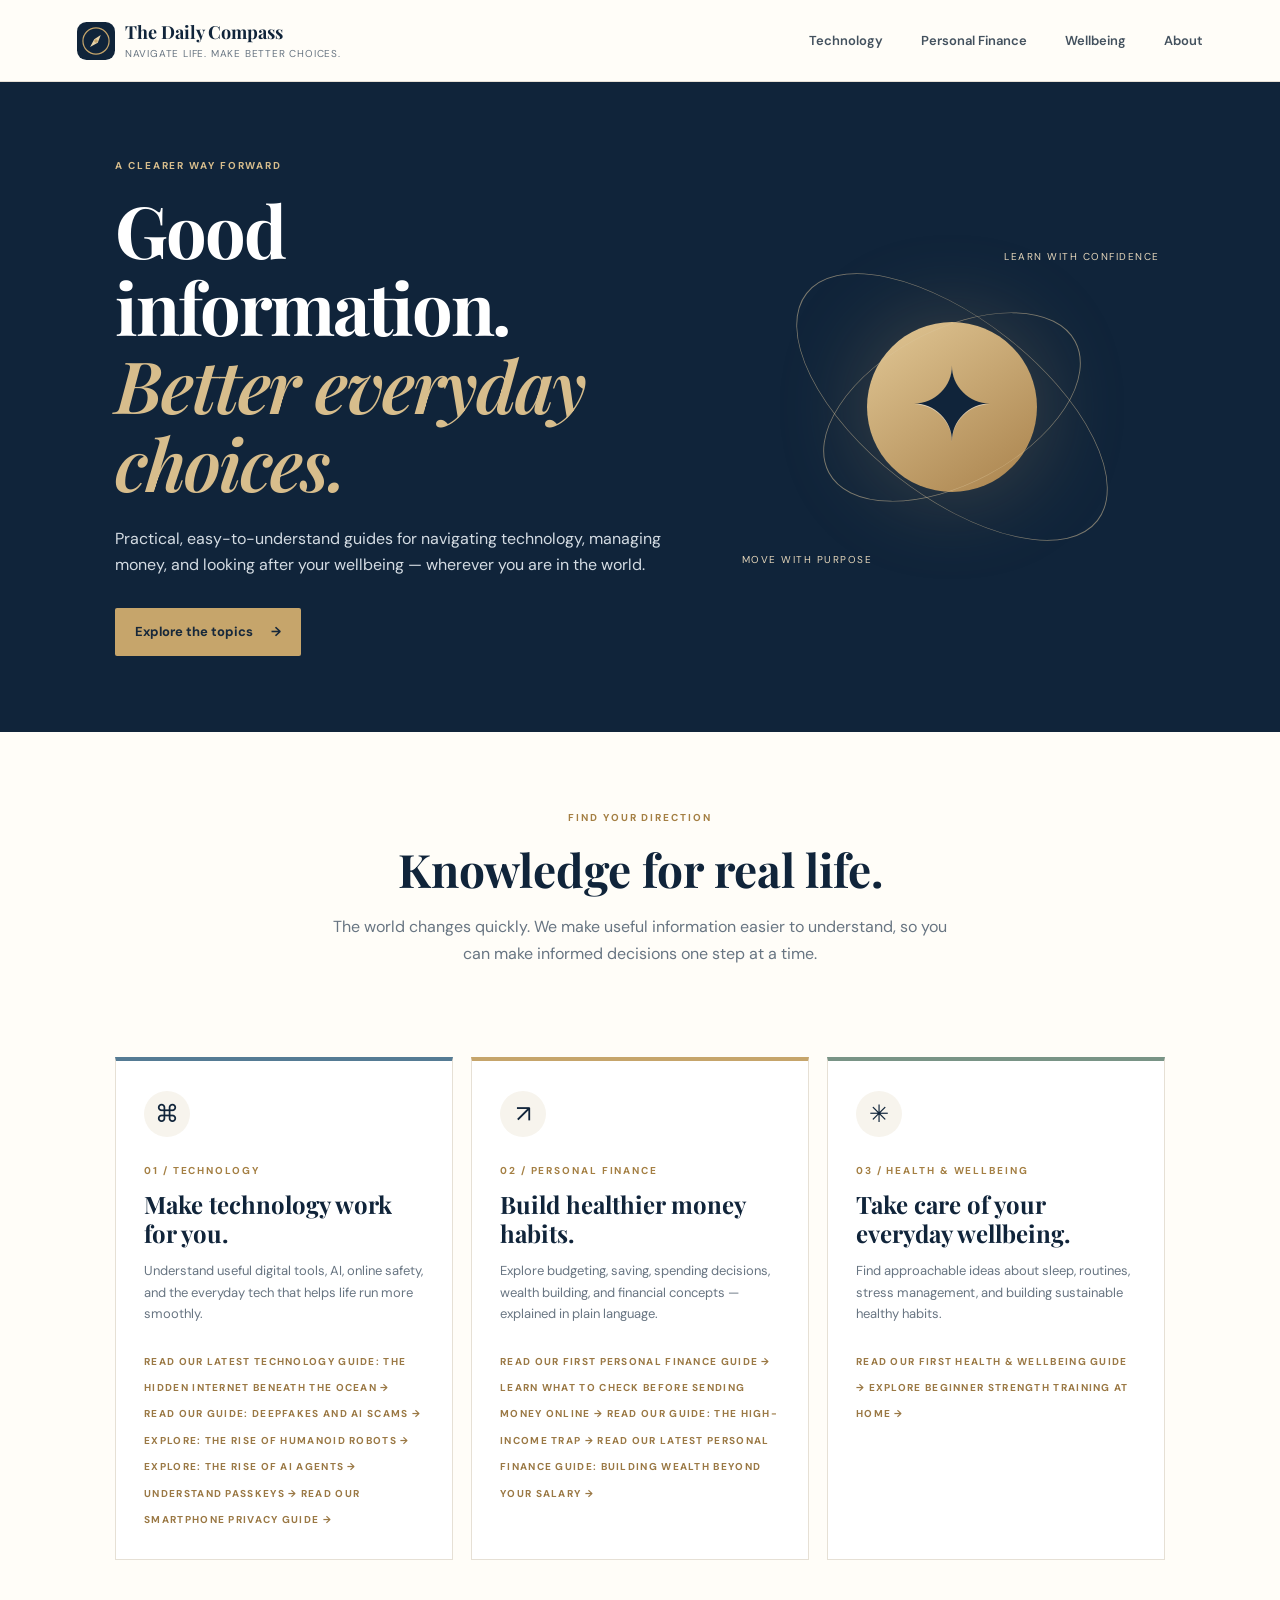
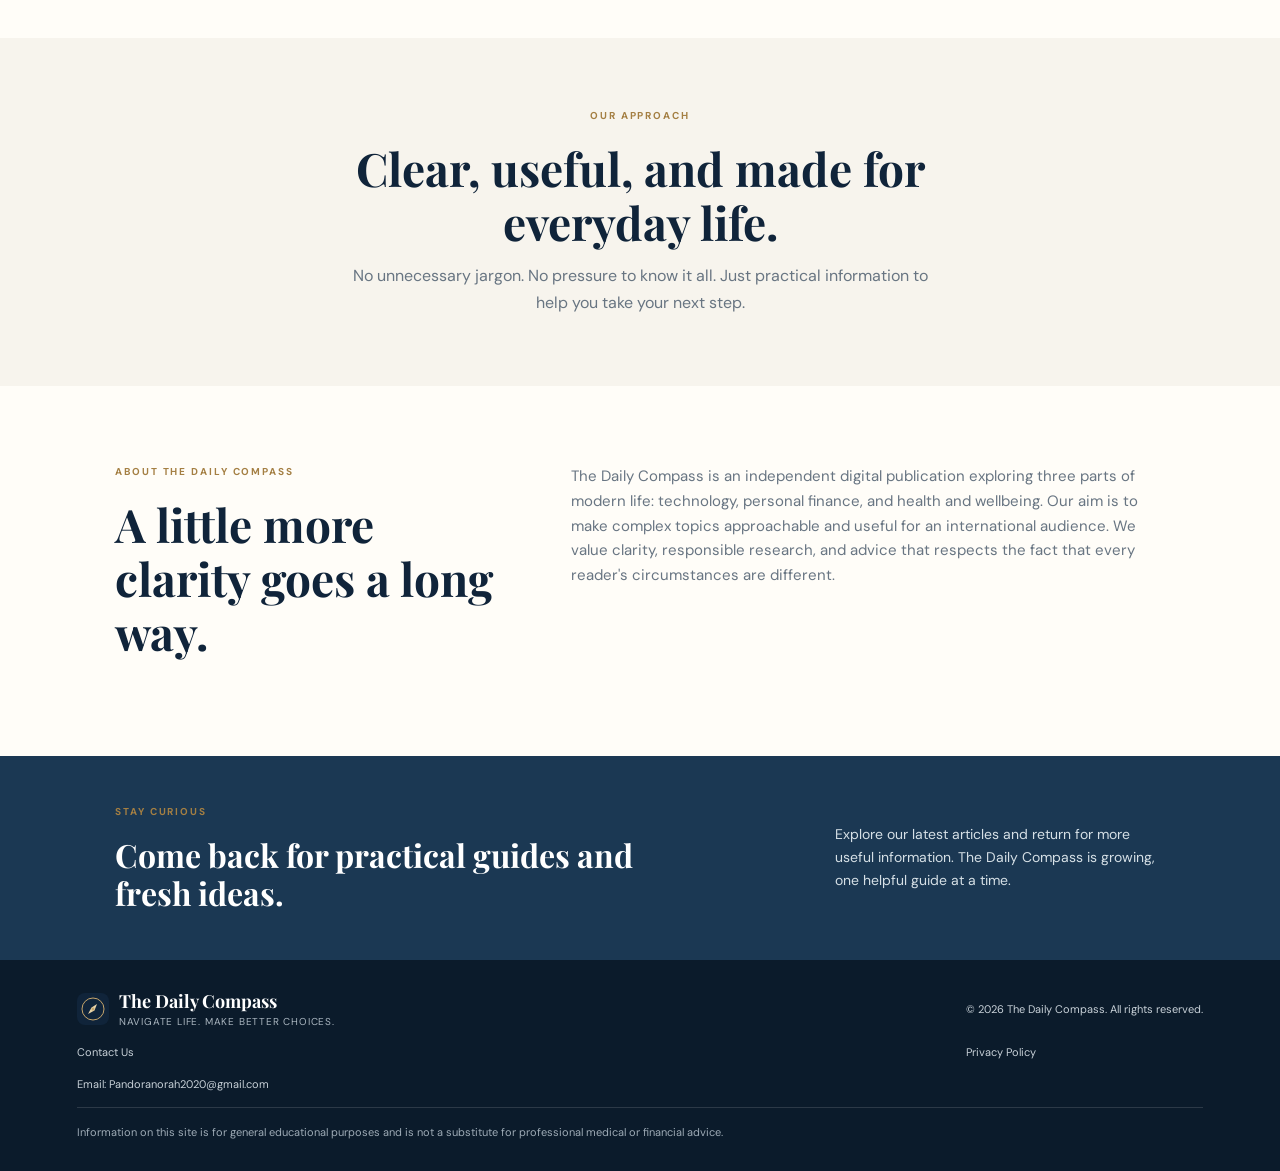
<file: index.html>
<!doctype html>
<html lang="en">

<head>
<meta charset="utf-8">
<meta name="viewport" content="width=device-width, initial-scale=1">

<title>The Daily Compass | Navigate Life. Make Better Choices.</title>

<meta name="description" content="The Daily Compass shares practical guides on technology, personal finance, and wellbeing to help you make better everyday decisions around the world.">

<!-- Google Search Console Verification: Cloudflare -->
<meta name="google-site-verification" content="niSRmLJpJioyuc1fLSVejvi6iPAMfOR2q-Q2uCCCyGE">

<!-- Google Search Console Verification: GitHub Pages -->
<meta name="google-site-verification" content="lFwDkpeKa295SKS8rfj2bWEa2eMhIiLLbjTRxKoqGhQ">

<meta name="theme-color" content="#10243a">

<!-- Social Sharing Metadata -->
<meta property="og:type" content="website">
<meta property="og:site_name" content="The Daily Compass">
<meta property="og:title" content="The Daily Compass | Navigate Life. Make Better Choices.">
<meta property="og:description" content="Practical, easy-to-understand guides on technology, personal finance, and health and wellbeing for readers around the world.">
<meta property="og:url" content="https://compass.dailycompass.workers.dev/">
<meta property="og:image" content="https://compass.dailycompass.workers.dev/compass.svg">
<meta property="og:image:alt" content="The Daily Compass publication logo">

<!-- Twitter Sharing Metadata -->
<meta name="twitter:card" content="summary">
<meta name="twitter:title" content="The Daily Compass | Navigate Life. Make Better Choices.">
<meta name="twitter:description" content="Practical guides on technology, personal finance, and wellbeing for readers around the world.">
<meta name="twitter:image" content="https://compass.dailycompass.workers.dev/compass.svg">

<!-- Favicon -->
<link rel="icon" href="compass.svg" type="image/svg+xml">

<!-- Stylesheet -->
<link rel="stylesheet" href="styles.css">

</head>

<body>

<header class="site-header">

<a class="brand" href="#home" aria-label="The Daily Compass home">
<img src="compass.svg" alt="" width="38" height="38">

<span>
<strong>The Daily Compass</strong>
<small>Navigate life. Make better choices.</small>
</span>
</a>

<button class="menu-toggle" aria-label="Open navigation" aria-expanded="false">☰</button>

<nav class="nav">
<a href="#technology">Technology</a>
<a href="#finance">Personal Finance</a>
<a href="#wellbeing">Wellbeing</a>
<a href="#about">About</a>
</nav>

</header>

<main id="home">

<!-- HERO SECTION -->

<section class="hero">

<div class="hero-copy">

<p class="eyebrow">A clearer way forward</p>

<h1>Good information.<br><em>Better everyday choices.</em></h1>

<p class="hero-text">
Practical, easy-to-understand guides for navigating technology,
managing money, and looking after your wellbeing — wherever you
are in the world.
</p>

<a class="button" href="#explore">
Explore the topics <span aria-hidden="true">→</span>
</a>

</div>

<div class="hero-art" aria-hidden="true">
<div class="sun"></div>
<div class="orbit orbit-one"></div>
<div class="orbit orbit-two"></div>
<div class="compass-mark">✦</div>
<span class="art-label label-top">Learn with confidence</span>
<span class="art-label label-bottom">Move with purpose</span>
</div>

</section>

<!-- INTRODUCTION -->

<section class="intro section" id="explore">

<p class="eyebrow">Find your direction</p>

<h2>Knowledge for real life.</h2>

<p class="section-lead">
The world changes quickly. We make useful information easier to
understand, so you can make informed decisions one step at a time.
</p>

</section>

<!-- TOPIC CARDS -->

<section class="topics section">

<!-- TECHNOLOGY -->

<article class="topic-card tech" id="technology">

<div class="topic-icon" aria-hidden="true">⌘</div>

<p class="eyebrow">01 / Technology</p>

<h3>Make technology work for you.</h3>

<p>
Understand useful digital tools, AI, online safety, and the
everyday tech that helps life run more smoothly.
</p>

<a class="coming" href="the-hidden-internet-beneath-the-ocean">
Read our latest Technology guide: The Hidden Internet Beneath the Ocean →
</a>

<a class="coming" href="deepfakes-ai-scams-how-to-recognise-fakes.html">
Read our guide: Deepfakes and AI Scams →
</a>

<a class="coming" href="rise-of-humanoid-robots-everyday-life.html">
Explore: The Rise of Humanoid Robots →
</a>

<a class="coming" href="rise-of-ai-agents-future-of-work.html">
Explore: The Rise of AI Agents →
</a>

<a class="coming" href="passkeys-explained.html">
Understand Passkeys →
</a>

<a class="coming" href="technology-smartphone-privacy.html">
Read our smartphone privacy guide →
</a>

</article>

<!-- PERSONAL FINANCE -->

<article class="topic-card money" id="finance">

<div class="topic-icon" aria-hidden="true">↗</div>

<p class="eyebrow">02 / Personal Finance</p>

<h3>Build healthier money habits.</h3>

<p>
Explore budgeting, saving, spending decisions, wealth building,
and financial concepts — explained in plain language.
</p>

<a class="coming" href="simple-monthly-budget.html">
Read our first Personal Finance guide →
</a>

<a class="coming" href="checks-before-sending-money-online.html">
Learn what to check before sending money online →
</a>

<a class="coming" href="the-wealth-gap-high-income-financial-freedom.html">
Read our guide: The High-Income Trap →
</a>

<a class="coming" href="building-wealth-beyond-your-salary-assets-equity-income.html">
Read our latest Personal Finance guide: Building Wealth Beyond Your Salary →
</a>

</article>

<!-- HEALTH AND WELLBEING -->

<article class="topic-card wellness" id="wellbeing">

<div class="topic-icon" aria-hidden="true">✳</div>

<p class="eyebrow">03 / Health &amp; Wellbeing</p>

<h3>Take care of your everyday wellbeing.</h3>

<p>
Find approachable ideas about sleep, routines, stress management,
and building sustainable healthy habits.
</p>

<a class="coming" href="seven-habits-better-sleep.html">
Read our first Health &amp; Wellbeing guide →
</a>

<a class="coming" href="beginner-strength-training-exercises-at-home.html">
Explore beginner strength training at home →
</a>

</article>

</section>

<!-- OUR APPROACH -->

<section class="quote-band">

<p class="eyebrow">Our approach</p>

<h2>Clear, useful, and made for everyday life.</h2>

<p>
No unnecessary jargon. No pressure to know it all. Just practical
information to help you take your next step.
</p>

</section>

<!-- ABOUT -->

<section class="about section" id="about">

<div>

<p class="eyebrow">About The Daily Compass</p>

<h2>A little more clarity goes a long way.</h2>

</div>

<p>
The Daily Compass is an independent digital publication exploring
three parts of modern life: technology, personal finance, and
health and wellbeing. Our aim is to make complex topics approachable
and useful for an international audience. We value clarity,
responsible research, and advice that respects the fact that
every reader's circumstances are different.
</p>

</section>

<!-- CONTACT STRIP -->

<section class="contact-strip" id="contact">

<div>

<p class="eyebrow">Stay curious</p>

<h2>Come back for practical guides and fresh ideas.</h2>

</div>

<p>
Explore our latest articles and return for more useful information.
The Daily Compass is growing, one helpful guide at a time.
</p>

</section>

</main>

<!-- FOOTER -->

<footer class="footer">

<a class="brand footer-brand" href="#home">

<img src="compass.svg" alt="" width="32" height="32">

<span>
<strong>The Daily Compass</strong>
<small>Navigate life. Make better choices.</small>
</span>

</a>

<p>© <span id="year"></span> The Daily Compass. All rights reserved.</p>

<p><a href="contact.html">Contact Us</a></p>

<p><a href="privacy-policy.html">Privacy Policy</a></p>

<p>
Email:
<a href="mailto:Pandoranorah2020@gmail.com">
Pandoranorah2020@gmail.com
</a>
</p>

<p class="disclaimer">
Information on this site is for general educational purposes and
is not a substitute for professional medical or financial advice.
</p>

</footer>

<script src="script.js"></script>

</body>
</html>
</file>
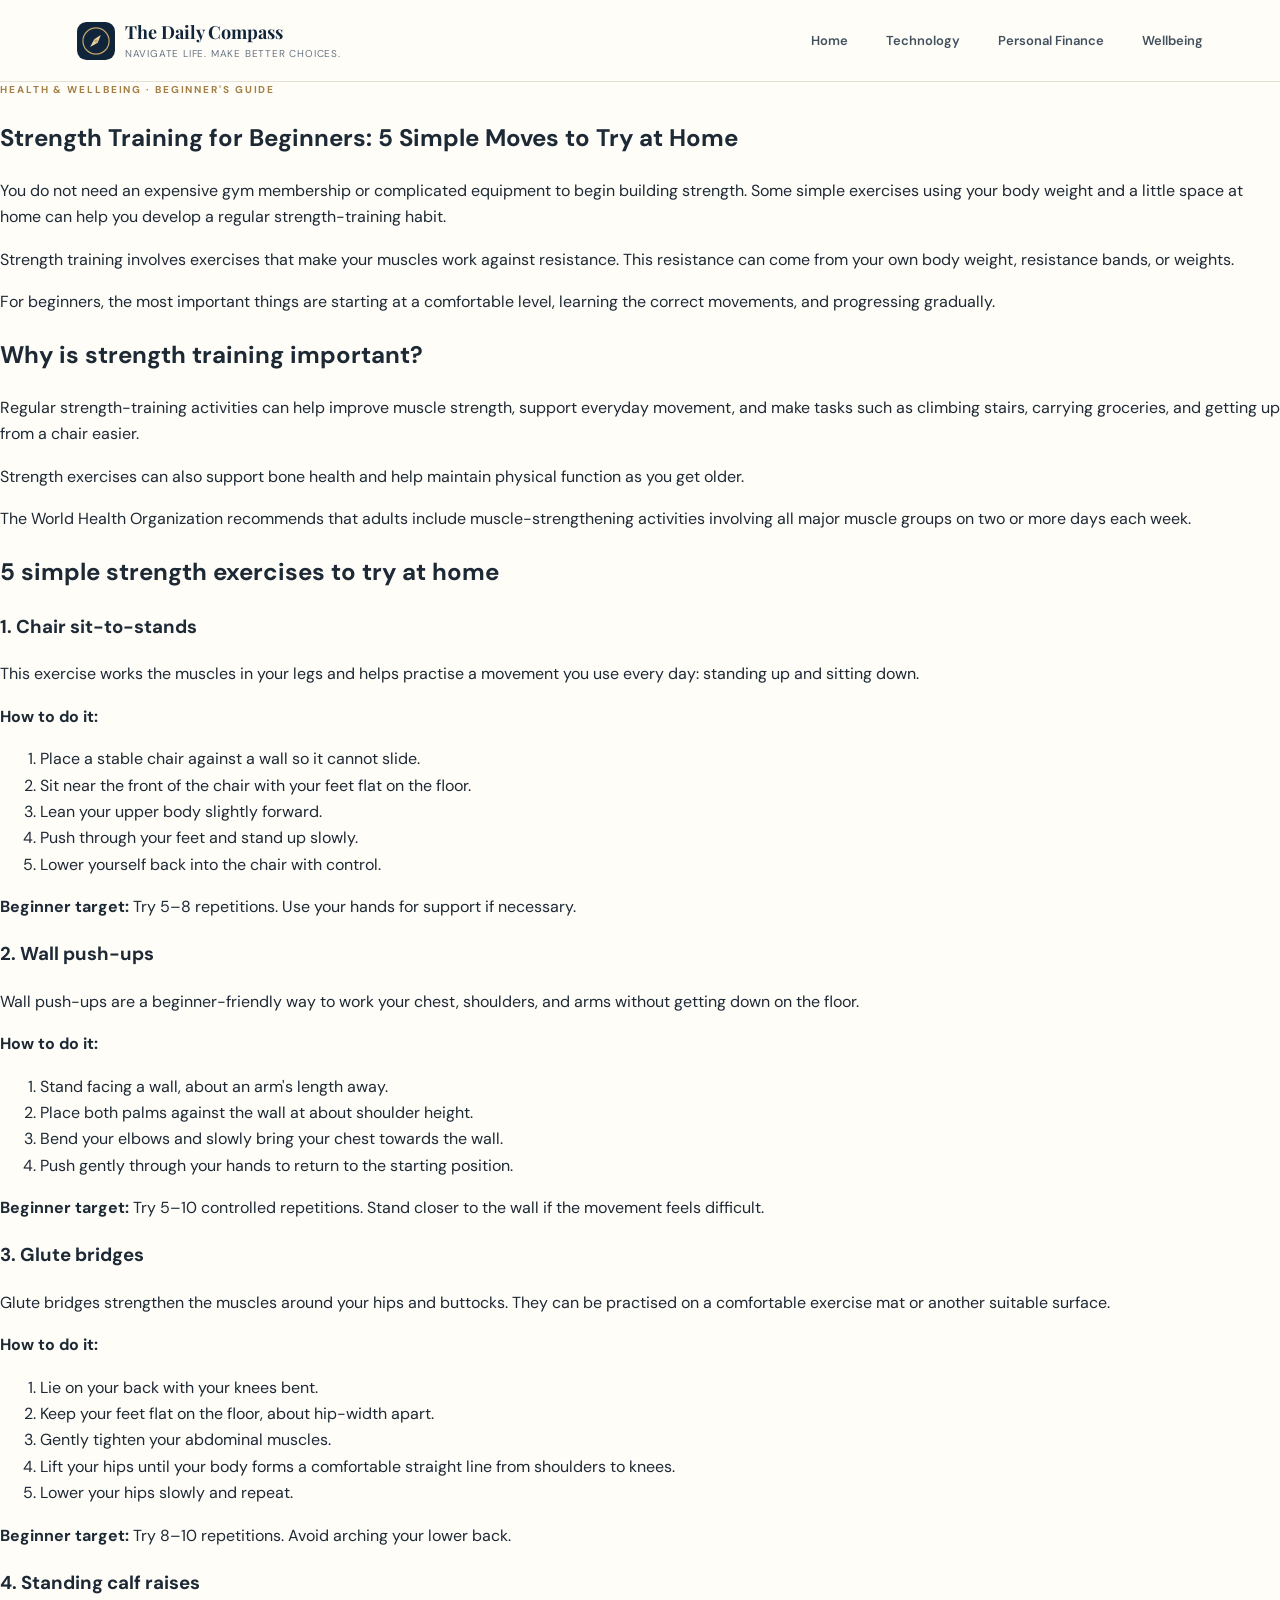
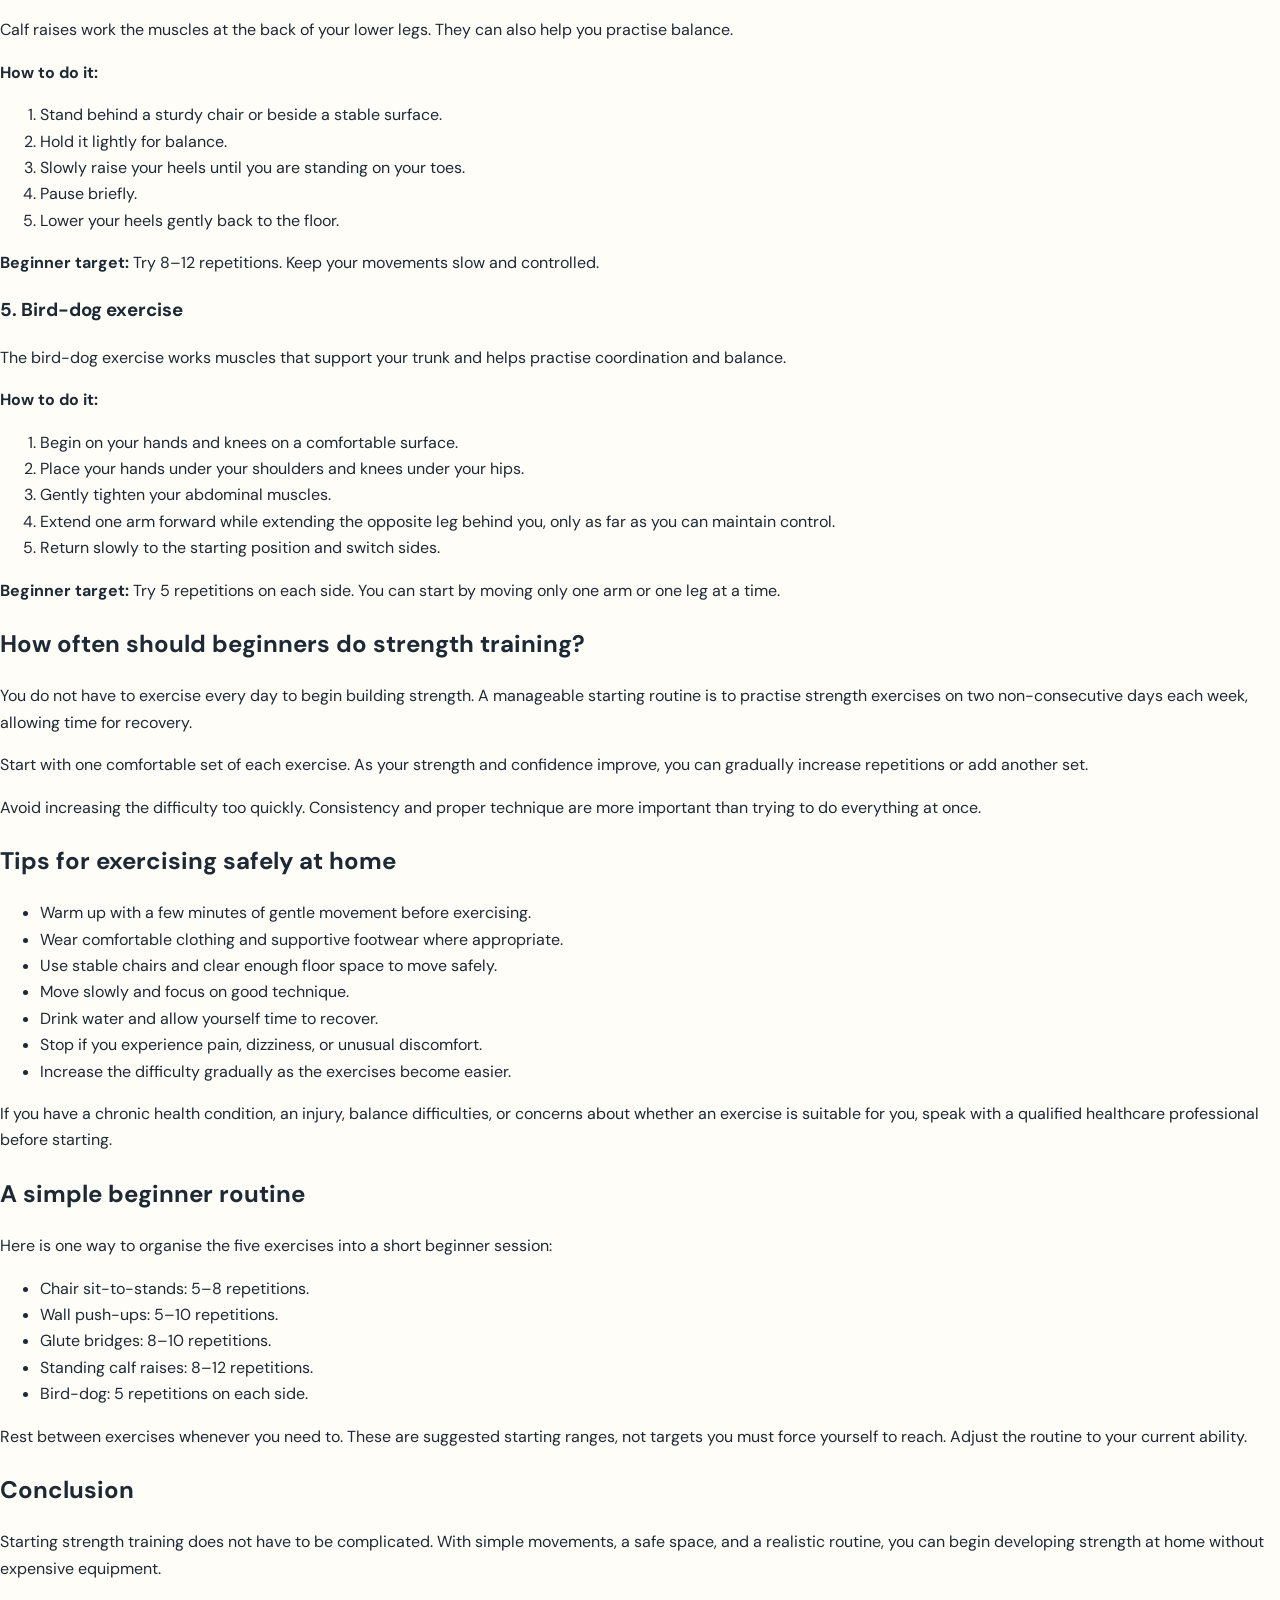
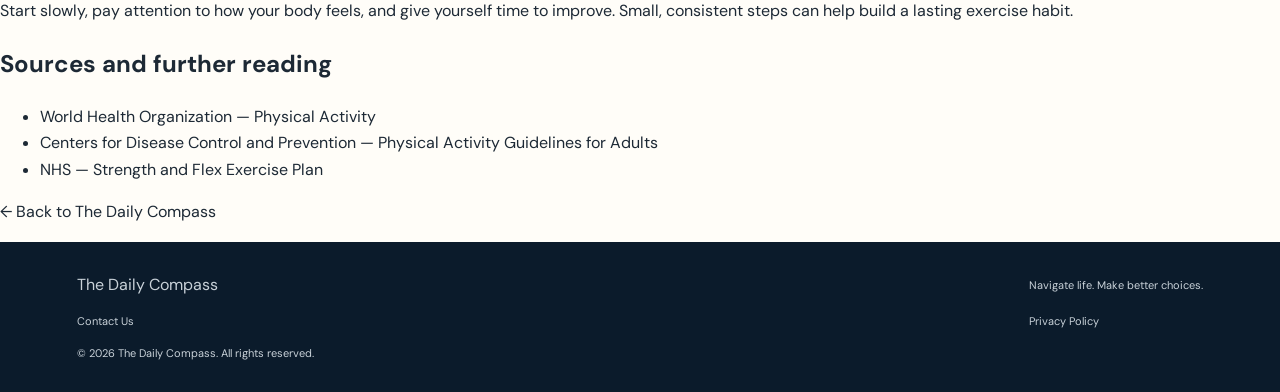
<file: beginner-strength-training-exercises-at-home.html>
<!DOCTYPE html>
<html lang="en">
<head>
  <meta charset="UTF-8">
  <meta name="viewport" content="width=device-width, initial-scale=1.0">
  <meta name="description" content="Discover five beginner-friendly strength exercises you can do at home, how to practise them safely, and how to build a simple exercise routine.">
  <meta name="theme-color" content="#10243a">
  <title>Strength Training for Beginners: 5 Simple Moves to Try at Home | The Daily Compass</title>
  <link rel="icon" href="compass.svg" type="image/svg+xml">
  <link rel="stylesheet" href="styles.css">
</head>

<body>

<header class="site-header">
  <a class="brand" href="index.html">
    <img src="compass.svg" alt="" width="38" height="38">
    <span>
      <strong>The Daily Compass</strong>
      <small>Navigate life. Make better choices.</small>
    </span>
  </a>

  <nav class="nav">
    <a href="index.html">Home</a>
    <a href="index.html#technology">Technology</a>
    <a href="index.html#finance">Personal Finance</a>
    <a href="index.html#wellbeing">Wellbeing</a>
  </nav>
</header>

<main class="article-page">
  <article class="article-content">

    <p class="eyebrow">HEALTH &amp; WELLBEING · BEGINNER'S GUIDE</p>

    <h1>Strength Training for Beginners: 5 Simple Moves to Try at Home</h1>

    <p class="article-intro">
      You do not need an expensive gym membership or complicated equipment
      to begin building strength. Some simple exercises using your body
      weight and a little space at home can help you develop a regular
      strength-training habit.
    </p>

    <p>
      Strength training involves exercises that make your muscles work
      against resistance. This resistance can come from your own body
      weight, resistance bands, or weights.
    </p>

    <p>
      For beginners, the most important things are starting at a
      comfortable level, learning the correct movements, and progressing
      gradually.
    </p>

    <h2>Why is strength training important?</h2>

    <p>
      Regular strength-training activities can help improve muscle
      strength, support everyday movement, and make tasks such as
      climbing stairs, carrying groceries, and getting up from a chair
      easier.
    </p>

    <p>
      Strength exercises can also support bone health and help maintain
      physical function as you get older.
    </p>

    <p>
      The World Health Organization recommends that adults include
      muscle-strengthening activities involving all major muscle groups
      on two or more days each week.
    </p>

    <h2>5 simple strength exercises to try at home</h2>

    <h3>1. Chair sit-to-stands</h3>

    <p>
      This exercise works the muscles in your legs and helps practise
      a movement you use every day: standing up and sitting down.
    </p>

    <p><strong>How to do it:</strong></p>

    <ol>
      <li>Place a stable chair against a wall so it cannot slide.</li>
      <li>Sit near the front of the chair with your feet flat on the floor.</li>
      <li>Lean your upper body slightly forward.</li>
      <li>Push through your feet and stand up slowly.</li>
      <li>Lower yourself back into the chair with control.</li>
    </ol>

    <p>
      <strong>Beginner target:</strong> Try 5–8 repetitions.
      Use your hands for support if necessary.
    </p>

    <h3>2. Wall push-ups</h3>

    <p>
      Wall push-ups are a beginner-friendly way to work your chest,
      shoulders, and arms without getting down on the floor.
    </p>

    <p><strong>How to do it:</strong></p>

    <ol>
      <li>Stand facing a wall, about an arm's length away.</li>
      <li>Place both palms against the wall at about shoulder height.</li>
      <li>Bend your elbows and slowly bring your chest towards the wall.</li>
      <li>Push gently through your hands to return to the starting position.</li>
    </ol>

    <p>
      <strong>Beginner target:</strong> Try 5–10 controlled repetitions.
      Stand closer to the wall if the movement feels difficult.
    </p>

    <h3>3. Glute bridges</h3>

    <p>
      Glute bridges strengthen the muscles around your hips and buttocks.
      They can be practised on a comfortable exercise mat or another
      suitable surface.
    </p>

    <p><strong>How to do it:</strong></p>

    <ol>
      <li>Lie on your back with your knees bent.</li>
      <li>Keep your feet flat on the floor, about hip-width apart.</li>
      <li>Gently tighten your abdominal muscles.</li>
      <li>Lift your hips until your body forms a comfortable straight line from shoulders to knees.</li>
      <li>Lower your hips slowly and repeat.</li>
    </ol>

    <p>
      <strong>Beginner target:</strong> Try 8–10 repetitions.
      Avoid arching your lower back.
    </p>

    <h3>4. Standing calf raises</h3>

    <p>
      Calf raises work the muscles at the back of your lower legs.
      They can also help you practise balance.
    </p>

    <p><strong>How to do it:</strong></p>

    <ol>
      <li>Stand behind a sturdy chair or beside a stable surface.</li>
      <li>Hold it lightly for balance.</li>
      <li>Slowly raise your heels until you are standing on your toes.</li>
      <li>Pause briefly.</li>
      <li>Lower your heels gently back to the floor.</li>
    </ol>

    <p>
      <strong>Beginner target:</strong> Try 8–12 repetitions.
      Keep your movements slow and controlled.
    </p>

    <h3>5. Bird-dog exercise</h3>

    <p>
      The bird-dog exercise works muscles that support your trunk and
      helps practise coordination and balance.
    </p>

    <p><strong>How to do it:</strong></p>

    <ol>
      <li>Begin on your hands and knees on a comfortable surface.</li>
      <li>Place your hands under your shoulders and knees under your hips.</li>
      <li>Gently tighten your abdominal muscles.</li>
      <li>Extend one arm forward while extending the opposite leg behind you, only as far as you can maintain control.</li>
      <li>Return slowly to the starting position and switch sides.</li>
    </ol>

    <p>
      <strong>Beginner target:</strong> Try 5 repetitions on each side.
      You can start by moving only one arm or one leg at a time.
    </p>

    <h2>How often should beginners do strength training?</h2>

    <p>
      You do not have to exercise every day to begin building strength.
      A manageable starting routine is to practise strength exercises
      on two non-consecutive days each week, allowing time for recovery.
    </p>

    <p>
      Start with one comfortable set of each exercise. As your strength
      and confidence improve, you can gradually increase repetitions
      or add another set.
    </p>

    <p>
      Avoid increasing the difficulty too quickly. Consistency and
      proper technique are more important than trying to do everything
      at once.
    </p>

    <h2>Tips for exercising safely at home</h2>

    <ul>
      <li>Warm up with a few minutes of gentle movement before exercising.</li>
      <li>Wear comfortable clothing and supportive footwear where appropriate.</li>
      <li>Use stable chairs and clear enough floor space to move safely.</li>
      <li>Move slowly and focus on good technique.</li>
      <li>Drink water and allow yourself time to recover.</li>
      <li>Stop if you experience pain, dizziness, or unusual discomfort.</li>
      <li>Increase the difficulty gradually as the exercises become easier.</li>
    </ul>

    <p>
      If you have a chronic health condition, an injury, balance
      difficulties, or concerns about whether an exercise is suitable
      for you, speak with a qualified healthcare professional before
      starting.
    </p>

    <h2>A simple beginner routine</h2>

    <p>
      Here is one way to organise the five exercises into a short
      beginner session:
    </p>

    <ul>
      <li>Chair sit-to-stands: 5–8 repetitions.</li>
      <li>Wall push-ups: 5–10 repetitions.</li>
      <li>Glute bridges: 8–10 repetitions.</li>
      <li>Standing calf raises: 8–12 repetitions.</li>
      <li>Bird-dog: 5 repetitions on each side.</li>
    </ul>

    <p>
      Rest between exercises whenever you need to. These are suggested
      starting ranges, not targets you must force yourself to reach.
      Adjust the routine to your current ability.
    </p>

    <h2>Conclusion</h2>

    <p>
      Starting strength training does not have to be complicated.
      With simple movements, a safe space, and a realistic routine,
      you can begin developing strength at home without expensive
      equipment.
    </p>

    <p>
      Start slowly, pay attention to how your body feels, and give
      yourself time to improve. Small, consistent steps can help
      build a lasting exercise habit.
    </p>

    <h2>Sources and further reading</h2>

    <ul>
      <li>
        <a href="https://www.who.int/news-room/fact-sheets/detail/physical-activity"
           target="_blank" rel="noopener noreferrer">
          World Health Organization — Physical Activity
        </a>
      </li>
      <li>
        <a href="https://www.cdc.gov/physical-activity-basics/guidelines/adults.html"
           target="_blank" rel="noopener noreferrer">
          Centers for Disease Control and Prevention — Physical Activity Guidelines for Adults
        </a>
      </li>
      <li>
        <a href="https://www.nhs.uk/live-well/exercise/strength-and-flex-exercise-plan/"
           target="_blank" rel="noopener noreferrer">
          NHS — Strength and Flex Exercise Plan
        </a>
      </li>
    </ul>

    <p class="article-back">
      <a href="index.html">← Back to The Daily Compass</a>
    </p>

  </article>
</main>

<footer class="footer">
  <a href="index.html">The Daily Compass</a>
  <p>Navigate life. Make better choices.</p>
  <p><a href="contact.html">Contact Us</a></p>
  <p><a href="privacy-policy.html">Privacy Policy</a></p>
  <p>© 2026 The Daily Compass. All rights reserved.</p>
</footer>

</body>
</html>
</file>
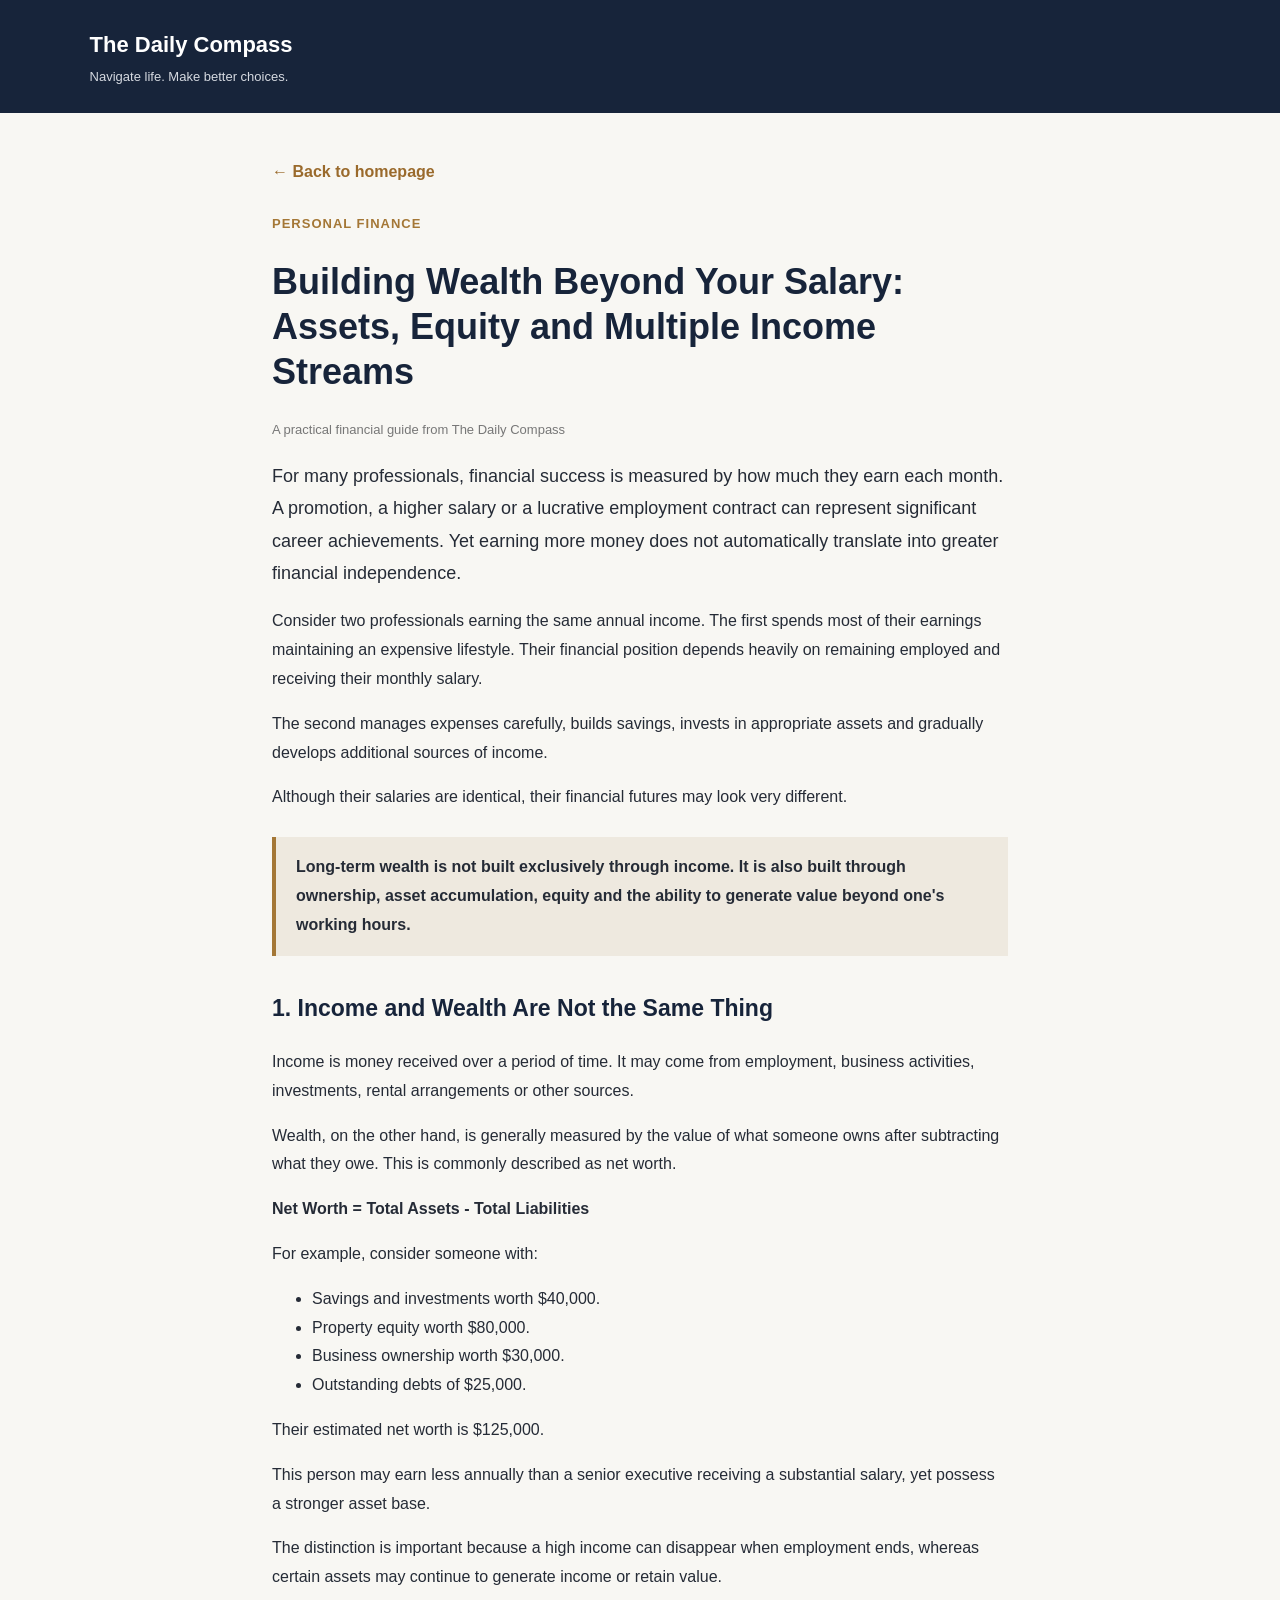
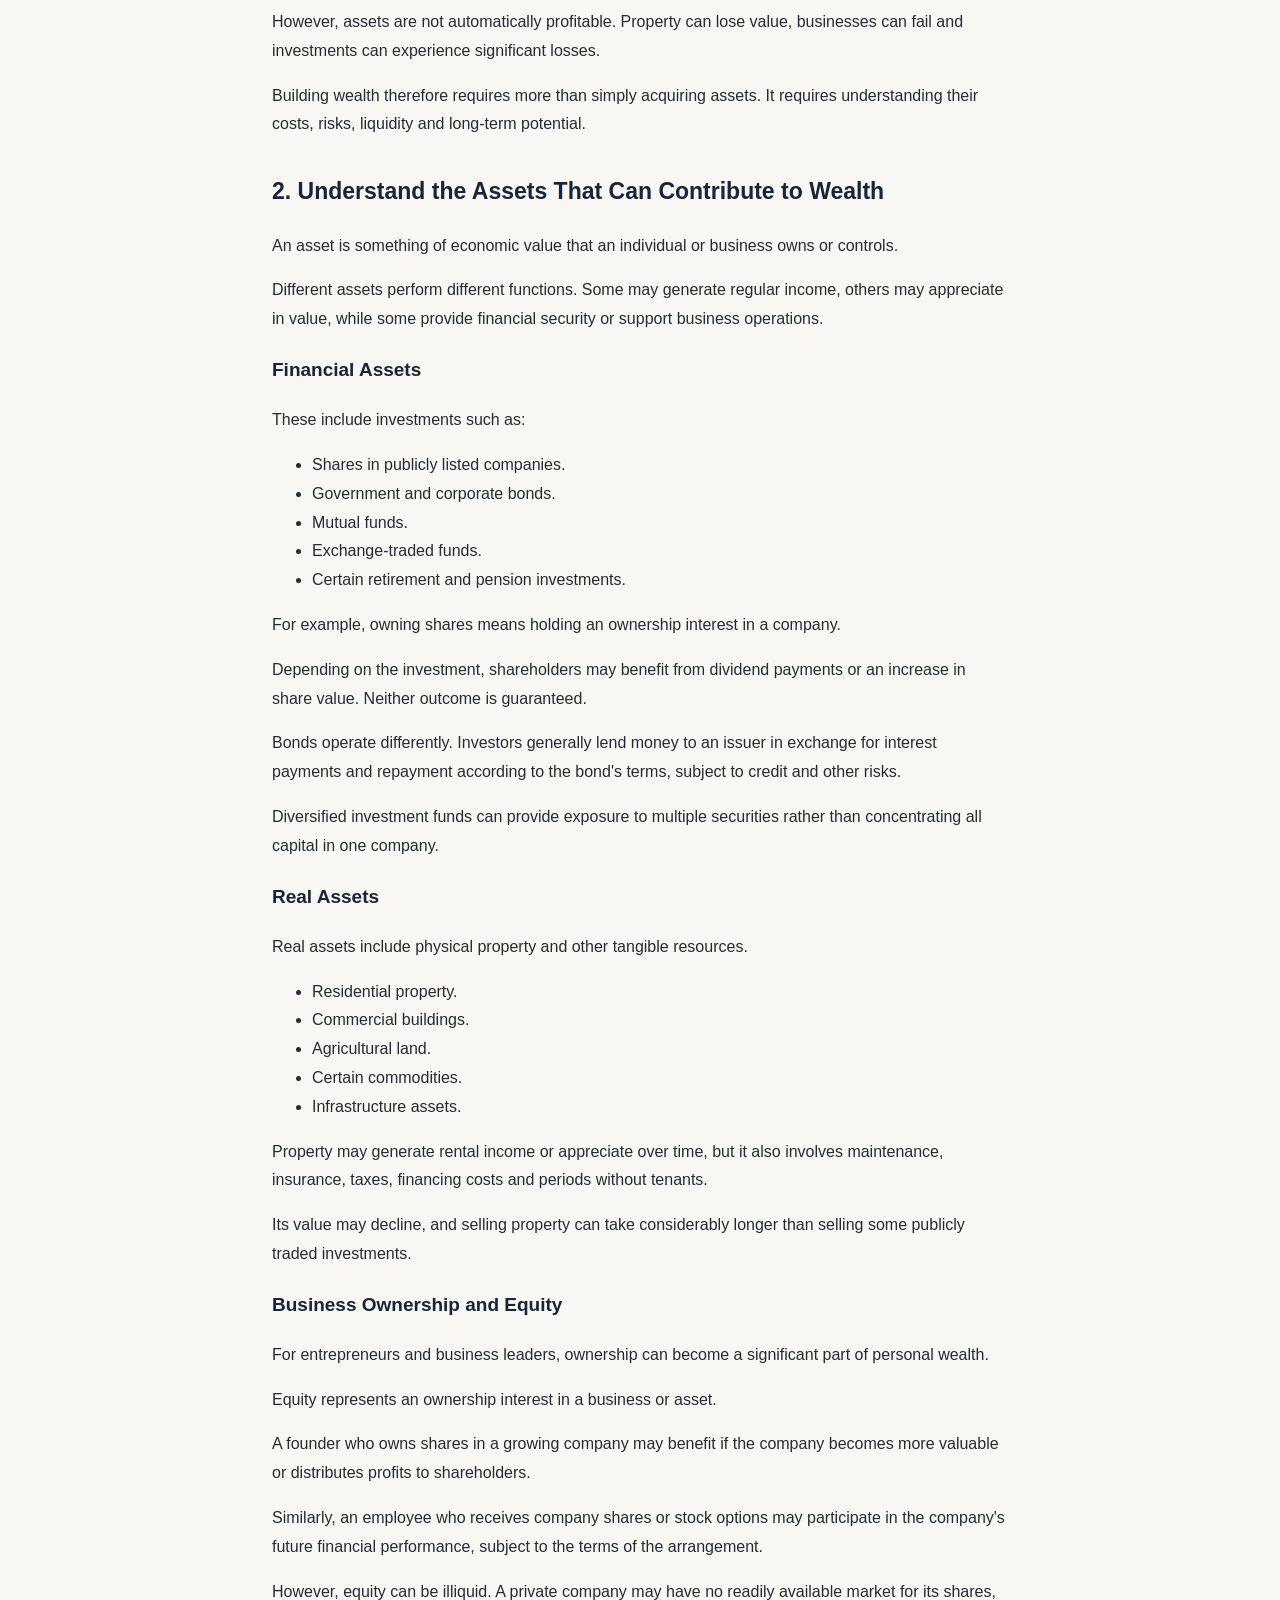
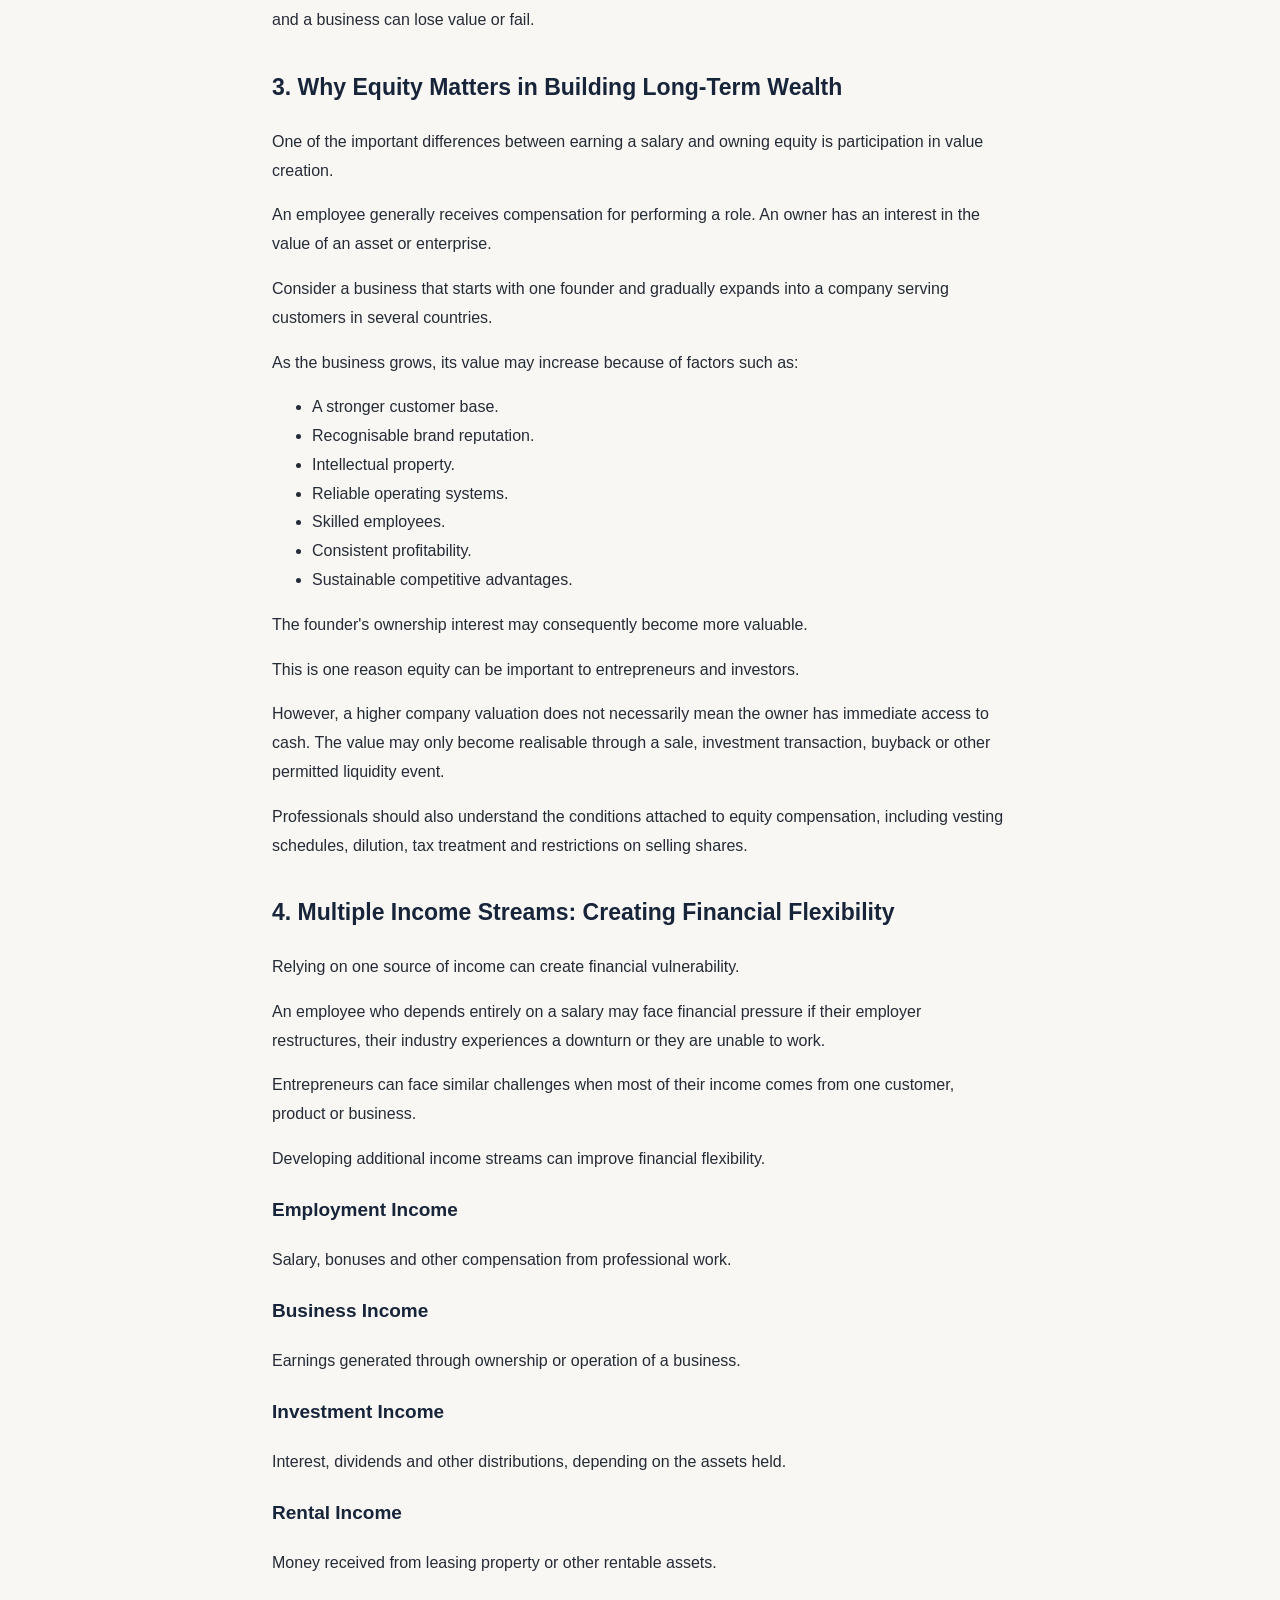
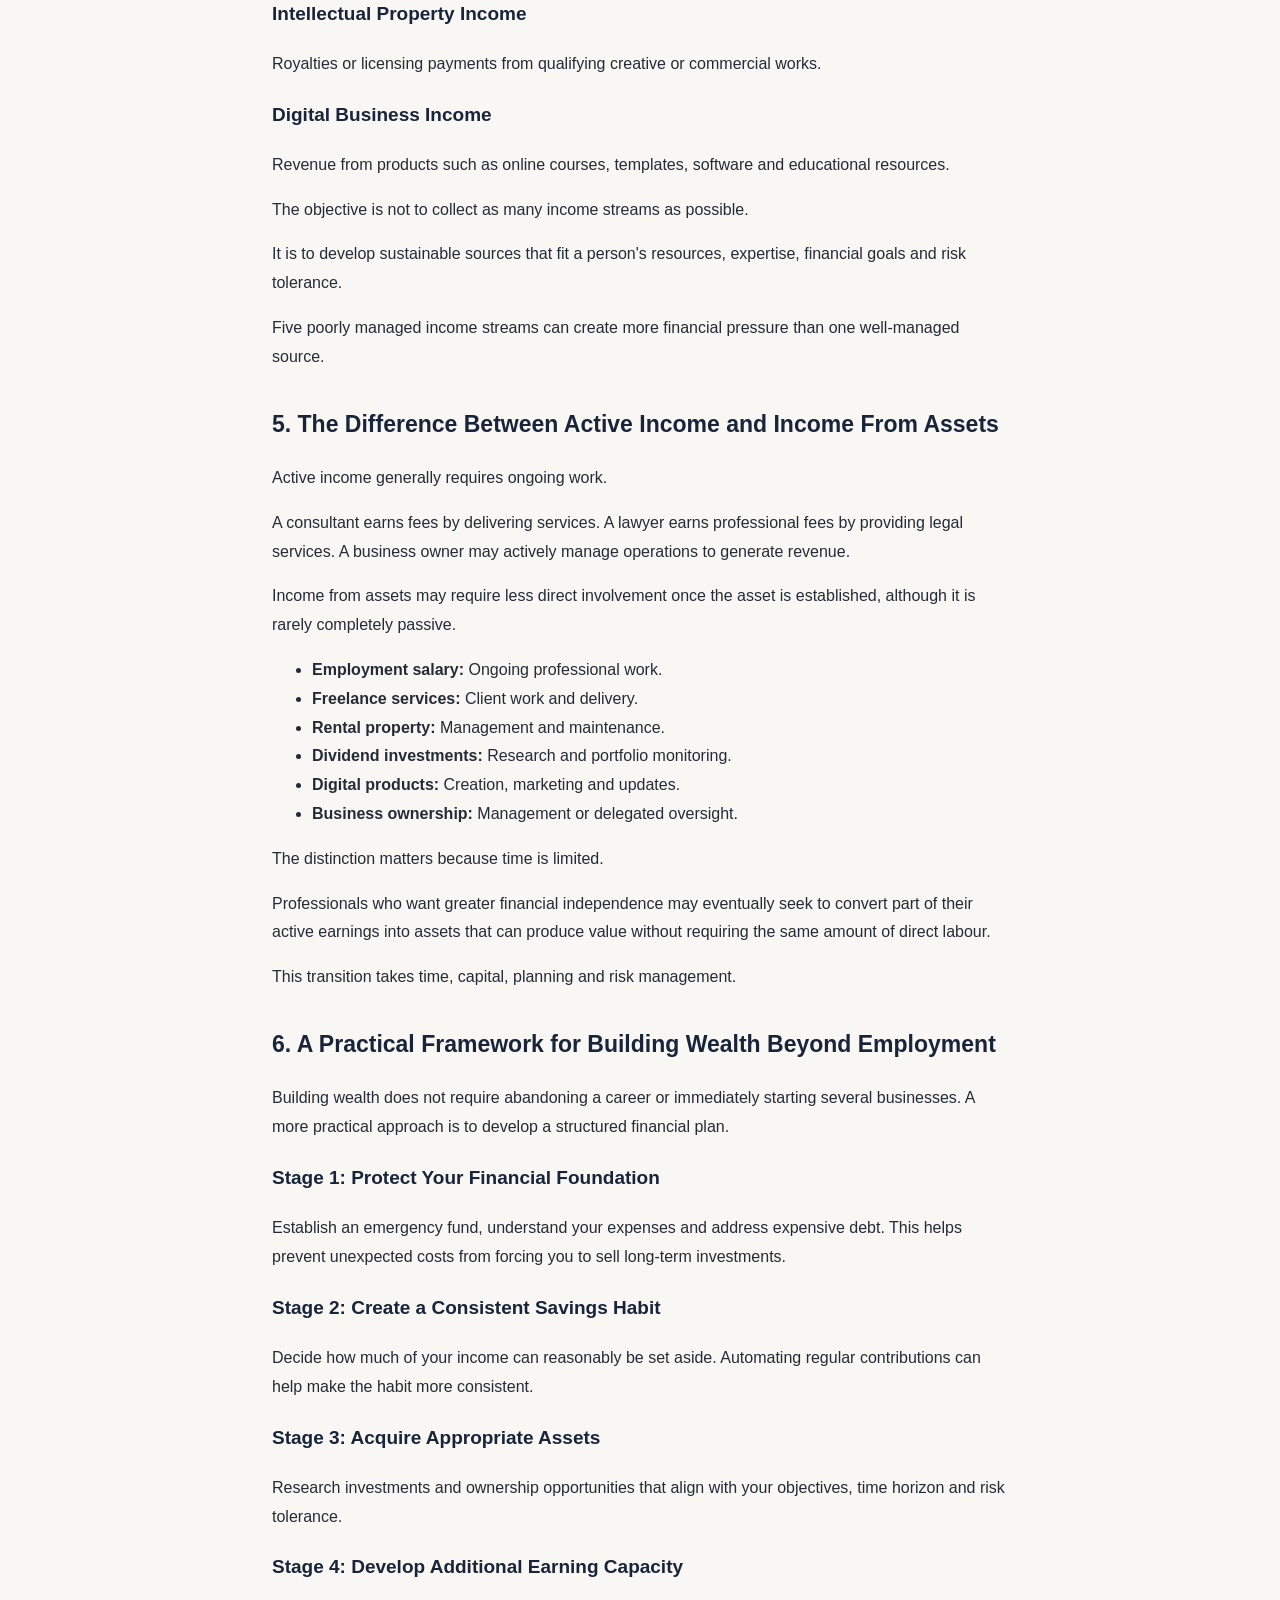
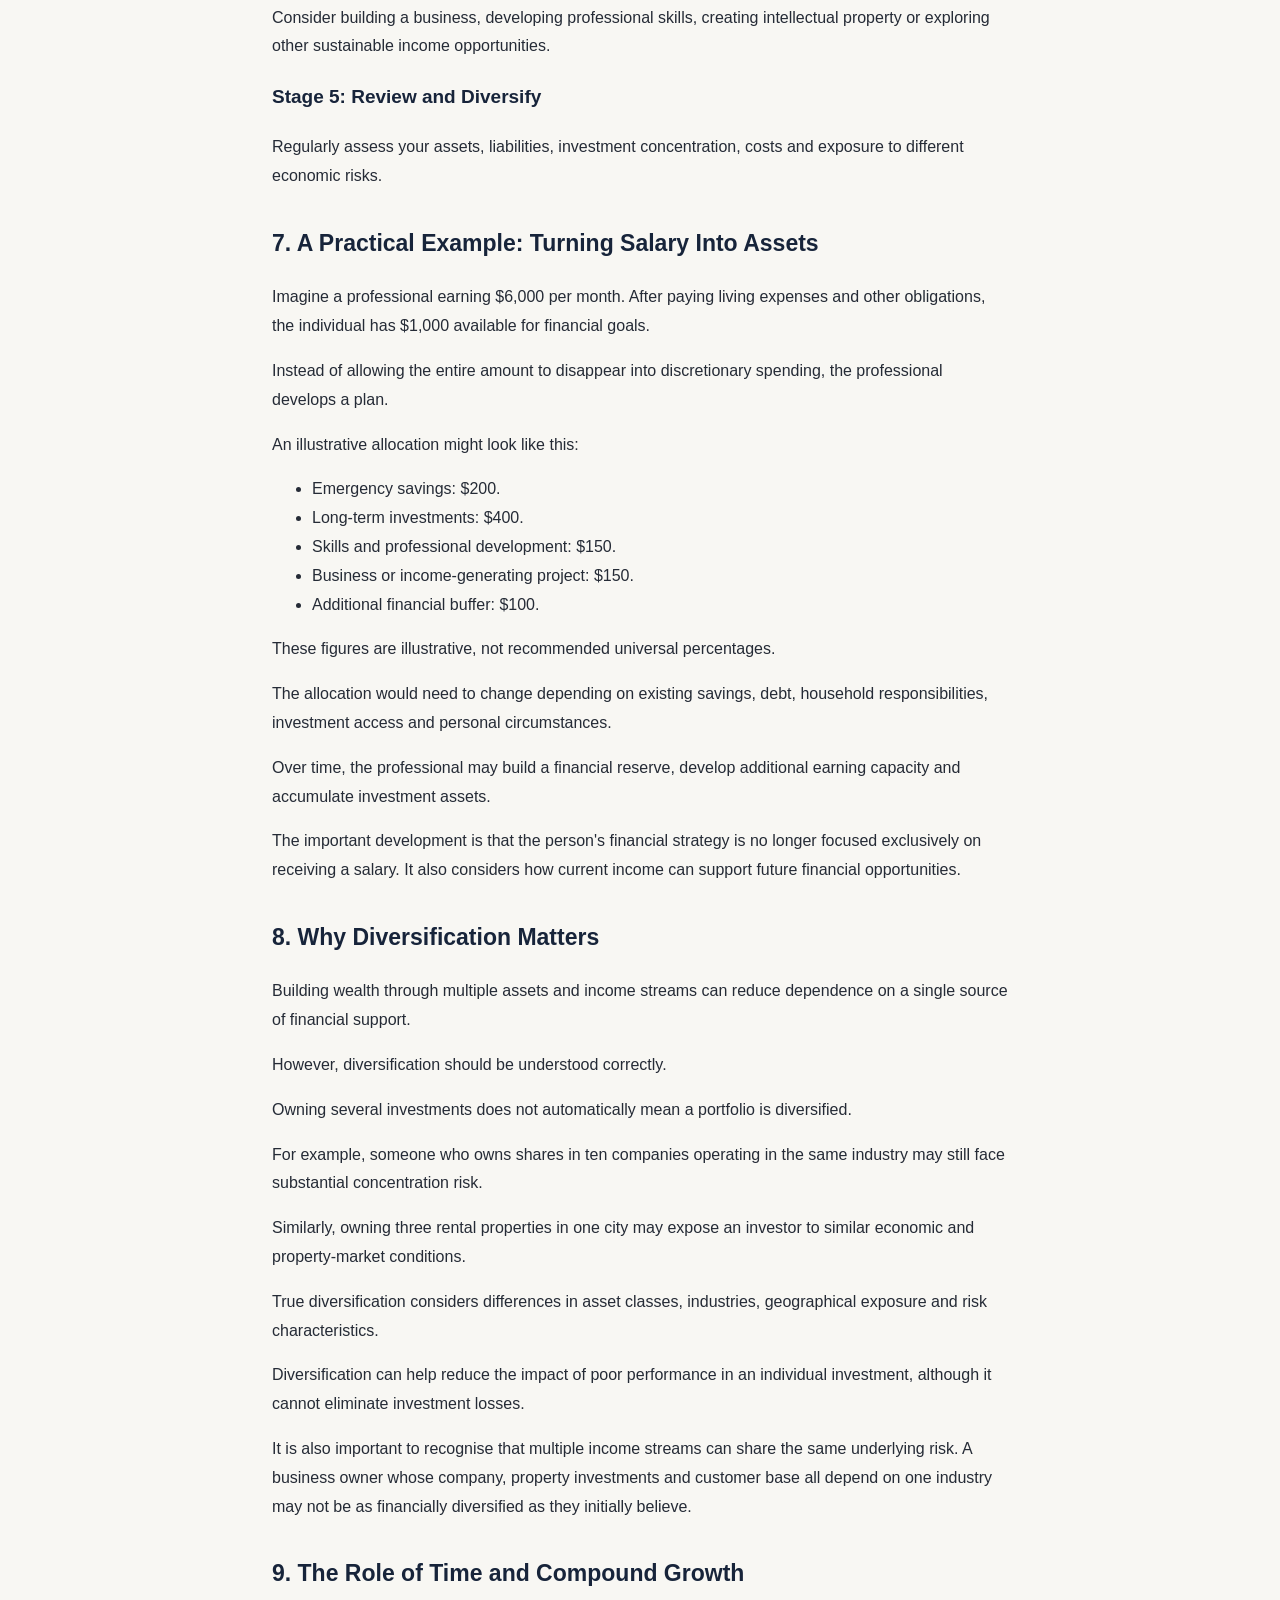
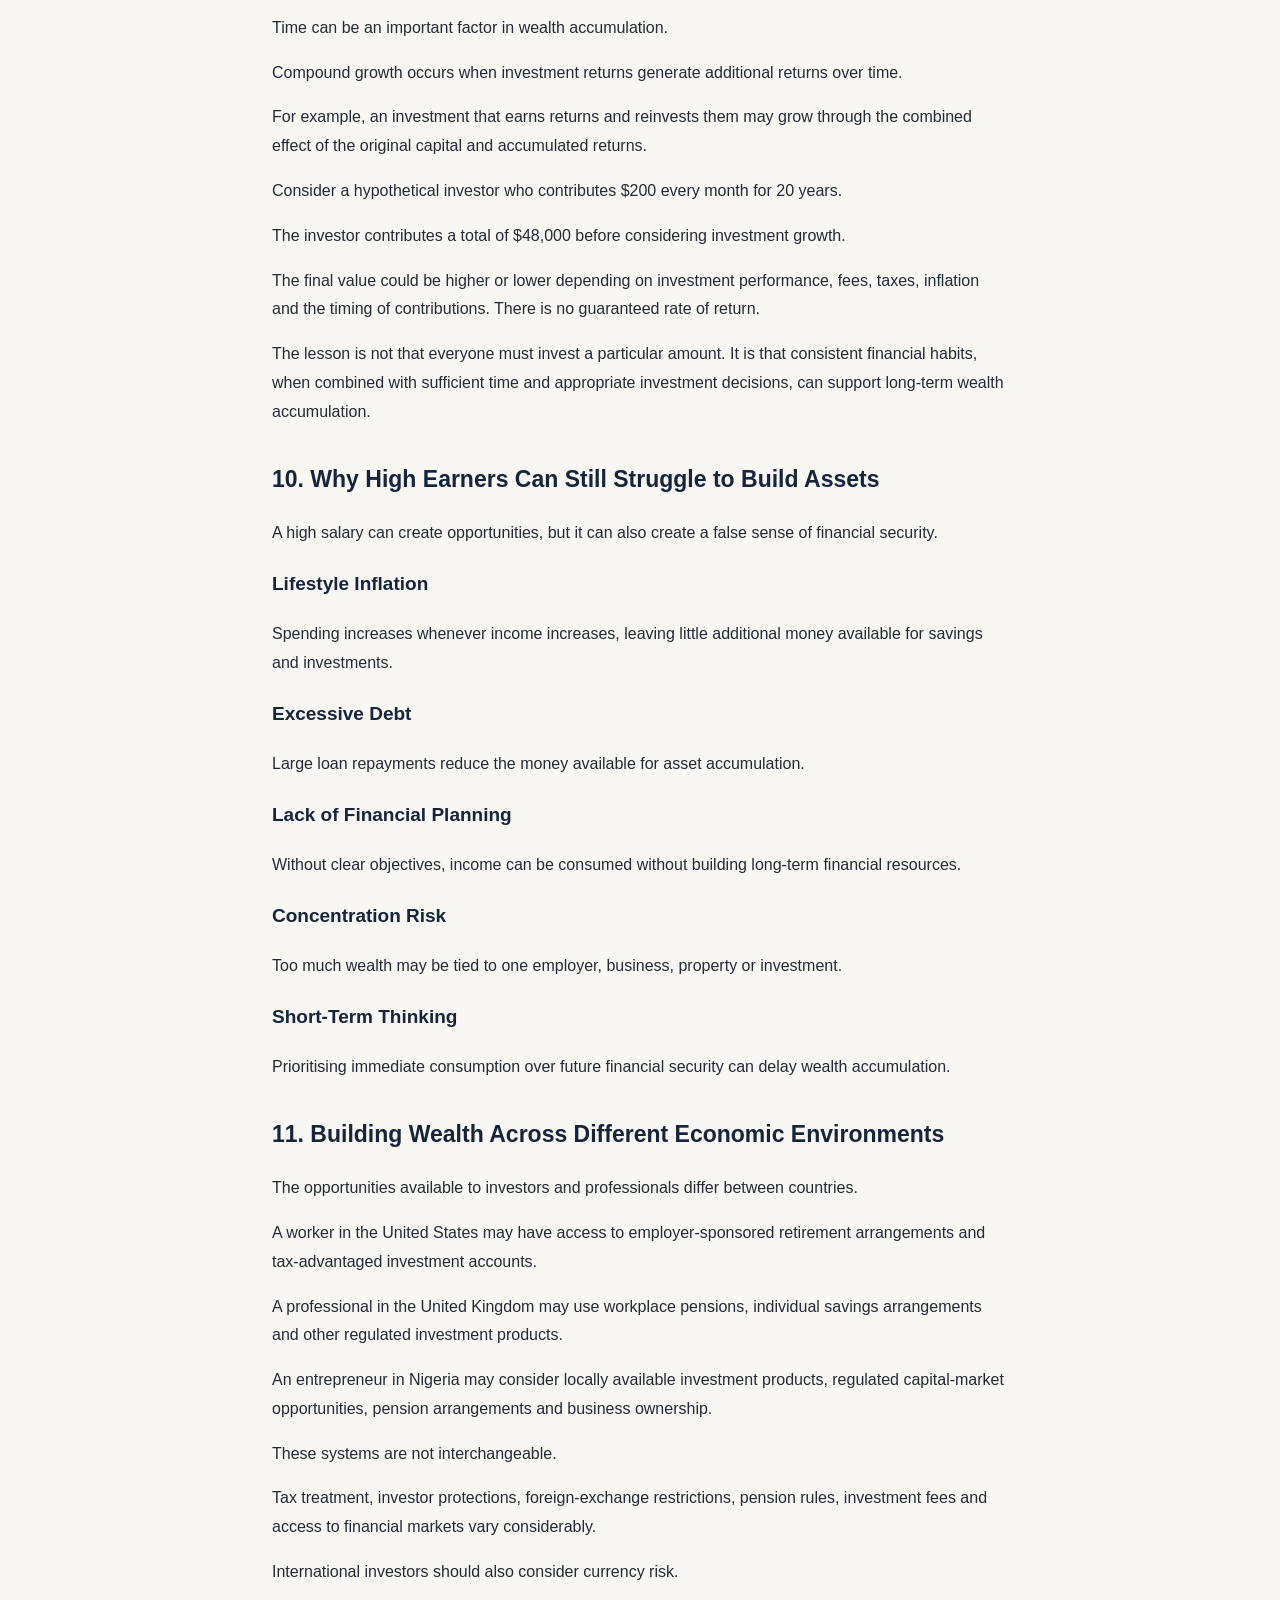
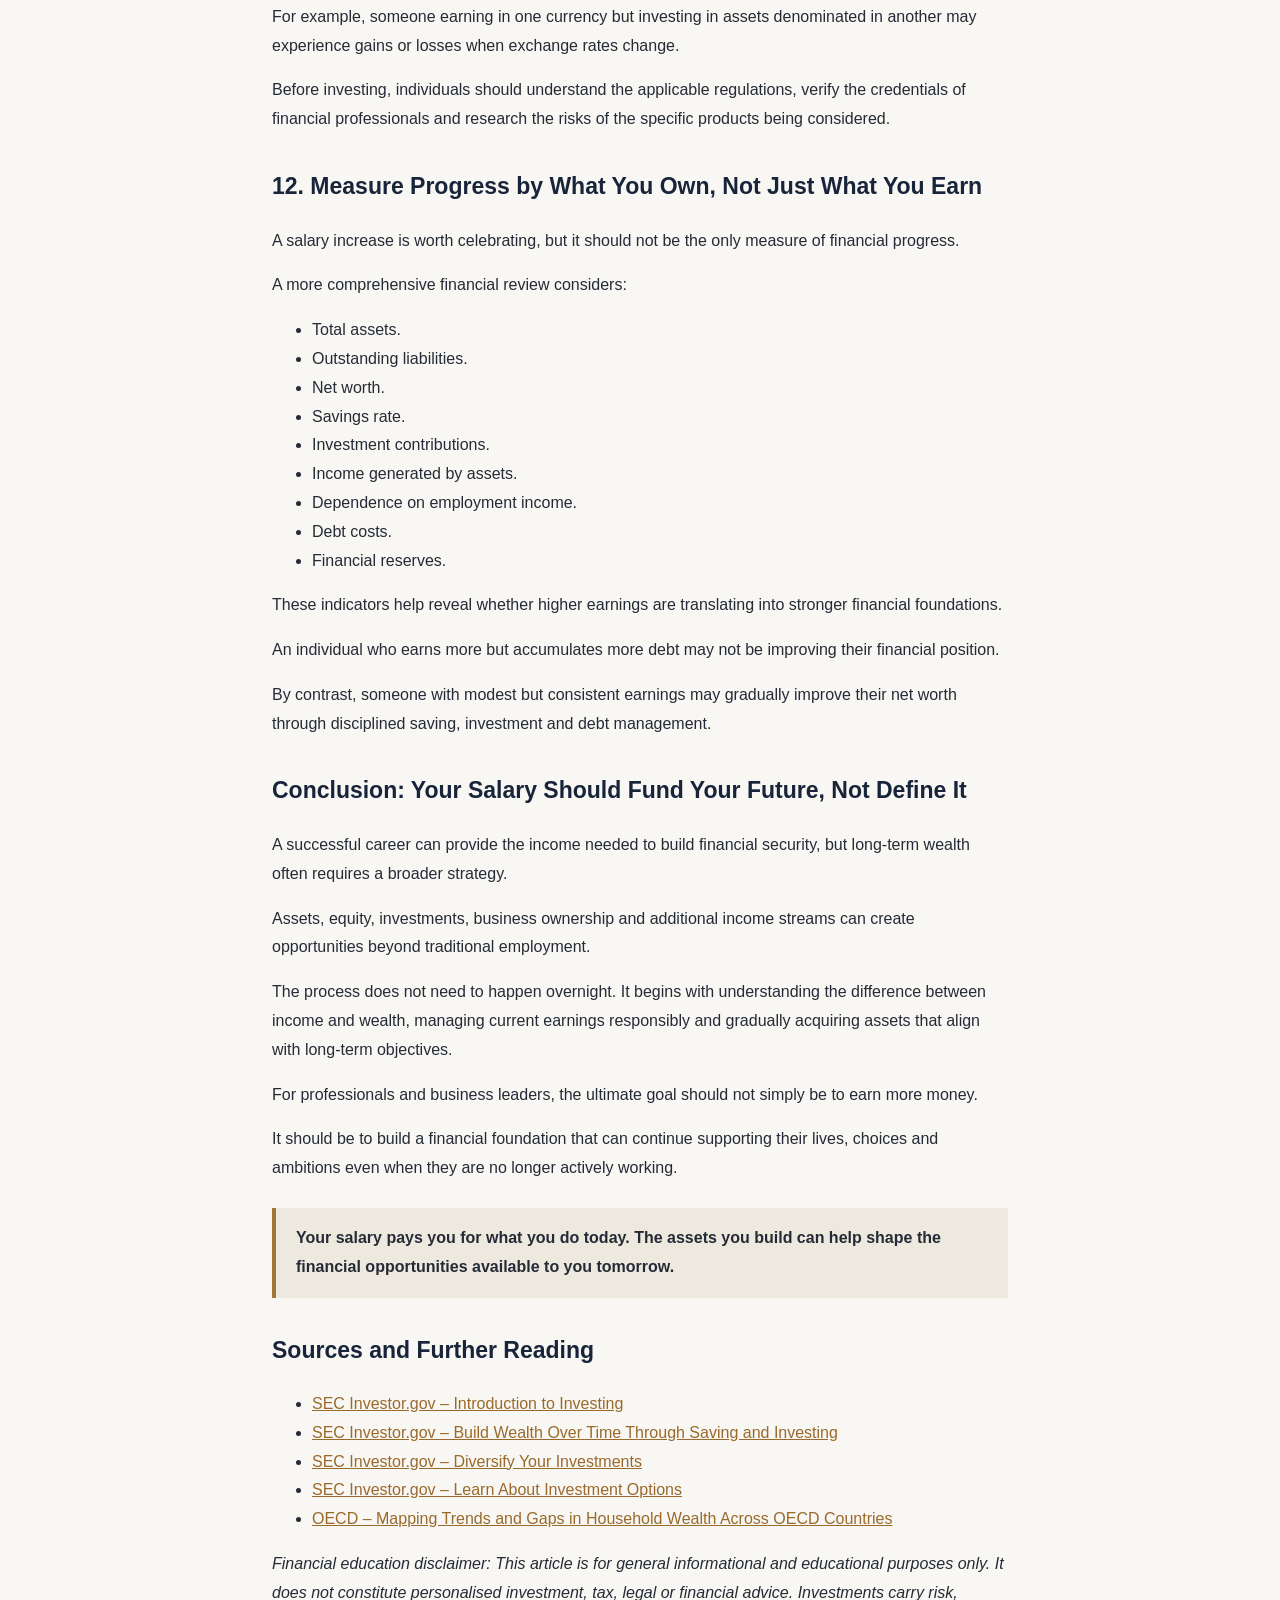
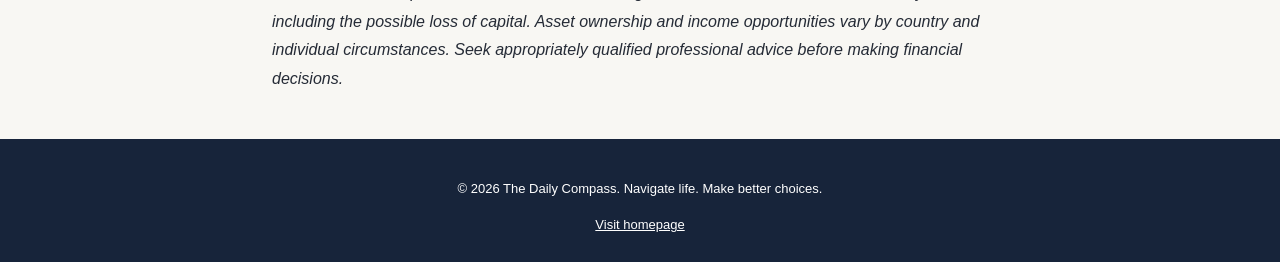
<file: building-wealth-beyond-your-salary-assets-equity-income.html>
<!DOCTYPE html>
<html lang="en">
<head>
  <meta charset="UTF-8">
  <meta name="viewport" content="width=device-width, initial-scale=1.0">

  <title>Building Wealth Beyond Your Salary: Assets, Equity and Multiple Income Streams | The Daily Compass</title>

  <meta name="description" content="Discover how to build wealth beyond your salary through asset ownership, equity, diversified income streams and long-term financial planning.">

  <meta name="keywords" content="building wealth, financial independence, assets, equity, multiple income streams, personal finance, wealth creation">

  <link rel="canonical" href="https://compass.dailycompass.workers.dev/building-wealth-beyond-your-salary-assets-equity-income.html">

  <style>
    * {
      box-sizing: border-box;
    }

    body {
      margin: 0;
      font-family: Arial, sans-serif;
      background: #f8f7f3;
      color: #252b36;
      line-height: 1.8;
    }

    header {
      background: #17243a;
      color: white;
      padding: 25px 7%;
    }

    header a {
      color: white;
      text-decoration: none;
    }

    .brand {
      font-size: 22px;
      font-weight: bold;
    }

    .tagline {
      font-size: 13px;
      color: #d5d9e0;
    }

    main {
      max-width: 780px;
      margin: 45px auto;
      padding: 0 22px;
    }

    .category {
      color: #a47736;
      font-size: 13px;
      font-weight: bold;
      text-transform: uppercase;
      letter-spacing: 1px;
    }

    h1 {
      font-size: 36px;
      line-height: 1.25;
      color: #17243a;
    }

    h2 {
      margin-top: 32px;
      color: #17243a;
      font-size: 23px;
    }

    h3 {
      color: #17243a;
      font-size: 19px;
    }

    a {
      color: #9a6a2c;
    }

    .intro {
      font-size: 18px;
    }

    .updated {
      color: #777;
      font-size: 13px;
    }

    .back {
      display: inline-block;
      margin-bottom: 25px;
      text-decoration: none;
      font-weight: bold;
    }

    .highlight {
      background: #eee9df;
      border-left: 4px solid #a47736;
      padding: 16px 20px;
      margin: 25px 0;
    }

    footer {
      background: #17243a;
      color: white;
      text-align: center;
      padding: 25px;
      font-size: 13px;
    }

    footer a {
      color: white;
    }

    @media (max-width: 600px) {
      h1 {
        font-size: 29px;
      }

      main {
        margin: 30px auto;
      }
    }
  </style>
</head>

<body>

<header>
  <a href="index.html">
    <div class="brand">The Daily Compass</div>
    <div class="tagline">Navigate life. Make better choices.</div>
  </a>
</header>

<main>

  <a class="back" href="index.html">← Back to homepage</a>

  <div class="category">Personal Finance</div>

  <h1>Building Wealth Beyond Your Salary: Assets, Equity and Multiple Income Streams</h1>

  <p class="updated">A practical financial guide from The Daily Compass</p>

  <p class="intro">
    For many professionals, financial success is measured by how much
    they earn each month. A promotion, a higher salary or a lucrative
    employment contract can represent significant career achievements.
    Yet earning more money does not automatically translate into
    greater financial independence.
  </p>

  <p>
    Consider two professionals earning the same annual income.
    The first spends most of their earnings maintaining an expensive
    lifestyle. Their financial position depends heavily on remaining
    employed and receiving their monthly salary.
  </p>

  <p>
    The second manages expenses carefully, builds savings, invests
    in appropriate assets and gradually develops additional sources
    of income.
  </p>

  <p>
    Although their salaries are identical, their financial futures
    may look very different.
  </p>

  <div class="highlight">
    <strong>
      Long-term wealth is not built exclusively through income.
      It is also built through ownership, asset accumulation,
      equity and the ability to generate value beyond one's
      working hours.
    </strong>
  </div>

  <h2>1. Income and Wealth Are Not the Same Thing</h2>

  <p>
    Income is money received over a period of time. It may come
    from employment, business activities, investments, rental
    arrangements or other sources.
  </p>

  <p>
    Wealth, on the other hand, is generally measured by the value
    of what someone owns after subtracting what they owe.
    This is commonly described as net worth.
  </p>

  <p><strong>Net Worth = Total Assets - Total Liabilities</strong></p>

  <p>
    For example, consider someone with:
  </p>

  <ul>
    <li>Savings and investments worth $40,000.</li>
    <li>Property equity worth $80,000.</li>
    <li>Business ownership worth $30,000.</li>
    <li>Outstanding debts of $25,000.</li>
  </ul>

  <p>
    Their estimated net worth is $125,000.
  </p>

  <p>
    This person may earn less annually than a senior executive
    receiving a substantial salary, yet possess a stronger
    asset base.
  </p>

  <p>
    The distinction is important because a high income can
    disappear when employment ends, whereas certain assets
    may continue to generate income or retain value.
  </p>

  <p>
    However, assets are not automatically profitable.
    Property can lose value, businesses can fail and investments
    can experience significant losses.
  </p>

  <p>
    Building wealth therefore requires more than simply
    acquiring assets. It requires understanding their costs,
    risks, liquidity and long-term potential.
  </p>

  <h2>2. Understand the Assets That Can Contribute to Wealth</h2>

  <p>
    An asset is something of economic value that an individual
    or business owns or controls.
  </p>

  <p>
    Different assets perform different functions. Some may
    generate regular income, others may appreciate in value,
    while some provide financial security or support business
    operations.
  </p>

  <h3>Financial Assets</h3>

  <p>These include investments such as:</p>

  <ul>
    <li>Shares in publicly listed companies.</li>
    <li>Government and corporate bonds.</li>
    <li>Mutual funds.</li>
    <li>Exchange-traded funds.</li>
    <li>Certain retirement and pension investments.</li>
  </ul>

  <p>
    For example, owning shares means holding an ownership
    interest in a company.
  </p>

  <p>
    Depending on the investment, shareholders may benefit
    from dividend payments or an increase in share value.
    Neither outcome is guaranteed.
  </p>

  <p>
    Bonds operate differently. Investors generally lend
    money to an issuer in exchange for interest payments
    and repayment according to the bond's terms, subject
    to credit and other risks.
  </p>

  <p>
    Diversified investment funds can provide exposure to
    multiple securities rather than concentrating all
    capital in one company.
  </p>

  <h3>Real Assets</h3>

  <p>
    Real assets include physical property and other
    tangible resources.
  </p>

  <ul>
    <li>Residential property.</li>
    <li>Commercial buildings.</li>
    <li>Agricultural land.</li>
    <li>Certain commodities.</li>
    <li>Infrastructure assets.</li>
  </ul>

  <p>
    Property may generate rental income or appreciate
    over time, but it also involves maintenance, insurance,
    taxes, financing costs and periods without tenants.
  </p>

  <p>
    Its value may decline, and selling property can take
    considerably longer than selling some publicly traded
    investments.
  </p>

  <h3>Business Ownership and Equity</h3>

  <p>
    For entrepreneurs and business leaders, ownership
    can become a significant part of personal wealth.
  </p>

  <p>
    Equity represents an ownership interest in a business
    or asset.
  </p>

  <p>
    A founder who owns shares in a growing company may
    benefit if the company becomes more valuable or
    distributes profits to shareholders.
  </p>

  <p>
    Similarly, an employee who receives company shares
    or stock options may participate in the company's
    future financial performance, subject to the terms
    of the arrangement.
  </p>

  <p>
    However, equity can be illiquid. A private company
    may have no readily available market for its shares,
    and a business can lose value or fail.
  </p>

  <h2>3. Why Equity Matters in Building Long-Term Wealth</h2>

  <p>
    One of the important differences between earning
    a salary and owning equity is participation in
    value creation.
  </p>

  <p>
    An employee generally receives compensation for
    performing a role. An owner has an interest in
    the value of an asset or enterprise.
  </p>

  <p>
    Consider a business that starts with one founder
    and gradually expands into a company serving
    customers in several countries.
  </p>

  <p>
    As the business grows, its value may increase
    because of factors such as:
  </p>

  <ul>
    <li>A stronger customer base.</li>
    <li>Recognisable brand reputation.</li>
    <li>Intellectual property.</li>
    <li>Reliable operating systems.</li>
    <li>Skilled employees.</li>
    <li>Consistent profitability.</li>
    <li>Sustainable competitive advantages.</li>
  </ul>

  <p>
    The founder's ownership interest may consequently
    become more valuable.
  </p>

  <p>
    This is one reason equity can be important to
    entrepreneurs and investors.
  </p>

  <p>
    However, a higher company valuation does not
    necessarily mean the owner has immediate access
    to cash. The value may only become realisable
    through a sale, investment transaction, buyback
    or other permitted liquidity event.
  </p>

  <p>
    Professionals should also understand the conditions
    attached to equity compensation, including vesting
    schedules, dilution, tax treatment and restrictions
    on selling shares.
  </p>

  <h2>4. Multiple Income Streams: Creating Financial Flexibility</h2>

  <p>
    Relying on one source of income can create
    financial vulnerability.
  </p>

  <p>
    An employee who depends entirely on a salary
    may face financial pressure if their employer
    restructures, their industry experiences a
    downturn or they are unable to work.
  </p>

  <p>
    Entrepreneurs can face similar challenges when
    most of their income comes from one customer,
    product or business.
  </p>

  <p>
    Developing additional income streams can
    improve financial flexibility.
  </p>

  <h3>Employment Income</h3>
  <p>
    Salary, bonuses and other compensation from
    professional work.
  </p>

  <h3>Business Income</h3>
  <p>
    Earnings generated through ownership or
    operation of a business.
  </p>

  <h3>Investment Income</h3>
  <p>
    Interest, dividends and other distributions,
    depending on the assets held.
  </p>

  <h3>Rental Income</h3>
  <p>
    Money received from leasing property or
    other rentable assets.
  </p>

  <h3>Intellectual Property Income</h3>
  <p>
    Royalties or licensing payments from qualifying
    creative or commercial works.
  </p>

  <h3>Digital Business Income</h3>
  <p>
    Revenue from products such as online courses,
    templates, software and educational resources.
  </p>

  <p>
    The objective is not to collect as many income
    streams as possible.
  </p>

  <p>
    It is to develop sustainable sources that fit
    a person's resources, expertise, financial goals
    and risk tolerance.
  </p>

  <p>
    Five poorly managed income streams can create
    more financial pressure than one well-managed
    source.
  </p>

  <h2>5. The Difference Between Active Income and Income From Assets</h2>

  <p>
    Active income generally requires ongoing work.
  </p>

  <p>
    A consultant earns fees by delivering services.
    A lawyer earns professional fees by providing
    legal services. A business owner may actively
    manage operations to generate revenue.
  </p>

  <p>
    Income from assets may require less direct
    involvement once the asset is established,
    although it is rarely completely passive.
  </p>

  <ul>
    <li><strong>Employment salary:</strong> Ongoing professional work.</li>
    <li><strong>Freelance services:</strong> Client work and delivery.</li>
    <li><strong>Rental property:</strong> Management and maintenance.</li>
    <li><strong>Dividend investments:</strong> Research and portfolio monitoring.</li>
    <li><strong>Digital products:</strong> Creation, marketing and updates.</li>
    <li><strong>Business ownership:</strong> Management or delegated oversight.</li>
  </ul>

  <p>
    The distinction matters because time is limited.
  </p>

  <p>
    Professionals who want greater financial independence
    may eventually seek to convert part of their active
    earnings into assets that can produce value without
    requiring the same amount of direct labour.
  </p>

  <p>
    This transition takes time, capital, planning
    and risk management.
  </p>

  <h2>6. A Practical Framework for Building Wealth Beyond Employment</h2>

  <p>
    Building wealth does not require abandoning
    a career or immediately starting several businesses.
    A more practical approach is to develop a structured
    financial plan.
  </p>

  <h3>Stage 1: Protect Your Financial Foundation</h3>

  <p>
    Establish an emergency fund, understand your
    expenses and address expensive debt. This helps
    prevent unexpected costs from forcing you to
    sell long-term investments.
  </p>

  <h3>Stage 2: Create a Consistent Savings Habit</h3>

  <p>
    Decide how much of your income can reasonably
    be set aside. Automating regular contributions
    can help make the habit more consistent.
  </p>

  <h3>Stage 3: Acquire Appropriate Assets</h3>

  <p>
    Research investments and ownership opportunities
    that align with your objectives, time horizon
    and risk tolerance.
  </p>

  <h3>Stage 4: Develop Additional Earning Capacity</h3>

  <p>
    Consider building a business, developing
    professional skills, creating intellectual
    property or exploring other sustainable
    income opportunities.
  </p>

  <h3>Stage 5: Review and Diversify</h3>

  <p>
    Regularly assess your assets, liabilities,
    investment concentration, costs and exposure
    to different economic risks.
  </p>

  <h2>7. A Practical Example: Turning Salary Into Assets</h2>

  <p>
    Imagine a professional earning $6,000 per month.
    After paying living expenses and other obligations,
    the individual has $1,000 available for financial goals.
  </p>

  <p>
    Instead of allowing the entire amount to disappear
    into discretionary spending, the professional
    develops a plan.
  </p>

  <p>An illustrative allocation might look like this:</p>

  <ul>
    <li>Emergency savings: $200.</li>
    <li>Long-term investments: $400.</li>
    <li>Skills and professional development: $150.</li>
    <li>Business or income-generating project: $150.</li>
    <li>Additional financial buffer: $100.</li>
  </ul>

  <p>
    These figures are illustrative, not recommended
    universal percentages.
  </p>

  <p>
    The allocation would need to change depending
    on existing savings, debt, household responsibilities,
    investment access and personal circumstances.
  </p>

  <p>
    Over time, the professional may build a financial
    reserve, develop additional earning capacity
    and accumulate investment assets.
  </p>

  <p>
    The important development is that the person's
    financial strategy is no longer focused exclusively
    on receiving a salary. It also considers how
    current income can support future financial
    opportunities.
  </p>

  <h2>8. Why Diversification Matters</h2>

  <p>
    Building wealth through multiple assets and
    income streams can reduce dependence on a
    single source of financial support.
  </p>

  <p>
    However, diversification should be understood
    correctly.
  </p>

  <p>
    Owning several investments does not automatically
    mean a portfolio is diversified.
  </p>

  <p>
    For example, someone who owns shares in ten
    companies operating in the same industry may
    still face substantial concentration risk.
  </p>

  <p>
    Similarly, owning three rental properties in
    one city may expose an investor to similar
    economic and property-market conditions.
  </p>

  <p>
    True diversification considers differences
    in asset classes, industries, geographical
    exposure and risk characteristics.
  </p>

  <p>
    Diversification can help reduce the impact
    of poor performance in an individual investment,
    although it cannot eliminate investment losses.
  </p>

  <p>
    It is also important to recognise that multiple
    income streams can share the same underlying
    risk. A business owner whose company, property
    investments and customer base all depend on
    one industry may not be as financially
    diversified as they initially believe.
  </p>

  <h2>9. The Role of Time and Compound Growth</h2>

  <p>
    Time can be an important factor in wealth accumulation.
  </p>

  <p>
    Compound growth occurs when investment returns
    generate additional returns over time.
  </p>

  <p>
    For example, an investment that earns returns
    and reinvests them may grow through the combined
    effect of the original capital and accumulated
    returns.
  </p>

  <p>
    Consider a hypothetical investor who contributes
    $200 every month for 20 years.
  </p>

  <p>
    The investor contributes a total of $48,000
    before considering investment growth.
  </p>

  <p>
    The final value could be higher or lower
    depending on investment performance, fees,
    taxes, inflation and the timing of contributions.
    There is no guaranteed rate of return.
  </p>

  <p>
    The lesson is not that everyone must invest
    a particular amount. It is that consistent
    financial habits, when combined with sufficient
    time and appropriate investment decisions,
    can support long-term wealth accumulation.
  </p>

  <h2>10. Why High Earners Can Still Struggle to Build Assets</h2>

  <p>
    A high salary can create opportunities, but
    it can also create a false sense of financial
    security.
  </p>

  <h3>Lifestyle Inflation</h3>
  <p>
    Spending increases whenever income increases,
    leaving little additional money available
    for savings and investments.
  </p>

  <h3>Excessive Debt</h3>
  <p>
    Large loan repayments reduce the money
    available for asset accumulation.
  </p>

  <h3>Lack of Financial Planning</h3>
  <p>
    Without clear objectives, income can be
    consumed without building long-term
    financial resources.
  </p>

  <h3>Concentration Risk</h3>
  <p>
    Too much wealth may be tied to one employer,
    business, property or investment.
  </p>

  <h3>Short-Term Thinking</h3>
  <p>
    Prioritising immediate consumption over
    future financial security can delay
    wealth accumulation.
  </p>

  <h2>11. Building Wealth Across Different Economic Environments</h2>

  <p>
    The opportunities available to investors
    and professionals differ between countries.
  </p>

  <p>
    A worker in the United States may have access
    to employer-sponsored retirement arrangements
    and tax-advantaged investment accounts.
  </p>

  <p>
    A professional in the United Kingdom may use
    workplace pensions, individual savings
    arrangements and other regulated investment
    products.
  </p>

  <p>
    An entrepreneur in Nigeria may consider
    locally available investment products,
    regulated capital-market opportunities,
    pension arrangements and business ownership.
  </p>

  <p>
    These systems are not interchangeable.
  </p>

  <p>
    Tax treatment, investor protections,
    foreign-exchange restrictions, pension rules,
    investment fees and access to financial
    markets vary considerably.
  </p>

  <p>
    International investors should also consider
    currency risk.
  </p>

  <p>
    For example, someone earning in one currency
    but investing in assets denominated in another
    may experience gains or losses when exchange
    rates change.
  </p>

  <p>
    Before investing, individuals should understand
    the applicable regulations, verify the
    credentials of financial professionals and
    research the risks of the specific products
    being considered.
  </p>

  <h2>12. Measure Progress by What You Own, Not Just What You Earn</h2>

  <p>
    A salary increase is worth celebrating,
    but it should not be the only measure
    of financial progress.
  </p>

  <p>A more comprehensive financial review considers:</p>

  <ul>
    <li>Total assets.</li>
    <li>Outstanding liabilities.</li>
    <li>Net worth.</li>
    <li>Savings rate.</li>
    <li>Investment contributions.</li>
    <li>Income generated by assets.</li>
    <li>Dependence on employment income.</li>
    <li>Debt costs.</li>
    <li>Financial reserves.</li>
  </ul>

  <p>
    These indicators help reveal whether
    higher earnings are translating into
    stronger financial foundations.
  </p>

  <p>
    An individual who earns more but accumulates
    more debt may not be improving their
    financial position.
  </p>

  <p>
    By contrast, someone with modest but
    consistent earnings may gradually improve
    their net worth through disciplined saving,
    investment and debt management.
  </p>

  <h2>Conclusion: Your Salary Should Fund Your Future, Not Define It</h2>

  <p>
    A successful career can provide the income
    needed to build financial security, but
    long-term wealth often requires a broader
    strategy.
  </p>

  <p>
    Assets, equity, investments, business
    ownership and additional income streams
    can create opportunities beyond traditional
    employment.
  </p>

  <p>
    The process does not need to happen overnight.
    It begins with understanding the difference
    between income and wealth, managing current
    earnings responsibly and gradually acquiring
    assets that align with long-term objectives.
  </p>

  <p>
    For professionals and business leaders,
    the ultimate goal should not simply be
    to earn more money.
  </p>

  <p>
    It should be to build a financial foundation
    that can continue supporting their lives,
    choices and ambitions even when they are
    no longer actively working.
  </p>

  <div class="highlight">
    <strong>
      Your salary pays you for what you do today.
      The assets you build can help shape the
      financial opportunities available to you tomorrow.
    </strong>
  </div>

  <h2>Sources and Further Reading</h2>

  <ul>
    <li>
      <a href="https://www.investor.gov/introduction-investing"
         target="_blank" rel="noopener">
        SEC Investor.gov – Introduction to Investing
      </a>
    </li>

    <li>
      <a href="https://www.investor.gov/build-wealth-over-time-through-saving-and-investing"
         target="_blank" rel="noopener">
        SEC Investor.gov – Build Wealth Over Time Through Saving and Investing
      </a>
    </li>

    <li>
      <a href="https://www.investor.gov/introduction-investing/investing-basics/save-and-invest/diversify-your-investments"
         target="_blank" rel="noopener">
        SEC Investor.gov – Diversify Your Investments
      </a>
    </li>

    <li>
      <a href="https://www.investor.gov/introduction-investing/investing-basics/save-and-invest/learn-about-investment-options"
         target="_blank" rel="noopener">
        SEC Investor.gov – Learn About Investment Options
      </a>
    </li>

    <li>
      <a href="https://www.oecd.org/en/publications/mapping-trends-and-gaps-in-household-wealth-across-oecd-countries_4bb6ec53-en.html"
         target="_blank" rel="noopener">
        OECD – Mapping Trends and Gaps in Household Wealth Across OECD Countries
      </a>
    </li>
  </ul>

  <p>
    <em>
      Financial education disclaimer: This article is
      for general informational and educational purposes
      only. It does not constitute personalised investment,
      tax, legal or financial advice. Investments carry
      risk, including the possible loss of capital.
      Asset ownership and income opportunities vary
      by country and individual circumstances.
      Seek appropriately qualified professional advice
      before making financial decisions.
    </em>
  </p>

</main>

<footer>
  <p>© 2026 The Daily Compass. Navigate life. Make better choices.</p>
  <a href="index.html">Visit homepage</a>
</footer>

</body>
</html>
</file>
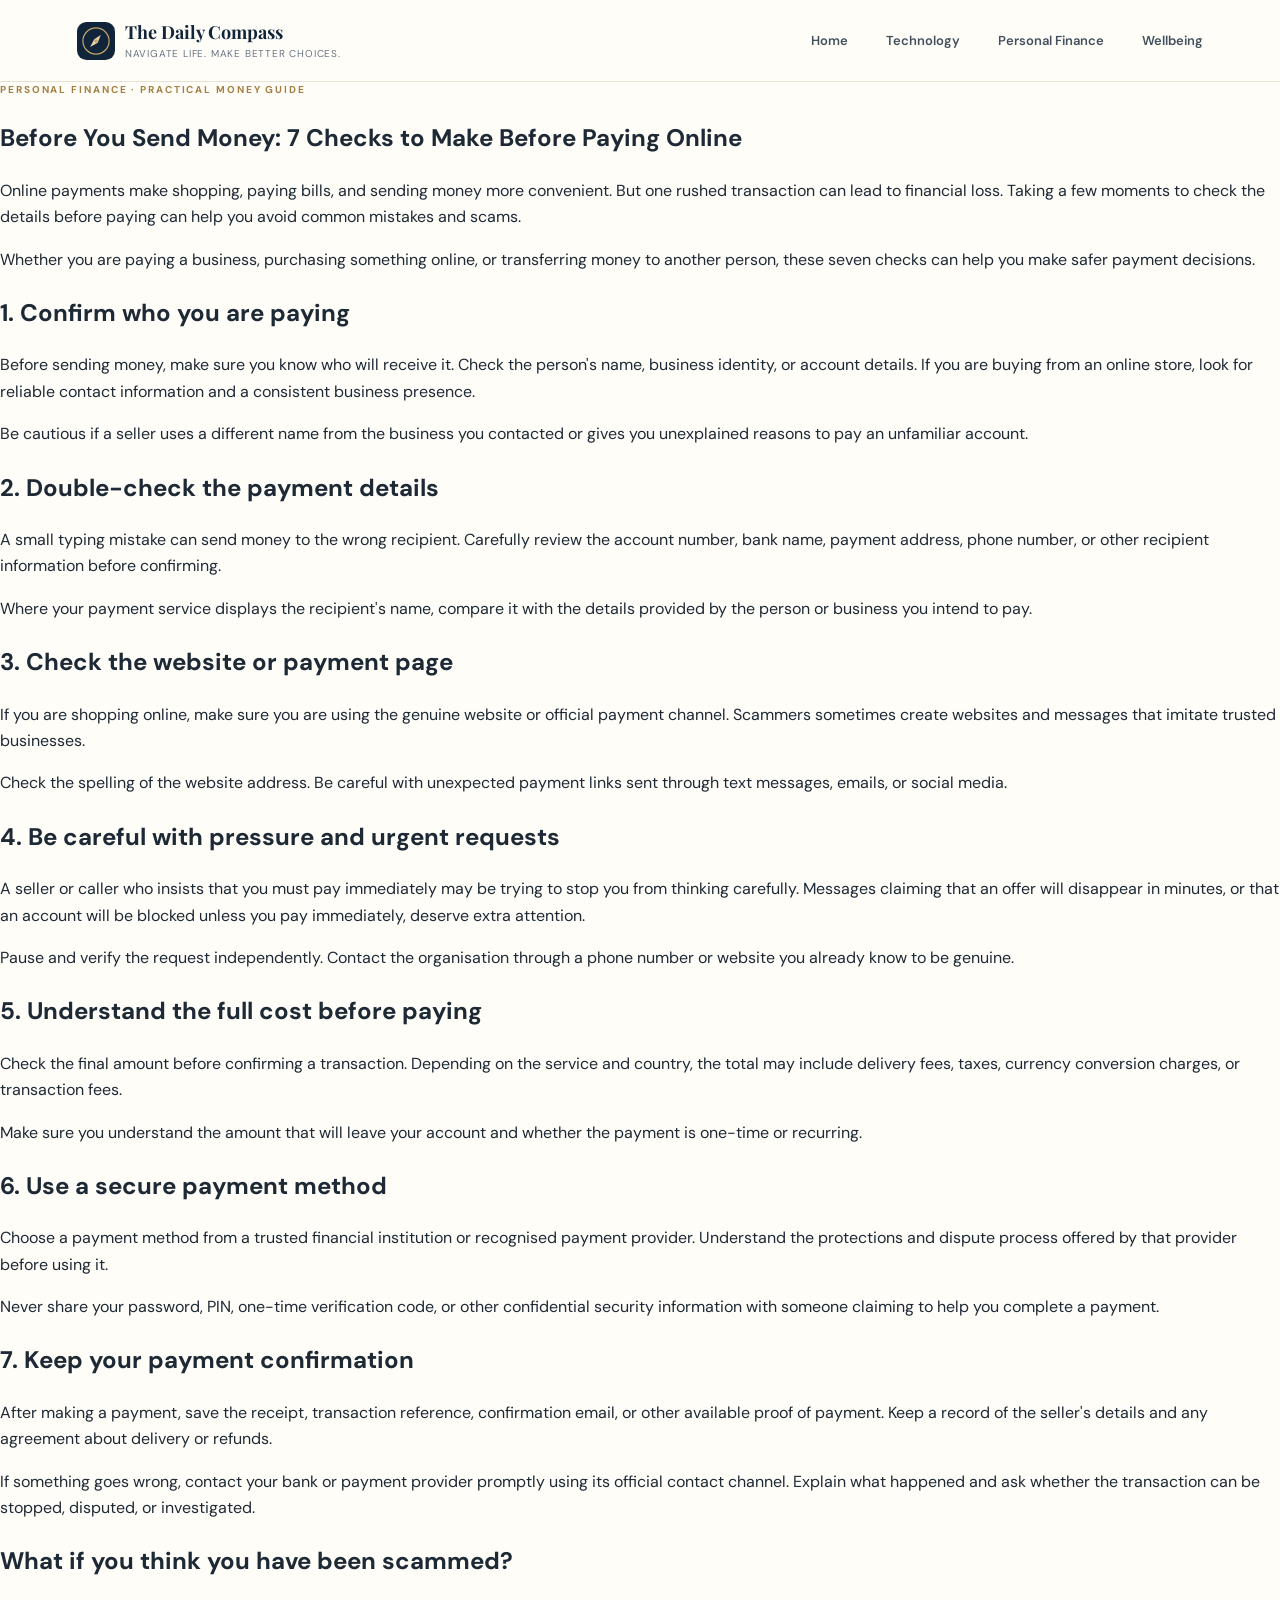
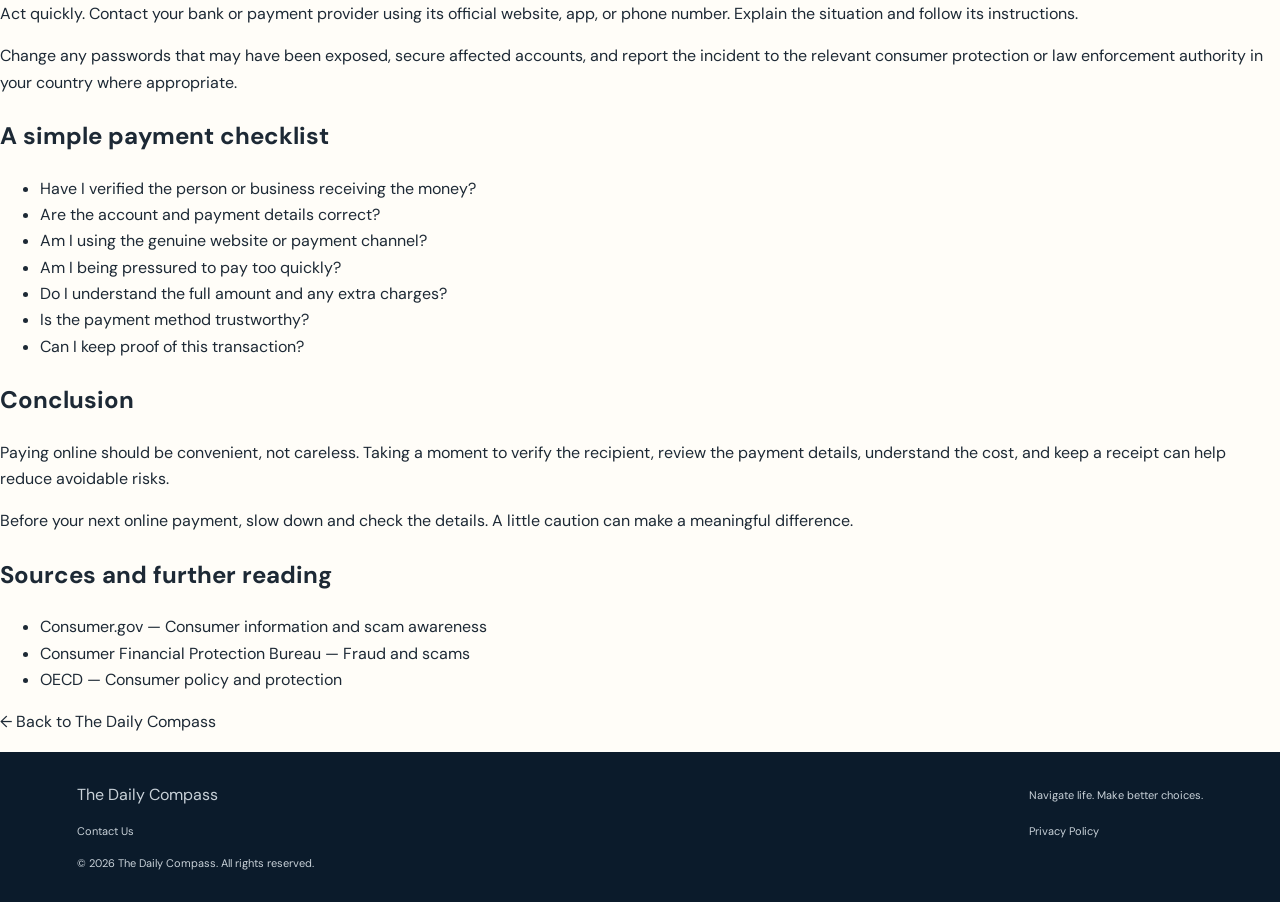
<file: checks-before-sending-money-online.html>
<!DOCTYPE html>
<html lang="en">
<head>
  <meta charset="UTF-8">
  <meta name="viewport" content="width=device-width, initial-scale=1.0">
  <meta name="description" content="Learn seven practical checks to make before sending money online, from verifying payment details to spotting scams and protecting your information.">
  <meta name="theme-color" content="#10243a">
  <title>Before You Send Money: 7 Checks to Make Before Paying Online | The Daily Compass</title>
  <link rel="icon" href="compass.svg" type="image/svg+xml">
  <link rel="stylesheet" href="styles.css">
</head>

<body>

<header class="site-header">
  <a class="brand" href="index.html">
    <img src="compass.svg" alt="" width="38" height="38">
    <span>
      <strong>The Daily Compass</strong>
      <small>Navigate life. Make better choices.</small>
    </span>
  </a>
  <nav class="nav">
    <a href="index.html">Home</a>
    <a href="index.html#technology">Technology</a>
    <a href="index.html#finance">Personal Finance</a>
    <a href="index.html#wellbeing">Wellbeing</a>
  </nav>
</header>

<main class="article-page">

  <article class="article-content">

    <p class="eyebrow">PERSONAL FINANCE · PRACTICAL MONEY GUIDE</p>

    <h1>Before You Send Money: 7 Checks to Make Before Paying Online</h1>

    <p class="article-intro">
      Online payments make shopping, paying bills, and sending money
      more convenient. But one rushed transaction can lead to financial
      loss. Taking a few moments to check the details before paying can
      help you avoid common mistakes and scams.
    </p>

    <p>
      Whether you are paying a business, purchasing something online,
      or transferring money to another person, these seven checks can
      help you make safer payment decisions.
    </p>

    <h2>1. Confirm who you are paying</h2>

    <p>
      Before sending money, make sure you know who will receive it.
      Check the person's name, business identity, or account details.
      If you are buying from an online store, look for reliable contact
      information and a consistent business presence.
    </p>

    <p>
      Be cautious if a seller uses a different name from the business
      you contacted or gives you unexplained reasons to pay an
      unfamiliar account.
    </p>

    <h2>2. Double-check the payment details</h2>

    <p>
      A small typing mistake can send money to the wrong recipient.
      Carefully review the account number, bank name, payment address,
      phone number, or other recipient information before confirming.
    </p>

    <p>
      Where your payment service displays the recipient's name,
      compare it with the details provided by the person or business
      you intend to pay.
    </p>

    <h2>3. Check the website or payment page</h2>

    <p>
      If you are shopping online, make sure you are using the genuine
      website or official payment channel. Scammers sometimes create
      websites and messages that imitate trusted businesses.
    </p>

    <p>
      Check the spelling of the website address. Be careful with
      unexpected payment links sent through text messages, emails,
      or social media.
    </p>

    <h2>4. Be careful with pressure and urgent requests</h2>

    <p>
      A seller or caller who insists that you must pay immediately
      may be trying to stop you from thinking carefully.
      Messages claiming that an offer will disappear in minutes,
      or that an account will be blocked unless you pay immediately,
      deserve extra attention.
    </p>

    <p>
      Pause and verify the request independently. Contact the
      organisation through a phone number or website you already
      know to be genuine.
    </p>

    <h2>5. Understand the full cost before paying</h2>

    <p>
      Check the final amount before confirming a transaction.
      Depending on the service and country, the total may include
      delivery fees, taxes, currency conversion charges, or
      transaction fees.
    </p>

    <p>
      Make sure you understand the amount that will leave your
      account and whether the payment is one-time or recurring.
    </p>

    <h2>6. Use a secure payment method</h2>

    <p>
      Choose a payment method from a trusted financial institution
      or recognised payment provider. Understand the protections
      and dispute process offered by that provider before using it.
    </p>

    <p>
      Never share your password, PIN, one-time verification code,
      or other confidential security information with someone
      claiming to help you complete a payment.
    </p>

    <h2>7. Keep your payment confirmation</h2>

    <p>
      After making a payment, save the receipt, transaction reference,
      confirmation email, or other available proof of payment.
      Keep a record of the seller's details and any agreement about
      delivery or refunds.
    </p>

    <p>
      If something goes wrong, contact your bank or payment provider
      promptly using its official contact channel. Explain what
      happened and ask whether the transaction can be stopped,
      disputed, or investigated.
    </p>

    <h2>What if you think you have been scammed?</h2>

    <p>
      Act quickly. Contact your bank or payment provider using its
      official website, app, or phone number. Explain the situation
      and follow its instructions.
    </p>

    <p>
      Change any passwords that may have been exposed, secure
      affected accounts, and report the incident to the relevant
      consumer protection or law enforcement authority in your
      country where appropriate.
    </p>

    <h2>A simple payment checklist</h2>

    <ul>
      <li>Have I verified the person or business receiving the money?</li>
      <li>Are the account and payment details correct?</li>
      <li>Am I using the genuine website or payment channel?</li>
      <li>Am I being pressured to pay too quickly?</li>
      <li>Do I understand the full amount and any extra charges?</li>
      <li>Is the payment method trustworthy?</li>
      <li>Can I keep proof of this transaction?</li>
    </ul>

    <h2>Conclusion</h2>

    <p>
      Paying online should be convenient, not careless. Taking a
      moment to verify the recipient, review the payment details,
      understand the cost, and keep a receipt can help reduce
      avoidable risks.
    </p>

    <p>
      Before your next online payment, slow down and check the
      details. A little caution can make a meaningful difference.
    </p>

    <h2>Sources and further reading</h2>

    <ul>
      <li>
        <a href="https://www.consumer.gov/" target="_blank" rel="noopener noreferrer">
          Consumer.gov — Consumer information and scam awareness
        </a>
      </li>
      <li>
        <a href="https://www.consumerfinance.gov/consumer-tools/fraud/" target="_blank" rel="noopener noreferrer">
          Consumer Financial Protection Bureau — Fraud and scams
        </a>
      </li>
      <li>
        <a href="https://www.oecd.org/consumer/" target="_blank" rel="noopener noreferrer">
          OECD — Consumer policy and protection
        </a>
      </li>
    </ul>

    <p class="article-back">
      <a href="index.html">← Back to The Daily Compass</a>
    </p>

  </article>

</main>

<footer class="footer">
  <a href="index.html">The Daily Compass</a>
  <p>Navigate life. Make better choices.</p>
  <p><a href="contact.html">Contact Us</a></p>
  <p><a href="privacy-policy.html">Privacy Policy</a></p>
  <p>© 2026 The Daily Compass. All rights reserved.</p>
</footer>

</body>
</html>
</file>
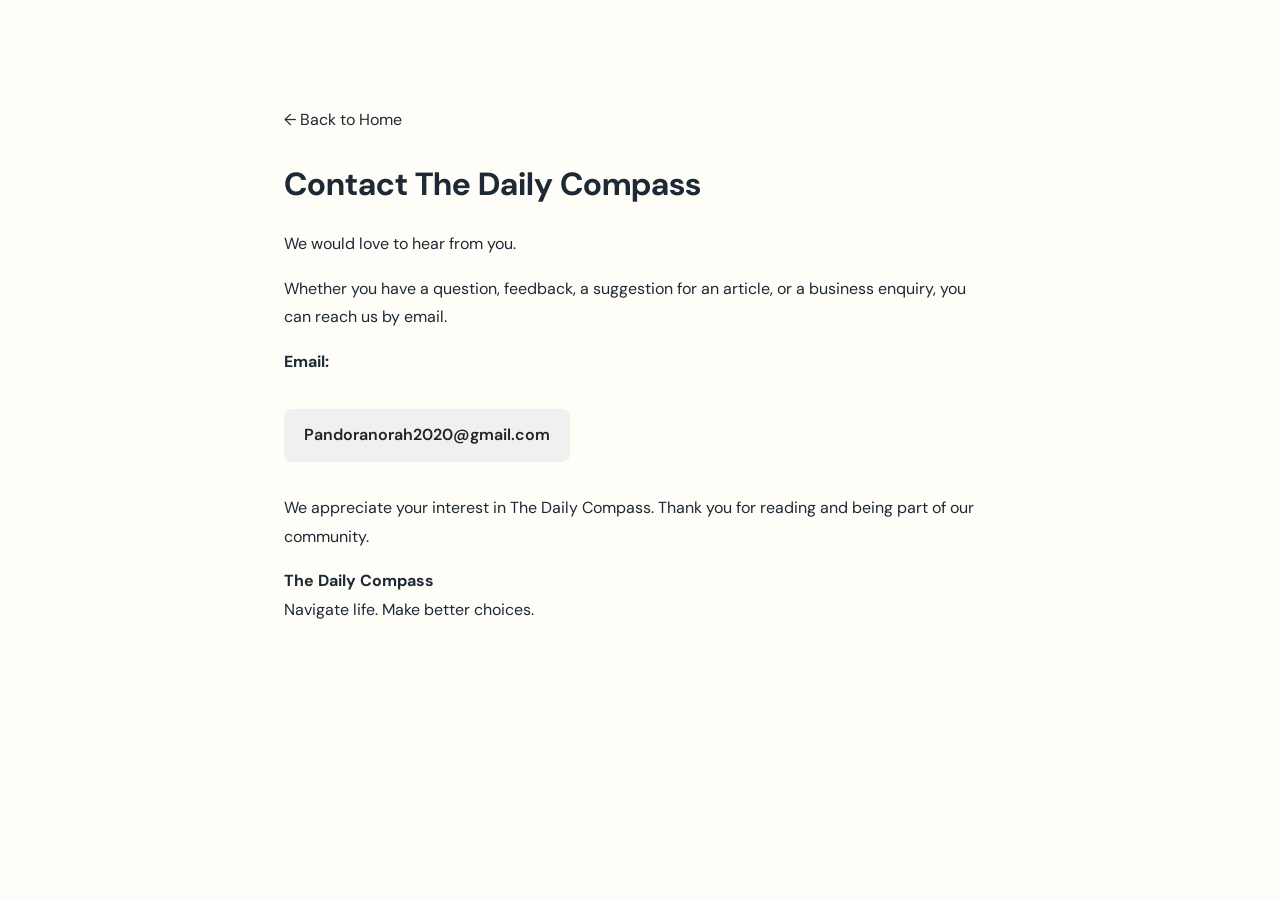
<file: contact.html>
<!DOCTYPE html>
<html lang="en">
<head>
  <meta charset="UTF-8">
  <meta name="viewport" content="width=device-width, initial-scale=1.0">

  <title>Contact Us | The Daily Compass</title>

  <meta name="description" content="Contact The Daily Compass with questions, feedback, suggestions, or partnership enquiries.">

  <link rel="icon" href="compass.svg" type="image/svg+xml">
  <link rel="stylesheet" href="styles.css">

  <style>
    .contact-content {
      max-width: 760px;
      margin: 60px auto;
      padding: 30px 24px;
      line-height: 1.8;
    }

    .contact-content h1 {
      margin-bottom: 16px;
    }

    .contact-email {
      display: inline-block;
      margin: 16px 0;
      padding: 12px 20px;
      border-radius: 8px;
      background: #f0f0f0;
      color: #222;
      font-weight: 600;
      text-decoration: none;
      overflow-wrap: anywhere;
    }

    .contact-email:hover {
      opacity: 0.8;
    }
  </style>
</head>

<body>

  <main class="contact-content">
    <p><a href="index.html">← Back to Home</a></p>

    <h1>Contact The Daily Compass</h1>

    <p>
      We would love to hear from you.
    </p>

    <p>
      Whether you have a question, feedback, a suggestion for an article,
      or a business enquiry, you can reach us by email.
    </p>

    <p>
      <strong>Email:</strong>
    </p>

    <a class="contact-email"
       href="mailto:Pandoranorah2020@gmail.com">
      Pandoranorah2020@gmail.com
    </a>

    <p>
      We appreciate your interest in The Daily Compass.
      Thank you for reading and being part of our community.
    </p>

    <p>
      <strong>The Daily Compass</strong><br>
      Navigate life. Make better choices.
    </p>
  </main>

</body>
</html>
</file>
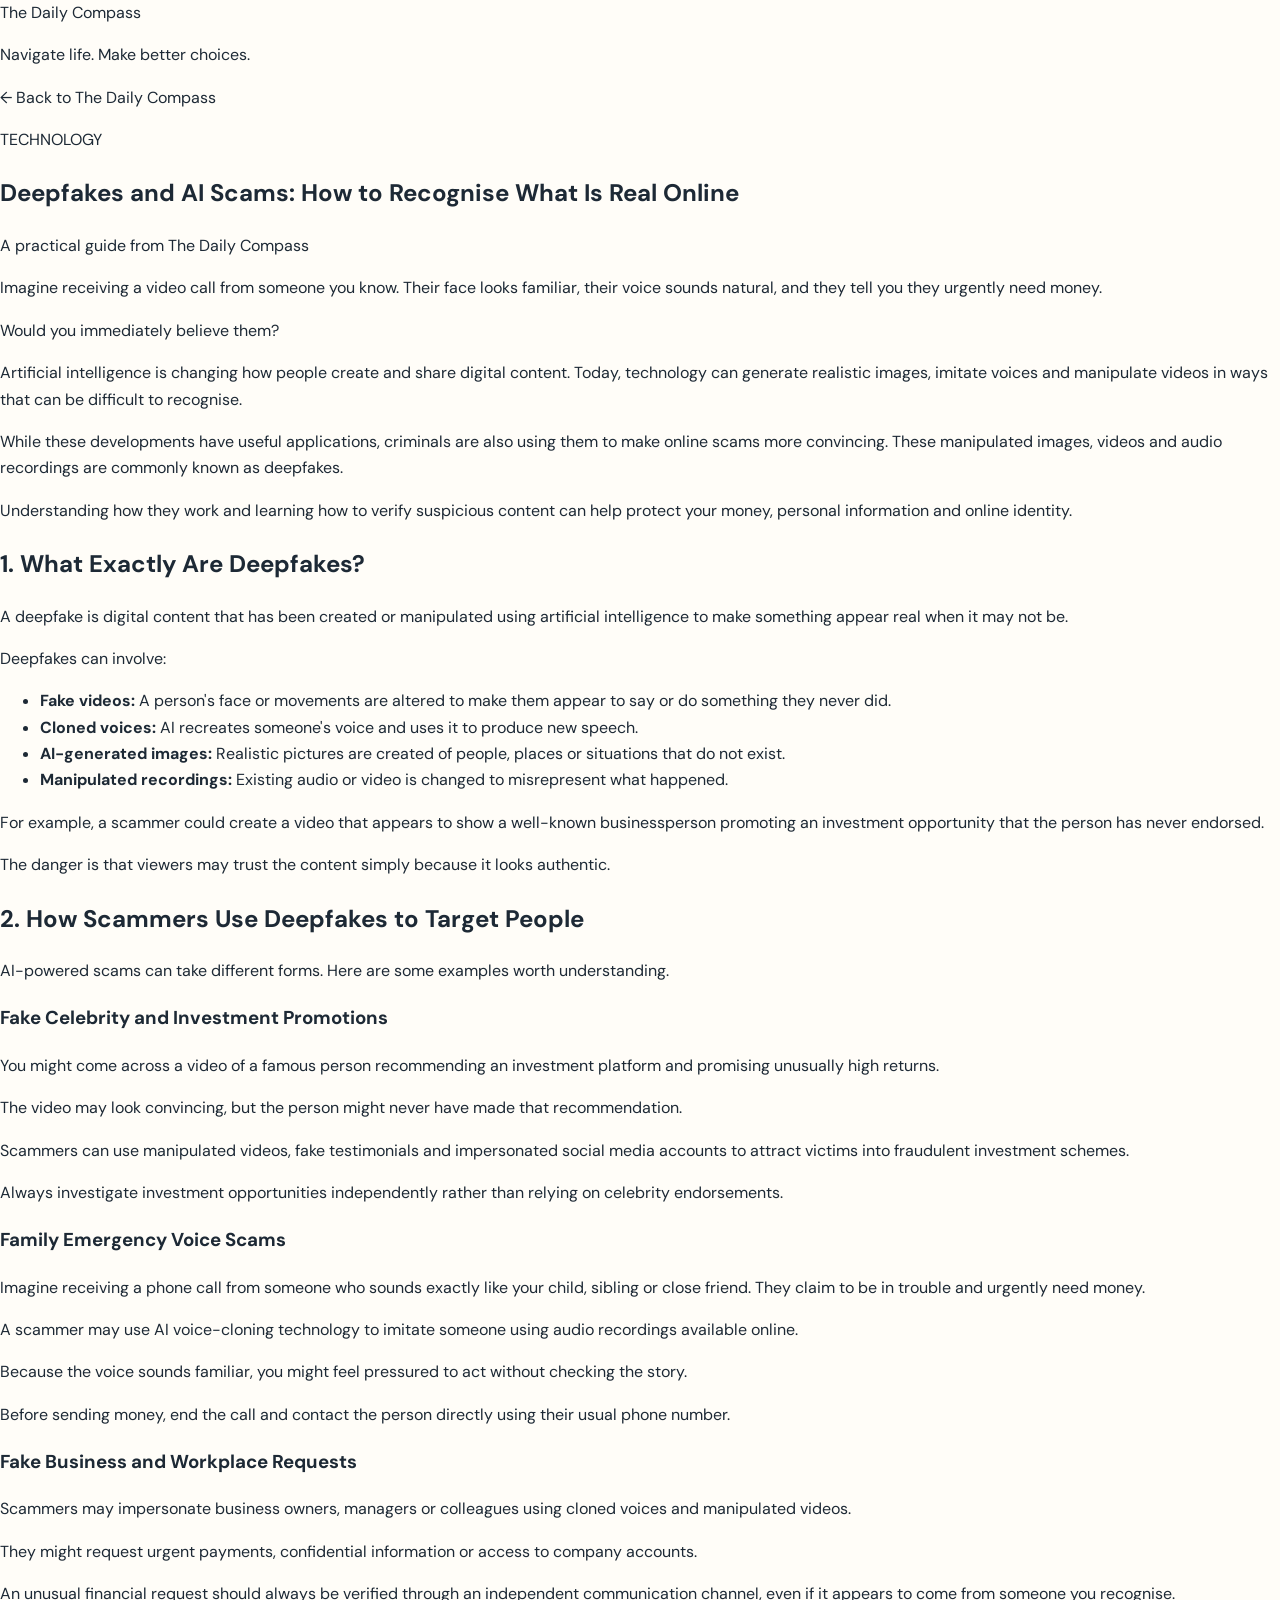
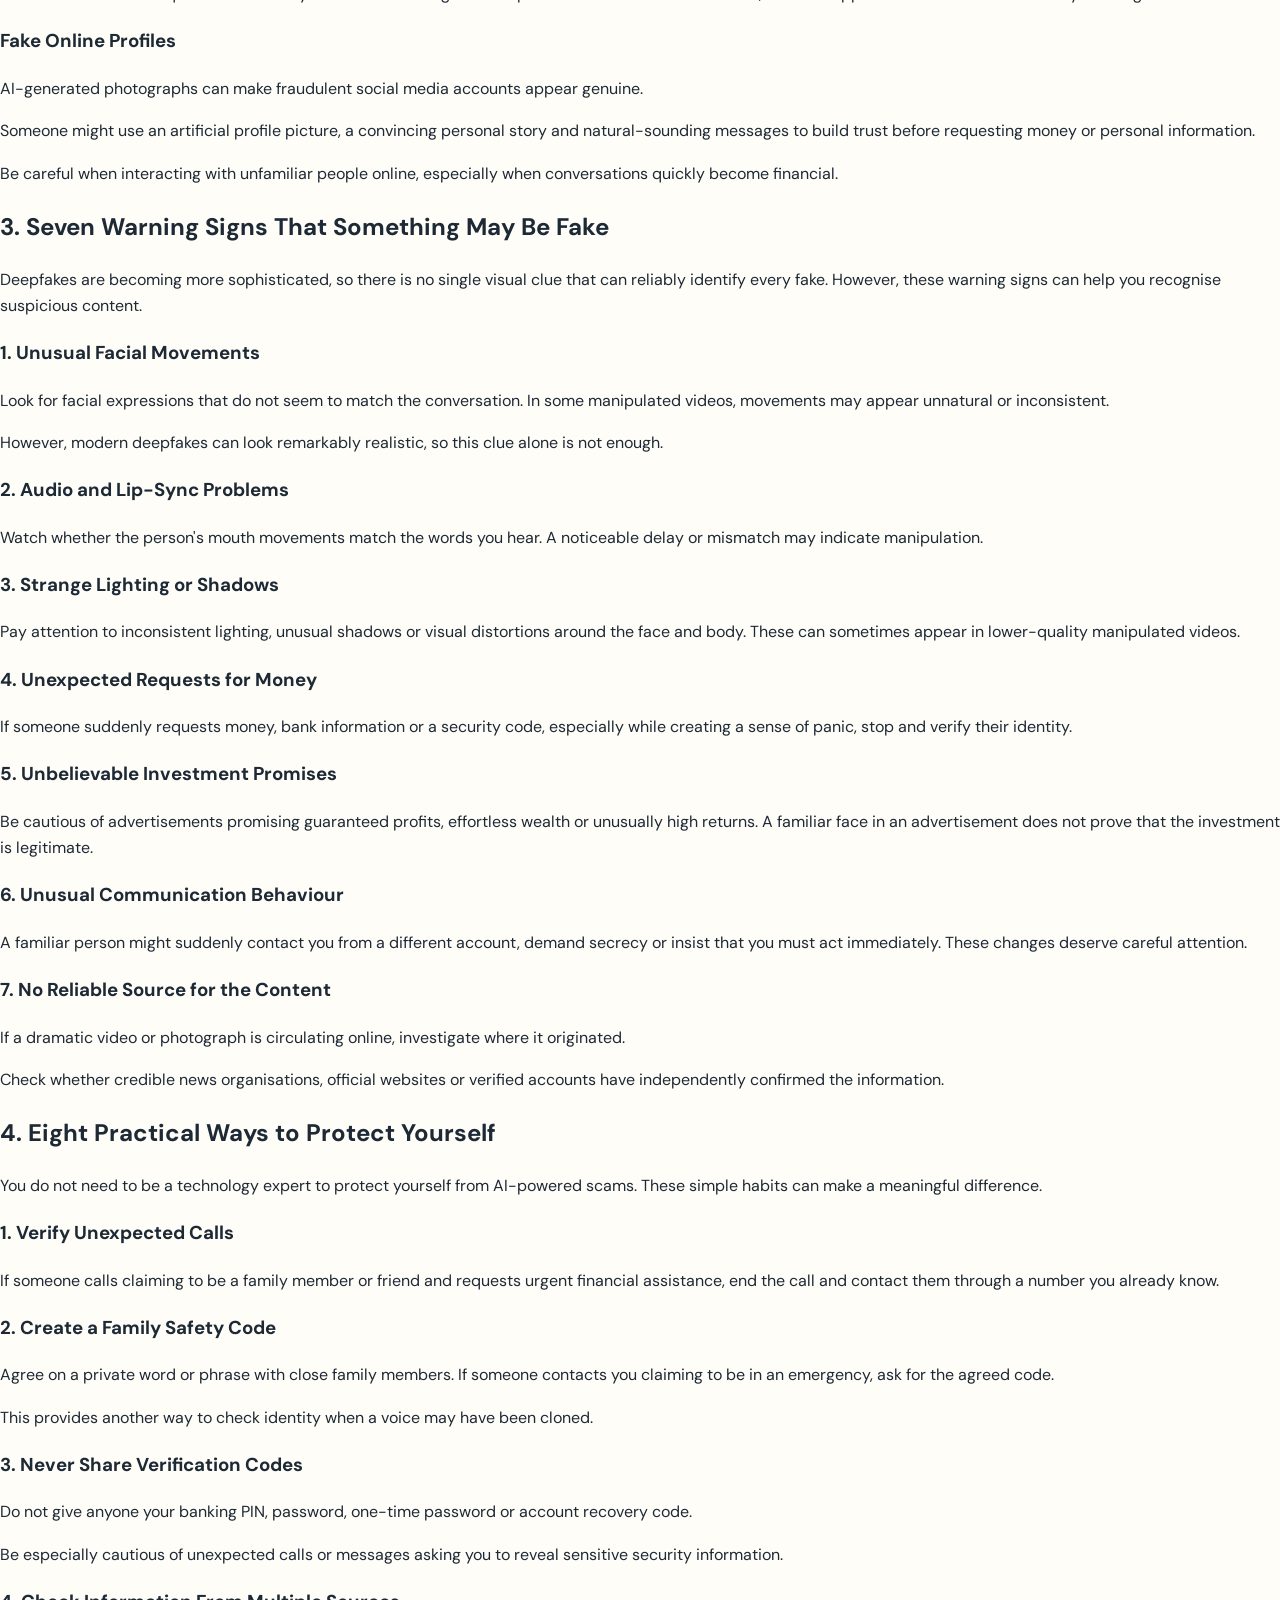
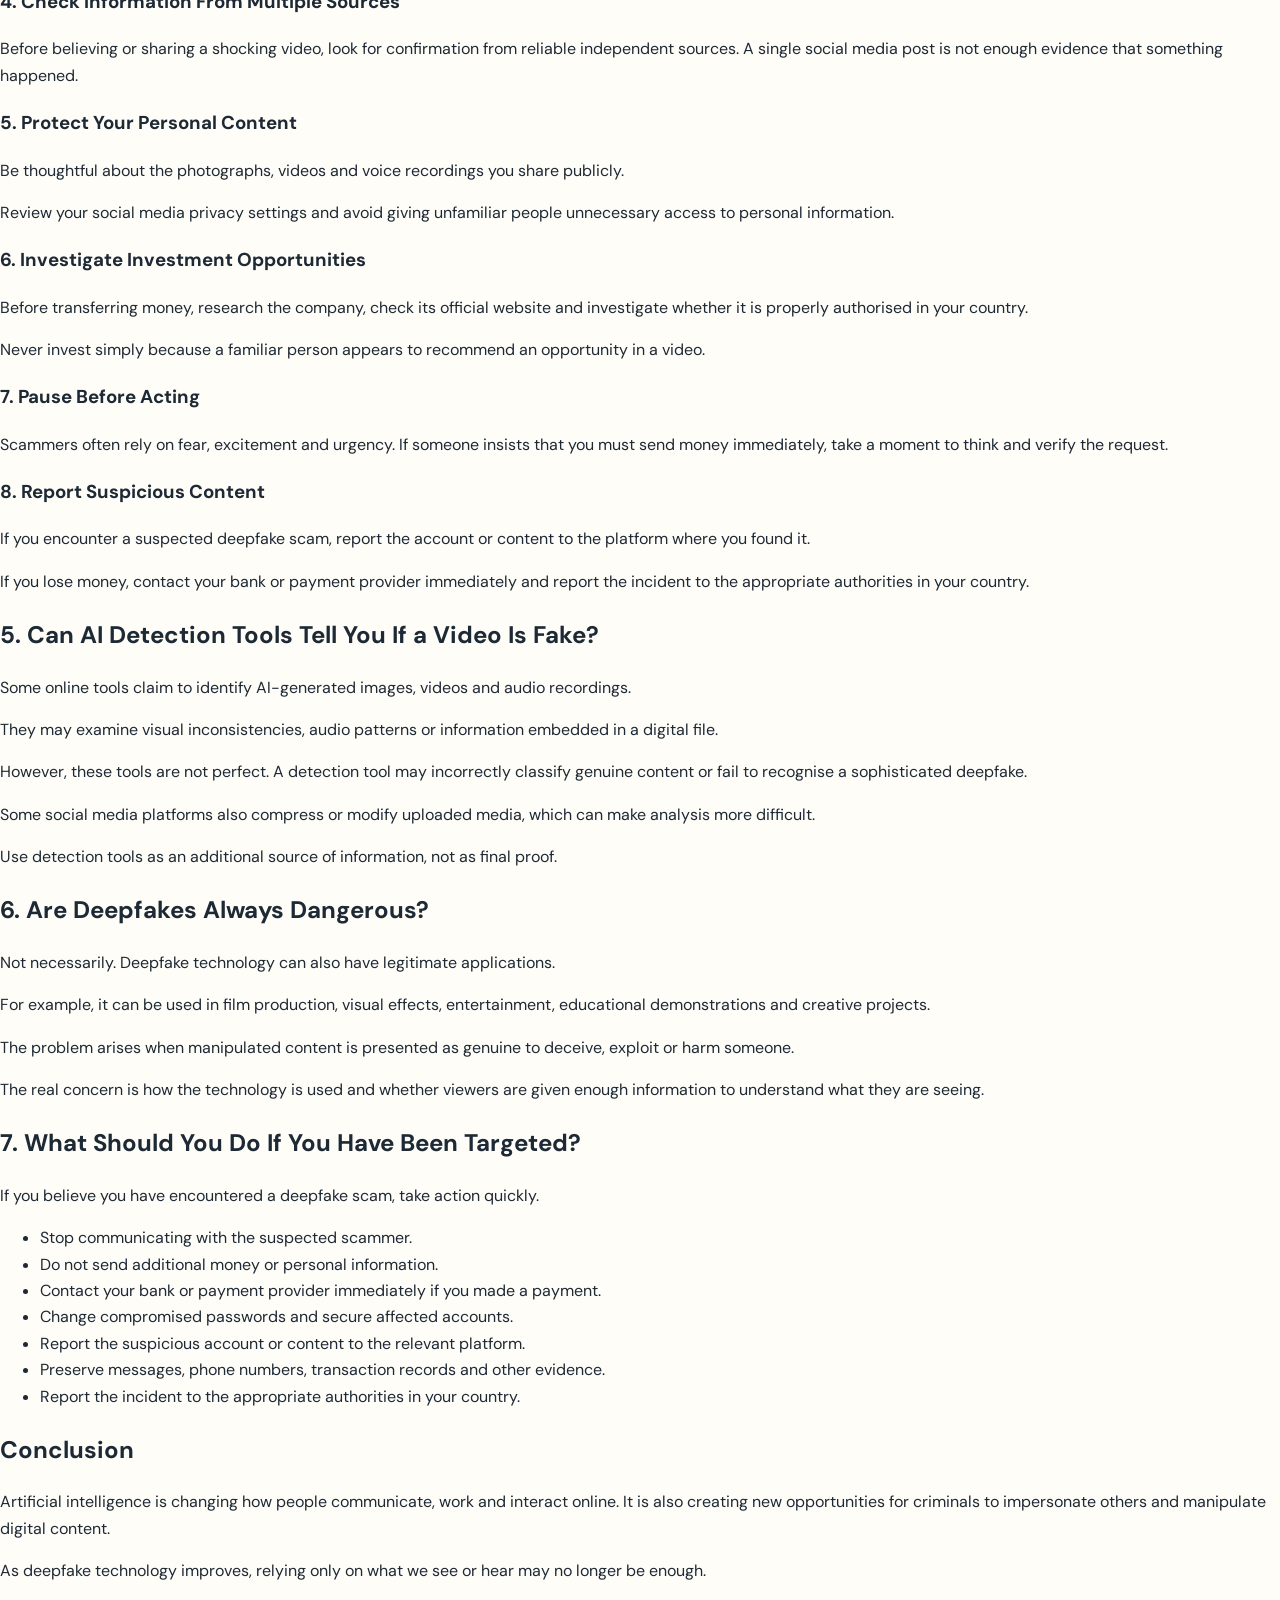
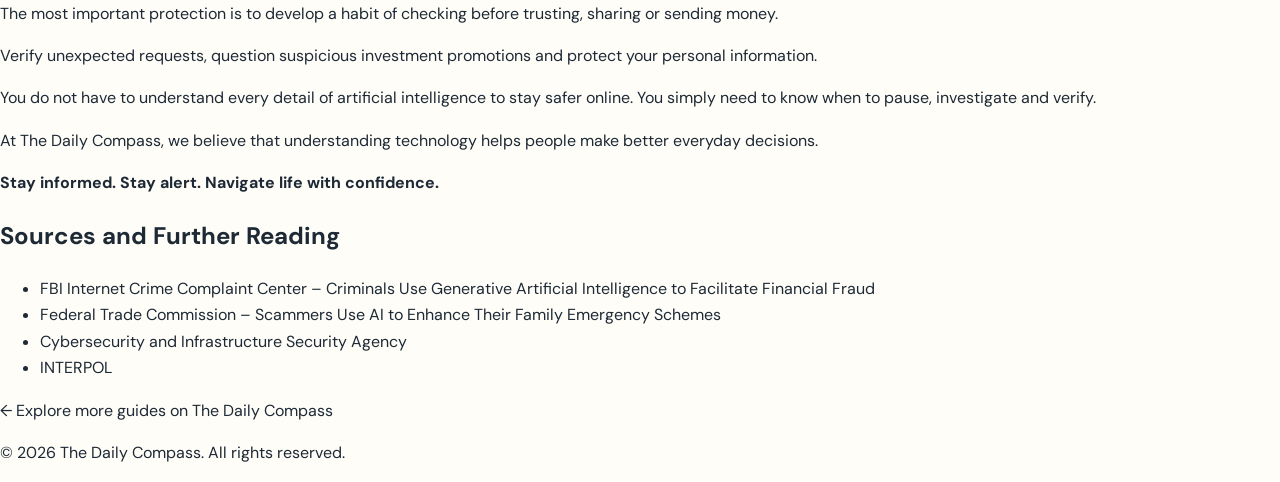
<file: deepfakes-ai-scams-how-to-recognise-fakes.html>
<!DOCTYPE html>
<html lang="en">
<head>
  <meta charset="UTF-8">
  <meta name="viewport" content="width=device-width, initial-scale=1.0">

  <title>Deepfakes and AI Scams: How to Recognise What Is Real Online | The Daily Compass</title>

  <meta name="description" content="Learn how deepfakes, AI-generated voices and fake videos are used in online scams, and discover practical ways to protect yourself.">

  <link rel="stylesheet" href="styles.css">
</head>

<body>

  <header>
    <a href="index.html" class="logo">The Daily Compass</a>
    <p>Navigate life. Make better choices.</p>
  </header>

  <main>
    <article>

      <p><a href="index.html">← Back to The Daily Compass</a></p>

      <p>TECHNOLOGY</p>

      <h1>Deepfakes and AI Scams: How to Recognise What Is Real Online</h1>

      <p>A practical guide from The Daily Compass</p>

      <p>
        Imagine receiving a video call from someone you know. Their face
        looks familiar, their voice sounds natural, and they tell you
        they urgently need money.
      </p>

      <p>
        Would you immediately believe them?
      </p>

      <p>
        Artificial intelligence is changing how people create and share
        digital content. Today, technology can generate realistic images,
        imitate voices and manipulate videos in ways that can be difficult
        to recognise.
      </p>

      <p>
        While these developments have useful applications, criminals
        are also using them to make online scams more convincing.
        These manipulated images, videos and audio recordings are
        commonly known as deepfakes.
      </p>

      <p>
        Understanding how they work and learning how to verify suspicious
        content can help protect your money, personal information and
        online identity.
      </p>

      <h2>1. What Exactly Are Deepfakes?</h2>

      <p>
        A deepfake is digital content that has been created or manipulated
        using artificial intelligence to make something appear real
        when it may not be.
      </p>

      <p>Deepfakes can involve:</p>

      <ul>
        <li><strong>Fake videos:</strong> A person's face or movements
        are altered to make them appear to say or do something they
        never did.</li>

        <li><strong>Cloned voices:</strong> AI recreates someone's voice
        and uses it to produce new speech.</li>

        <li><strong>AI-generated images:</strong> Realistic pictures
        are created of people, places or situations that do not exist.</li>

        <li><strong>Manipulated recordings:</strong> Existing audio
        or video is changed to misrepresent what happened.</li>
      </ul>

      <p>
        For example, a scammer could create a video that appears to show
        a well-known businessperson promoting an investment opportunity
        that the person has never endorsed.
      </p>

      <p>
        The danger is that viewers may trust the content simply because
        it looks authentic.
      </p>

      <h2>2. How Scammers Use Deepfakes to Target People</h2>

      <p>
        AI-powered scams can take different forms. Here are some
        examples worth understanding.
      </p>

      <h3>Fake Celebrity and Investment Promotions</h3>

      <p>
        You might come across a video of a famous person recommending
        an investment platform and promising unusually high returns.
      </p>

      <p>
        The video may look convincing, but the person might never have
        made that recommendation.
      </p>

      <p>
        Scammers can use manipulated videos, fake testimonials and
        impersonated social media accounts to attract victims into
        fraudulent investment schemes.
      </p>

      <p>
        Always investigate investment opportunities independently
        rather than relying on celebrity endorsements.
      </p>

      <h3>Family Emergency Voice Scams</h3>

      <p>
        Imagine receiving a phone call from someone who sounds exactly
        like your child, sibling or close friend. They claim to be in
        trouble and urgently need money.
      </p>

      <p>
        A scammer may use AI voice-cloning technology to imitate
        someone using audio recordings available online.
      </p>

      <p>
        Because the voice sounds familiar, you might feel pressured
        to act without checking the story.
      </p>

      <p>
        Before sending money, end the call and contact the person
        directly using their usual phone number.
      </p>

      <h3>Fake Business and Workplace Requests</h3>

      <p>
        Scammers may impersonate business owners, managers or colleagues
        using cloned voices and manipulated videos.
      </p>

      <p>
        They might request urgent payments, confidential information
        or access to company accounts.
      </p>

      <p>
        An unusual financial request should always be verified through
        an independent communication channel, even if it appears to
        come from someone you recognise.
      </p>

      <h3>Fake Online Profiles</h3>

      <p>
        AI-generated photographs can make fraudulent social media
        accounts appear genuine.
      </p>

      <p>
        Someone might use an artificial profile picture, a convincing
        personal story and natural-sounding messages to build trust
        before requesting money or personal information.
      </p>

      <p>
        Be careful when interacting with unfamiliar people online,
        especially when conversations quickly become financial.
      </p>

      <h2>3. Seven Warning Signs That Something May Be Fake</h2>

      <p>
        Deepfakes are becoming more sophisticated, so there is no
        single visual clue that can reliably identify every fake.
        However, these warning signs can help you recognise
        suspicious content.
      </p>

      <h3>1. Unusual Facial Movements</h3>

      <p>
        Look for facial expressions that do not seem to match the
        conversation. In some manipulated videos, movements may
        appear unnatural or inconsistent.
      </p>

      <p>
        However, modern deepfakes can look remarkably realistic,
        so this clue alone is not enough.
      </p>

      <h3>2. Audio and Lip-Sync Problems</h3>

      <p>
        Watch whether the person's mouth movements match the words
        you hear. A noticeable delay or mismatch may indicate
        manipulation.
      </p>

      <h3>3. Strange Lighting or Shadows</h3>

      <p>
        Pay attention to inconsistent lighting, unusual shadows
        or visual distortions around the face and body.
        These can sometimes appear in lower-quality manipulated videos.
      </p>

      <h3>4. Unexpected Requests for Money</h3>

      <p>
        If someone suddenly requests money, bank information or
        a security code, especially while creating a sense of panic,
        stop and verify their identity.
      </p>

      <h3>5. Unbelievable Investment Promises</h3>

      <p>
        Be cautious of advertisements promising guaranteed profits,
        effortless wealth or unusually high returns.
        A familiar face in an advertisement does not prove that
        the investment is legitimate.
      </p>

      <h3>6. Unusual Communication Behaviour</h3>

      <p>
        A familiar person might suddenly contact you from a different
        account, demand secrecy or insist that you must act immediately.
        These changes deserve careful attention.
      </p>

      <h3>7. No Reliable Source for the Content</h3>

      <p>
        If a dramatic video or photograph is circulating online,
        investigate where it originated.
      </p>

      <p>
        Check whether credible news organisations, official websites
        or verified accounts have independently confirmed the
        information.
      </p>

      <h2>4. Eight Practical Ways to Protect Yourself</h2>

      <p>
        You do not need to be a technology expert to protect yourself
        from AI-powered scams. These simple habits can make a
        meaningful difference.
      </p>

      <h3>1. Verify Unexpected Calls</h3>

      <p>
        If someone calls claiming to be a family member or friend
        and requests urgent financial assistance, end the call and
        contact them through a number you already know.
      </p>

      <h3>2. Create a Family Safety Code</h3>

      <p>
        Agree on a private word or phrase with close family members.
        If someone contacts you claiming to be in an emergency,
        ask for the agreed code.
      </p>

      <p>
        This provides another way to check identity when a voice
        may have been cloned.
      </p>

      <h3>3. Never Share Verification Codes</h3>

      <p>
        Do not give anyone your banking PIN, password, one-time
        password or account recovery code.
      </p>

      <p>
        Be especially cautious of unexpected calls or messages
        asking you to reveal sensitive security information.
      </p>

      <h3>4. Check Information From Multiple Sources</h3>

      <p>
        Before believing or sharing a shocking video, look for
        confirmation from reliable independent sources.
        A single social media post is not enough evidence
        that something happened.
      </p>

      <h3>5. Protect Your Personal Content</h3>

      <p>
        Be thoughtful about the photographs, videos and voice
        recordings you share publicly.
      </p>

      <p>
        Review your social media privacy settings and avoid giving
        unfamiliar people unnecessary access to personal information.
      </p>

      <h3>6. Investigate Investment Opportunities</h3>

      <p>
        Before transferring money, research the company, check
        its official website and investigate whether it is properly
        authorised in your country.
      </p>

      <p>
        Never invest simply because a familiar person appears
        to recommend an opportunity in a video.
      </p>

      <h3>7. Pause Before Acting</h3>

      <p>
        Scammers often rely on fear, excitement and urgency.
        If someone insists that you must send money immediately,
        take a moment to think and verify the request.
      </p>

      <h3>8. Report Suspicious Content</h3>

      <p>
        If you encounter a suspected deepfake scam, report the
        account or content to the platform where you found it.
      </p>

      <p>
        If you lose money, contact your bank or payment provider
        immediately and report the incident to the appropriate
        authorities in your country.
      </p>

      <h2>5. Can AI Detection Tools Tell You If a Video Is Fake?</h2>

      <p>
        Some online tools claim to identify AI-generated images,
        videos and audio recordings.
      </p>

      <p>
        They may examine visual inconsistencies, audio patterns
        or information embedded in a digital file.
      </p>

      <p>
        However, these tools are not perfect. A detection tool
        may incorrectly classify genuine content or fail to
        recognise a sophisticated deepfake.
      </p>

      <p>
        Some social media platforms also compress or modify
        uploaded media, which can make analysis more difficult.
      </p>

      <p>
        Use detection tools as an additional source of information,
        not as final proof.
      </p>

      <h2>6. Are Deepfakes Always Dangerous?</h2>

      <p>
        Not necessarily. Deepfake technology can also have
        legitimate applications.
      </p>

      <p>
        For example, it can be used in film production, visual
        effects, entertainment, educational demonstrations and
        creative projects.
      </p>

      <p>
        The problem arises when manipulated content is presented
        as genuine to deceive, exploit or harm someone.
      </p>

      <p>
        The real concern is how the technology is used and whether
        viewers are given enough information to understand what
        they are seeing.
      </p>

      <h2>7. What Should You Do If You Have Been Targeted?</h2>

      <p>
        If you believe you have encountered a deepfake scam,
        take action quickly.
      </p>

      <ul>
        <li>Stop communicating with the suspected scammer.</li>
        <li>Do not send additional money or personal information.</li>
        <li>Contact your bank or payment provider immediately if you made a payment.</li>
        <li>Change compromised passwords and secure affected accounts.</li>
        <li>Report the suspicious account or content to the relevant platform.</li>
        <li>Preserve messages, phone numbers, transaction records and other evidence.</li>
        <li>Report the incident to the appropriate authorities in your country.</li>
      </ul>

      <h2>Conclusion</h2>

      <p>
        Artificial intelligence is changing how people communicate,
        work and interact online. It is also creating new opportunities
        for criminals to impersonate others and manipulate digital content.
      </p>

      <p>
        As deepfake technology improves, relying only on what we see
        or hear may no longer be enough.
      </p>

      <p>
        The most important protection is to develop a habit of
        checking before trusting, sharing or sending money.
      </p>

      <p>
        Verify unexpected requests, question suspicious investment
        promotions and protect your personal information.
      </p>

      <p>
        You do not have to understand every detail of artificial
        intelligence to stay safer online. You simply need to know
        when to pause, investigate and verify.
      </p>

      <p>
        At The Daily Compass, we believe that understanding technology
        helps people make better everyday decisions.
      </p>

      <p>
        <strong>Stay informed. Stay alert. Navigate life with confidence.</strong>
      </p>

      <h2>Sources and Further Reading</h2>

      <ul>
        <li>
          <a href="https://www.ic3.gov/PSA/2024/PSA241203"
          target="_blank" rel="noopener noreferrer">
          FBI Internet Crime Complaint Center – Criminals Use Generative
          Artificial Intelligence to Facilitate Financial Fraud
          </a>
        </li>

        <li>
          <a href="https://consumer.ftc.gov/consumer-alerts/2023/03/scammers-use-ai-enhance-their-family-emergency-schemes"
          target="_blank" rel="noopener noreferrer">
          Federal Trade Commission – Scammers Use AI to Enhance
          Their Family Emergency Schemes
          </a>
        </li>

        <li>
          <a href="https://www.cisa.gov/"
          target="_blank" rel="noopener noreferrer">
          Cybersecurity and Infrastructure Security Agency
          </a>
        </li>

        <li>
          <a href="https://www.interpol.int/"
          target="_blank" rel="noopener noreferrer">
          INTERPOL
          </a>
        </li>
      </ul>

      <p>
        <a href="index.html">← Explore more guides on The Daily Compass</a>
      </p>

    </article>
  </main>

  <footer>
    <p>© 2026 The Daily Compass. All rights reserved.</p>
  </footer>

</body>
</html>
</file>
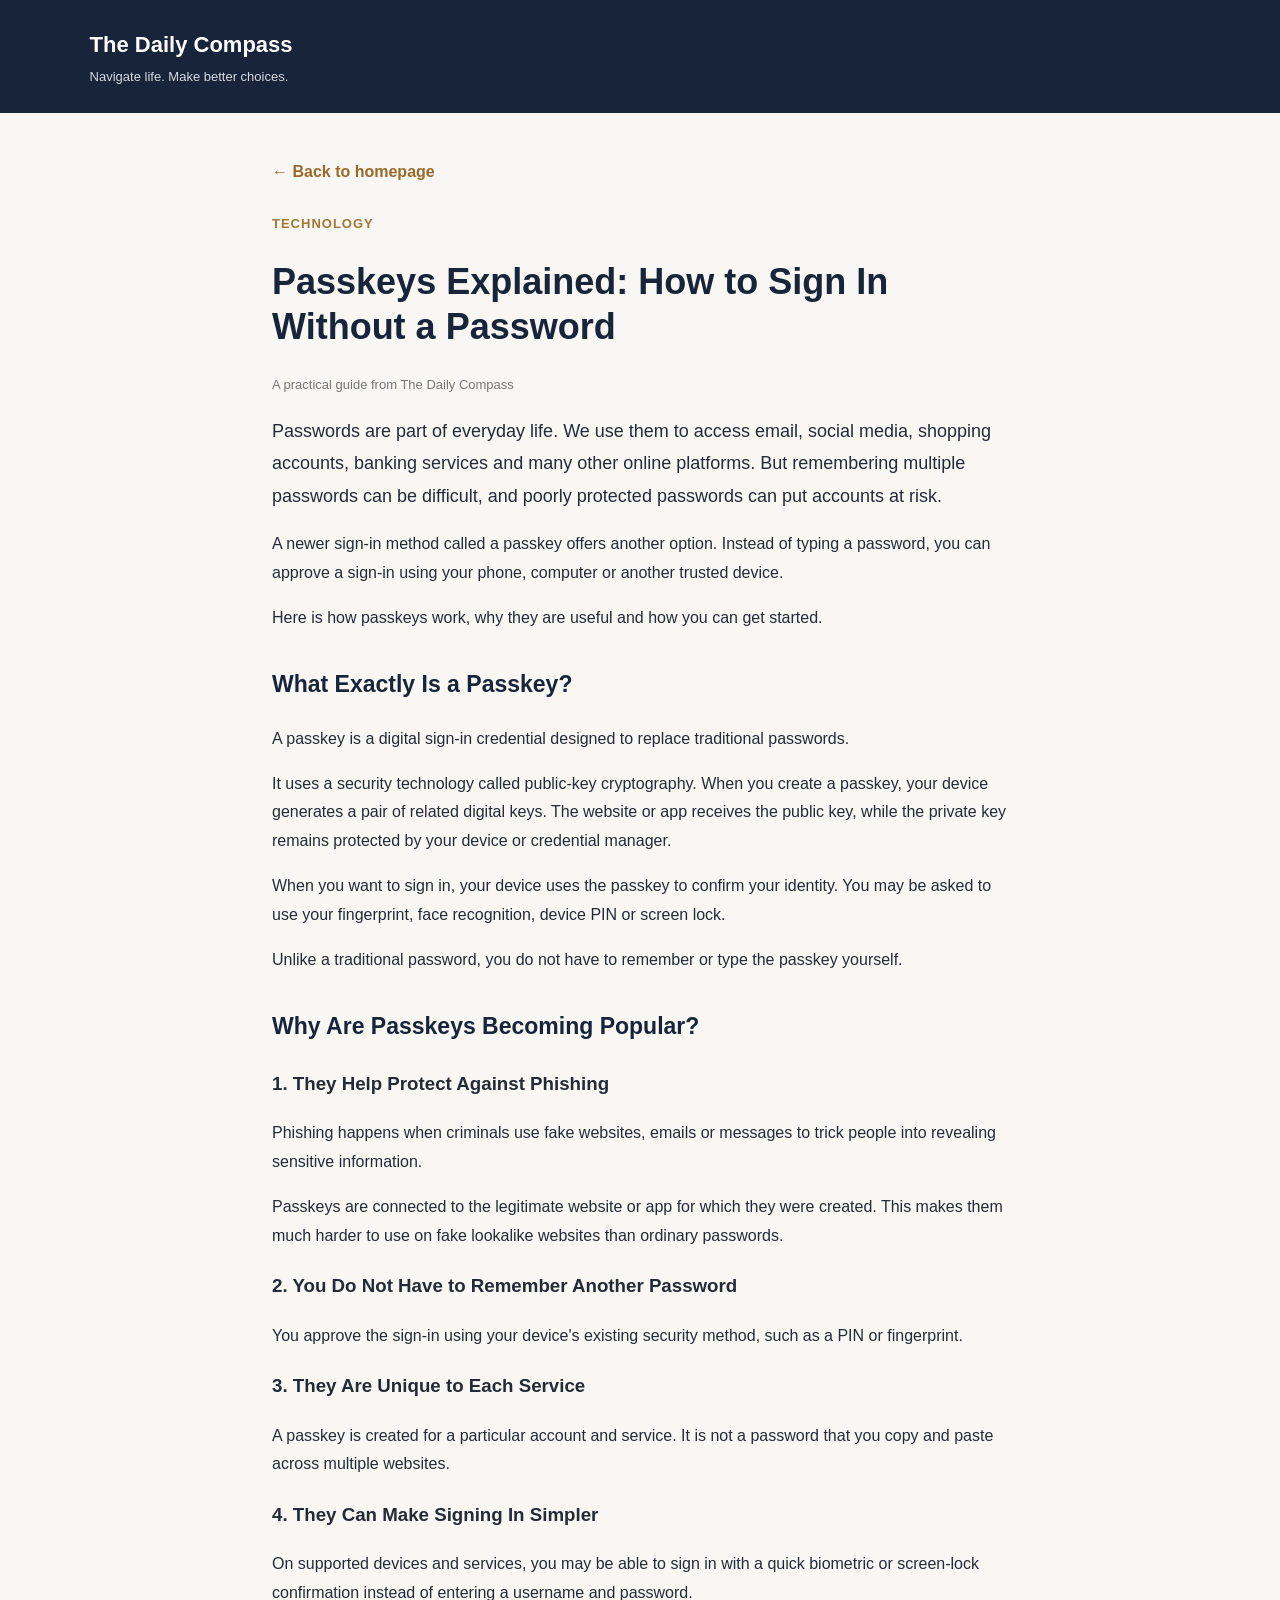
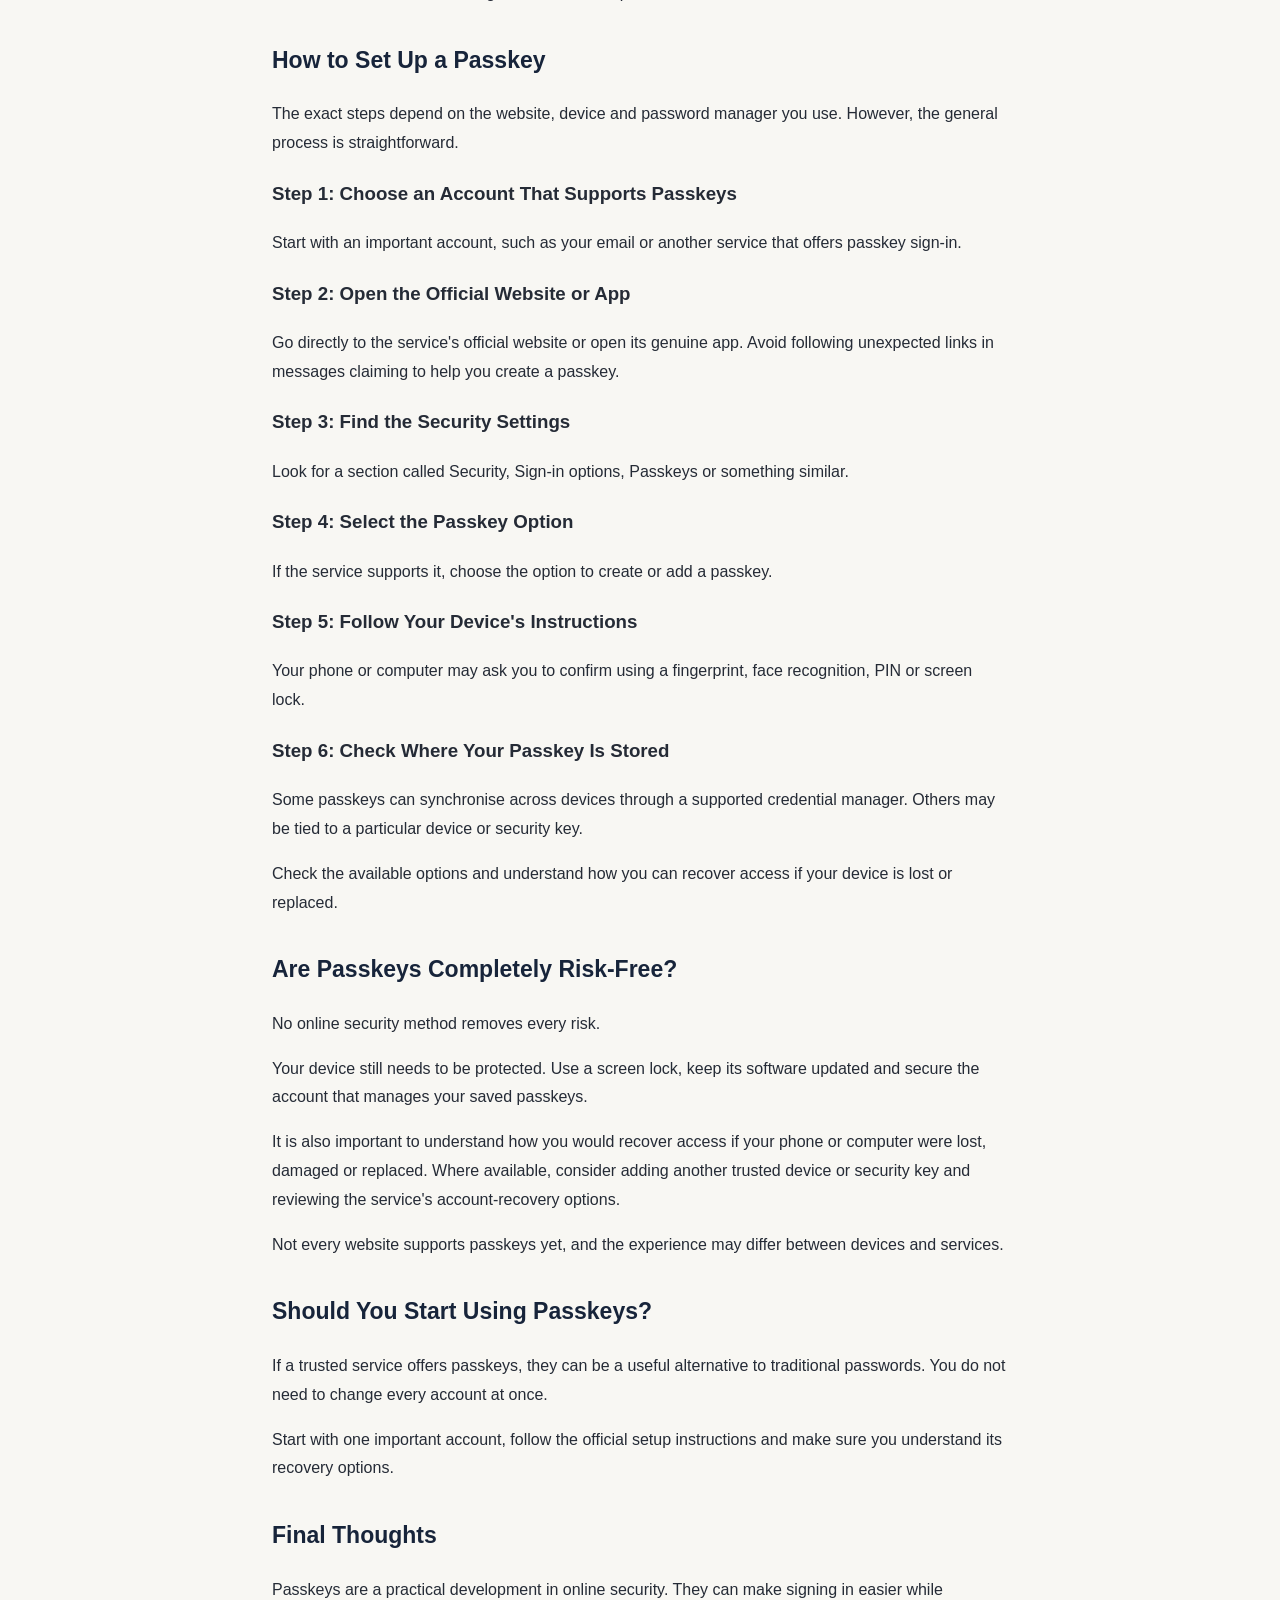
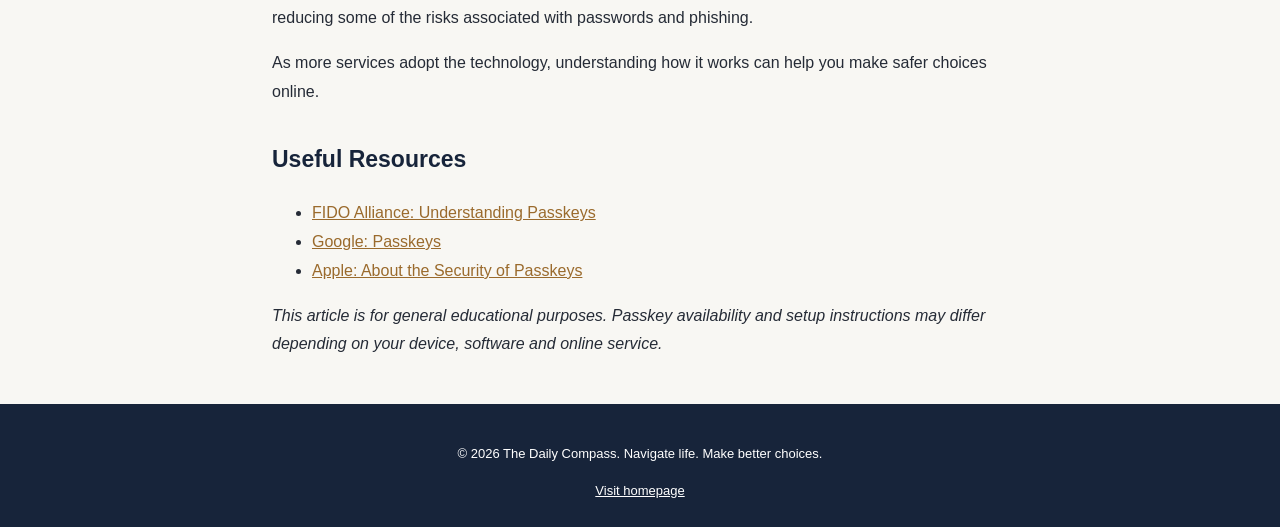
<file: passkeys-explained.html>
<!DOCTYPE html>
<html lang="en">
<head>
  <meta charset="UTF-8">
  <meta name="viewport" content="width=device-width, initial-scale=1.0">

  <title>Passkeys Explained: How to Sign In Without a Password | The Daily Compass</title>

  <meta name="description" content="Learn what passkeys are, how they protect online accounts from phishing, and how to set one up safely on your phone or computer.">

  <meta name="theme-color" content="#17243a">

  <style>
    * { box-sizing: border-box; }

    body {
      margin: 0;
      font-family: Arial, sans-serif;
      background: #f8f7f3;
      color: #252b36;
      line-height: 1.8;
    }

    header {
      background: #17243a;
      color: white;
      padding: 25px 7%;
    }

    header a {
      color: white;
      text-decoration: none;
    }

    .brand {
      font-size: 22px;
      font-weight: bold;
    }

    .tagline {
      font-size: 13px;
      color: #d5d9e0;
    }

    main {
      max-width: 780px;
      margin: 45px auto;
      padding: 0 22px;
    }

    .category {
      color: #a47736;
      font-size: 13px;
      font-weight: bold;
      text-transform: uppercase;
      letter-spacing: 1px;
    }

    h1 {
      font-size: 36px;
      line-height: 1.25;
      color: #17243a;
    }

    h2 {
      margin-top: 32px;
      color: #17243a;
      font-size: 23px;
    }

    a { color: #9a6a2c; }

    .intro { font-size: 18px; }

    .updated {
      color: #777;
      font-size: 13px;
    }

    .back {
      display: inline-block;
      margin-bottom: 25px;
      text-decoration: none;
      font-weight: bold;
    }

    footer {
      background: #17243a;
      color: white;
      text-align: center;
      padding: 25px;
      font-size: 13px;
    }

    footer a { color: white; }

    @media (max-width: 600px) {
      h1 { font-size: 29px; }
      main { margin: 30px auto; }
    }
  </style>
</head>

<body>

<header>
  <a href="index.html">
    <div class="brand">The Daily Compass</div>
    <div class="tagline">Navigate life. Make better choices.</div>
  </a>
</header>

<main>

<a class="back" href="index.html">← Back to homepage</a>

<div class="category">Technology</div>

<h1>Passkeys Explained: How to Sign In Without a Password</h1>

<p class="updated">A practical guide from The Daily Compass</p>

<p class="intro">
Passwords are part of everyday life. We use them to access email,
social media, shopping accounts, banking services and many other
online platforms. But remembering multiple passwords can be
difficult, and poorly protected passwords can put accounts at risk.
</p>

<p>
A newer sign-in method called a passkey offers another option.
Instead of typing a password, you can approve a sign-in using
your phone, computer or another trusted device.
</p>

<p>
Here is how passkeys work, why they are useful and how you
can get started.
</p>

<h2>What Exactly Is a Passkey?</h2>

<p>
A passkey is a digital sign-in credential designed to replace
traditional passwords.
</p>

<p>
It uses a security technology called public-key cryptography.
When you create a passkey, your device generates a pair of
related digital keys. The website or app receives the public
key, while the private key remains protected by your device
or credential manager.
</p>

<p>
When you want to sign in, your device uses the passkey to
confirm your identity. You may be asked to use your fingerprint,
face recognition, device PIN or screen lock.
</p>

<p>
Unlike a traditional password, you do not have to remember
or type the passkey yourself.
</p>

<h2>Why Are Passkeys Becoming Popular?</h2>

<h3>1. They Help Protect Against Phishing</h3>

<p>
Phishing happens when criminals use fake websites, emails or
messages to trick people into revealing sensitive information.
</p>

<p>
Passkeys are connected to the legitimate website or app for
which they were created. This makes them much harder to use
on fake lookalike websites than ordinary passwords.
</p>

<h3>2. You Do Not Have to Remember Another Password</h3>

<p>
You approve the sign-in using your device's existing security
method, such as a PIN or fingerprint.
</p>

<h3>3. They Are Unique to Each Service</h3>

<p>
A passkey is created for a particular account and service.
It is not a password that you copy and paste across multiple
websites.
</p>

<h3>4. They Can Make Signing In Simpler</h3>

<p>
On supported devices and services, you may be able to sign
in with a quick biometric or screen-lock confirmation instead
of entering a username and password.
</p>

<h2>How to Set Up a Passkey</h2>

<p>
The exact steps depend on the website, device and password
manager you use. However, the general process is straightforward.
</p>

<h3>Step 1: Choose an Account That Supports Passkeys</h3>

<p>
Start with an important account, such as your email or another
service that offers passkey sign-in.
</p>

<h3>Step 2: Open the Official Website or App</h3>

<p>
Go directly to the service's official website or open its
genuine app. Avoid following unexpected links in messages
claiming to help you create a passkey.
</p>

<h3>Step 3: Find the Security Settings</h3>

<p>
Look for a section called Security, Sign-in options,
Passkeys or something similar.
</p>

<h3>Step 4: Select the Passkey Option</h3>

<p>
If the service supports it, choose the option to create
or add a passkey.
</p>

<h3>Step 5: Follow Your Device's Instructions</h3>

<p>
Your phone or computer may ask you to confirm using a
fingerprint, face recognition, PIN or screen lock.
</p>

<h3>Step 6: Check Where Your Passkey Is Stored</h3>

<p>
Some passkeys can synchronise across devices through a
supported credential manager. Others may be tied to a
particular device or security key.
</p>

<p>
Check the available options and understand how you can
recover access if your device is lost or replaced.
</p>

<h2>Are Passkeys Completely Risk-Free?</h2>

<p>
No online security method removes every risk.
</p>

<p>
Your device still needs to be protected. Use a screen lock,
keep its software updated and secure the account that manages
your saved passkeys.
</p>

<p>
It is also important to understand how you would recover
access if your phone or computer were lost, damaged or replaced.
Where available, consider adding another trusted device or
security key and reviewing the service's account-recovery options.
</p>

<p>
Not every website supports passkeys yet, and the experience
may differ between devices and services.
</p>

<h2>Should You Start Using Passkeys?</h2>

<p>
If a trusted service offers passkeys, they can be a useful
alternative to traditional passwords. You do not need to
change every account at once.
</p>

<p>
Start with one important account, follow the official setup
instructions and make sure you understand its recovery options.
</p>

<h2>Final Thoughts</h2>

<p>
Passkeys are a practical development in online security.
They can make signing in easier while reducing some of the
risks associated with passwords and phishing.
</p>

<p>
As more services adopt the technology, understanding how
it works can help you make safer choices online.
</p>

<h2>Useful Resources</h2>

<ul>
  <li>
    <a href="https://fidoalliance.org/passkeys/"
       target="_blank" rel="noopener">
      FIDO Alliance: Understanding Passkeys
    </a>
  </li>

  <li>
    <a href="https://www.google.com/account/about/passkeys/"
       target="_blank" rel="noopener">
      Google: Passkeys
    </a>
  </li>

  <li>
    <a href="https://support.apple.com/en-md/102195"
       target="_blank" rel="noopener">
      Apple: About the Security of Passkeys
    </a>
  </li>
</ul>

<p>
<em>
This article is for general educational purposes.
Passkey availability and setup instructions may differ
depending on your device, software and online service.
</em>
</p>

</main>

<footer>
  <p>© 2026 The Daily Compass. Navigate life. Make better choices.</p>
  <a href="index.html">Visit homepage</a>
</footer>

</body>
</html>
</file>
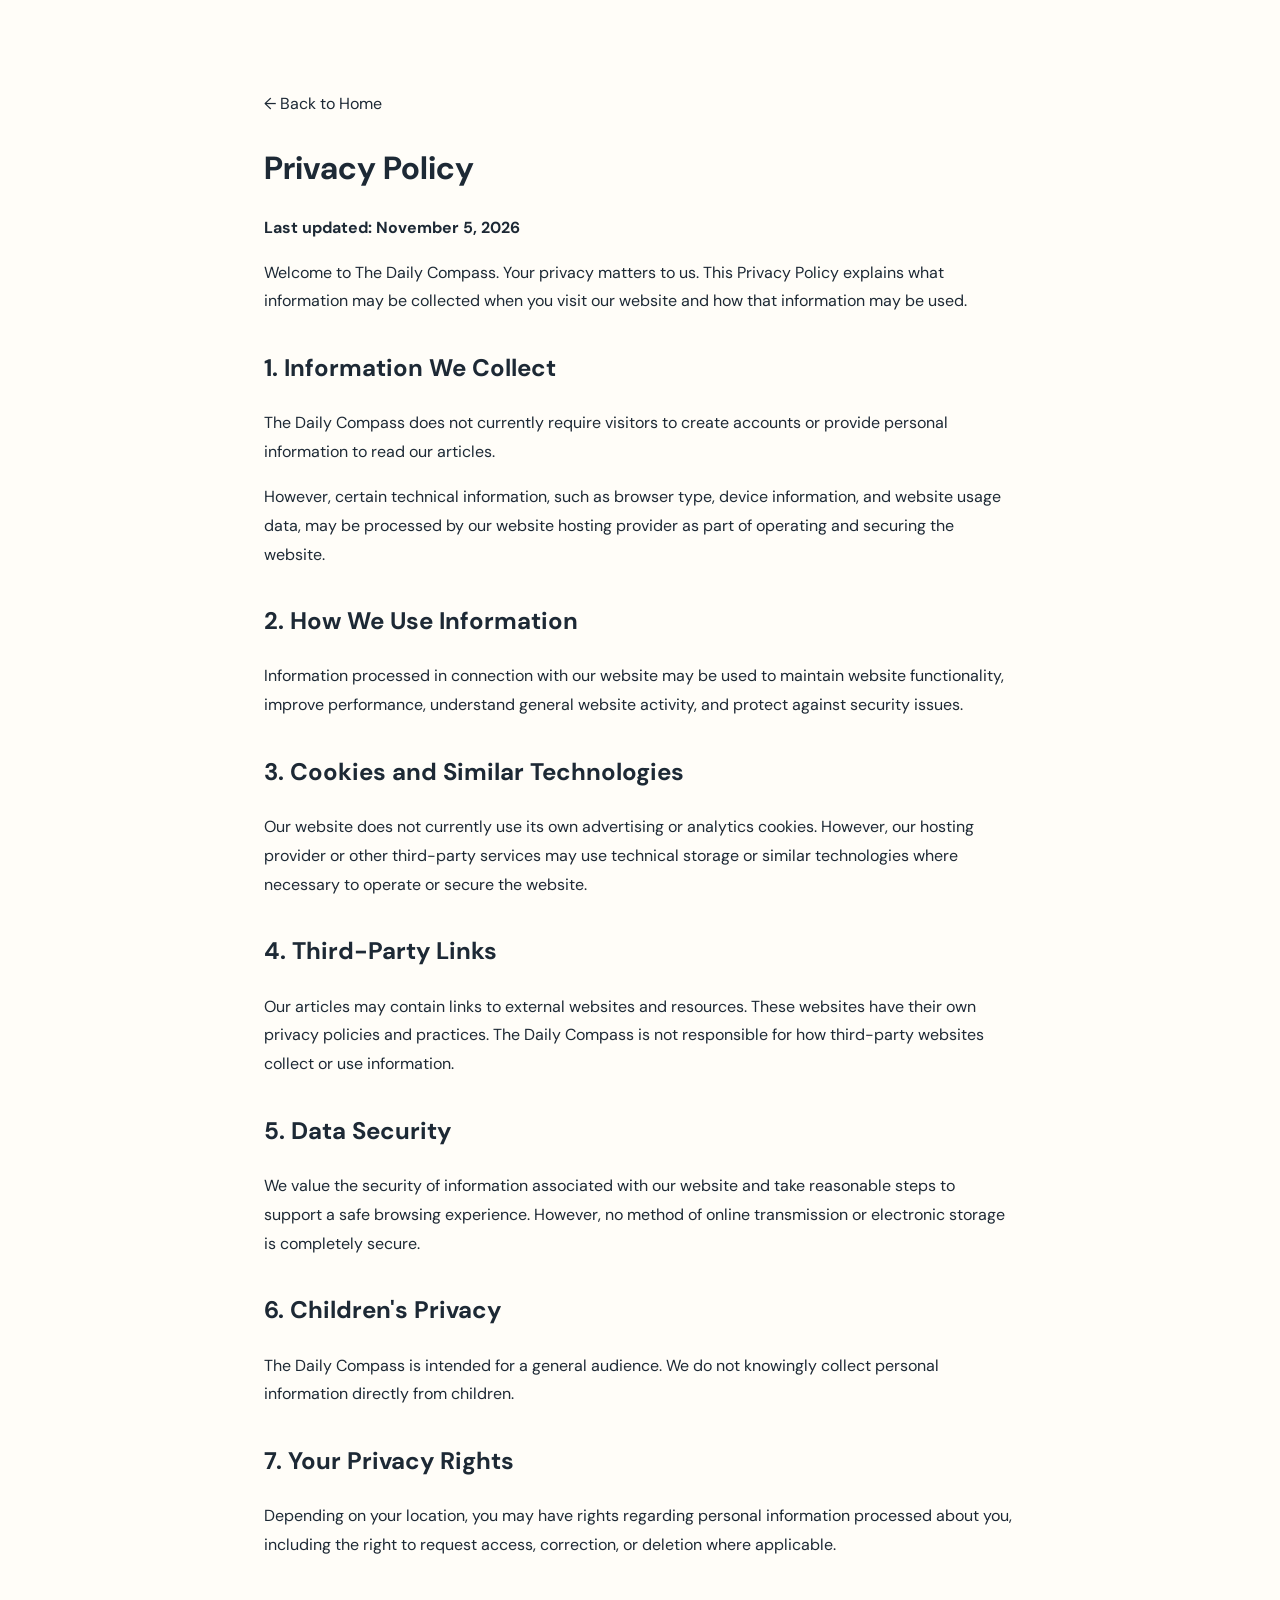
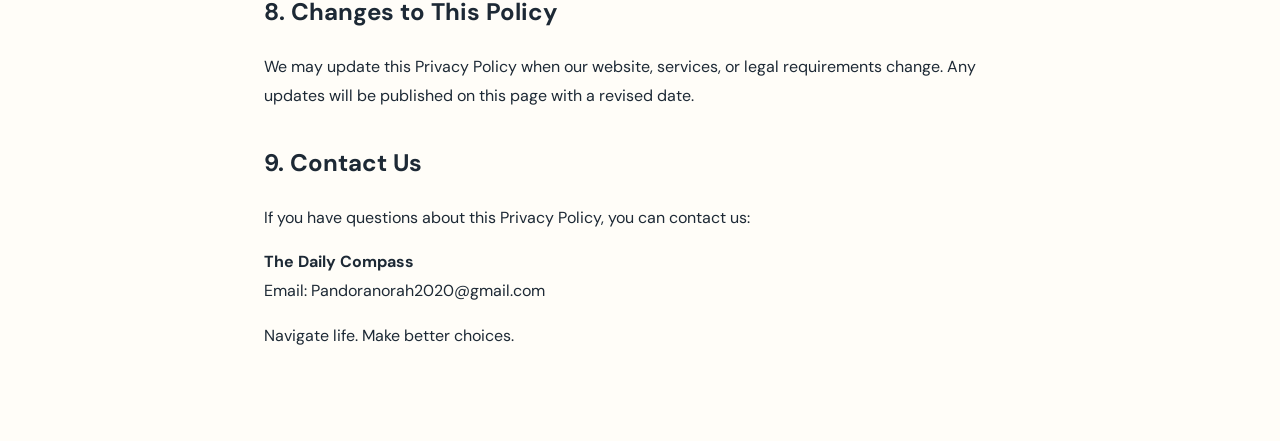
<file: privacy-policy.html>
<!doctype html>
<html lang="en">
<head>
  <meta charset="utf-8">
  <meta name="viewport" content="width=device-width, initial-scale=1">

  <title>Privacy Policy | The Daily Compass</title>

  <meta name="description" content="Read the Privacy Policy for The Daily Compass and learn how we handle information when you visit our website.">

  <link rel="icon" href="compass.svg" type="image/svg+xml">
  <link rel="stylesheet" href="styles.css">

  <style>
    .policy-content {
      max-width: 800px;
      margin: 50px auto;
      padding: 24px;
      line-height: 1.8;
    }

    .policy-content h1 {
      margin-bottom: 10px;
    }

    .policy-content h2 {
      margin-top: 30px;
    }

    .policy-content a {
      overflow-wrap: anywhere;
    }
  </style>
</head>

<body>
  <main class="policy-content">

    <p><a href="index.html">← Back to Home</a></p>

    <h1>Privacy Policy</h1>

    <p><strong>Last updated: November 5, 2026</strong></p>

    <p>
      Welcome to The Daily Compass. Your privacy matters to us.
      This Privacy Policy explains what information may be collected
      when you visit our website and how that information may be used.
    </p>

    <h2>1. Information We Collect</h2>

    <p>
      The Daily Compass does not currently require visitors to create
      accounts or provide personal information to read our articles.
    </p>

    <p>
      However, certain technical information, such as browser type,
      device information, and website usage data, may be processed
      by our website hosting provider as part of operating and
      securing the website.
    </p>

    <h2>2. How We Use Information</h2>

    <p>
      Information processed in connection with our website may be used
      to maintain website functionality, improve performance,
      understand general website activity, and protect against
      security issues.
    </p>

    <h2>3. Cookies and Similar Technologies</h2>

    <p>
      Our website does not currently use its own advertising or
      analytics cookies. However, our hosting provider or other
      third-party services may use technical storage or similar
      technologies where necessary to operate or secure the website.
    </p>

    <h2>4. Third-Party Links</h2>

    <p>
      Our articles may contain links to external websites and resources.
      These websites have their own privacy policies and practices.
      The Daily Compass is not responsible for how third-party websites
      collect or use information.
    </p>

    <h2>5. Data Security</h2>

    <p>
      We value the security of information associated with our website
      and take reasonable steps to support a safe browsing experience.
      However, no method of online transmission or electronic storage
      is completely secure.
    </p>

    <h2>6. Children's Privacy</h2>

    <p>
      The Daily Compass is intended for a general audience. We do not
      knowingly collect personal information directly from children.
    </p>

    <h2>7. Your Privacy Rights</h2>

    <p>
      Depending on your location, you may have rights regarding
      personal information processed about you, including the right
      to request access, correction, or deletion where applicable.
    </p>

    <h2>8. Changes to This Policy</h2>

    <p>
      We may update this Privacy Policy when our website, services,
      or legal requirements change. Any updates will be published
      on this page with a revised date.
    </p>

    <h2>9. Contact Us</h2>

    <p>
      If you have questions about this Privacy Policy, you can contact us:
    </p>

    <p>
      <strong>The Daily Compass</strong><br>
      Email:
      <a href="mailto:Pandoranorah2020@gmail.com">
        Pandoranorah2020@gmail.com
      </a>
    </p>

    <p>
      Navigate life. Make better choices.
    </p>

  </main>
</body>
</html>
</file>
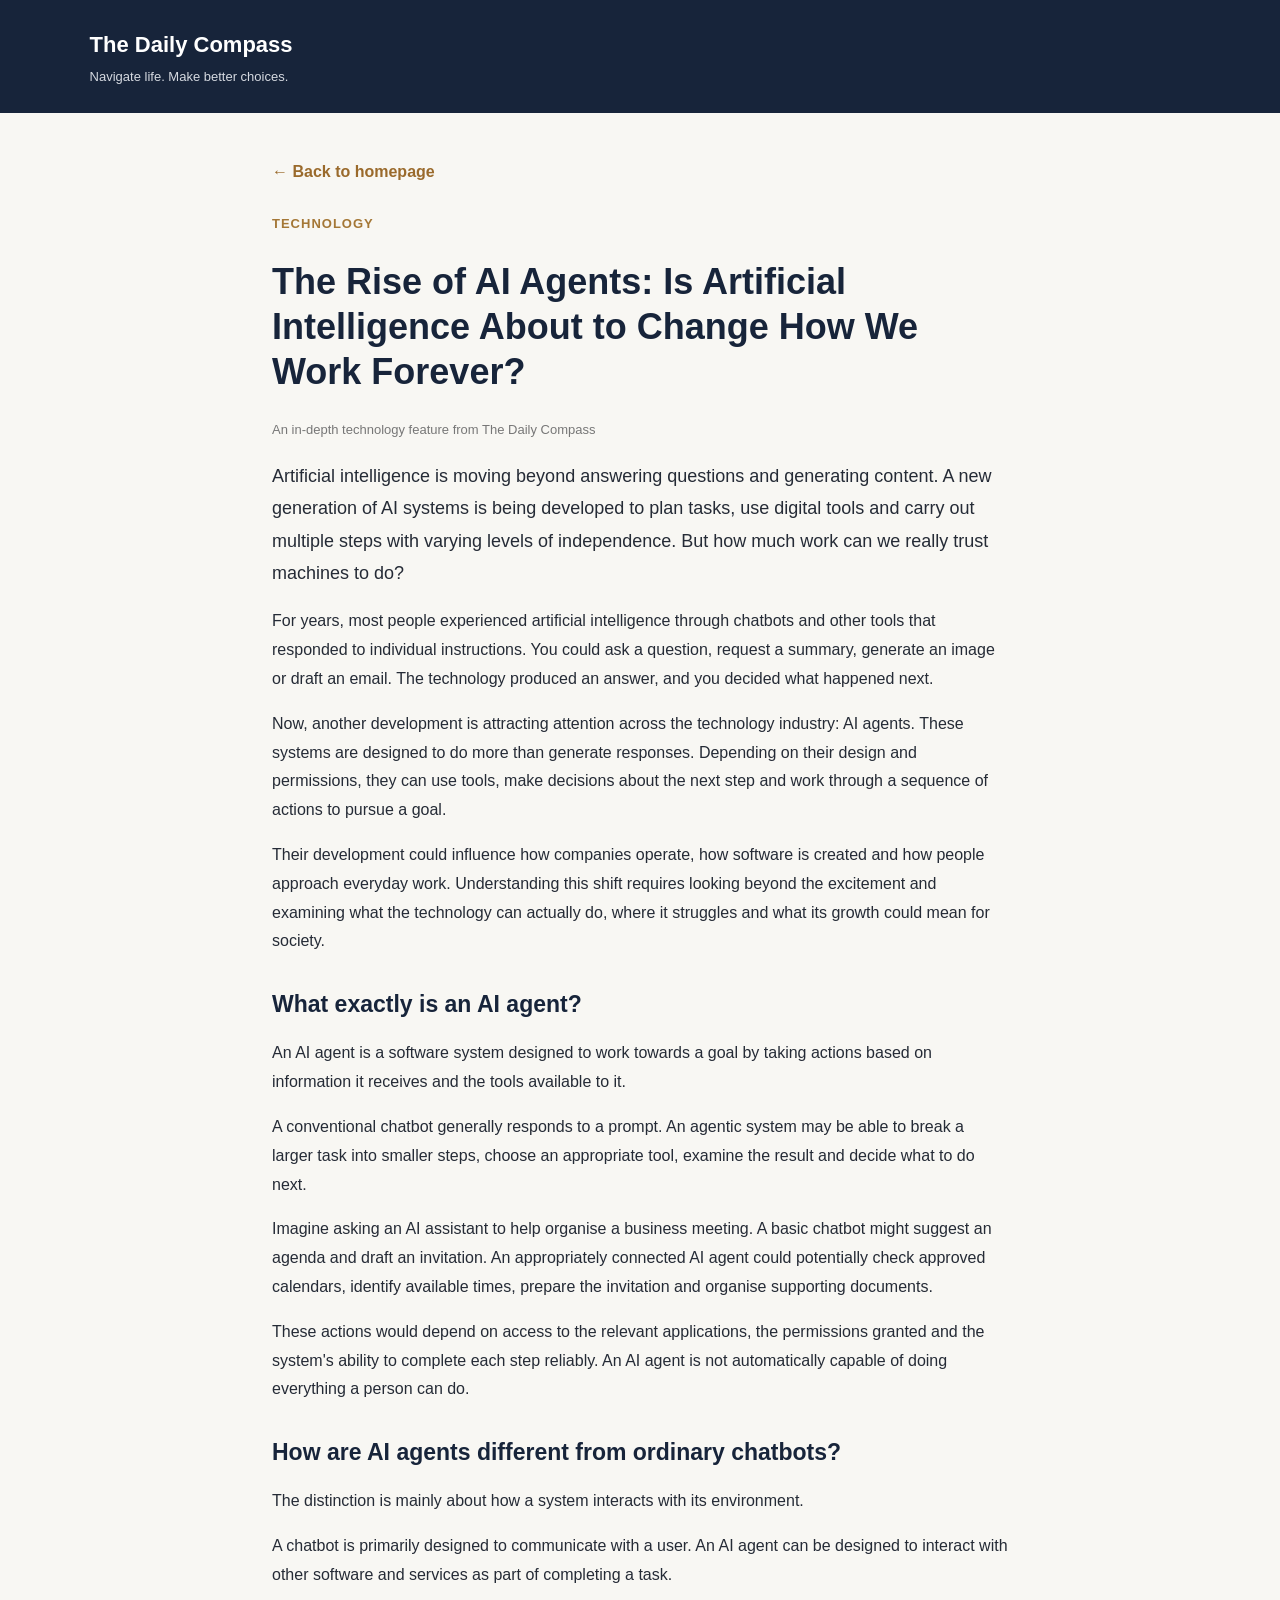
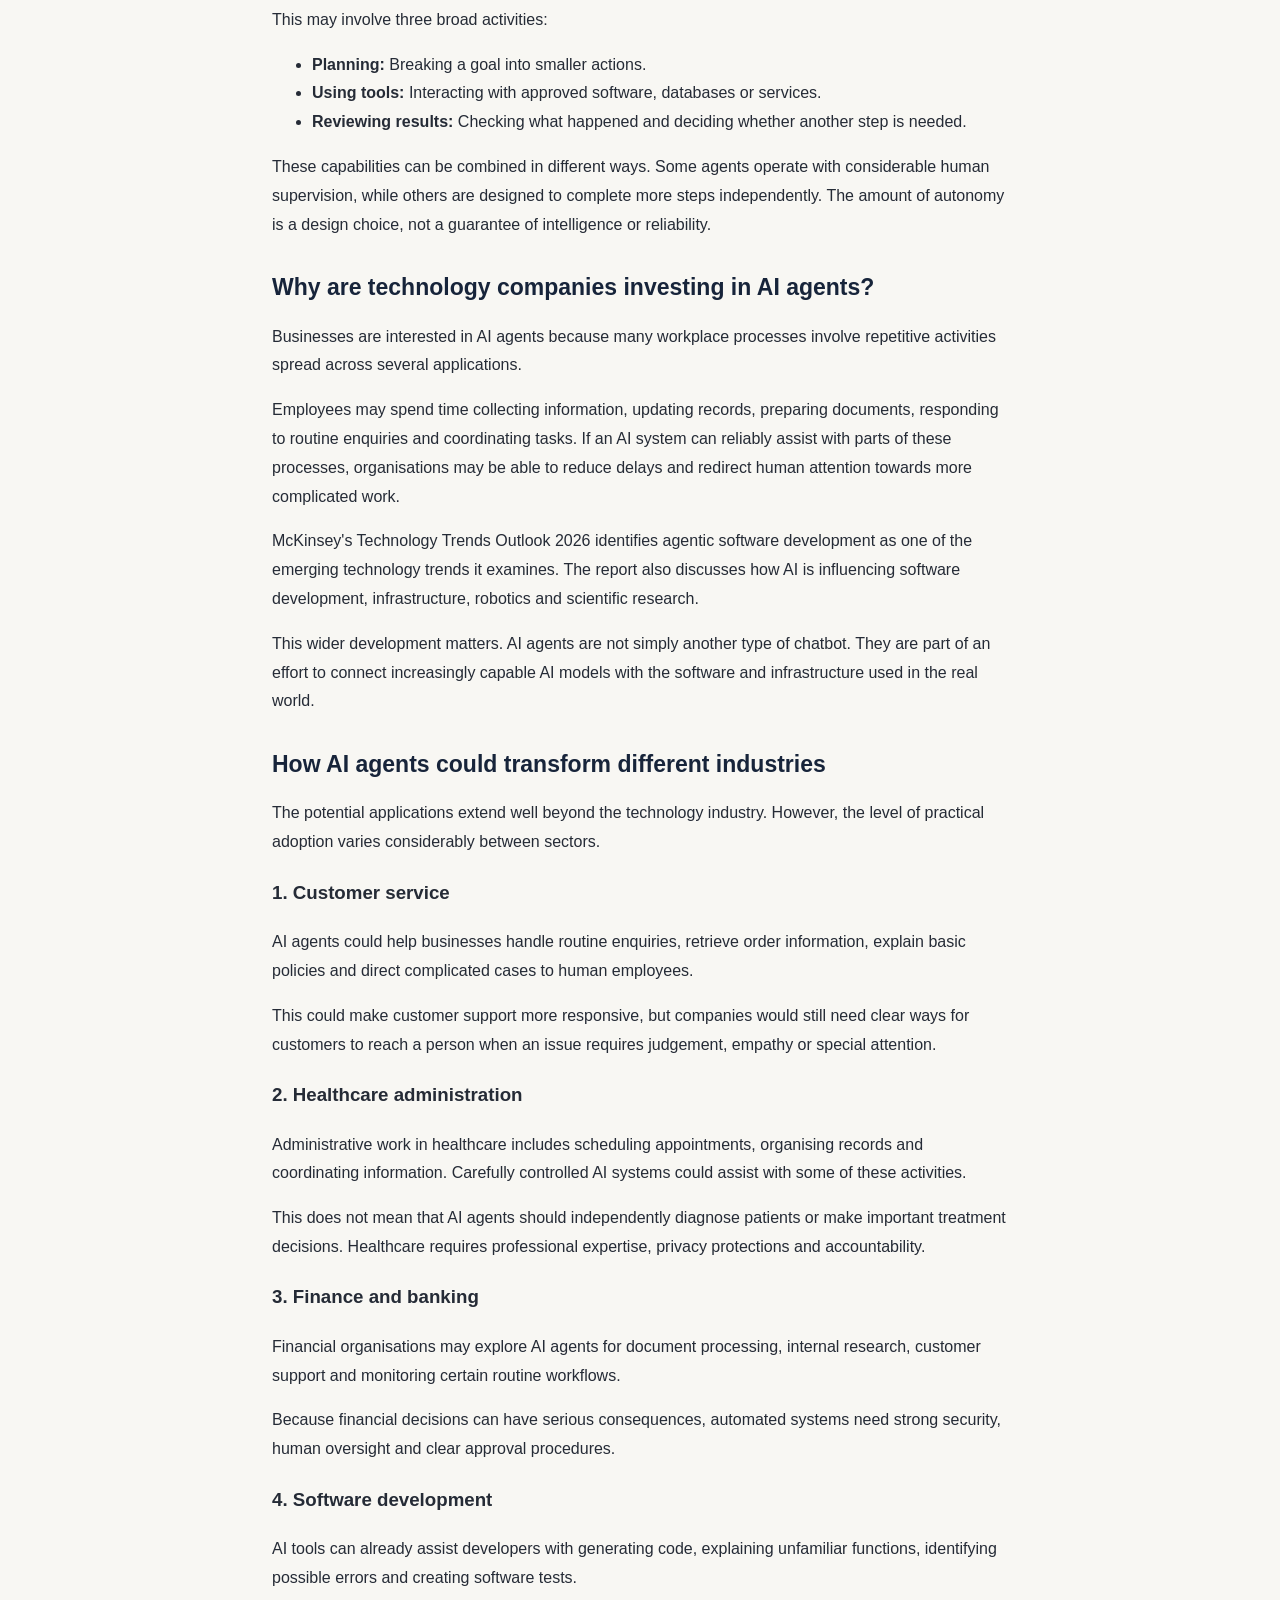
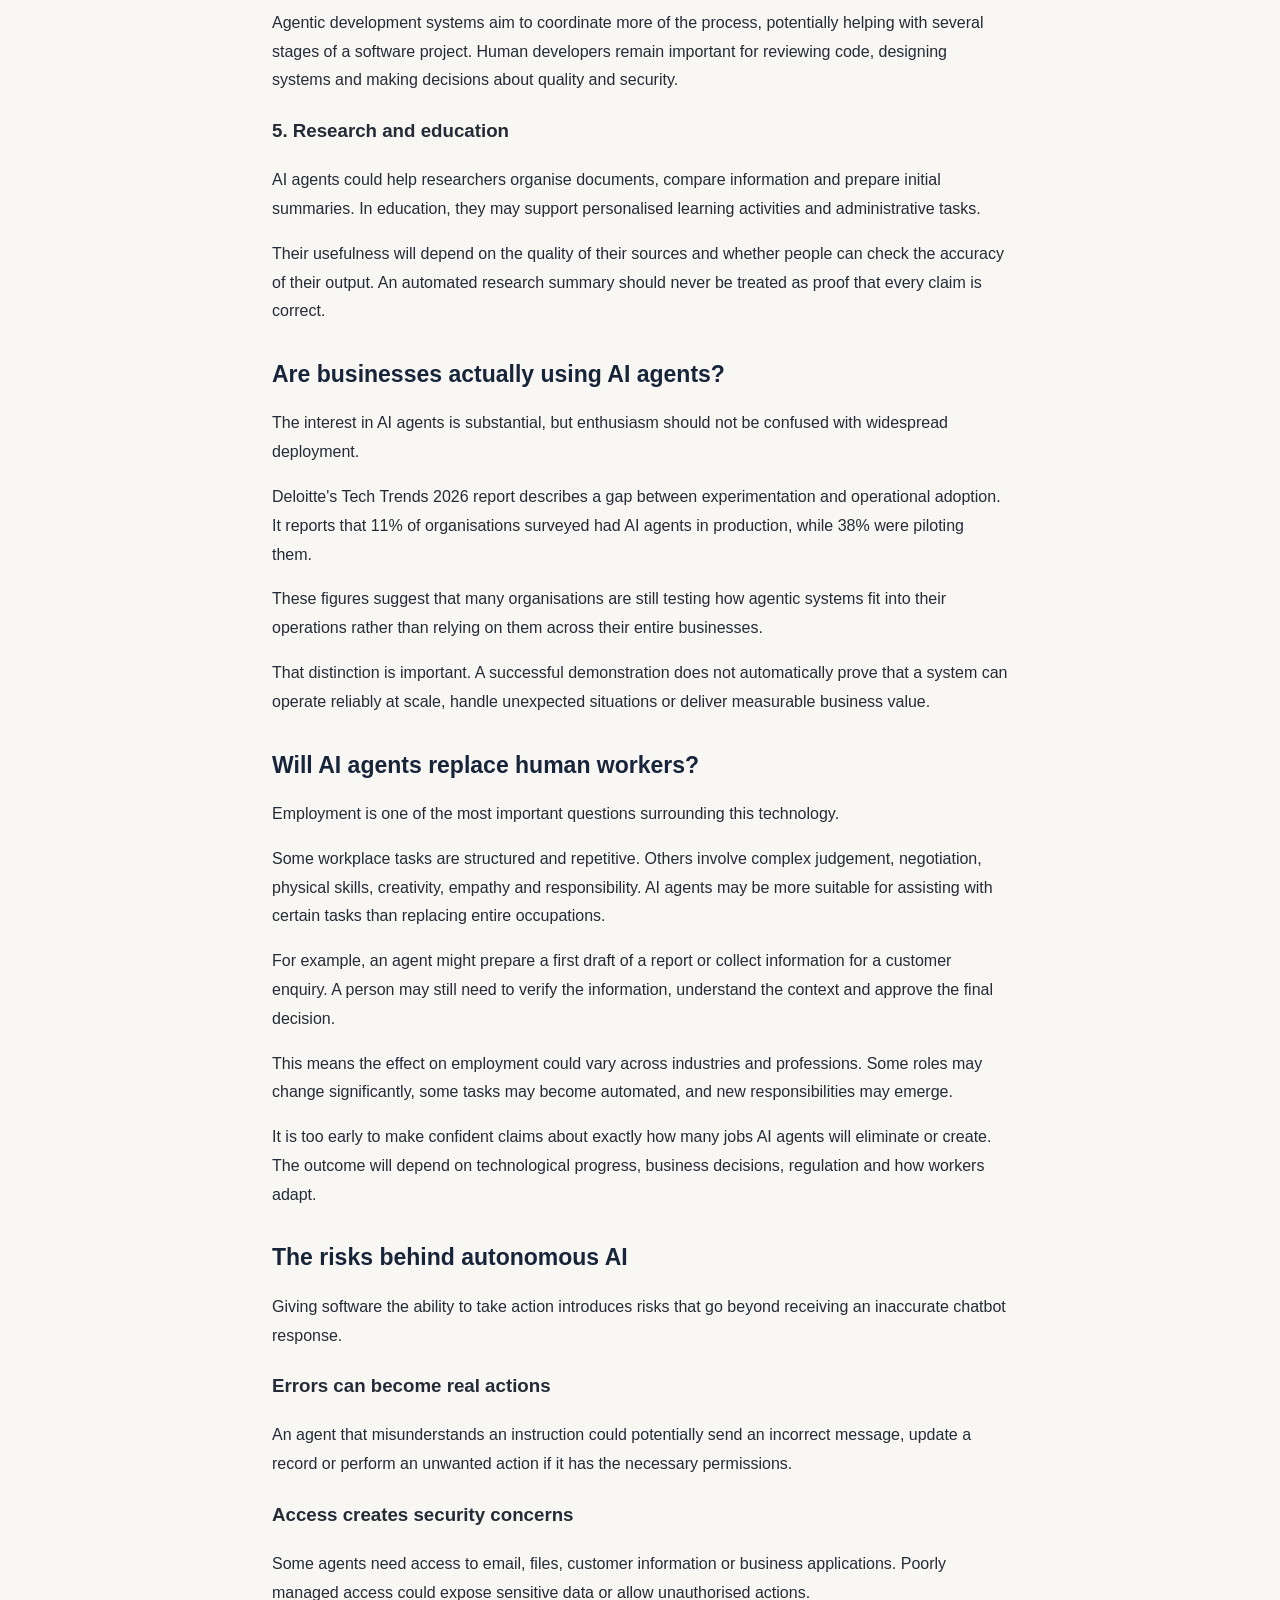
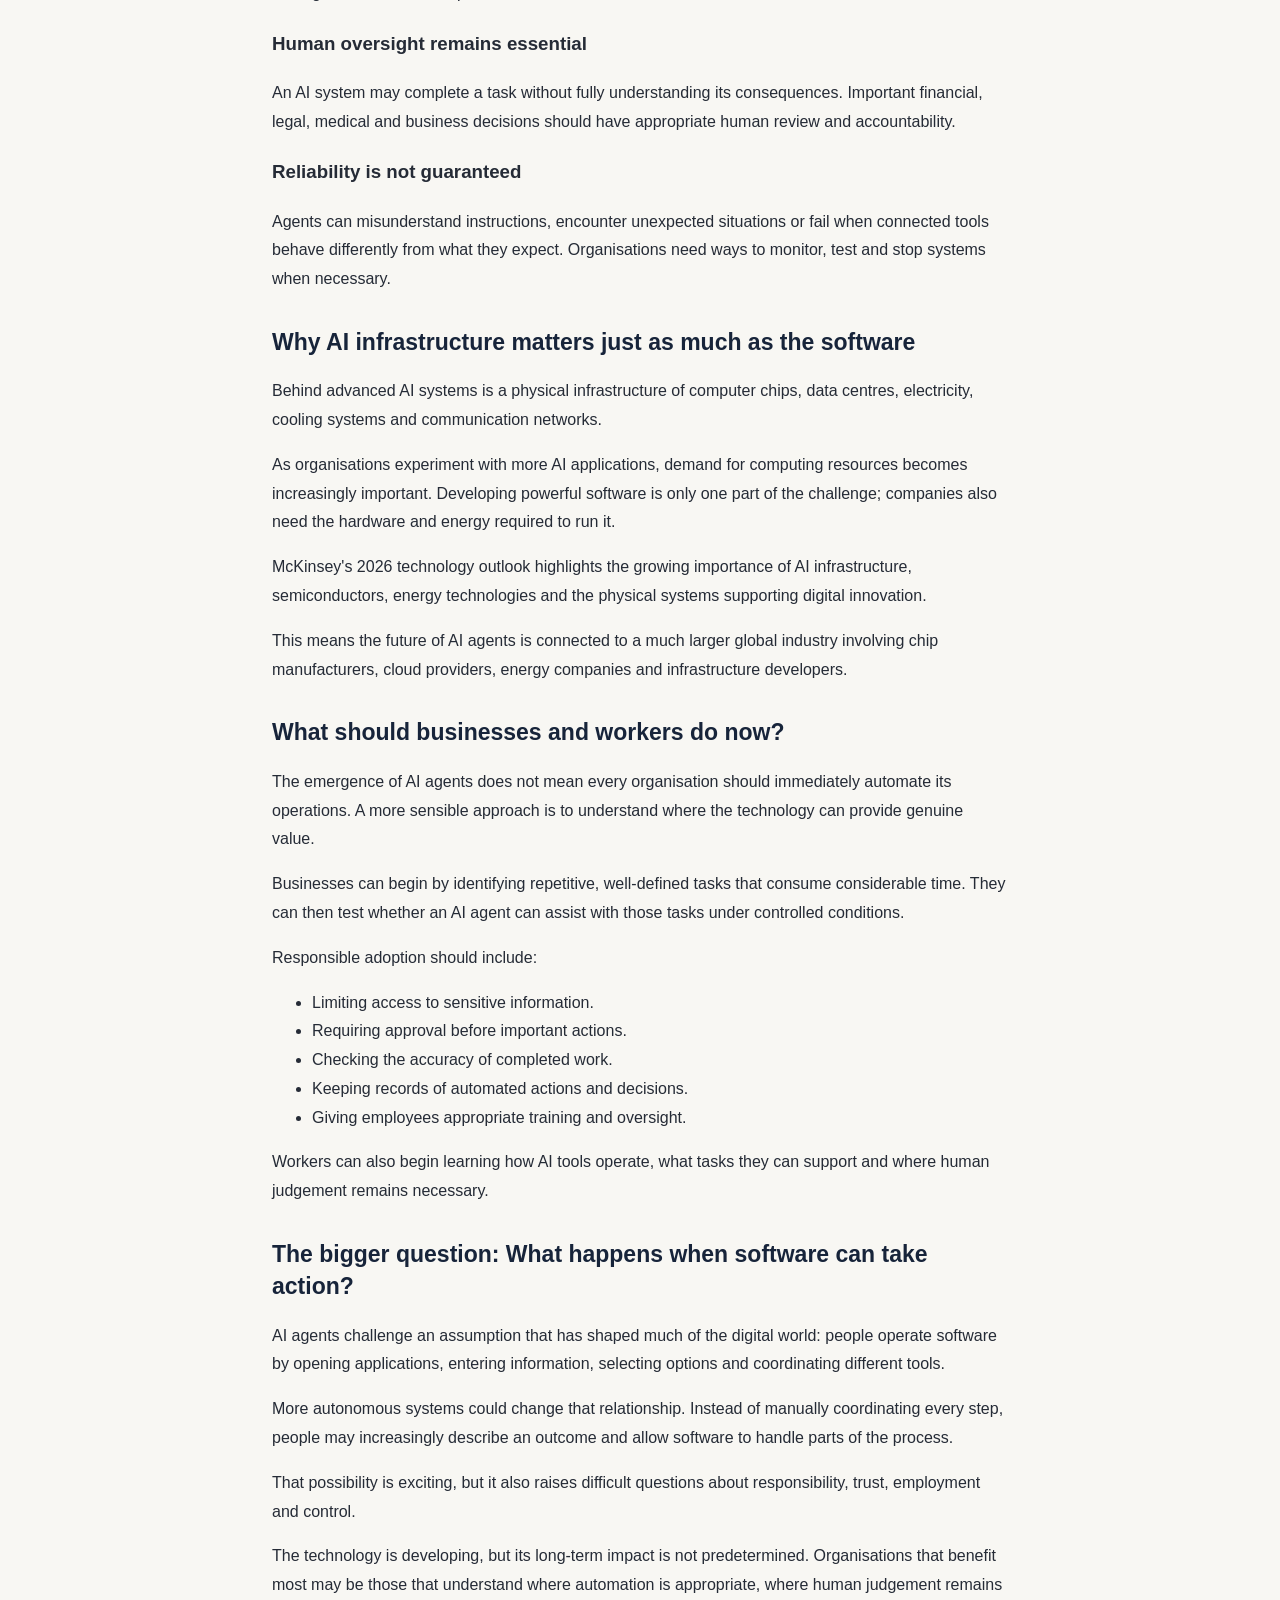
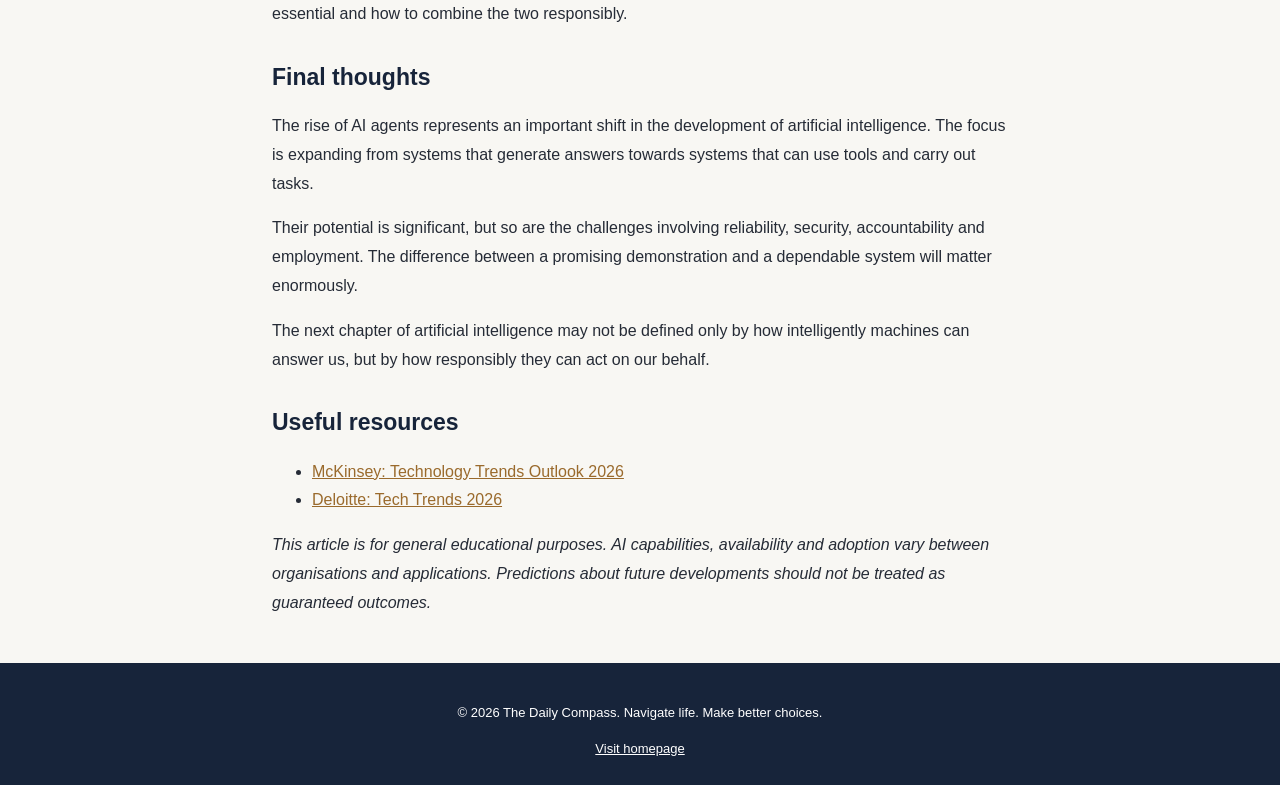
<file: rise-of-ai-agents-future-of-work.html>
<!DOCTYPE html>
<html lang="en">
<head>
  <meta charset="UTF-8">
  <meta name="viewport" content="width=device-width, initial-scale=1.0">

  <title>The Rise of AI Agents: Is Artificial Intelligence About to Change How We Work Forever? | The Daily Compass</title>

  <meta name="description" content="Discover how AI agents work, why businesses are adopting them, and how autonomous artificial intelligence could transform employment, software and everyday life.">

  <style>
    * { box-sizing: border-box; }

    body {
      margin: 0;
      font-family: Arial, sans-serif;
      background: #f8f7f3;
      color: #252b36;
      line-height: 1.8;
    }

    header {
      background: #17243a;
      color: white;
      padding: 25px 7%;
    }

    header a {
      color: white;
      text-decoration: none;
    }

    .brand {
      font-size: 22px;
      font-weight: bold;
    }

    .tagline {
      font-size: 13px;
      color: #d5d9e0;
    }

    main {
      max-width: 780px;
      margin: 45px auto;
      padding: 0 22px;
    }

    .category {
      color: #a47736;
      font-size: 13px;
      font-weight: bold;
      text-transform: uppercase;
      letter-spacing: 1px;
    }

    h1 {
      font-size: 36px;
      line-height: 1.25;
      color: #17243a;
    }

    h2 {
      margin-top: 32px;
      color: #17243a;
      font-size: 23px;
      line-height: 1.4;
    }

    a { color: #9a6a2c; }

    .intro { font-size: 18px; }

    .updated {
      color: #777;
      font-size: 13px;
    }

    .back {
      display: inline-block;
      margin-bottom: 25px;
      text-decoration: none;
      font-weight: bold;
    }

    footer {
      background: #17243a;
      color: white;
      text-align: center;
      padding: 25px;
      font-size: 13px;
    }

    footer a { color: white; }

    @media (max-width: 600px) {
      h1 { font-size: 29px; }
      main { margin: 30px auto; }
    }
  </style>
</head>

<body>

<header>
  <a href="index.html">
    <div class="brand">The Daily Compass</div>
    <div class="tagline">Navigate life. Make better choices.</div>
  </a>
</header>

<main>

  <a class="back" href="index.html">← Back to homepage</a>

  <div class="category">Technology</div>

  <h1>The Rise of AI Agents: Is Artificial Intelligence About to Change How We Work Forever?</h1>

  <p class="updated">An in-depth technology feature from The Daily Compass</p>

  <p class="intro">
    Artificial intelligence is moving beyond answering questions and generating content. A new generation of AI systems is being developed to plan tasks, use digital tools and carry out multiple steps with varying levels of independence. But how much work can we really trust machines to do?
  </p>

  <p>
    For years, most people experienced artificial intelligence through chatbots and other tools that responded to individual instructions. You could ask a question, request a summary, generate an image or draft an email. The technology produced an answer, and you decided what happened next.
  </p>

  <p>
    Now, another development is attracting attention across the technology industry: AI agents. These systems are designed to do more than generate responses. Depending on their design and permissions, they can use tools, make decisions about the next step and work through a sequence of actions to pursue a goal.
  </p>

  <p>
    Their development could influence how companies operate, how software is created and how people approach everyday work. Understanding this shift requires looking beyond the excitement and examining what the technology can actually do, where it struggles and what its growth could mean for society.
  </p>

  <h2>What exactly is an AI agent?</h2>

  <p>
    An AI agent is a software system designed to work towards a goal by taking actions based on information it receives and the tools available to it.
  </p>

  <p>
    A conventional chatbot generally responds to a prompt. An agentic system may be able to break a larger task into smaller steps, choose an appropriate tool, examine the result and decide what to do next.
  </p>

  <p>
    Imagine asking an AI assistant to help organise a business meeting. A basic chatbot might suggest an agenda and draft an invitation. An appropriately connected AI agent could potentially check approved calendars, identify available times, prepare the invitation and organise supporting documents.
  </p>

  <p>
    These actions would depend on access to the relevant applications, the permissions granted and the system's ability to complete each step reliably. An AI agent is not automatically capable of doing everything a person can do.
  </p>

  <h2>How are AI agents different from ordinary chatbots?</h2>

  <p>
    The distinction is mainly about how a system interacts with its environment.
  </p>

  <p>
    A chatbot is primarily designed to communicate with a user. An AI agent can be designed to interact with other software and services as part of completing a task.
  </p>

  <p>
    This may involve three broad activities:
  </p>

  <ul>
    <li><strong>Planning:</strong> Breaking a goal into smaller actions.</li>
    <li><strong>Using tools:</strong> Interacting with approved software, databases or services.</li>
    <li><strong>Reviewing results:</strong> Checking what happened and deciding whether another step is needed.</li>
  </ul>

  <p>
    These capabilities can be combined in different ways. Some agents operate with considerable human supervision, while others are designed to complete more steps independently. The amount of autonomy is a design choice, not a guarantee of intelligence or reliability.
  </p>

  <h2>Why are technology companies investing in AI agents?</h2>

  <p>
    Businesses are interested in AI agents because many workplace processes involve repetitive activities spread across several applications.
  </p>

  <p>
    Employees may spend time collecting information, updating records, preparing documents, responding to routine enquiries and coordinating tasks. If an AI system can reliably assist with parts of these processes, organisations may be able to reduce delays and redirect human attention towards more complicated work.
  </p>

  <p>
    McKinsey's Technology Trends Outlook 2026 identifies agentic software development as one of the emerging technology trends it examines. The report also discusses how AI is influencing software development, infrastructure, robotics and scientific research.
  </p>

  <p>
    This wider development matters. AI agents are not simply another type of chatbot. They are part of an effort to connect increasingly capable AI models with the software and infrastructure used in the real world.
  </p>

  <h2>How AI agents could transform different industries</h2>

  <p>
    The potential applications extend well beyond the technology industry. However, the level of practical adoption varies considerably between sectors.
  </p>

  <h3>1. Customer service</h3>

  <p>
    AI agents could help businesses handle routine enquiries, retrieve order information, explain basic policies and direct complicated cases to human employees.
  </p>

  <p>
    This could make customer support more responsive, but companies would still need clear ways for customers to reach a person when an issue requires judgement, empathy or special attention.
  </p>

  <h3>2. Healthcare administration</h3>

  <p>
    Administrative work in healthcare includes scheduling appointments, organising records and coordinating information. Carefully controlled AI systems could assist with some of these activities.
  </p>

  <p>
    This does not mean that AI agents should independently diagnose patients or make important treatment decisions. Healthcare requires professional expertise, privacy protections and accountability.
  </p>

  <h3>3. Finance and banking</h3>

  <p>
    Financial organisations may explore AI agents for document processing, internal research, customer support and monitoring certain routine workflows.
  </p>

  <p>
    Because financial decisions can have serious consequences, automated systems need strong security, human oversight and clear approval procedures.
  </p>

  <h3>4. Software development</h3>

  <p>
    AI tools can already assist developers with generating code, explaining unfamiliar functions, identifying possible errors and creating software tests.
  </p>

  <p>
    Agentic development systems aim to coordinate more of the process, potentially helping with several stages of a software project. Human developers remain important for reviewing code, designing systems and making decisions about quality and security.
  </p>

  <h3>5. Research and education</h3>

  <p>
    AI agents could help researchers organise documents, compare information and prepare initial summaries. In education, they may support personalised learning activities and administrative tasks.
  </p>

  <p>
    Their usefulness will depend on the quality of their sources and whether people can check the accuracy of their output. An automated research summary should never be treated as proof that every claim is correct.
  </p>

  <h2>Are businesses actually using AI agents?</h2>

  <p>
    The interest in AI agents is substantial, but enthusiasm should not be confused with widespread deployment.
  </p>

  <p>
    Deloitte's Tech Trends 2026 report describes a gap between experimentation and operational adoption. It reports that 11% of organisations surveyed had AI agents in production, while 38% were piloting them.
  </p>

  <p>
    These figures suggest that many organisations are still testing how agentic systems fit into their operations rather than relying on them across their entire businesses.
  </p>

  <p>
    That distinction is important. A successful demonstration does not automatically prove that a system can operate reliably at scale, handle unexpected situations or deliver measurable business value.
  </p>

  <h2>Will AI agents replace human workers?</h2>

  <p>
    Employment is one of the most important questions surrounding this technology.
  </p>

  <p>
    Some workplace tasks are structured and repetitive. Others involve complex judgement, negotiation, physical skills, creativity, empathy and responsibility. AI agents may be more suitable for assisting with certain tasks than replacing entire occupations.
  </p>

  <p>
    For example, an agent might prepare a first draft of a report or collect information for a customer enquiry. A person may still need to verify the information, understand the context and approve the final decision.
  </p>

  <p>
    This means the effect on employment could vary across industries and professions. Some roles may change significantly, some tasks may become automated, and new responsibilities may emerge.
  </p>

  <p>
    It is too early to make confident claims about exactly how many jobs AI agents will eliminate or create. The outcome will depend on technological progress, business decisions, regulation and how workers adapt.
  </p>

  <h2>The risks behind autonomous AI</h2>

  <p>
    Giving software the ability to take action introduces risks that go beyond receiving an inaccurate chatbot response.
  </p>

  <h3>Errors can become real actions</h3>

  <p>
    An agent that misunderstands an instruction could potentially send an incorrect message, update a record or perform an unwanted action if it has the necessary permissions.
  </p>

  <h3>Access creates security concerns</h3>

  <p>
    Some agents need access to email, files, customer information or business applications. Poorly managed access could expose sensitive data or allow unauthorised actions.
  </p>

  <h3>Human oversight remains essential</h3>

  <p>
    An AI system may complete a task without fully understanding its consequences. Important financial, legal, medical and business decisions should have appropriate human review and accountability.
  </p>

  <h3>Reliability is not guaranteed</h3>

  <p>
    Agents can misunderstand instructions, encounter unexpected situations or fail when connected tools behave differently from what they expect. Organisations need ways to monitor, test and stop systems when necessary.
  </p>

  <h2>Why AI infrastructure matters just as much as the software</h2>

  <p>
    Behind advanced AI systems is a physical infrastructure of computer chips, data centres, electricity, cooling systems and communication networks.
  </p>

  <p>
    As organisations experiment with more AI applications, demand for computing resources becomes increasingly important. Developing powerful software is only one part of the challenge; companies also need the hardware and energy required to run it.
  </p>

  <p>
    McKinsey's 2026 technology outlook highlights the growing importance of AI infrastructure, semiconductors, energy technologies and the physical systems supporting digital innovation.
  </p>

  <p>
    This means the future of AI agents is connected to a much larger global industry involving chip manufacturers, cloud providers, energy companies and infrastructure developers.
  </p>

  <h2>What should businesses and workers do now?</h2>

  <p>
    The emergence of AI agents does not mean every organisation should immediately automate its operations. A more sensible approach is to understand where the technology can provide genuine value.
  </p>

  <p>
    Businesses can begin by identifying repetitive, well-defined tasks that consume considerable time. They can then test whether an AI agent can assist with those tasks under controlled conditions.
  </p>

  <p>
    Responsible adoption should include:
  </p>

  <ul>
    <li>Limiting access to sensitive information.</li>
    <li>Requiring approval before important actions.</li>
    <li>Checking the accuracy of completed work.</li>
    <li>Keeping records of automated actions and decisions.</li>
    <li>Giving employees appropriate training and oversight.</li>
  </ul>

  <p>
    Workers can also begin learning how AI tools operate, what tasks they can support and where human judgement remains necessary.
  </p>

  <h2>The bigger question: What happens when software can take action?</h2>

  <p>
    AI agents challenge an assumption that has shaped much of the digital world: people operate software by opening applications, entering information, selecting options and coordinating different tools.
  </p>

  <p>
    More autonomous systems could change that relationship. Instead of manually coordinating every step, people may increasingly describe an outcome and allow software to handle parts of the process.
  </p>

  <p>
    That possibility is exciting, but it also raises difficult questions about responsibility, trust, employment and control.
  </p>

  <p>
    The technology is developing, but its long-term impact is not predetermined. Organisations that benefit most may be those that understand where automation is appropriate, where human judgement remains essential and how to combine the two responsibly.
  </p>

  <h2>Final thoughts</h2>

  <p>
    The rise of AI agents represents an important shift in the development of artificial intelligence. The focus is expanding from systems that generate answers towards systems that can use tools and carry out tasks.
  </p>

  <p>
    Their potential is significant, but so are the challenges involving reliability, security, accountability and employment. The difference between a promising demonstration and a dependable system will matter enormously.
  </p>

  <p>
    The next chapter of artificial intelligence may not be defined only by how intelligently machines can answer us, but by how responsibly they can act on our behalf.
  </p>

  <h2>Useful resources</h2>

  <ul>
    <li>
      <a href="https://www.mckinsey.com/capabilities/tech-and-ai/our-insights/the-top-trends-in-tech" target="_blank" rel="noopener">
        McKinsey: Technology Trends Outlook 2026
      </a>
    </li>
    <li>
      <a href="https://www.deloitte.com/us/en/insights/topics/technology-management/tech-trends.html" target="_blank" rel="noopener">
        Deloitte: Tech Trends 2026
      </a>
    </li>
  </ul>

  <p>
    <em>
      This article is for general educational purposes. AI capabilities, availability and adoption vary between organisations and applications. Predictions about future developments should not be treated as guaranteed outcomes.
    </em>
  </p>

</main>

<footer>
  <p>© 2026 The Daily Compass. Navigate life. Make better choices.</p>
  <a href="index.html">Visit homepage</a>
</footer>

</body>
</html>
</file>
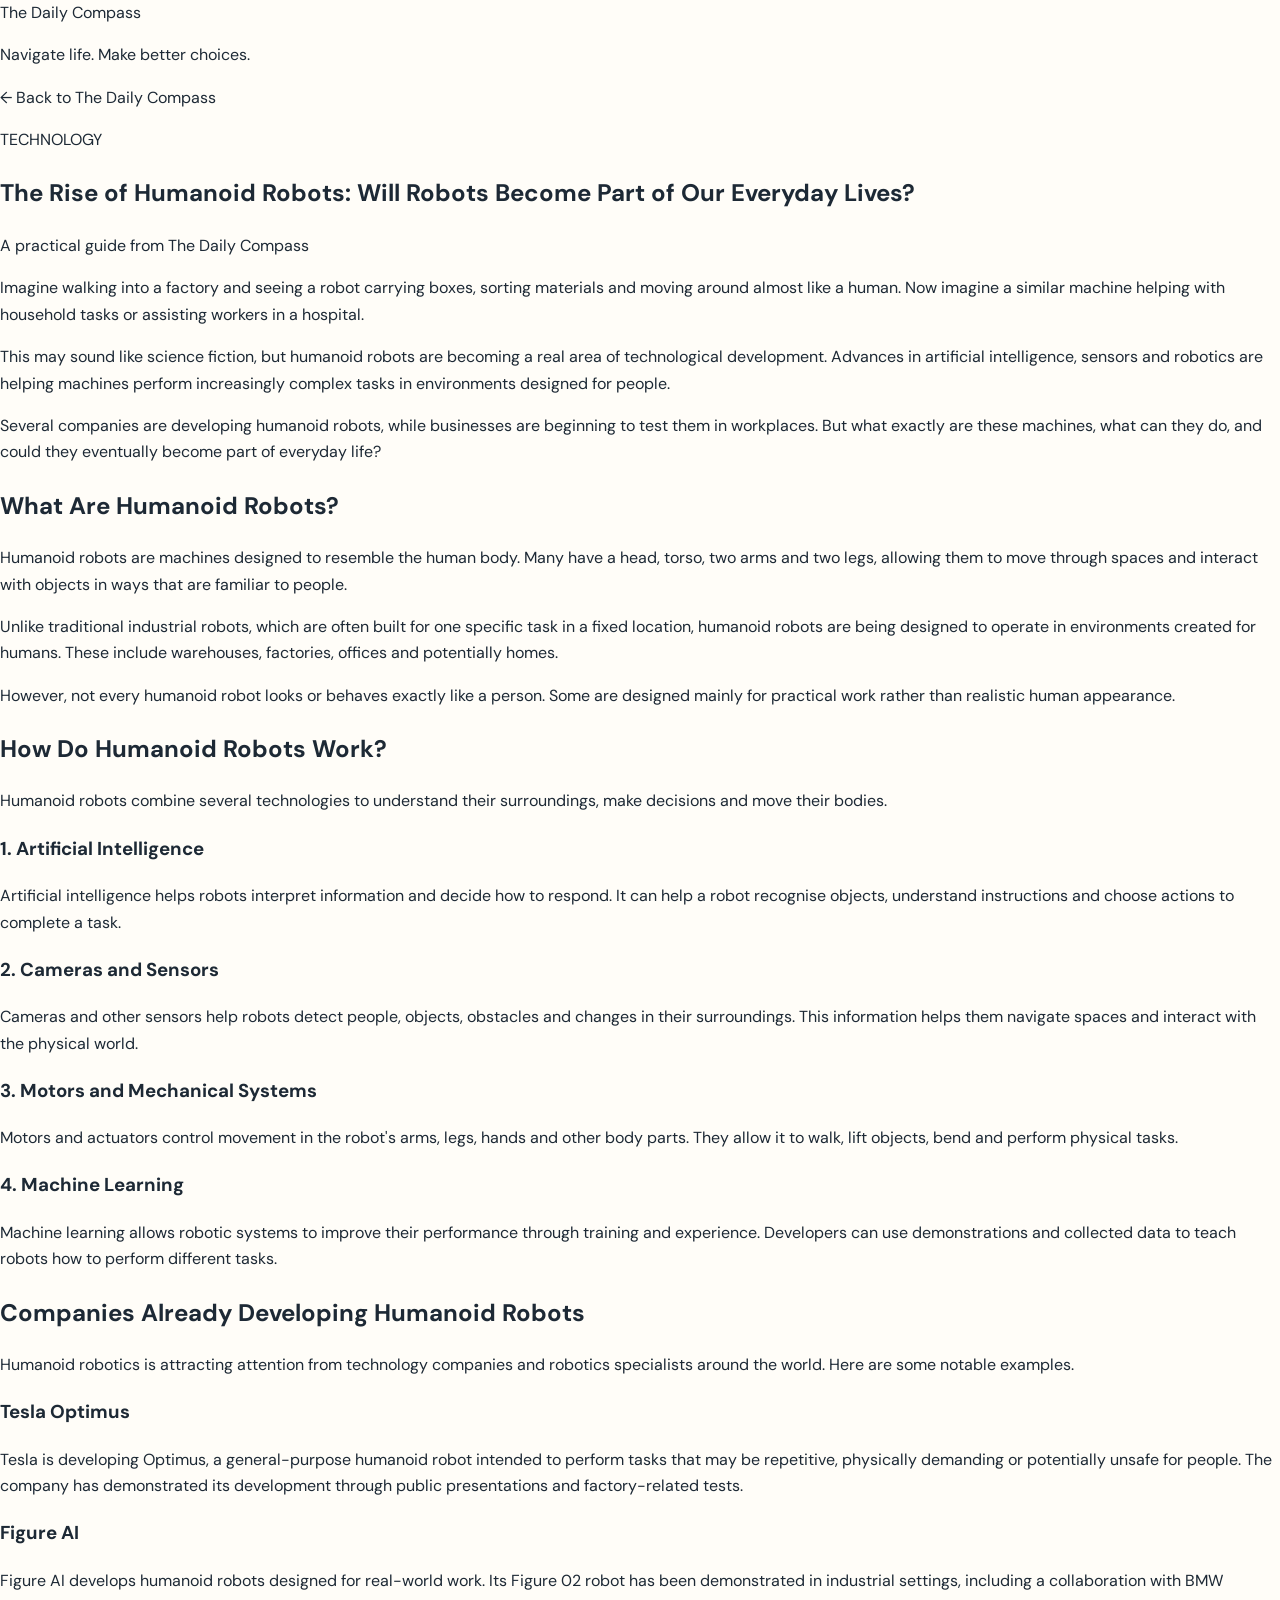
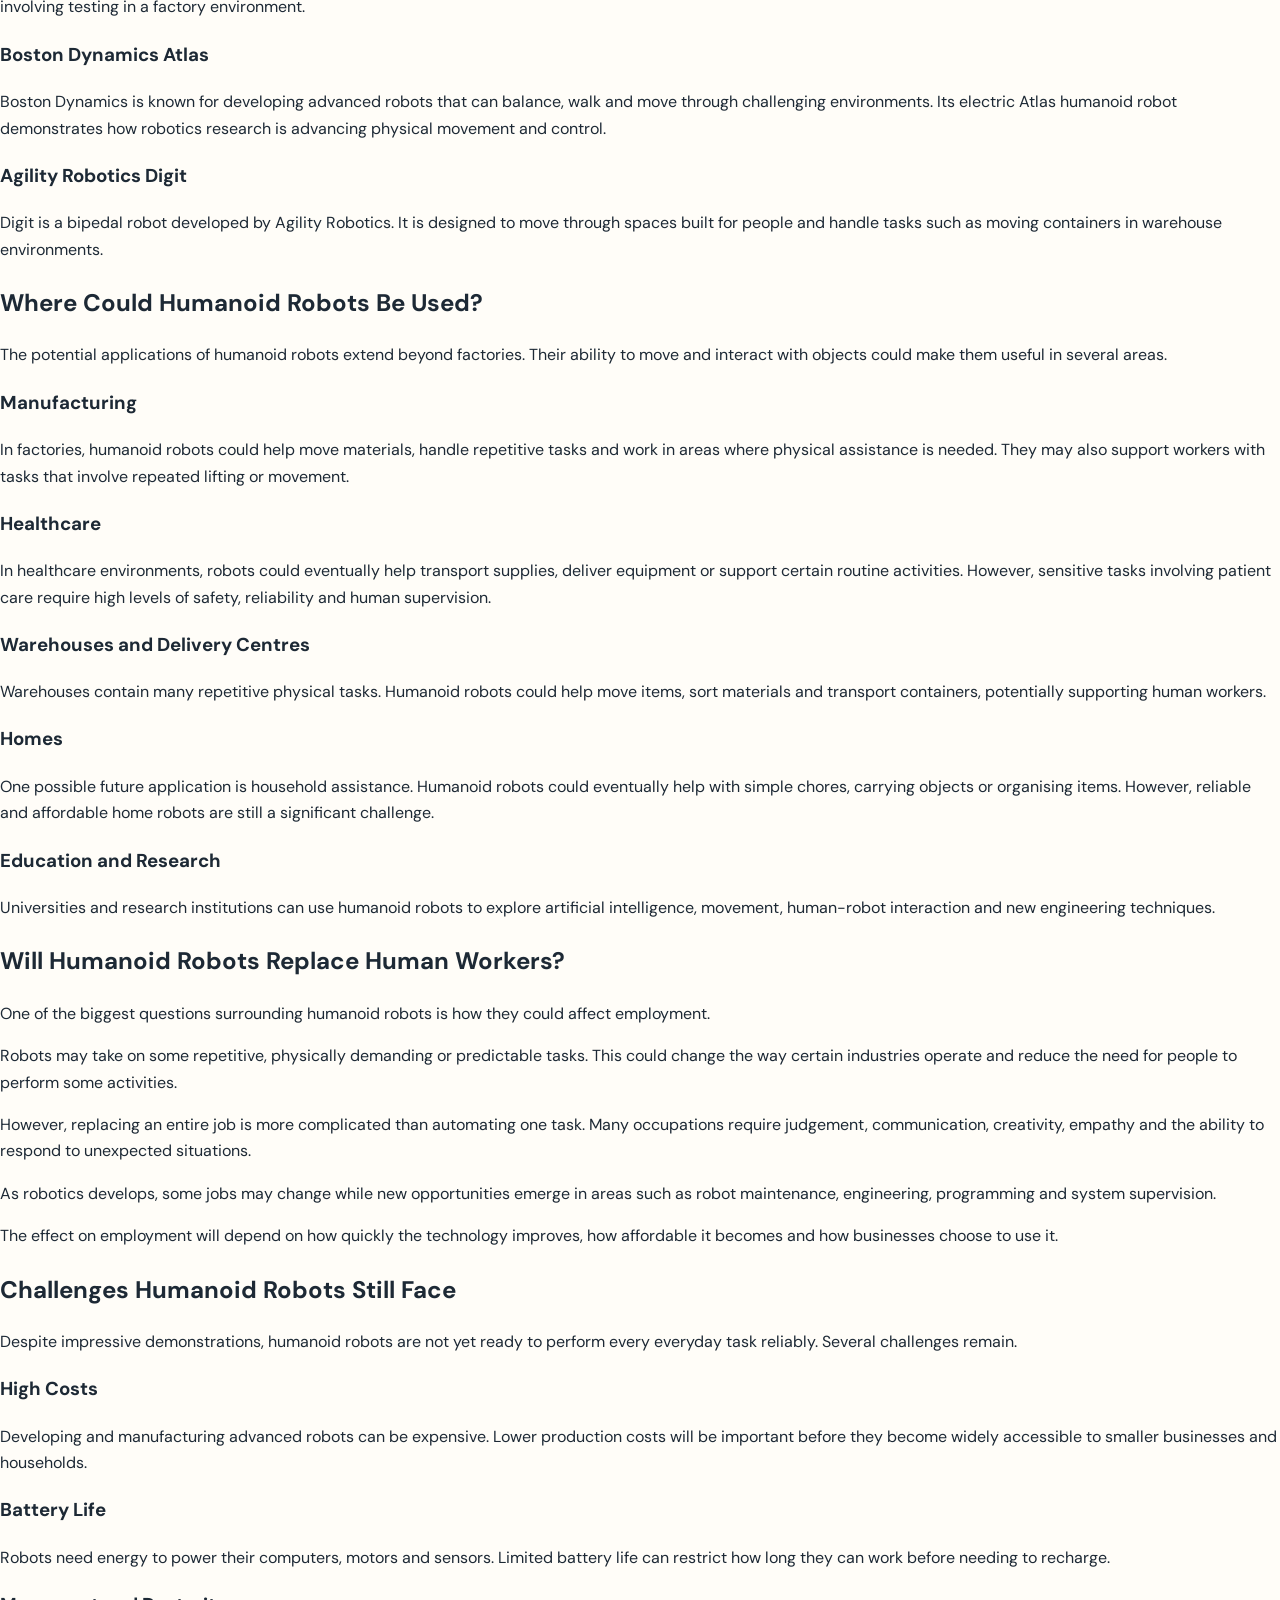
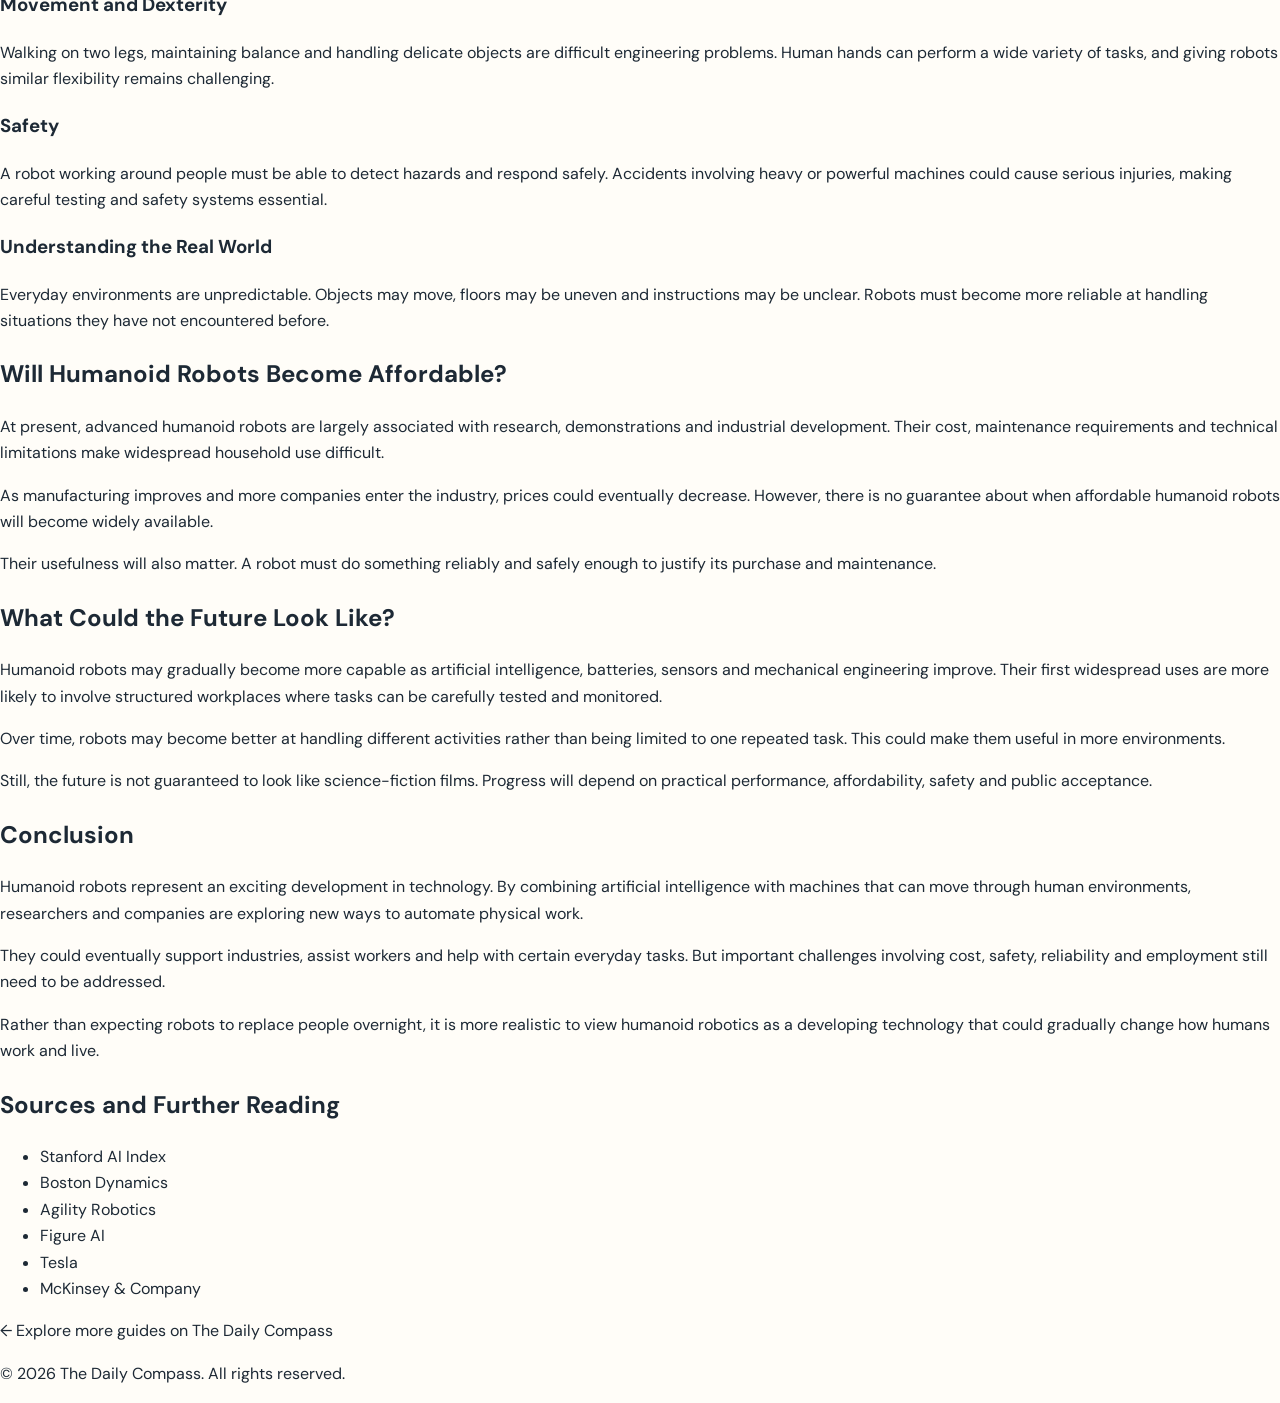
<file: rise-of-humanoid-robots-everyday-life.html>
<!DOCTYPE html>
<html lang="en">
<head>
  <meta charset="UTF-8">
  <meta name="viewport" content="width=device-width, initial-scale=1.0">

  <title>The Rise of Humanoid Robots: Will Robots Become Part of Our Everyday Lives? | The Daily Compass</title>

  <meta name="description" content="Discover how humanoid robots work, where they are being tested, how they could transform jobs and everyday life, and the challenges standing in their way.">

  <link rel="stylesheet" href="styles.css">
</head>

<body>

  <header>
    <a href="index.html" class="logo">The Daily Compass</a>
    <p>Navigate life. Make better choices.</p>
  </header>

  <main>
    <article>

      <p><a href="index.html">← Back to The Daily Compass</a></p>

      <p>TECHNOLOGY</p>

      <h1>The Rise of Humanoid Robots: Will Robots Become Part of Our Everyday Lives?</h1>

      <p>A practical guide from The Daily Compass</p>

      <p>
        Imagine walking into a factory and seeing a robot carrying boxes,
        sorting materials and moving around almost like a human. Now imagine
        a similar machine helping with household tasks or assisting workers
        in a hospital.
      </p>

      <p>
        This may sound like science fiction, but humanoid robots are becoming
        a real area of technological development. Advances in artificial
        intelligence, sensors and robotics are helping machines perform
        increasingly complex tasks in environments designed for people.
      </p>

      <p>
        Several companies are developing humanoid robots, while businesses
        are beginning to test them in workplaces. But what exactly are these
        machines, what can they do, and could they eventually become part of
        everyday life?
      </p>

      <h2>What Are Humanoid Robots?</h2>

      <p>
        Humanoid robots are machines designed to resemble the human body.
        Many have a head, torso, two arms and two legs, allowing them to move
        through spaces and interact with objects in ways that are familiar
        to people.
      </p>

      <p>
        Unlike traditional industrial robots, which are often built for one
        specific task in a fixed location, humanoid robots are being designed
        to operate in environments created for humans. These include
        warehouses, factories, offices and potentially homes.
      </p>

      <p>
        However, not every humanoid robot looks or behaves exactly like a
        person. Some are designed mainly for practical work rather than
        realistic human appearance.
      </p>

      <h2>How Do Humanoid Robots Work?</h2>

      <p>
        Humanoid robots combine several technologies to understand their
        surroundings, make decisions and move their bodies.
      </p>

      <h3>1. Artificial Intelligence</h3>

      <p>
        Artificial intelligence helps robots interpret information and
        decide how to respond. It can help a robot recognise objects,
        understand instructions and choose actions to complete a task.
      </p>

      <h3>2. Cameras and Sensors</h3>

      <p>
        Cameras and other sensors help robots detect people, objects,
        obstacles and changes in their surroundings. This information helps
        them navigate spaces and interact with the physical world.
      </p>

      <h3>3. Motors and Mechanical Systems</h3>

      <p>
        Motors and actuators control movement in the robot's arms, legs,
        hands and other body parts. They allow it to walk, lift objects,
        bend and perform physical tasks.
      </p>

      <h3>4. Machine Learning</h3>

      <p>
        Machine learning allows robotic systems to improve their performance
        through training and experience. Developers can use demonstrations
        and collected data to teach robots how to perform different tasks.
      </p>

      <h2>Companies Already Developing Humanoid Robots</h2>

      <p>
        Humanoid robotics is attracting attention from technology companies
        and robotics specialists around the world. Here are some notable
        examples.
      </p>

      <h3>Tesla Optimus</h3>

      <p>
        Tesla is developing Optimus, a general-purpose humanoid robot intended
        to perform tasks that may be repetitive, physically demanding or
        potentially unsafe for people. The company has demonstrated its
        development through public presentations and factory-related tests.
      </p>

      <h3>Figure AI</h3>

      <p>
        Figure AI develops humanoid robots designed for real-world work.
        Its Figure 02 robot has been demonstrated in industrial settings,
        including a collaboration with BMW involving testing in a factory
        environment.
      </p>

      <h3>Boston Dynamics Atlas</h3>

      <p>
        Boston Dynamics is known for developing advanced robots that can
        balance, walk and move through challenging environments. Its electric
        Atlas humanoid robot demonstrates how robotics research is advancing
        physical movement and control.
      </p>

      <h3>Agility Robotics Digit</h3>

      <p>
        Digit is a bipedal robot developed by Agility Robotics. It is designed
        to move through spaces built for people and handle tasks such as
        moving containers in warehouse environments.
      </p>

      <h2>Where Could Humanoid Robots Be Used?</h2>

      <p>
        The potential applications of humanoid robots extend beyond factories.
        Their ability to move and interact with objects could make them useful
        in several areas.
      </p>

      <h3>Manufacturing</h3>

      <p>
        In factories, humanoid robots could help move materials, handle
        repetitive tasks and work in areas where physical assistance is
        needed. They may also support workers with tasks that involve
        repeated lifting or movement.
      </p>

      <h3>Healthcare</h3>

      <p>
        In healthcare environments, robots could eventually help transport
        supplies, deliver equipment or support certain routine activities.
        However, sensitive tasks involving patient care require high levels
        of safety, reliability and human supervision.
      </p>

      <h3>Warehouses and Delivery Centres</h3>

      <p>
        Warehouses contain many repetitive physical tasks. Humanoid robots
        could help move items, sort materials and transport containers,
        potentially supporting human workers.
      </p>

      <h3>Homes</h3>

      <p>
        One possible future application is household assistance. Humanoid
        robots could eventually help with simple chores, carrying objects
        or organising items. However, reliable and affordable home robots
        are still a significant challenge.
      </p>

      <h3>Education and Research</h3>

      <p>
        Universities and research institutions can use humanoid robots to
        explore artificial intelligence, movement, human-robot interaction
        and new engineering techniques.
      </p>

      <h2>Will Humanoid Robots Replace Human Workers?</h2>

      <p>
        One of the biggest questions surrounding humanoid robots is how they
        could affect employment.
      </p>

      <p>
        Robots may take on some repetitive, physically demanding or
        predictable tasks. This could change the way certain industries
        operate and reduce the need for people to perform some activities.
      </p>

      <p>
        However, replacing an entire job is more complicated than automating
        one task. Many occupations require judgement, communication,
        creativity, empathy and the ability to respond to unexpected
        situations.
      </p>

      <p>
        As robotics develops, some jobs may change while new opportunities
        emerge in areas such as robot maintenance, engineering, programming
        and system supervision.
      </p>

      <p>
        The effect on employment will depend on how quickly the technology
        improves, how affordable it becomes and how businesses choose to use it.
      </p>

      <h2>Challenges Humanoid Robots Still Face</h2>

      <p>
        Despite impressive demonstrations, humanoid robots are not yet ready
        to perform every everyday task reliably. Several challenges remain.
      </p>

      <h3>High Costs</h3>

      <p>
        Developing and manufacturing advanced robots can be expensive.
        Lower production costs will be important before they become widely
        accessible to smaller businesses and households.
      </p>

      <h3>Battery Life</h3>

      <p>
        Robots need energy to power their computers, motors and sensors.
        Limited battery life can restrict how long they can work before
        needing to recharge.
      </p>

      <h3>Movement and Dexterity</h3>

      <p>
        Walking on two legs, maintaining balance and handling delicate
        objects are difficult engineering problems. Human hands can perform
        a wide variety of tasks, and giving robots similar flexibility
        remains challenging.
      </p>

      <h3>Safety</h3>

      <p>
        A robot working around people must be able to detect hazards and
        respond safely. Accidents involving heavy or powerful machines could
        cause serious injuries, making careful testing and safety systems
        essential.
      </p>

      <h3>Understanding the Real World</h3>

      <p>
        Everyday environments are unpredictable. Objects may move, floors
        may be uneven and instructions may be unclear. Robots must become
        more reliable at handling situations they have not encountered
        before.
      </p>

      <h2>Will Humanoid Robots Become Affordable?</h2>

      <p>
        At present, advanced humanoid robots are largely associated with
        research, demonstrations and industrial development. Their cost,
        maintenance requirements and technical limitations make widespread
        household use difficult.
      </p>

      <p>
        As manufacturing improves and more companies enter the industry,
        prices could eventually decrease. However, there is no guarantee
        about when affordable humanoid robots will become widely available.
      </p>

      <p>
        Their usefulness will also matter. A robot must do something
        reliably and safely enough to justify its purchase and maintenance.
      </p>

      <h2>What Could the Future Look Like?</h2>

      <p>
        Humanoid robots may gradually become more capable as artificial
        intelligence, batteries, sensors and mechanical engineering improve.
        Their first widespread uses are more likely to involve structured
        workplaces where tasks can be carefully tested and monitored.
      </p>

      <p>
        Over time, robots may become better at handling different activities
        rather than being limited to one repeated task. This could make them
        useful in more environments.
      </p>

      <p>
        Still, the future is not guaranteed to look like science-fiction
        films. Progress will depend on practical performance, affordability,
        safety and public acceptance.
      </p>

      <h2>Conclusion</h2>

      <p>
        Humanoid robots represent an exciting development in technology.
        By combining artificial intelligence with machines that can move
        through human environments, researchers and companies are exploring
        new ways to automate physical work.
      </p>

      <p>
        They could eventually support industries, assist workers and help
        with certain everyday tasks. But important challenges involving
        cost, safety, reliability and employment still need to be addressed.
      </p>

      <p>
        Rather than expecting robots to replace people overnight, it is more
        realistic to view humanoid robotics as a developing technology that
        could gradually change how humans work and live.
      </p>

      <h2>Sources and Further Reading</h2>

      <ul>
        <li><a href="https://aiindex.stanford.edu/" target="_blank" rel="noopener noreferrer">Stanford AI Index</a></li>
        <li><a href="https://www.bostondynamics.com/" target="_blank" rel="noopener noreferrer">Boston Dynamics</a></li>
        <li><a href="https://www.agilityrobotics.com/" target="_blank" rel="noopener noreferrer">Agility Robotics</a></li>
        <li><a href="https://www.figure.ai/" target="_blank" rel="noopener noreferrer">Figure AI</a></li>
        <li><a href="https://www.tesla.com/" target="_blank" rel="noopener noreferrer">Tesla</a></li>
        <li><a href="https://www.mckinsey.com/" target="_blank" rel="noopener noreferrer">McKinsey & Company</a></li>
      </ul>

      <p><a href="index.html">← Explore more guides on The Daily Compass</a></p>

    </article>
  </main>

  <footer>
    <p>© 2026 The Daily Compass. All rights reserved.</p>
  </footer>

</body>
</html>
</file>
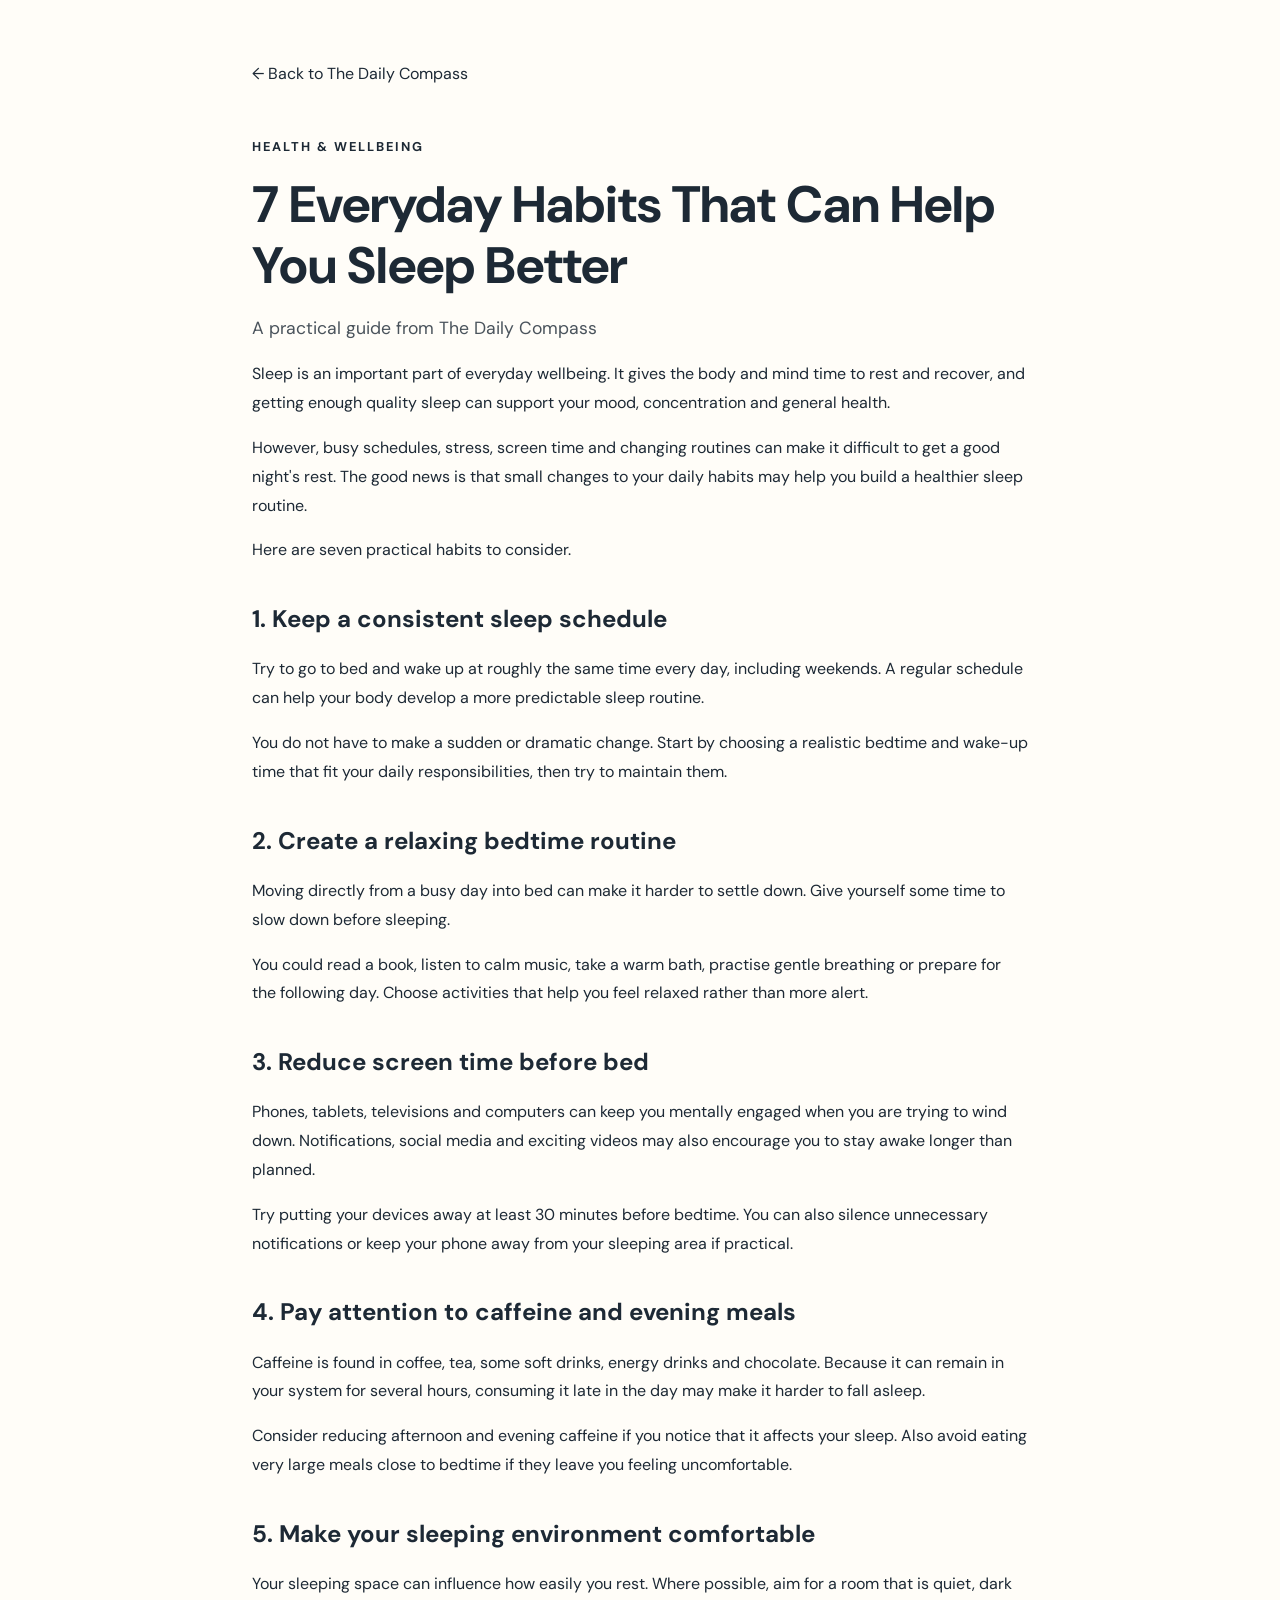
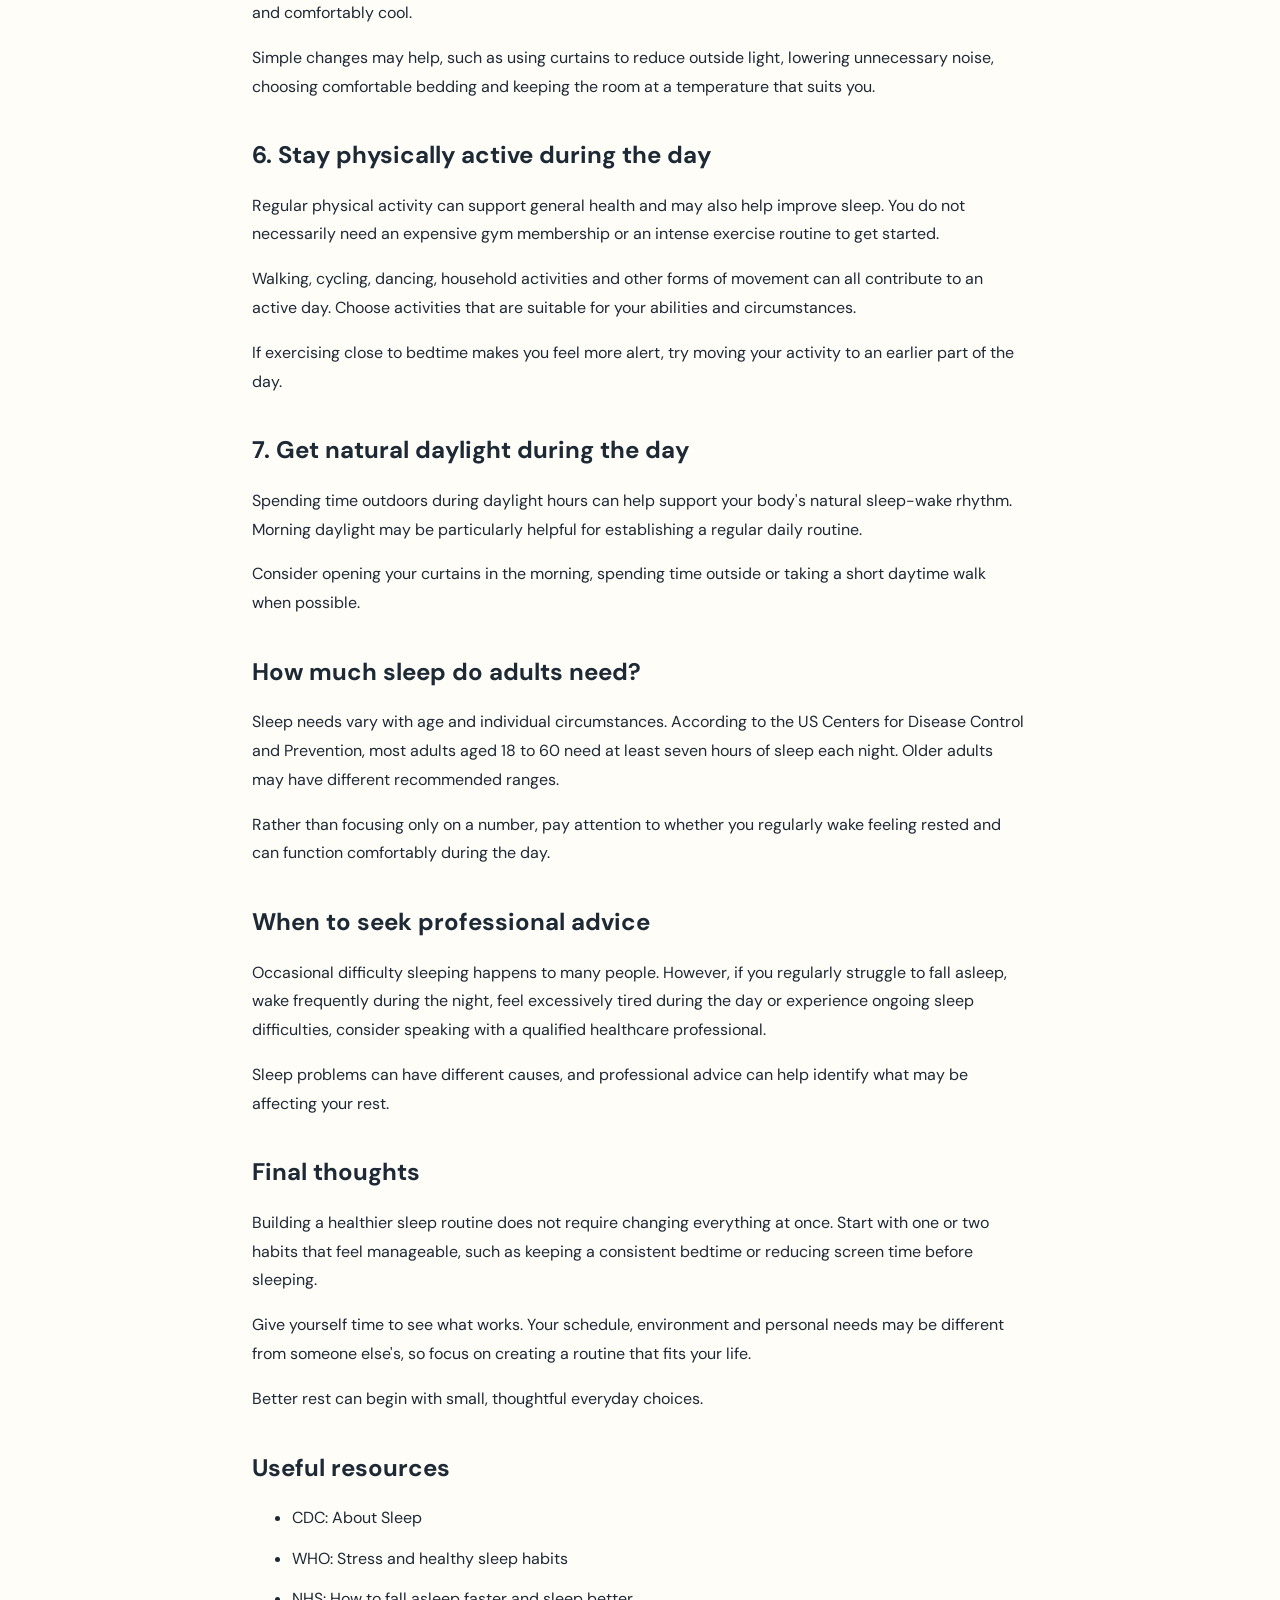
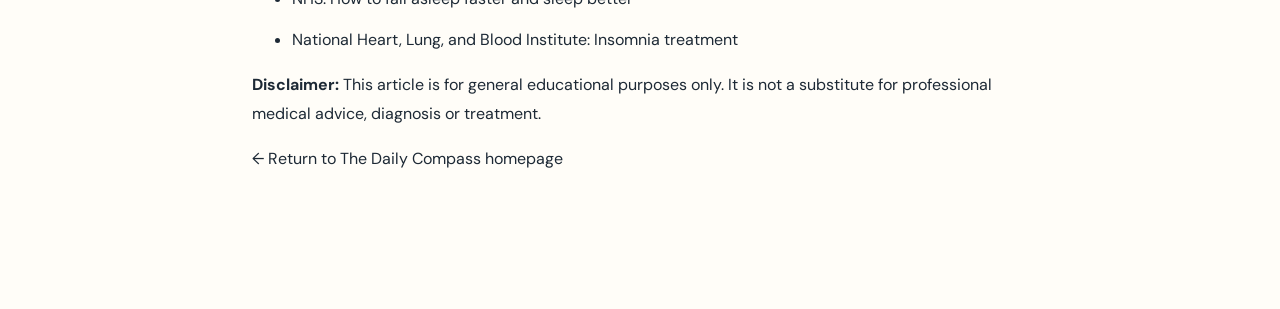
<file: seven-habits-better-sleep.html>
<!doctype html>
<html lang="en">
<head>
  <meta charset="utf-8">
  <meta name="viewport" content="width=device-width, initial-scale=1">
  <meta name="description" content="Discover seven practical everyday habits that may help adults improve their sleep routine and get more restful nights.">
  <meta name="theme-color" content="#10243a">
  <title>7 Everyday Habits That Can Help You Sleep Better | The Daily Compass</title>
  <link rel="icon" href="compass.svg" type="image/svg+xml">
  <link rel="stylesheet" href="styles.css">
  <style>
    .article-content {
      max-width: 820px;
      margin: 60px auto;
      padding: 0 22px 60px;
      line-height: 1.8;
    }
    .article-content h1 {
      font-size: clamp(2rem, 6vw, 3.2rem);
      line-height: 1.2;
      margin: 16px 0;
    }
    .article-content h2 {
      margin-top: 38px;
      line-height: 1.35;
    }
    .article-content p {
      margin: 16px 0;
    }
    .article-content a {
      overflow-wrap: anywhere;
    }
    .article-category {
      text-transform: uppercase;
      letter-spacing: 2px;
      font-weight: bold;
      font-size: 0.8rem;
    }
    .article-subtitle {
      font-size: 1.1rem;
      opacity: 0.8;
    }
    .article-content li {
      margin-bottom: 12px;
    }
    .article-home {
      display: inline-block;
      margin-bottom: 30px;
    }
  </style>
</head>
<body>

  <main class="article-content">
    <a class="article-home" href="index.html">← Back to The Daily Compass</a>

    <p class="article-category">Health &amp; Wellbeing</p>

    <h1>7 Everyday Habits That Can Help You Sleep Better</h1>

    <p class="article-subtitle">A practical guide from The Daily Compass</p>

    <p>Sleep is an important part of everyday wellbeing. It gives the body and mind time to rest and recover, and getting enough quality sleep can support your mood, concentration and general health.</p>

    <p>However, busy schedules, stress, screen time and changing routines can make it difficult to get a good night's rest. The good news is that small changes to your daily habits may help you build a healthier sleep routine.</p>

    <p>Here are seven practical habits to consider.</p>

    <h2>1. Keep a consistent sleep schedule</h2>

    <p>Try to go to bed and wake up at roughly the same time every day, including weekends. A regular schedule can help your body develop a more predictable sleep routine.</p>

    <p>You do not have to make a sudden or dramatic change. Start by choosing a realistic bedtime and wake-up time that fit your daily responsibilities, then try to maintain them.</p>

    <h2>2. Create a relaxing bedtime routine</h2>

    <p>Moving directly from a busy day into bed can make it harder to settle down. Give yourself some time to slow down before sleeping.</p>

    <p>You could read a book, listen to calm music, take a warm bath, practise gentle breathing or prepare for the following day. Choose activities that help you feel relaxed rather than more alert.</p>

    <h2>3. Reduce screen time before bed</h2>

    <p>Phones, tablets, televisions and computers can keep you mentally engaged when you are trying to wind down. Notifications, social media and exciting videos may also encourage you to stay awake longer than planned.</p>

    <p>Try putting your devices away at least 30 minutes before bedtime. You can also silence unnecessary notifications or keep your phone away from your sleeping area if practical.</p>

    <h2>4. Pay attention to caffeine and evening meals</h2>

    <p>Caffeine is found in coffee, tea, some soft drinks, energy drinks and chocolate. Because it can remain in your system for several hours, consuming it late in the day may make it harder to fall asleep.</p>

    <p>Consider reducing afternoon and evening caffeine if you notice that it affects your sleep. Also avoid eating very large meals close to bedtime if they leave you feeling uncomfortable.</p>

    <h2>5. Make your sleeping environment comfortable</h2>

    <p>Your sleeping space can influence how easily you rest. Where possible, aim for a room that is quiet, dark and comfortably cool.</p>

    <p>Simple changes may help, such as using curtains to reduce outside light, lowering unnecessary noise, choosing comfortable bedding and keeping the room at a temperature that suits you.</p>

    <h2>6. Stay physically active during the day</h2>

    <p>Regular physical activity can support general health and may also help improve sleep. You do not necessarily need an expensive gym membership or an intense exercise routine to get started.</p>

    <p>Walking, cycling, dancing, household activities and other forms of movement can all contribute to an active day. Choose activities that are suitable for your abilities and circumstances.</p>

    <p>If exercising close to bedtime makes you feel more alert, try moving your activity to an earlier part of the day.</p>

    <h2>7. Get natural daylight during the day</h2>

    <p>Spending time outdoors during daylight hours can help support your body's natural sleep-wake rhythm. Morning daylight may be particularly helpful for establishing a regular daily routine.</p>

    <p>Consider opening your curtains in the morning, spending time outside or taking a short daytime walk when possible.</p>

    <h2>How much sleep do adults need?</h2>

    <p>Sleep needs vary with age and individual circumstances. According to the US Centers for Disease Control and Prevention, most adults aged 18 to 60 need at least seven hours of sleep each night. Older adults may have different recommended ranges.</p>

    <p>Rather than focusing only on a number, pay attention to whether you regularly wake feeling rested and can function comfortably during the day.</p>

    <h2>When to seek professional advice</h2>

    <p>Occasional difficulty sleeping happens to many people. However, if you regularly struggle to fall asleep, wake frequently during the night, feel excessively tired during the day or experience ongoing sleep difficulties, consider speaking with a qualified healthcare professional.</p>

    <p>Sleep problems can have different causes, and professional advice can help identify what may be affecting your rest.</p>

    <h2>Final thoughts</h2>

    <p>Building a healthier sleep routine does not require changing everything at once. Start with one or two habits that feel manageable, such as keeping a consistent bedtime or reducing screen time before sleeping.</p>

    <p>Give yourself time to see what works. Your schedule, environment and personal needs may be different from someone else's, so focus on creating a routine that fits your life.</p>

    <p>Better rest can begin with small, thoughtful everyday choices.</p>

    <h2>Useful resources</h2>

    <ul>
      <li><a href="https://www.cdc.gov/sleep/about/" target="_blank" rel="noopener noreferrer">CDC: About Sleep</a></li>
      <li><a href="https://www.who.int/news-room/questions-and-answers/item/stress" target="_blank" rel="noopener noreferrer">WHO: Stress and healthy sleep habits</a></li>
      <li><a href="https://www.nhs.uk/every-mind-matters/mental-wellbeing-tips/how-to-fall-asleep-faster-and-sleep-better/" target="_blank" rel="noopener noreferrer">NHS: How to fall asleep faster and sleep better</a></li>
      <li><a href="https://www.nhlbi.nih.gov/health/insomnia/treatment" target="_blank" rel="noopener noreferrer">National Heart, Lung, and Blood Institute: Insomnia treatment</a></li>
    </ul>

    <p><strong>Disclaimer:</strong> This article is for general educational purposes only. It is not a substitute for professional medical advice, diagnosis or treatment.</p>

    <p><a href="index.html">← Return to The Daily Compass homepage</a></p>
  </main>

  <script src="script.js"></script>
</body>
</html>
</file>
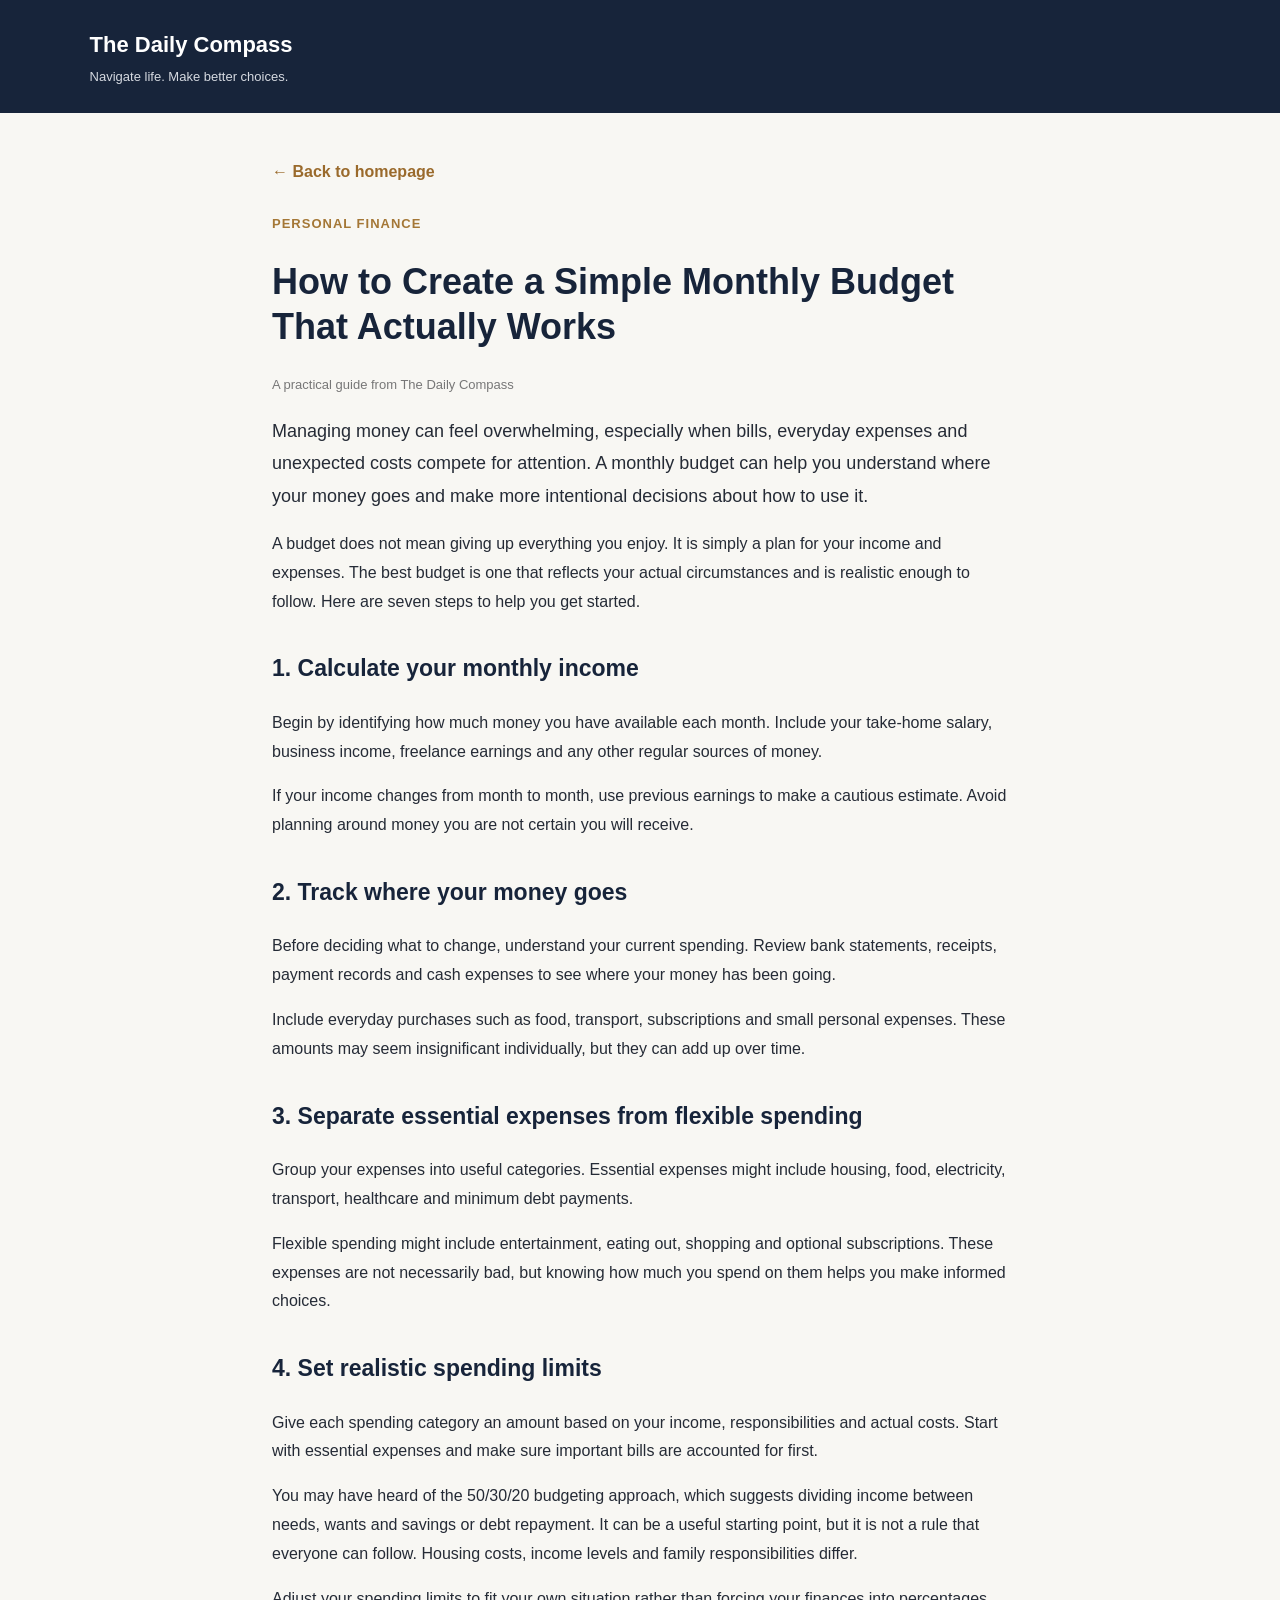
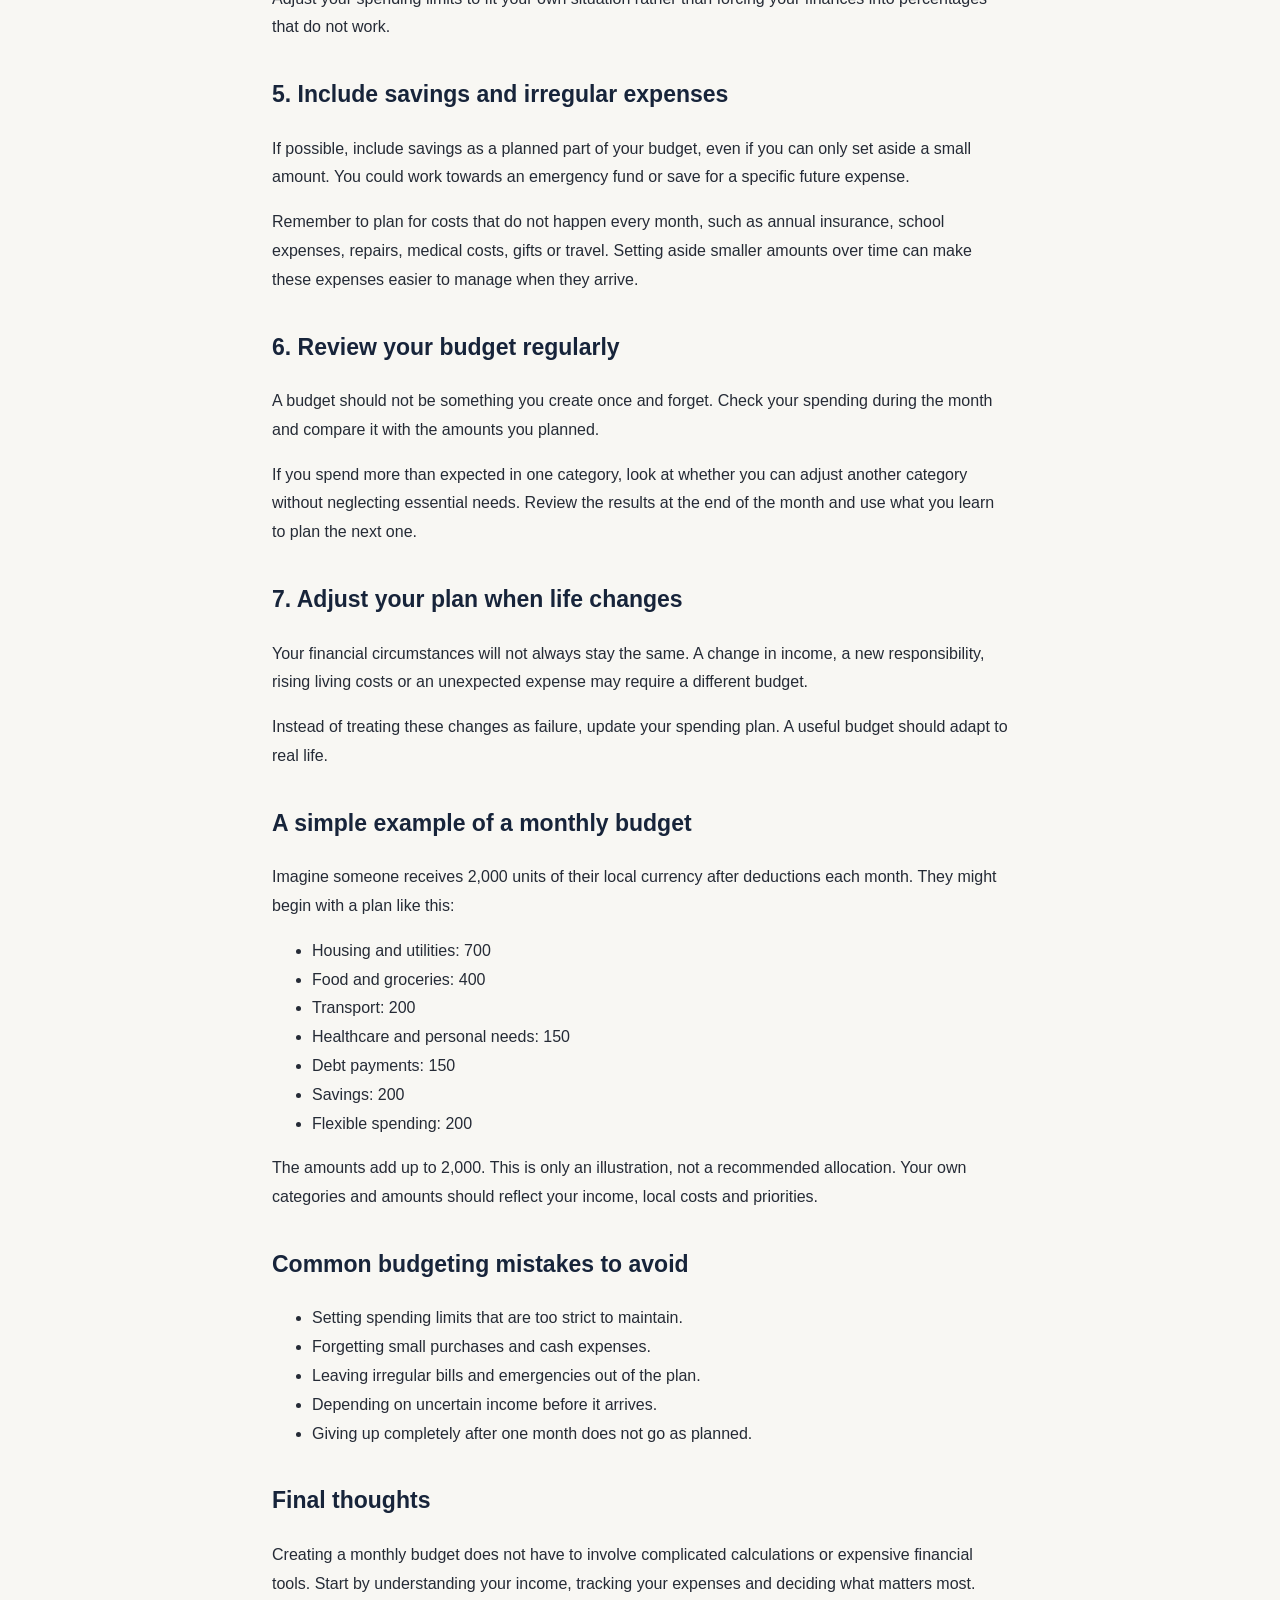
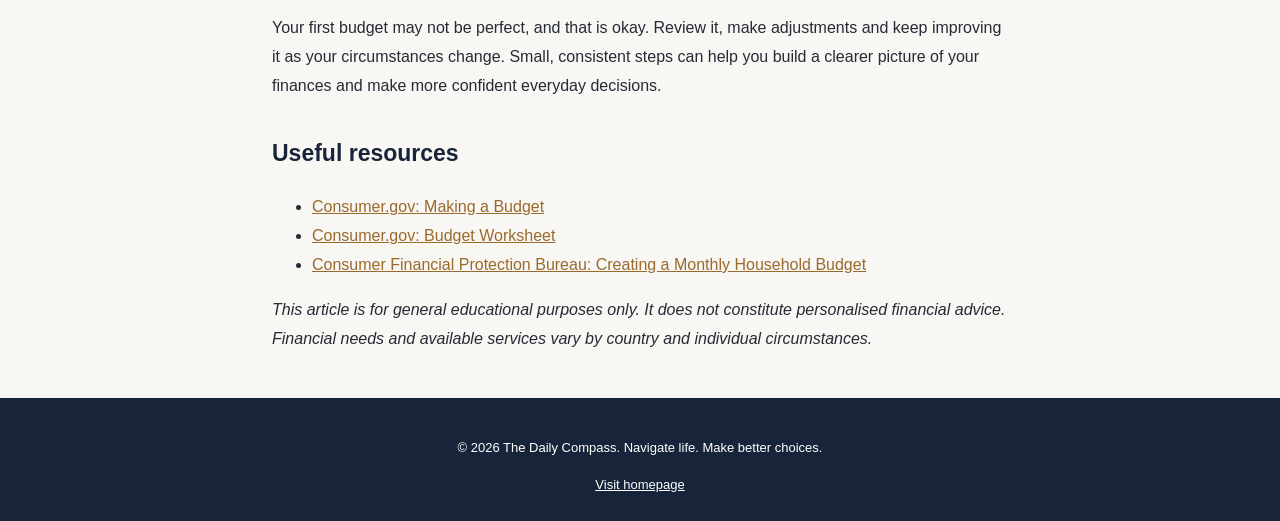
<file: simple-monthly-budget.html>
<!DOCTYPE html>
<html lang="en">
<head>
  <meta charset="UTF-8">
  <meta name="viewport" content="width=device-width, initial-scale=1.0">
  <title>How to Create a Simple Monthly Budget That Actually Works | The Daily Compass</title>
  <meta name="description" content="Learn how to create a realistic monthly budget, track your spending, manage expenses and work towards your savings goals.">
  <style>
    * { box-sizing: border-box; }

    body {
      margin: 0;
      font-family: Arial, sans-serif;
      background: #f8f7f3;
      color: #252b36;
      line-height: 1.8;
    }

    header {
      background: #17243a;
      color: white;
      padding: 25px 7%;
    }

    header a {
      color: white;
      text-decoration: none;
    }

    .brand {
      font-size: 22px;
      font-weight: bold;
    }

    .tagline {
      font-size: 13px;
      color: #d5d9e0;
    }

    main {
      max-width: 780px;
      margin: 45px auto;
      padding: 0 22px;
    }

    .category {
      color: #a47736;
      font-size: 13px;
      font-weight: bold;
      text-transform: uppercase;
      letter-spacing: 1px;
    }

    h1 {
      font-size: 36px;
      line-height: 1.25;
      color: #17243a;
    }

    h2 {
      margin-top: 32px;
      color: #17243a;
      font-size: 23px;
    }

    a { color: #9a6a2c; }

    .intro { font-size: 18px; }

    .updated {
      color: #777;
      font-size: 13px;
    }

    .back {
      display: inline-block;
      margin-bottom: 25px;
      text-decoration: none;
      font-weight: bold;
    }

    footer {
      background: #17243a;
      color: white;
      text-align: center;
      padding: 25px;
      font-size: 13px;
    }

    footer a { color: white; }

    @media (max-width: 600px) {
      h1 { font-size: 29px; }
      main { margin: 30px auto; }
    }
  </style>
</head>

<body>

<header>
  <a href="index.html">
    <div class="brand">The Daily Compass</div>
    <div class="tagline">Navigate life. Make better choices.</div>
  </a>
</header>

<main>
  <a class="back" href="index.html">← Back to homepage</a>

  <div class="category">Personal Finance</div>

  <h1>How to Create a Simple Monthly Budget That Actually Works</h1>

  <p class="updated">A practical guide from The Daily Compass</p>

  <p class="intro">
    Managing money can feel overwhelming, especially when bills,
    everyday expenses and unexpected costs compete for attention.
    A monthly budget can help you understand where your money goes
    and make more intentional decisions about how to use it.
  </p>

  <p>
    A budget does not mean giving up everything you enjoy. It is simply
    a plan for your income and expenses. The best budget is one that
    reflects your actual circumstances and is realistic enough to follow.
    Here are seven steps to help you get started.
  </p>

  <h2>1. Calculate your monthly income</h2>

  <p>
    Begin by identifying how much money you have available each month.
    Include your take-home salary, business income, freelance earnings
    and any other regular sources of money.
  </p>

  <p>
    If your income changes from month to month, use previous earnings
    to make a cautious estimate. Avoid planning around money you are
    not certain you will receive.
  </p>

  <h2>2. Track where your money goes</h2>

  <p>
    Before deciding what to change, understand your current spending.
    Review bank statements, receipts, payment records and cash expenses
    to see where your money has been going.
  </p>

  <p>
    Include everyday purchases such as food, transport, subscriptions
    and small personal expenses. These amounts may seem insignificant
    individually, but they can add up over time.
  </p>

  <h2>3. Separate essential expenses from flexible spending</h2>

  <p>
    Group your expenses into useful categories. Essential expenses
    might include housing, food, electricity, transport, healthcare
    and minimum debt payments.
  </p>

  <p>
    Flexible spending might include entertainment, eating out,
    shopping and optional subscriptions. These expenses are not
    necessarily bad, but knowing how much you spend on them helps
    you make informed choices.
  </p>

  <h2>4. Set realistic spending limits</h2>

  <p>
    Give each spending category an amount based on your income,
    responsibilities and actual costs. Start with essential expenses
    and make sure important bills are accounted for first.
  </p>

  <p>
    You may have heard of the 50/30/20 budgeting approach, which
    suggests dividing income between needs, wants and savings or
    debt repayment. It can be a useful starting point, but it is
    not a rule that everyone can follow. Housing costs, income
    levels and family responsibilities differ.
  </p>

  <p>
    Adjust your spending limits to fit your own situation rather
    than forcing your finances into percentages that do not work.
  </p>

  <h2>5. Include savings and irregular expenses</h2>

  <p>
    If possible, include savings as a planned part of your budget,
    even if you can only set aside a small amount. You could work
    towards an emergency fund or save for a specific future expense.
  </p>

  <p>
    Remember to plan for costs that do not happen every month,
    such as annual insurance, school expenses, repairs, medical
    costs, gifts or travel. Setting aside smaller amounts over time
    can make these expenses easier to manage when they arrive.
  </p>

  <h2>6. Review your budget regularly</h2>

  <p>
    A budget should not be something you create once and forget.
    Check your spending during the month and compare it with the
    amounts you planned.
  </p>

  <p>
    If you spend more than expected in one category, look at
    whether you can adjust another category without neglecting
    essential needs. Review the results at the end of the month
    and use what you learn to plan the next one.
  </p>

  <h2>7. Adjust your plan when life changes</h2>

  <p>
    Your financial circumstances will not always stay the same.
    A change in income, a new responsibility, rising living costs
    or an unexpected expense may require a different budget.
  </p>

  <p>
    Instead of treating these changes as failure, update your
    spending plan. A useful budget should adapt to real life.
  </p>

  <h2>A simple example of a monthly budget</h2>

  <p>
    Imagine someone receives 2,000 units of their local currency
    after deductions each month. They might begin with a plan like
    this:
  </p>

  <ul>
    <li>Housing and utilities: 700</li>
    <li>Food and groceries: 400</li>
    <li>Transport: 200</li>
    <li>Healthcare and personal needs: 150</li>
    <li>Debt payments: 150</li>
    <li>Savings: 200</li>
    <li>Flexible spending: 200</li>
  </ul>

  <p>
    The amounts add up to 2,000. This is only an illustration,
    not a recommended allocation. Your own categories and amounts
    should reflect your income, local costs and priorities.
  </p>

  <h2>Common budgeting mistakes to avoid</h2>

  <ul>
    <li>Setting spending limits that are too strict to maintain.</li>
    <li>Forgetting small purchases and cash expenses.</li>
    <li>Leaving irregular bills and emergencies out of the plan.</li>
    <li>Depending on uncertain income before it arrives.</li>
    <li>Giving up completely after one month does not go as planned.</li>
  </ul>

  <h2>Final thoughts</h2>

  <p>
    Creating a monthly budget does not have to involve complicated
    calculations or expensive financial tools. Start by understanding
    your income, tracking your expenses and deciding what matters most.
  </p>

  <p>
    Your first budget may not be perfect, and that is okay. Review it,
    make adjustments and keep improving it as your circumstances change.
    Small, consistent steps can help you build a clearer picture of
    your finances and make more confident everyday decisions.
  </p>

  <h2>Useful resources</h2>

  <ul>
    <li>
      <a href="https://consumer.gov/your-money/making-budget"
         target="_blank" rel="noopener">
        Consumer.gov: Making a Budget
      </a>
    </li>
    <li>
      <a href="https://consumer.gov/your-money/budget-worksheet"
         target="_blank" rel="noopener">
        Consumer.gov: Budget Worksheet
      </a>
    </li>
    <li>
      <a href="https://www.consumerfinance.gov/consumer-tools/educator-tool/youth-financial-education/teach/activities/creating-monthly-household-budget/"
         target="_blank" rel="noopener">
        Consumer Financial Protection Bureau: Creating a Monthly Household Budget
      </a>
    </li>
  </ul>

  <p>
    <em>
      This article is for general educational purposes only.
      It does not constitute personalised financial advice.
      Financial needs and available services vary by country
      and individual circumstances.
    </em>
  </p>
</main>

<footer>
  <p>© 2026 The Daily Compass. Navigate life. Make better choices.</p>
  <a href="index.html">Visit homepage</a>
</footer>

</body>
</html>
</file>
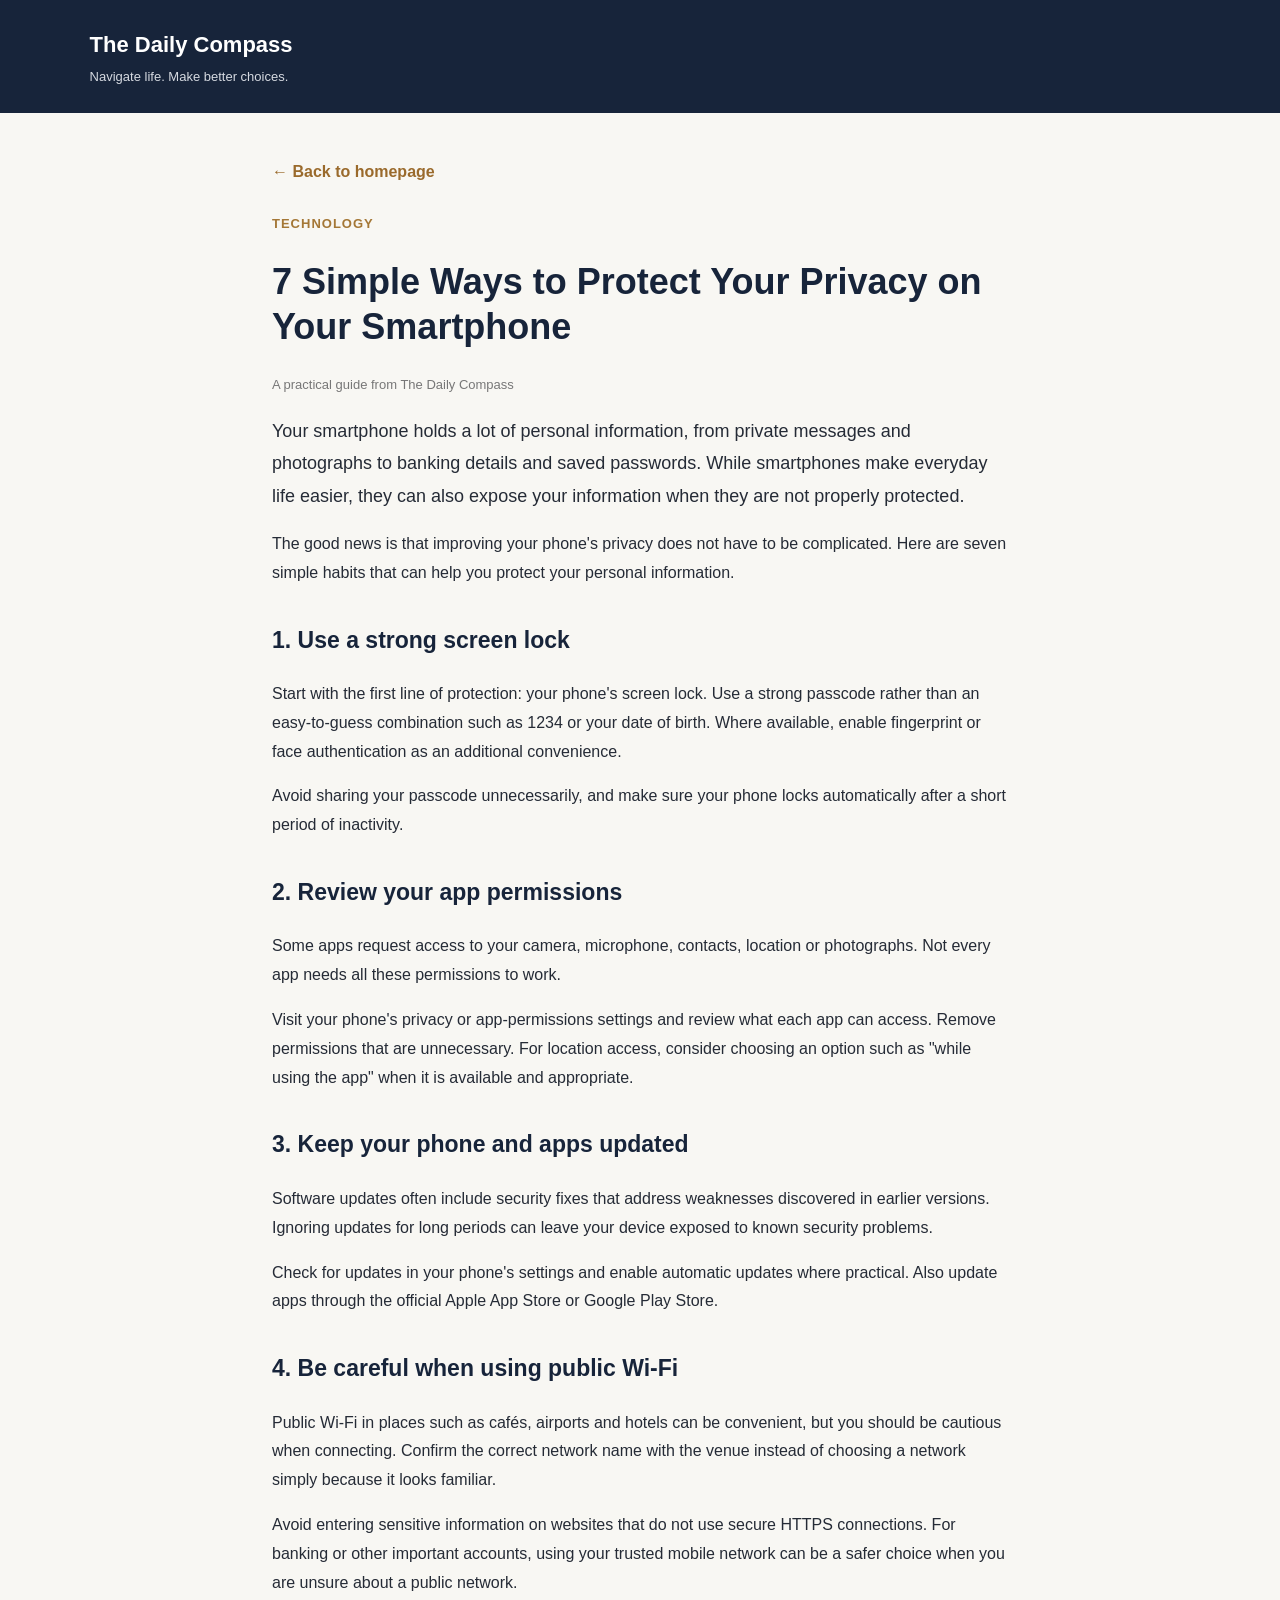
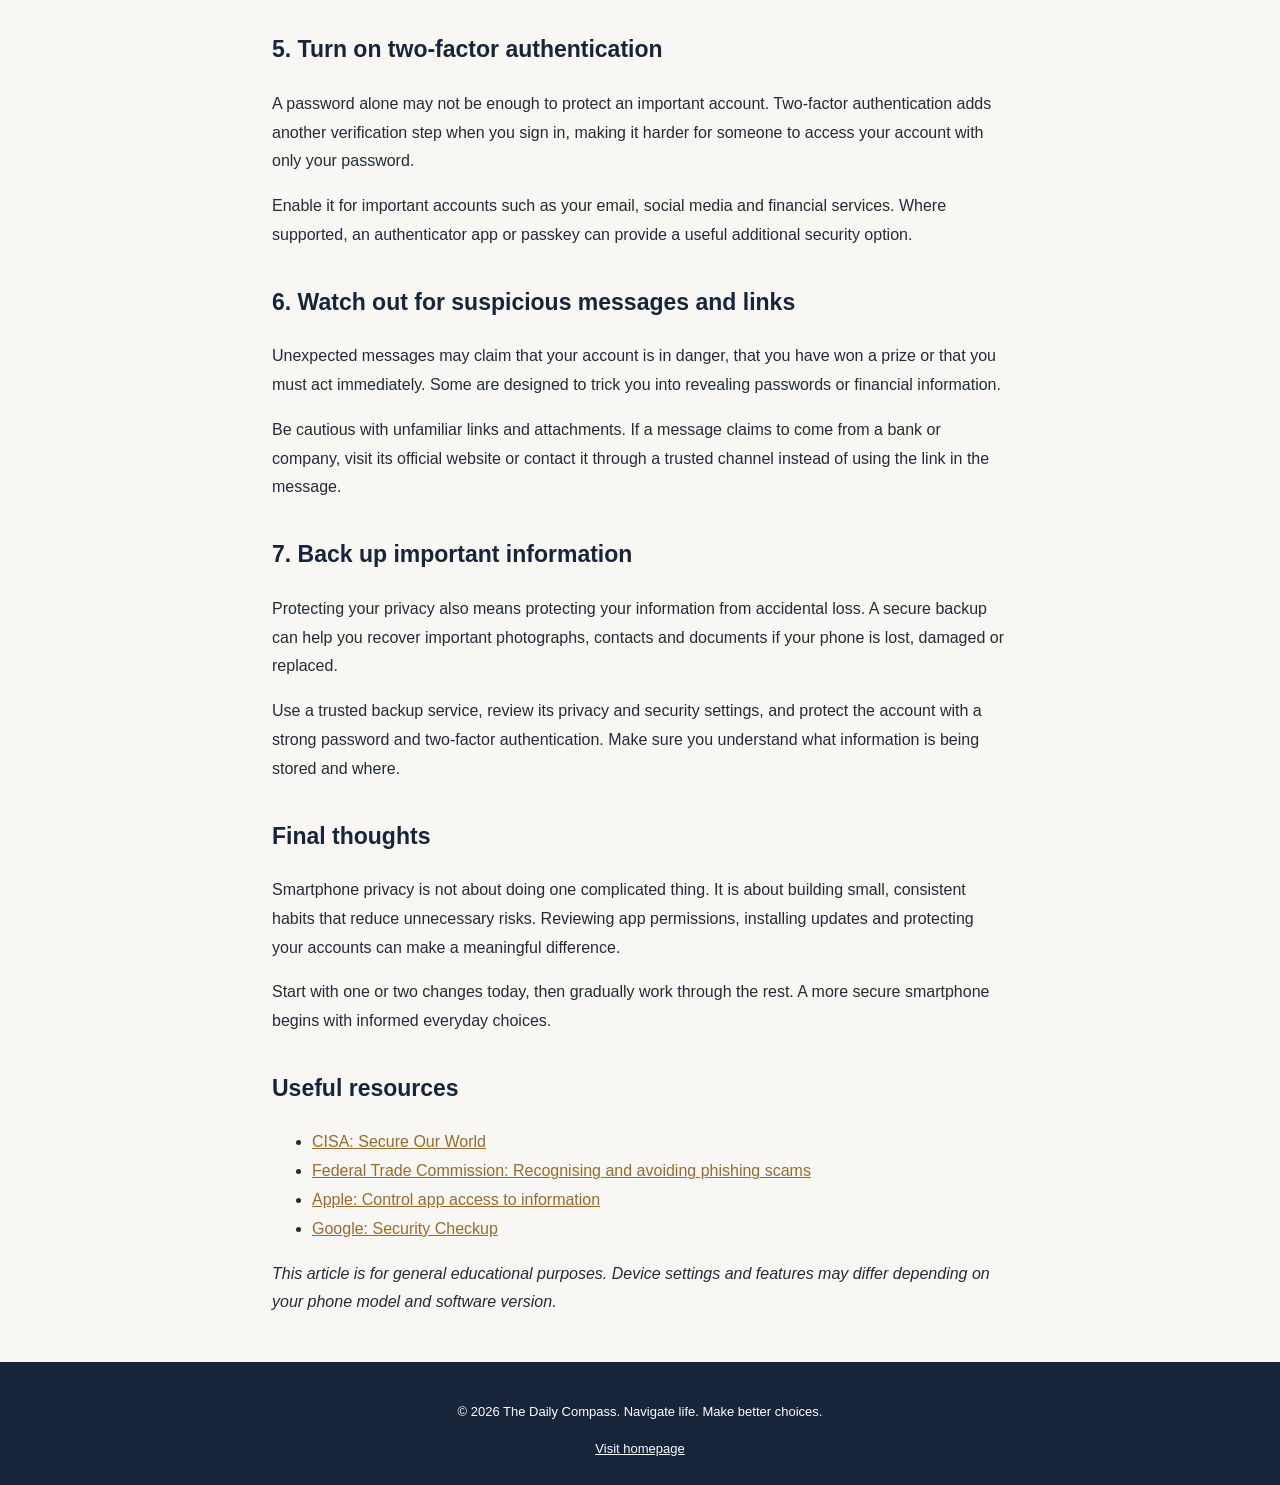
<file: technology-smartphone-privacy.html>
<!DOCTYPE html>
<html lang="en">
<head>
  <meta charset="UTF-8">
  <meta name="viewport" content="width=device-width, initial-scale=1.0">
  <title>7 Simple Ways to Protect Your Privacy on Your Smartphone | The Daily Compass</title>
  <meta name="description" content="Learn seven practical ways to protect your personal information, secure your accounts and improve your smartphone privacy.">
  <style>
    * { box-sizing: border-box; }
    body {
      margin: 0;
      font-family: Arial, sans-serif;
      background: #f8f7f3;
      color: #252b36;
      line-height: 1.8;
    }
    header {
      background: #17243a;
      color: white;
      padding: 25px 7%;
    }
    header a {
      color: white;
      text-decoration: none;
    }
    .brand { font-size: 22px; font-weight: bold; }
    .tagline { font-size: 13px; color: #d5d9e0; }
    main {
      max-width: 780px;
      margin: 45px auto;
      padding: 0 22px;
    }
    .category {
      color: #a47736;
      font-size: 13px;
      font-weight: bold;
      text-transform: uppercase;
      letter-spacing: 1px;
    }
    h1 {
      font-size: 36px;
      line-height: 1.25;
      color: #17243a;
    }
    h2 {
      margin-top: 32px;
      color: #17243a;
      font-size: 23px;
    }
    a { color: #9a6a2c; }
    .intro { font-size: 18px; }
    .updated { color: #777; font-size: 13px; }
    .back {
      display: inline-block;
      margin-bottom: 25px;
      text-decoration: none;
      font-weight: bold;
    }
    footer {
      background: #17243a;
      color: white;
      text-align: center;
      padding: 25px;
      font-size: 13px;
    }
    footer a { color: white; }
    @media (max-width: 600px) {
      h1 { font-size: 29px; }
      main { margin: 30px auto; }
    }
  </style>
</head>
<body>

<header>
  <a href="index.html">
    <div class="brand">The Daily Compass</div>
    <div class="tagline">Navigate life. Make better choices.</div>
  </a>
</header>

<main>
  <a class="back" href="index.html">← Back to homepage</a>

  <div class="category">Technology</div>

  <h1>7 Simple Ways to Protect Your Privacy on Your Smartphone</h1>

  <p class="updated">A practical guide from The Daily Compass</p>

  <p class="intro">
    Your smartphone holds a lot of personal information, from private messages
    and photographs to banking details and saved passwords. While smartphones
    make everyday life easier, they can also expose your information when they
    are not properly protected.
  </p>

  <p>
    The good news is that improving your phone's privacy does not have to be
    complicated. Here are seven simple habits that can help you protect your
    personal information.
  </p>

  <h2>1. Use a strong screen lock</h2>
  <p>
    Start with the first line of protection: your phone's screen lock. Use a
    strong passcode rather than an easy-to-guess combination such as 1234 or
    your date of birth. Where available, enable fingerprint or face
    authentication as an additional convenience.
  </p>
  <p>
    Avoid sharing your passcode unnecessarily, and make sure your phone locks
    automatically after a short period of inactivity.
  </p>

  <h2>2. Review your app permissions</h2>
  <p>
    Some apps request access to your camera, microphone, contacts, location
    or photographs. Not every app needs all these permissions to work.
  </p>
  <p>
    Visit your phone's privacy or app-permissions settings and review what
    each app can access. Remove permissions that are unnecessary. For
    location access, consider choosing an option such as "while using the
    app" when it is available and appropriate.
  </p>

  <h2>3. Keep your phone and apps updated</h2>
  <p>
    Software updates often include security fixes that address weaknesses
    discovered in earlier versions. Ignoring updates for long periods can
    leave your device exposed to known security problems.
  </p>
  <p>
    Check for updates in your phone's settings and enable automatic updates
    where practical. Also update apps through the official Apple App Store
    or Google Play Store.
  </p>

  <h2>4. Be careful when using public Wi-Fi</h2>
  <p>
    Public Wi-Fi in places such as cafés, airports and hotels can be
    convenient, but you should be cautious when connecting. Confirm the
    correct network name with the venue instead of choosing a network simply
    because it looks familiar.
  </p>
  <p>
    Avoid entering sensitive information on websites that do not use secure
    HTTPS connections. For banking or other important accounts, using your
    trusted mobile network can be a safer choice when you are unsure about a
    public network.
  </p>

  <h2>5. Turn on two-factor authentication</h2>
  <p>
    A password alone may not be enough to protect an important account.
    Two-factor authentication adds another verification step when you sign
    in, making it harder for someone to access your account with only your
    password.
  </p>
  <p>
    Enable it for important accounts such as your email, social media and
    financial services. Where supported, an authenticator app or passkey can
    provide a useful additional security option.
  </p>

  <h2>6. Watch out for suspicious messages and links</h2>
  <p>
    Unexpected messages may claim that your account is in danger, that you
    have won a prize or that you must act immediately. Some are designed to
    trick you into revealing passwords or financial information.
  </p>
  <p>
    Be cautious with unfamiliar links and attachments. If a message claims
    to come from a bank or company, visit its official website or contact it
    through a trusted channel instead of using the link in the message.
  </p>

  <h2>7. Back up important information</h2>
  <p>
    Protecting your privacy also means protecting your information from
    accidental loss. A secure backup can help you recover important
    photographs, contacts and documents if your phone is lost, damaged or
    replaced.
  </p>
  <p>
    Use a trusted backup service, review its privacy and security settings,
    and protect the account with a strong password and two-factor
    authentication. Make sure you understand what information is being
    stored and where.
  </p>

  <h2>Final thoughts</h2>
  <p>
    Smartphone privacy is not about doing one complicated thing. It is about
    building small, consistent habits that reduce unnecessary risks.
    Reviewing app permissions, installing updates and protecting your
    accounts can make a meaningful difference.
  </p>
  <p>
    Start with one or two changes today, then gradually work through the
    rest. A more secure smartphone begins with informed everyday choices.
  </p>

  <h2>Useful resources</h2>
  <ul>
    <li><a href="https://www.cisa.gov/secure-our-world" target="_blank" rel="noopener">CISA: Secure Our World</a></li>
    <li><a href="https://consumer.ftc.gov/articles/how-recognize-and-avoid-phishing-scams" target="_blank" rel="noopener">Federal Trade Commission: Recognising and avoiding phishing scams</a></li>
    <li><a href="https://support.apple.com/guide/iphone/control-access-to-information-in-apps-iph251e92810/ios" target="_blank" rel="noopener">Apple: Control app access to information</a></li>
    <li><a href="https://myaccount.google.com/security-checkup" target="_blank" rel="noopener">Google: Security Checkup</a></li>
  </ul>

  <p>
    <em>
      This article is for general educational purposes. Device settings and
      features may differ depending on your phone model and software version.
    </em>
  </p>
</main>

<footer>
  <p>© 2026 The Daily Compass. Navigate life. Make better choices.</p>
  <a href="index.html">Visit homepage</a>
</footer>

</body>
</html>
</file>
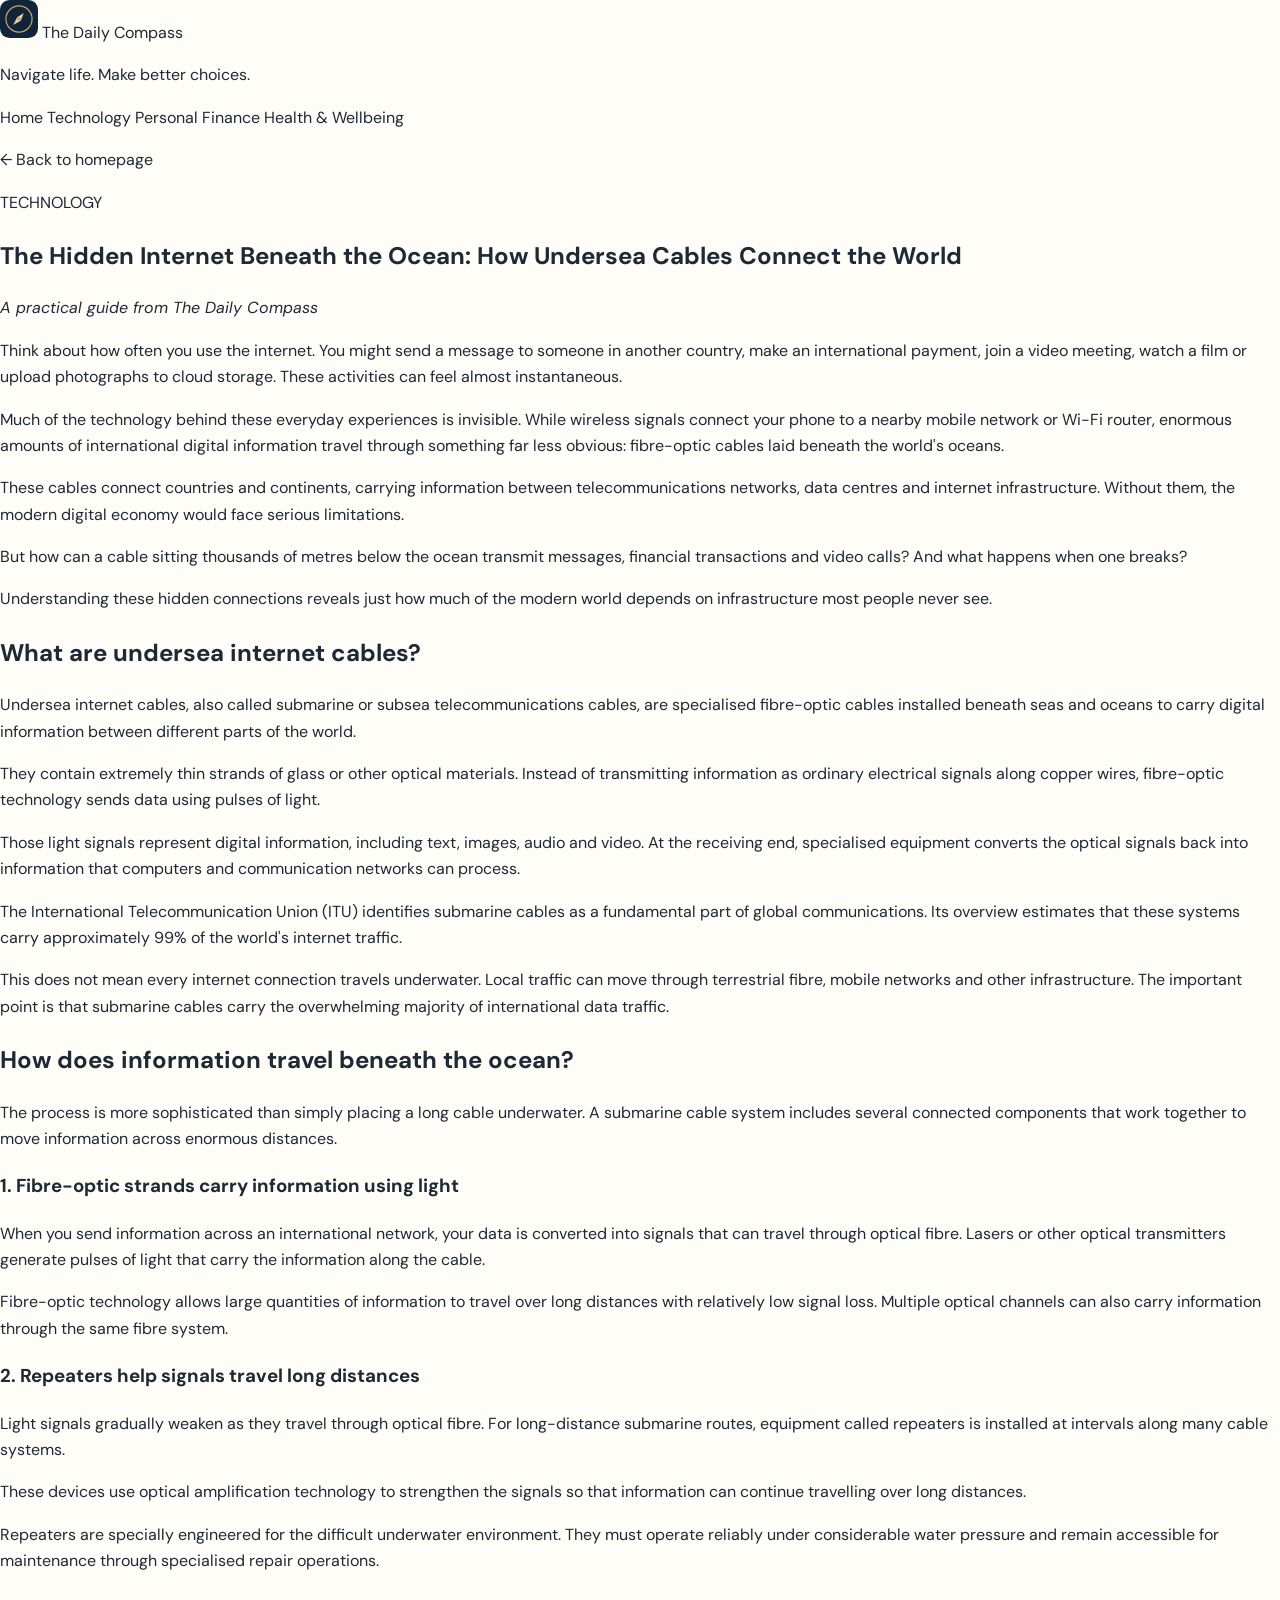
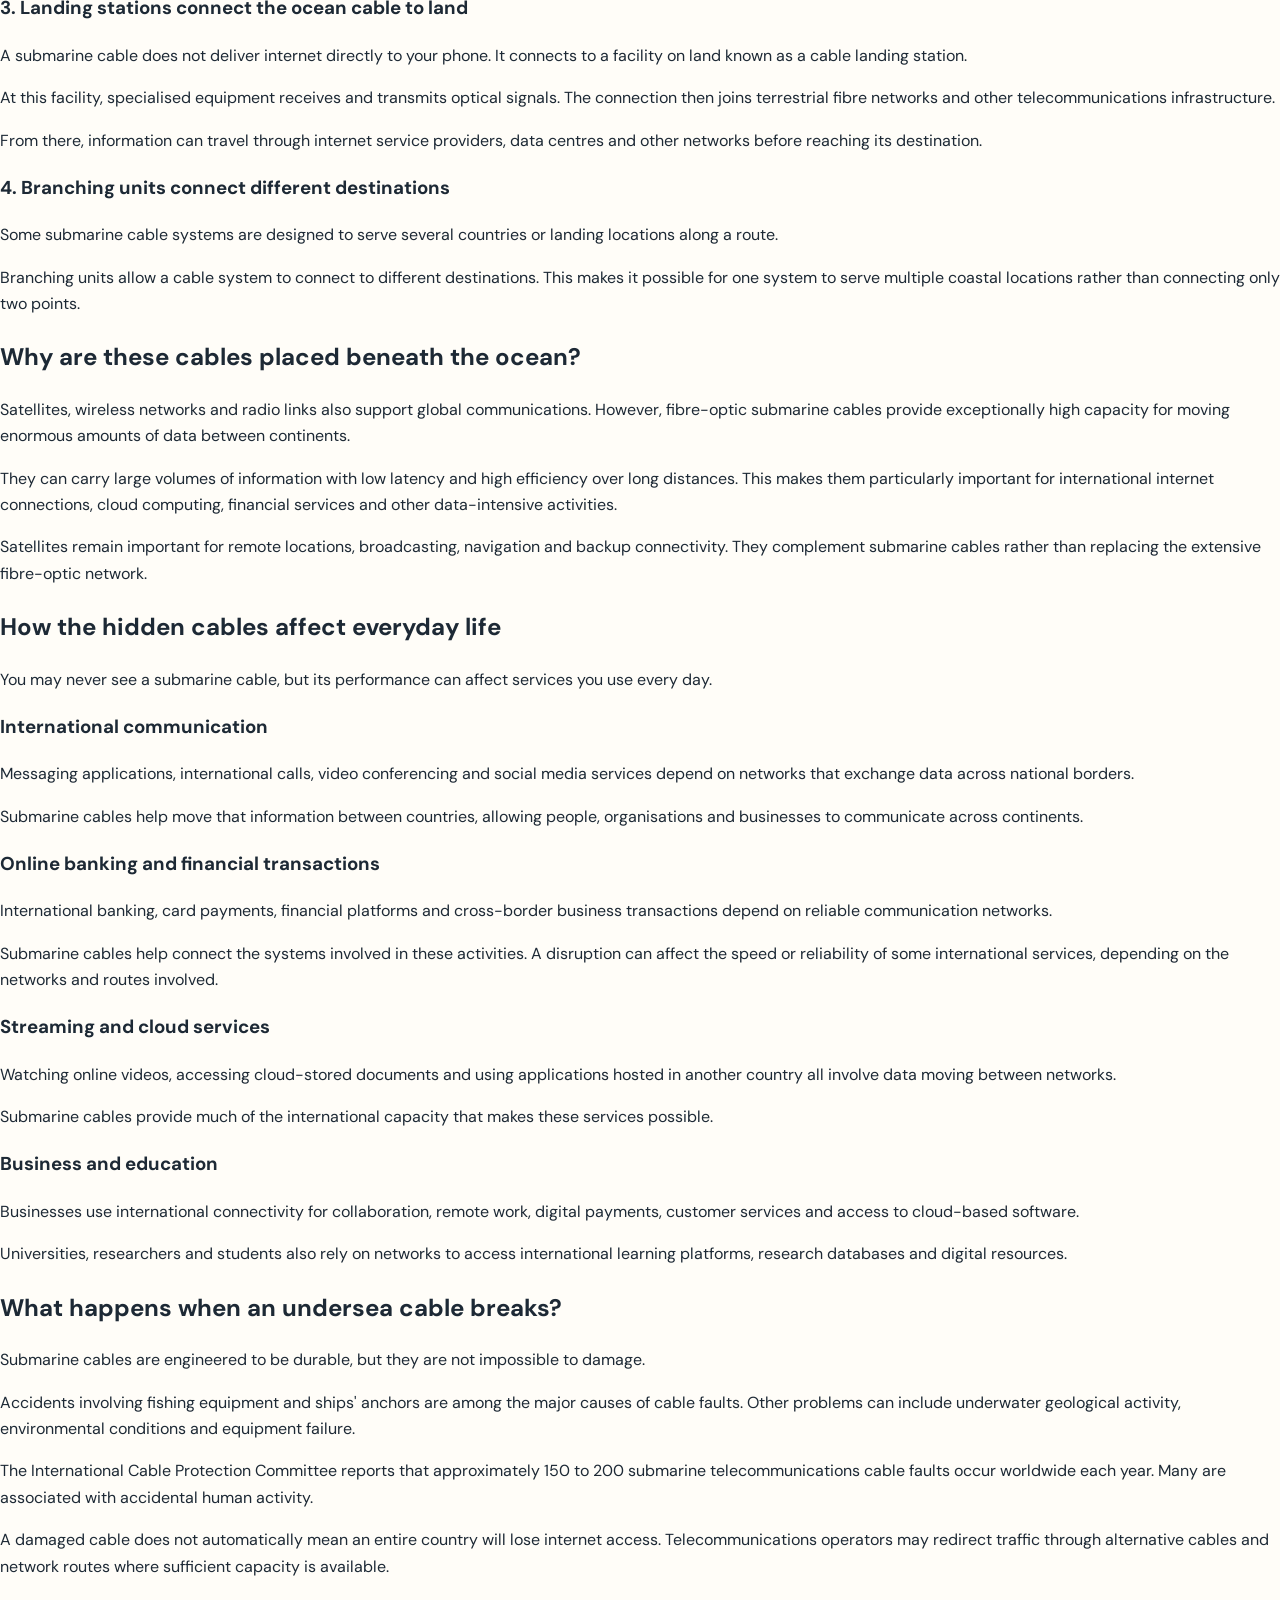
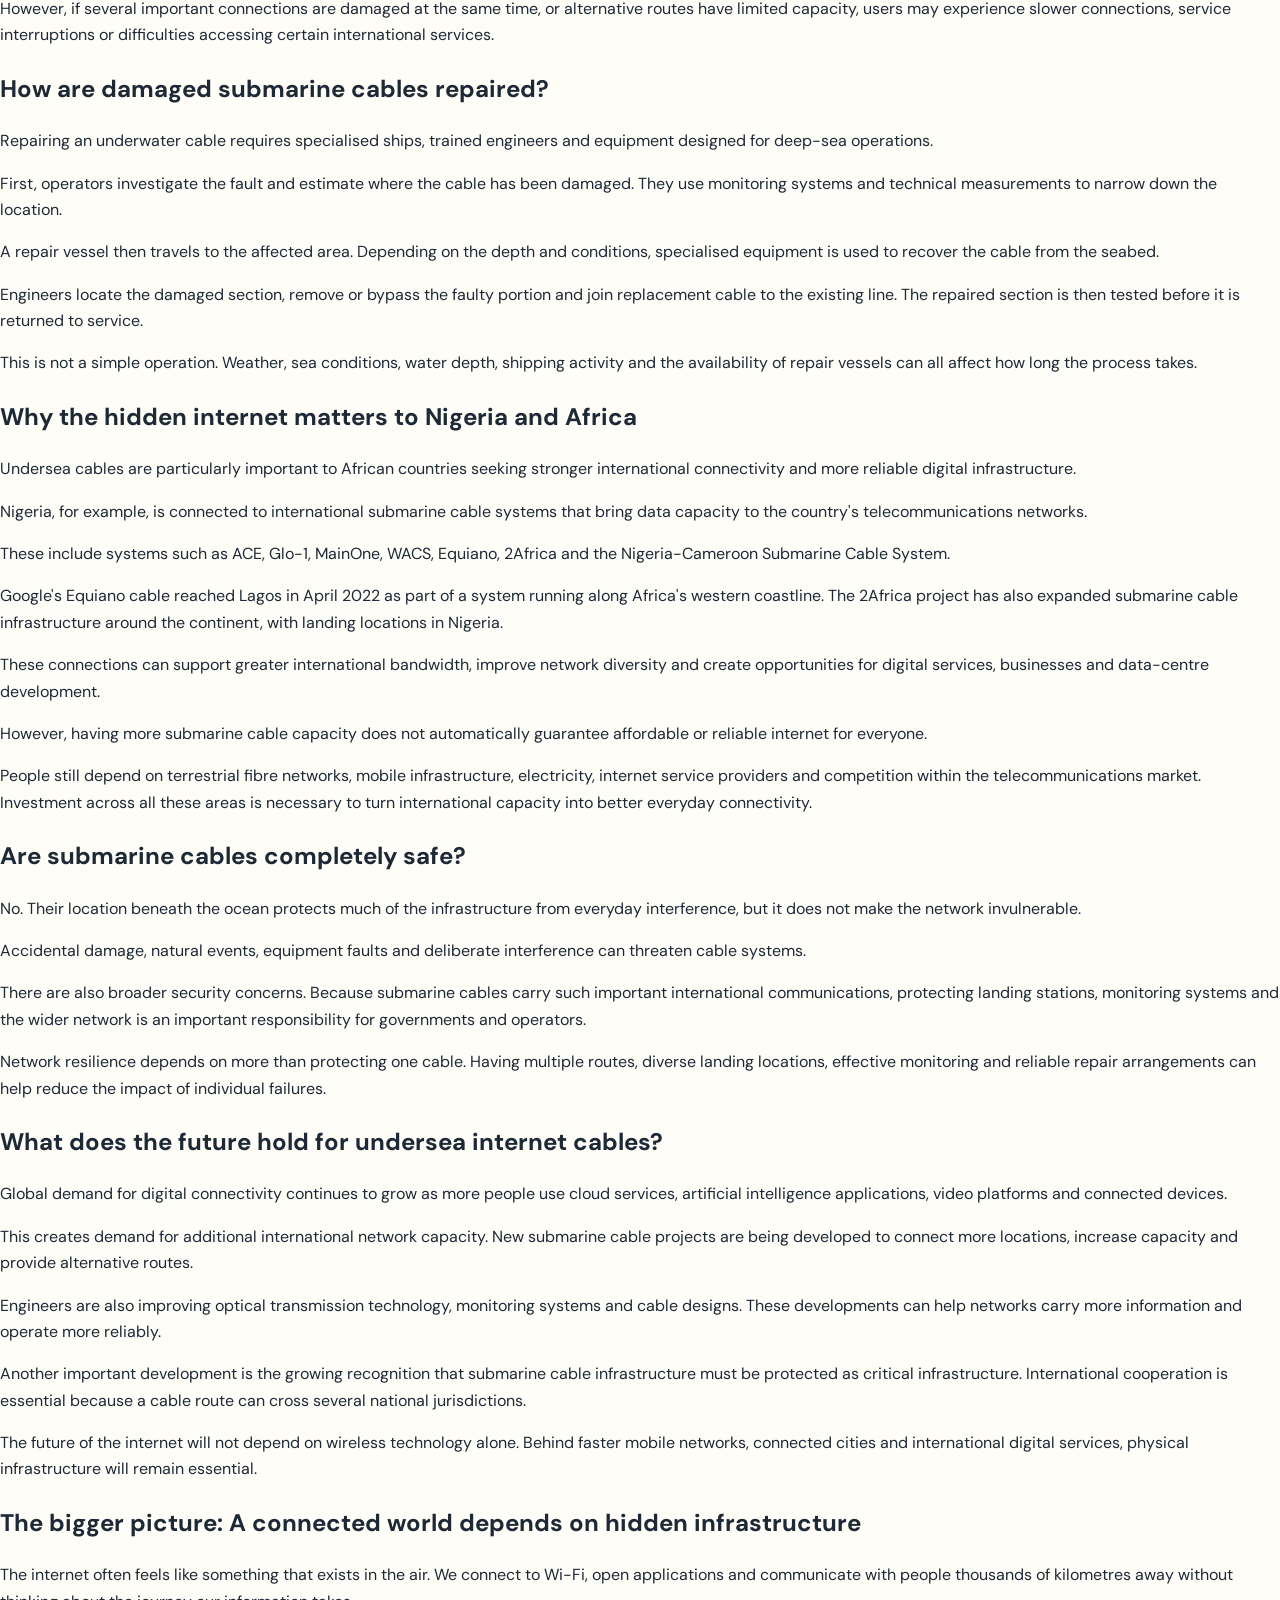
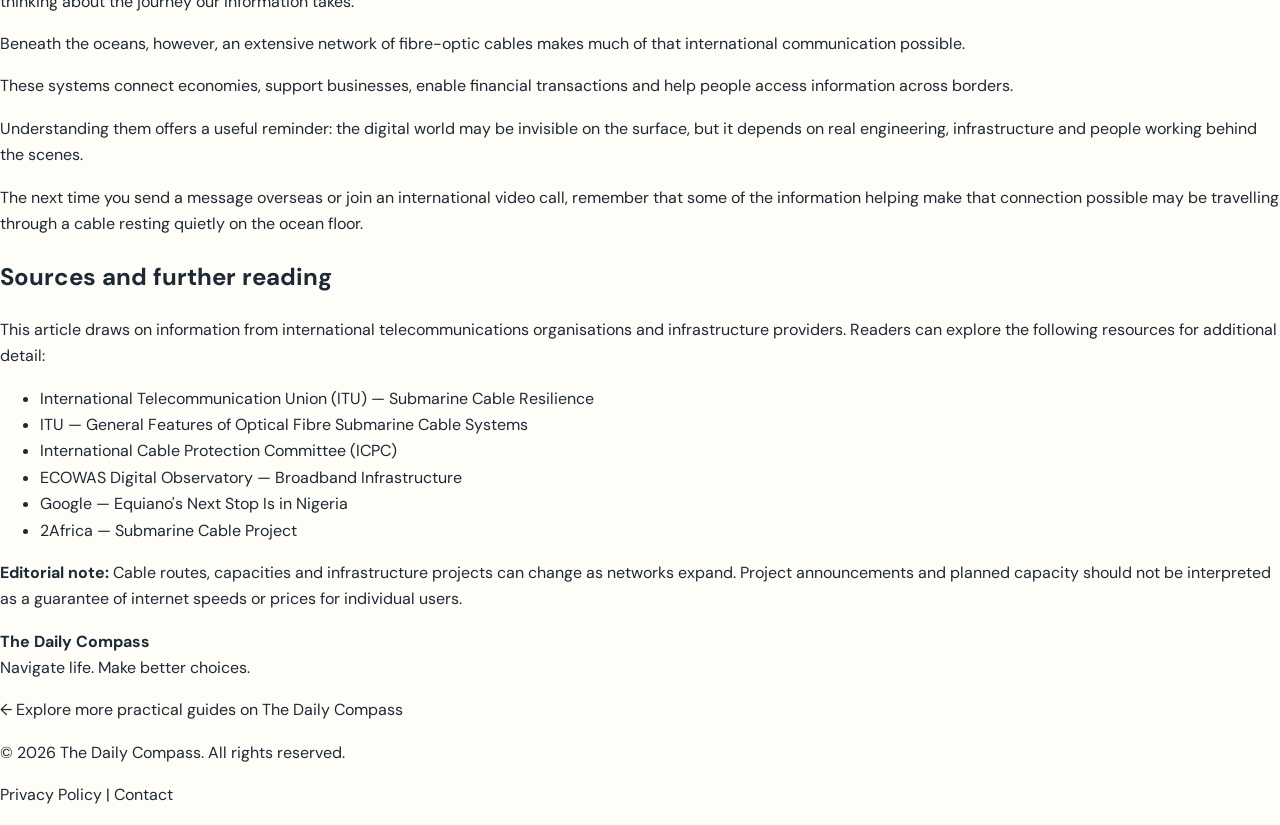
<file: the-hidden-internet-beneath-the-ocean.html>
<!DOCTYPE html>
<html lang="en">
<head>
  <meta charset="UTF-8">
  <meta name="viewport" content="width=device-width, initial-scale=1.0">

  <title>The Hidden Internet Beneath the Ocean: How Undersea Cables Connect the World | The Daily Compass</title>

  <meta name="description" content="Discover how undersea internet cables connect continents, carry global data, and keep the digital world running — and what happens when they break.">

  <meta name="keywords" content="undersea internet cables, submarine cables, underwater fibre-optic cables, global internet infrastructure, internet connectivity in Africa">

  <meta name="author" content="The Daily Compass">
  <meta name="robots" content="index, follow">

  <link rel="canonical" href="https://compass.dailycompass.workers.dev/the-hidden-internet-beneath-the-ocean">

  <meta property="og:type" content="article">
  <meta property="og:title" content="The Hidden Internet Beneath the Ocean: How Undersea Cables Connect the World">
  <meta property="og:description" content="The internet may feel wireless, but much of the world's international connectivity depends on cables hidden beneath the ocean.">
  <meta property="og:url" content="https://compass.dailycompass.workers.dev/the-hidden-internet-beneath-the-ocean">
  <meta property="og:site_name" content="The Daily Compass">

  <link rel="icon" type="image/svg+xml" href="/compass.svg">
  <link rel="stylesheet" href="/styles.css">

</head>

<body>

  <header>
    <a href="/" aria-label="The Daily Compass homepage">
      <img src="/compass.svg" alt="" width="38" height="38">
      <span>The Daily Compass</span>
    </a>

    <p>Navigate life. Make better choices.</p>

    <nav aria-label="Main navigation">
      <a href="/">Home</a>
      <a href="/#technology">Technology</a>
      <a href="/#personal-finance">Personal Finance</a>
      <a href="/#health">Health &amp; Wellbeing</a>
    </nav>
  </header>

  <main>

    <article>

      <p><a href="/">← Back to homepage</a></p>

      <p>TECHNOLOGY</p>

      <h1>The Hidden Internet Beneath the Ocean: How Undersea Cables Connect the World</h1>

      <p><em>A practical guide from The Daily Compass</em></p>

      <p>
        Think about how often you use the internet. You might send a message
        to someone in another country, make an international payment, join a
        video meeting, watch a film or upload photographs to cloud storage.
        These activities can feel almost instantaneous.
      </p>

      <p>
        Much of the technology behind these everyday experiences is invisible.
        While wireless signals connect your phone to a nearby mobile network
        or Wi-Fi router, enormous amounts of international digital information
        travel through something far less obvious: fibre-optic cables laid
        beneath the world's oceans.
      </p>

      <p>
        These cables connect countries and continents, carrying information
        between telecommunications networks, data centres and internet
        infrastructure. Without them, the modern digital economy would face
        serious limitations.
      </p>

      <p>
        But how can a cable sitting thousands of metres below the ocean
        transmit messages, financial transactions and video calls? And what
        happens when one breaks?
      </p>

      <p>Understanding these hidden connections reveals just how much of the modern world depends on infrastructure most people never see.</p>

      <h2>What are undersea internet cables?</h2>

      <p>
        Undersea internet cables, also called submarine or subsea
        telecommunications cables, are specialised fibre-optic cables
        installed beneath seas and oceans to carry digital information
        between different parts of the world.
      </p>

      <p>
        They contain extremely thin strands of glass or other optical
        materials. Instead of transmitting information as ordinary electrical
        signals along copper wires, fibre-optic technology sends data using
        pulses of light.
      </p>

      <p>
        Those light signals represent digital information, including text,
        images, audio and video. At the receiving end, specialised equipment
        converts the optical signals back into information that computers
        and communication networks can process.
      </p>

      <p>
        The International Telecommunication Union (ITU) identifies submarine
        cables as a fundamental part of global communications. Its overview
        estimates that these systems carry approximately 99% of the world's
        internet traffic.
      </p>

      <p>
        This does not mean every internet connection travels underwater.
        Local traffic can move through terrestrial fibre, mobile networks
        and other infrastructure. The important point is that submarine
        cables carry the overwhelming majority of international data traffic.
      </p>

      <h2>How does information travel beneath the ocean?</h2>

      <p>
        The process is more sophisticated than simply placing a long cable
        underwater. A submarine cable system includes several connected
        components that work together to move information across enormous
        distances.
      </p>

      <h3>1. Fibre-optic strands carry information using light</h3>

      <p>
        When you send information across an international network, your data
        is converted into signals that can travel through optical fibre.
        Lasers or other optical transmitters generate pulses of light that
        carry the information along the cable.
      </p>

      <p>
        Fibre-optic technology allows large quantities of information to
        travel over long distances with relatively low signal loss. Multiple
        optical channels can also carry information through the same fibre
        system.
      </p>

      <h3>2. Repeaters help signals travel long distances</h3>

      <p>
        Light signals gradually weaken as they travel through optical fibre.
        For long-distance submarine routes, equipment called repeaters is
        installed at intervals along many cable systems.
      </p>

      <p>
        These devices use optical amplification technology to strengthen
        the signals so that information can continue travelling over long
        distances.
      </p>

      <p>
        Repeaters are specially engineered for the difficult underwater
        environment. They must operate reliably under considerable water
        pressure and remain accessible for maintenance through specialised
        repair operations.
      </p>

      <h3>3. Landing stations connect the ocean cable to land</h3>

      <p>
        A submarine cable does not deliver internet directly to your phone.
        It connects to a facility on land known as a cable landing station.
      </p>

      <p>
        At this facility, specialised equipment receives and transmits
        optical signals. The connection then joins terrestrial fibre networks
        and other telecommunications infrastructure.
      </p>

      <p>
        From there, information can travel through internet service providers,
        data centres and other networks before reaching its destination.
      </p>

      <h3>4. Branching units connect different destinations</h3>

      <p>
        Some submarine cable systems are designed to serve several countries
        or landing locations along a route.
      </p>

      <p>
        Branching units allow a cable system to connect to different
        destinations. This makes it possible for one system to serve multiple
        coastal locations rather than connecting only two points.
      </p>

      <h2>Why are these cables placed beneath the ocean?</h2>

      <p>
        Satellites, wireless networks and radio links also support global
        communications. However, fibre-optic submarine cables provide
        exceptionally high capacity for moving enormous amounts of data
        between continents.
      </p>

      <p>
        They can carry large volumes of information with low latency and
        high efficiency over long distances. This makes them particularly
        important for international internet connections, cloud computing,
        financial services and other data-intensive activities.
      </p>

      <p>
        Satellites remain important for remote locations, broadcasting,
        navigation and backup connectivity. They complement submarine
        cables rather than replacing the extensive fibre-optic network.
      </p>

      <h2>How the hidden cables affect everyday life</h2>

      <p>
        You may never see a submarine cable, but its performance can affect
        services you use every day.
      </p>

      <h3>International communication</h3>

      <p>
        Messaging applications, international calls, video conferencing
        and social media services depend on networks that exchange data
        across national borders.
      </p>

      <p>
        Submarine cables help move that information between countries,
        allowing people, organisations and businesses to communicate
        across continents.
      </p>

      <h3>Online banking and financial transactions</h3>

      <p>
        International banking, card payments, financial platforms and
        cross-border business transactions depend on reliable communication
        networks.
      </p>

      <p>
        Submarine cables help connect the systems involved in these
        activities. A disruption can affect the speed or reliability of
        some international services, depending on the networks and routes
        involved.
      </p>

      <h3>Streaming and cloud services</h3>

      <p>
        Watching online videos, accessing cloud-stored documents and using
        applications hosted in another country all involve data moving
        between networks.
      </p>

      <p>
        Submarine cables provide much of the international capacity that
        makes these services possible.
      </p>

      <h3>Business and education</h3>

      <p>
        Businesses use international connectivity for collaboration,
        remote work, digital payments, customer services and access to
        cloud-based software.
      </p>

      <p>
        Universities, researchers and students also rely on networks to
        access international learning platforms, research databases and
        digital resources.
      </p>

      <h2>What happens when an undersea cable breaks?</h2>

      <p>
        Submarine cables are engineered to be durable, but they are not
        impossible to damage.
      </p>

      <p>
        Accidents involving fishing equipment and ships' anchors are among
        the major causes of cable faults. Other problems can include
        underwater geological activity, environmental conditions and
        equipment failure.
      </p>

      <p>
        The International Cable Protection Committee reports that
        approximately 150 to 200 submarine telecommunications cable faults
        occur worldwide each year. Many are associated with accidental
        human activity.
      </p>

      <p>
        A damaged cable does not automatically mean an entire country will
        lose internet access. Telecommunications operators may redirect
        traffic through alternative cables and network routes where
        sufficient capacity is available.
      </p>

      <p>
        However, if several important connections are damaged at the same
        time, or alternative routes have limited capacity, users may
        experience slower connections, service interruptions or difficulties
        accessing certain international services.
      </p>

      <h2>How are damaged submarine cables repaired?</h2>

      <p>
        Repairing an underwater cable requires specialised ships, trained
        engineers and equipment designed for deep-sea operations.
      </p>

      <p>
        First, operators investigate the fault and estimate where the cable
        has been damaged. They use monitoring systems and technical
        measurements to narrow down the location.
      </p>

      <p>
        A repair vessel then travels to the affected area. Depending on
        the depth and conditions, specialised equipment is used to recover
        the cable from the seabed.
      </p>

      <p>
        Engineers locate the damaged section, remove or bypass the faulty
        portion and join replacement cable to the existing line. The repaired
        section is then tested before it is returned to service.
      </p>

      <p>
        This is not a simple operation. Weather, sea conditions, water depth,
        shipping activity and the availability of repair vessels can all
        affect how long the process takes.
      </p>

      <h2>Why the hidden internet matters to Nigeria and Africa</h2>

      <p>
        Undersea cables are particularly important to African countries
        seeking stronger international connectivity and more reliable
        digital infrastructure.
      </p>

      <p>
        Nigeria, for example, is connected to international submarine
        cable systems that bring data capacity to the country's
        telecommunications networks.
      </p>

      <p>
        These include systems such as ACE, Glo-1, MainOne, WACS,
        Equiano, 2Africa and the Nigeria-Cameroon Submarine Cable System.
      </p>

      <p>
        Google's Equiano cable reached Lagos in April 2022 as part of
        a system running along Africa's western coastline. The 2Africa
        project has also expanded submarine cable infrastructure around
        the continent, with landing locations in Nigeria.
      </p>

      <p>
        These connections can support greater international bandwidth,
        improve network diversity and create opportunities for digital
        services, businesses and data-centre development.
      </p>

      <p>
        However, having more submarine cable capacity does not automatically
        guarantee affordable or reliable internet for everyone.
      </p>

      <p>
        People still depend on terrestrial fibre networks, mobile
        infrastructure, electricity, internet service providers and
        competition within the telecommunications market. Investment
        across all these areas is necessary to turn international capacity
        into better everyday connectivity.
      </p>

      <h2>Are submarine cables completely safe?</h2>

      <p>
        No. Their location beneath the ocean protects much of the
        infrastructure from everyday interference, but it does not make
        the network invulnerable.
      </p>

      <p>
        Accidental damage, natural events, equipment faults and deliberate
        interference can threaten cable systems.
      </p>

      <p>
        There are also broader security concerns. Because submarine cables
        carry such important international communications, protecting
        landing stations, monitoring systems and the wider network is
        an important responsibility for governments and operators.
      </p>

      <p>
        Network resilience depends on more than protecting one cable.
        Having multiple routes, diverse landing locations, effective
        monitoring and reliable repair arrangements can help reduce
        the impact of individual failures.
      </p>

      <h2>What does the future hold for undersea internet cables?</h2>

      <p>
        Global demand for digital connectivity continues to grow as more
        people use cloud services, artificial intelligence applications,
        video platforms and connected devices.
      </p>

      <p>
        This creates demand for additional international network capacity.
        New submarine cable projects are being developed to connect more
        locations, increase capacity and provide alternative routes.
      </p>

      <p>
        Engineers are also improving optical transmission technology,
        monitoring systems and cable designs. These developments can
        help networks carry more information and operate more reliably.
      </p>

      <p>
        Another important development is the growing recognition that
        submarine cable infrastructure must be protected as critical
        infrastructure. International cooperation is essential because
        a cable route can cross several national jurisdictions.
      </p>

      <p>
        The future of the internet will not depend on wireless technology
        alone. Behind faster mobile networks, connected cities and
        international digital services, physical infrastructure will
        remain essential.
      </p>

      <h2>The bigger picture: A connected world depends on hidden infrastructure</h2>

      <p>
        The internet often feels like something that exists in the air.
        We connect to Wi-Fi, open applications and communicate with people
        thousands of kilometres away without thinking about the journey
        our information takes.
      </p>

      <p>
        Beneath the oceans, however, an extensive network of fibre-optic
        cables makes much of that international communication possible.
      </p>

      <p>
        These systems connect economies, support businesses, enable
        financial transactions and help people access information across
        borders.
      </p>

      <p>
        Understanding them offers a useful reminder: the digital world
        may be invisible on the surface, but it depends on real engineering,
        infrastructure and people working behind the scenes.
      </p>

      <p>
        The next time you send a message overseas or join an international
        video call, remember that some of the information helping make
        that connection possible may be travelling through a cable resting
        quietly on the ocean floor.
      </p>

      <h2>Sources and further reading</h2>

      <p>
        This article draws on information from international
        telecommunications organisations and infrastructure providers.
        Readers can explore the following resources for additional detail:
      </p>

      <ul>
        <li>
          <a href="https://www.itu.int/en/mediacentre/backgrounders/Pages/submarine-cable-resilience.aspx" target="_blank" rel="noopener noreferrer">
            International Telecommunication Union (ITU) — Submarine Cable Resilience
          </a>
        </li>
        <li>
          <a href="https://www.itu.int/epublications/publication/itu-t-g-971-2024-12-general-features-of-optical-fibre-submarine-cable-systems/en" target="_blank" rel="noopener noreferrer">
            ITU — General Features of Optical Fibre Submarine Cable Systems
          </a>
        </li>
        <li>
          <a href="https://iscpc.org/" target="_blank" rel="noopener noreferrer">
            International Cable Protection Committee (ICPC)
          </a>
        </li>
        <li>
          <a href="https://www.ecodob.ecowas.int/broadband_infrastructure" target="_blank" rel="noopener noreferrer">
            ECOWAS Digital Observatory — Broadband Infrastructure
          </a>
        </li>
        <li>
          <a href="https://blog.google/intl/en-africa/company-news/inside-google/equianos-next-stop-is-in-nigeria/" target="_blank" rel="noopener noreferrer">
            Google — Equiano's Next Stop Is in Nigeria
          </a>
        </li>
        <li>
          <a href="https://www.2africacable.net/" target="_blank" rel="noopener noreferrer">
            2Africa — Submarine Cable Project
          </a>
        </li>
      </ul>

      <p>
        <strong>Editorial note:</strong> Cable routes, capacities and
        infrastructure projects can change as networks expand. Project
        announcements and planned capacity should not be interpreted as
        a guarantee of internet speeds or prices for individual users.
      </p>

      <p>
        <strong>The Daily Compass</strong><br>
        Navigate life. Make better choices.
      </p>

      <p><a href="/">← Explore more practical guides on The Daily Compass</a></p>

    </article>

  </main>

  <footer>
    <p>&copy; 2026 The Daily Compass. All rights reserved.</p>
    <p>
      <a href="/privacy-policy.html">Privacy Policy</a> |
      <a href="/contact.html">Contact</a>
    </p>
  </footer>

  <script src="/script.js"></script>

</body>
</html>
</file>
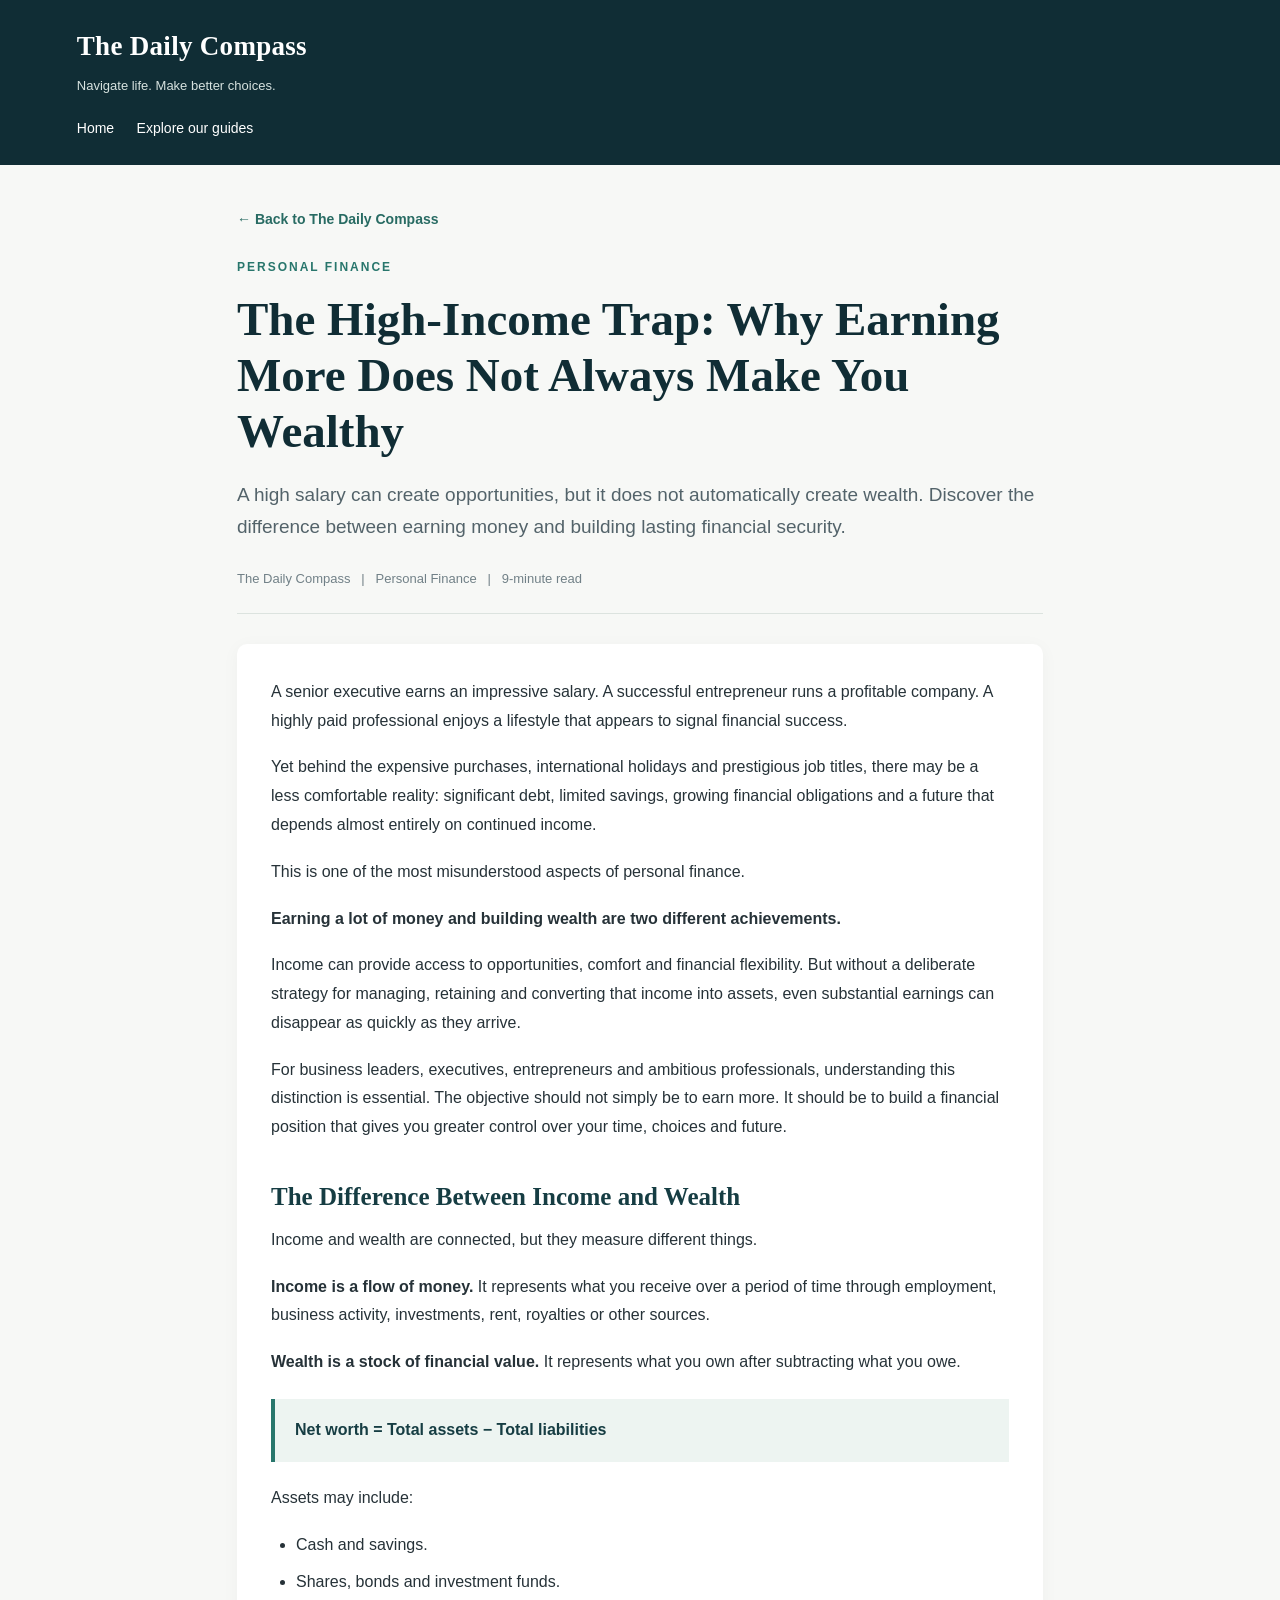
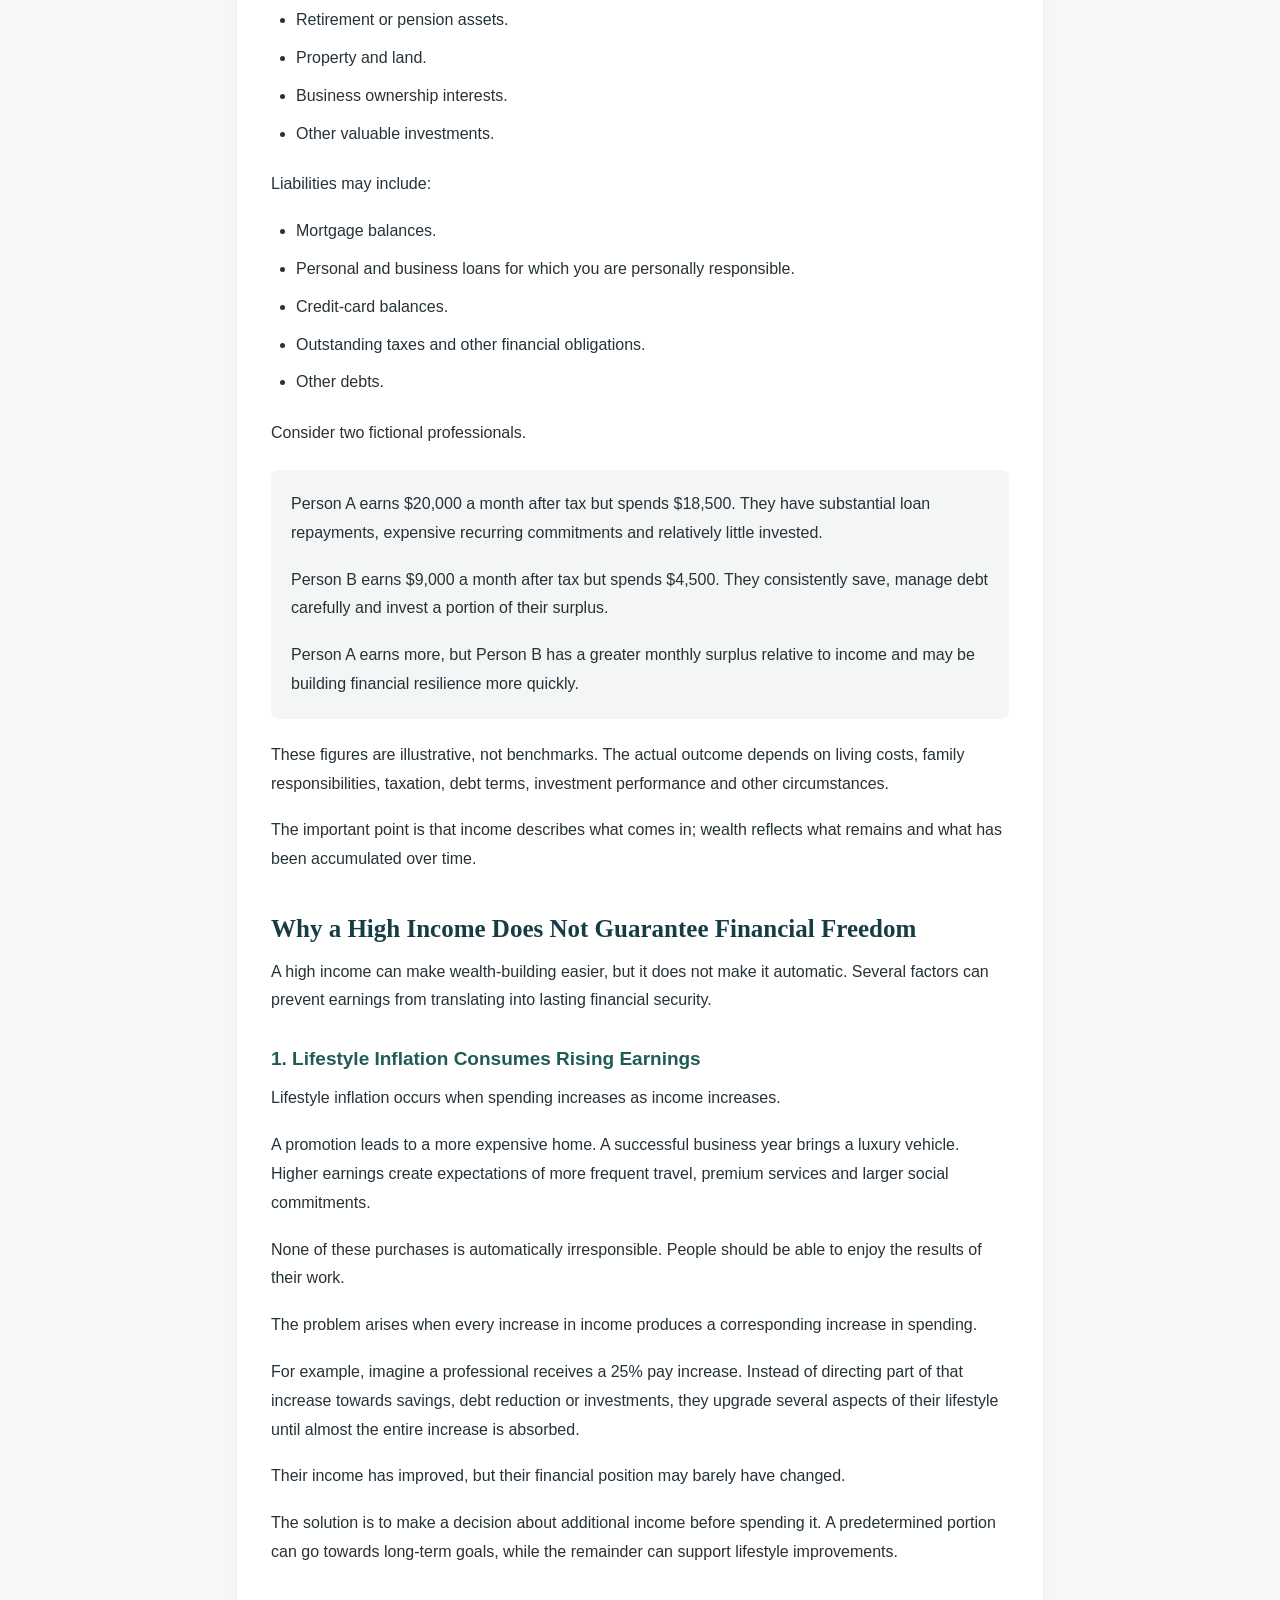
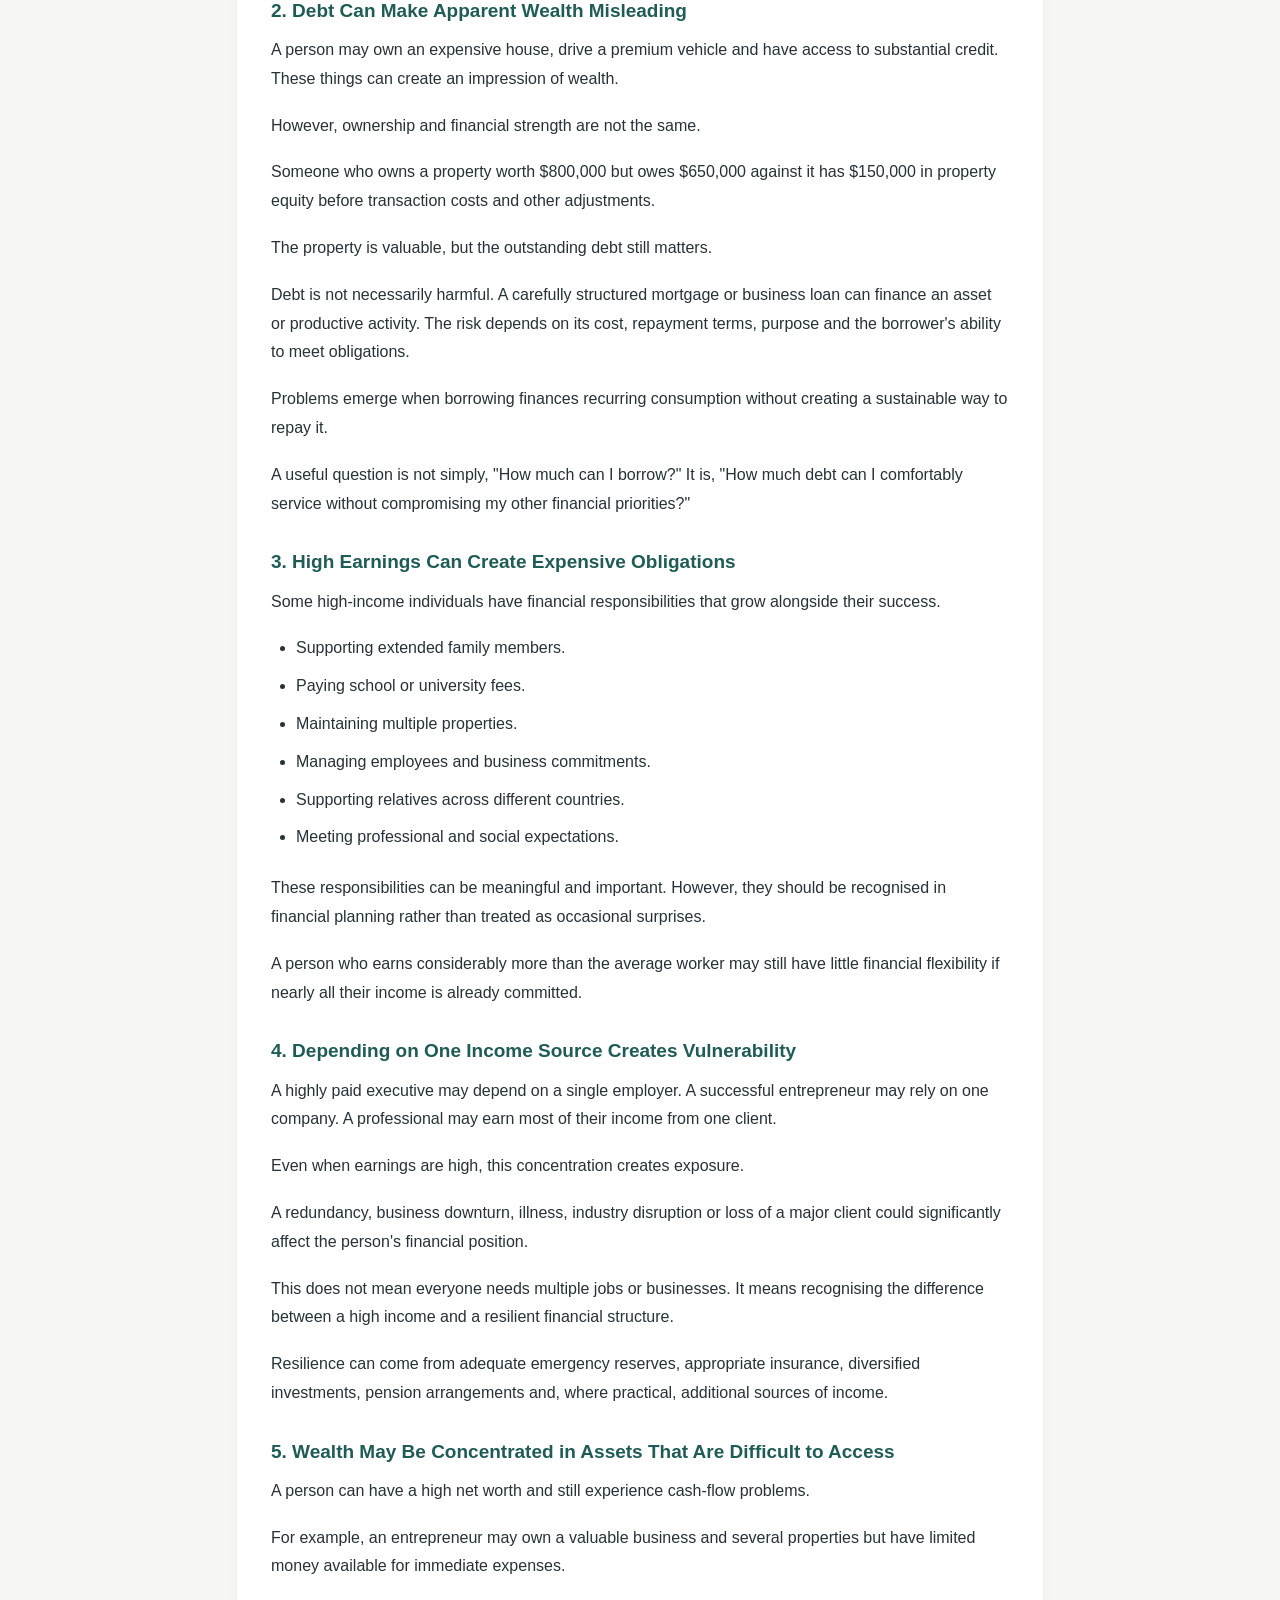
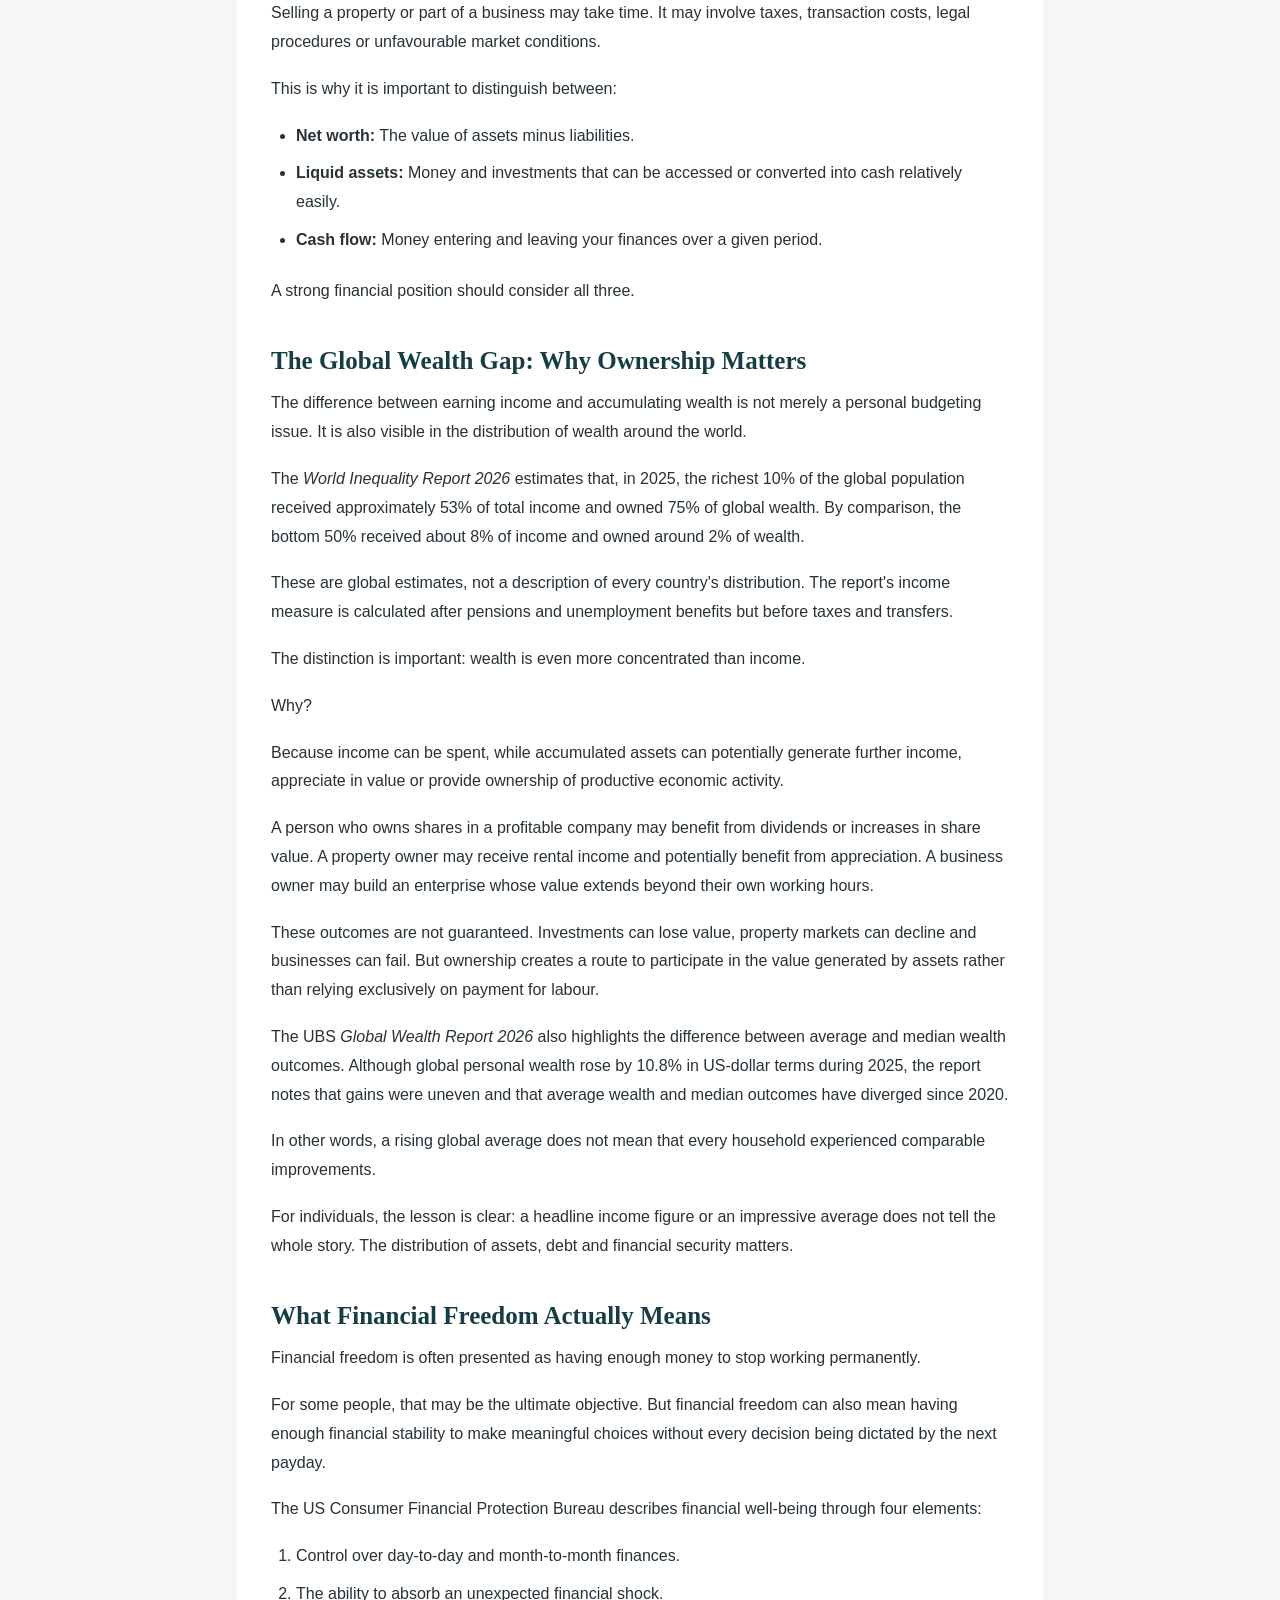
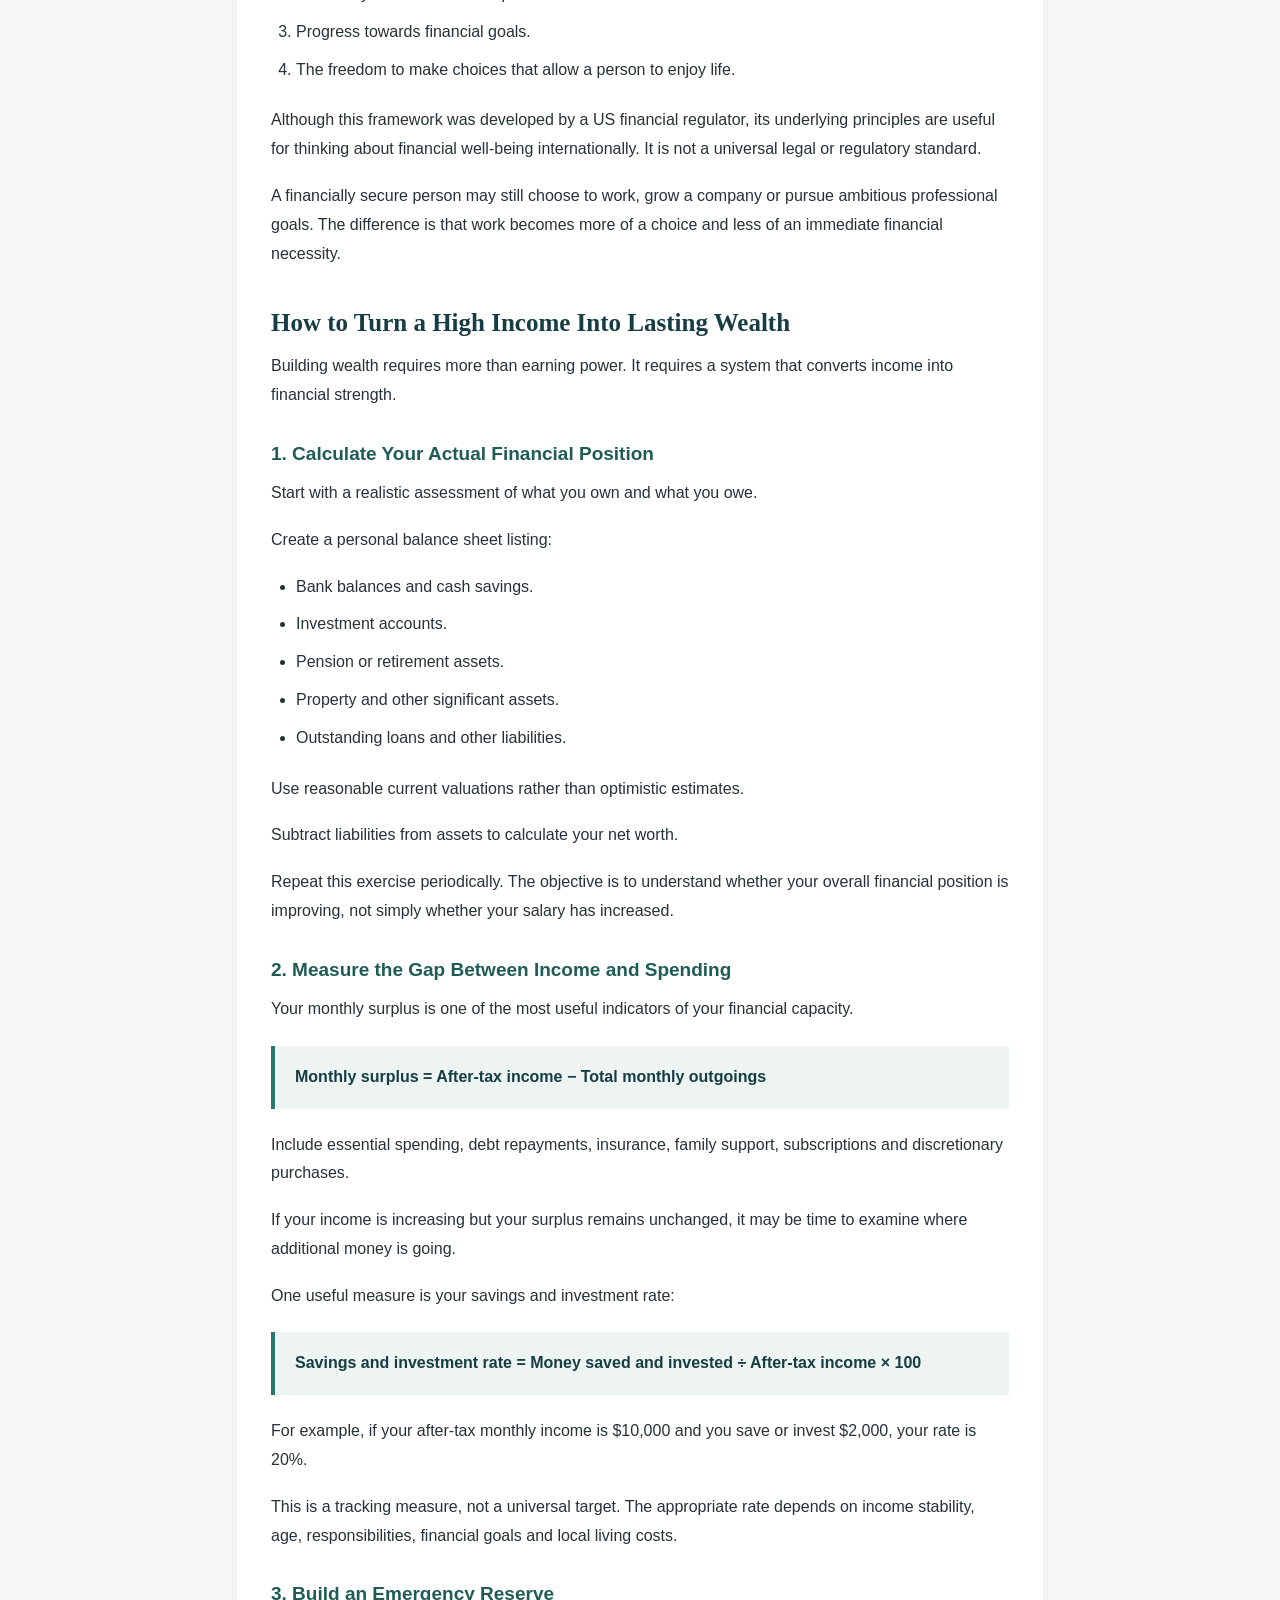
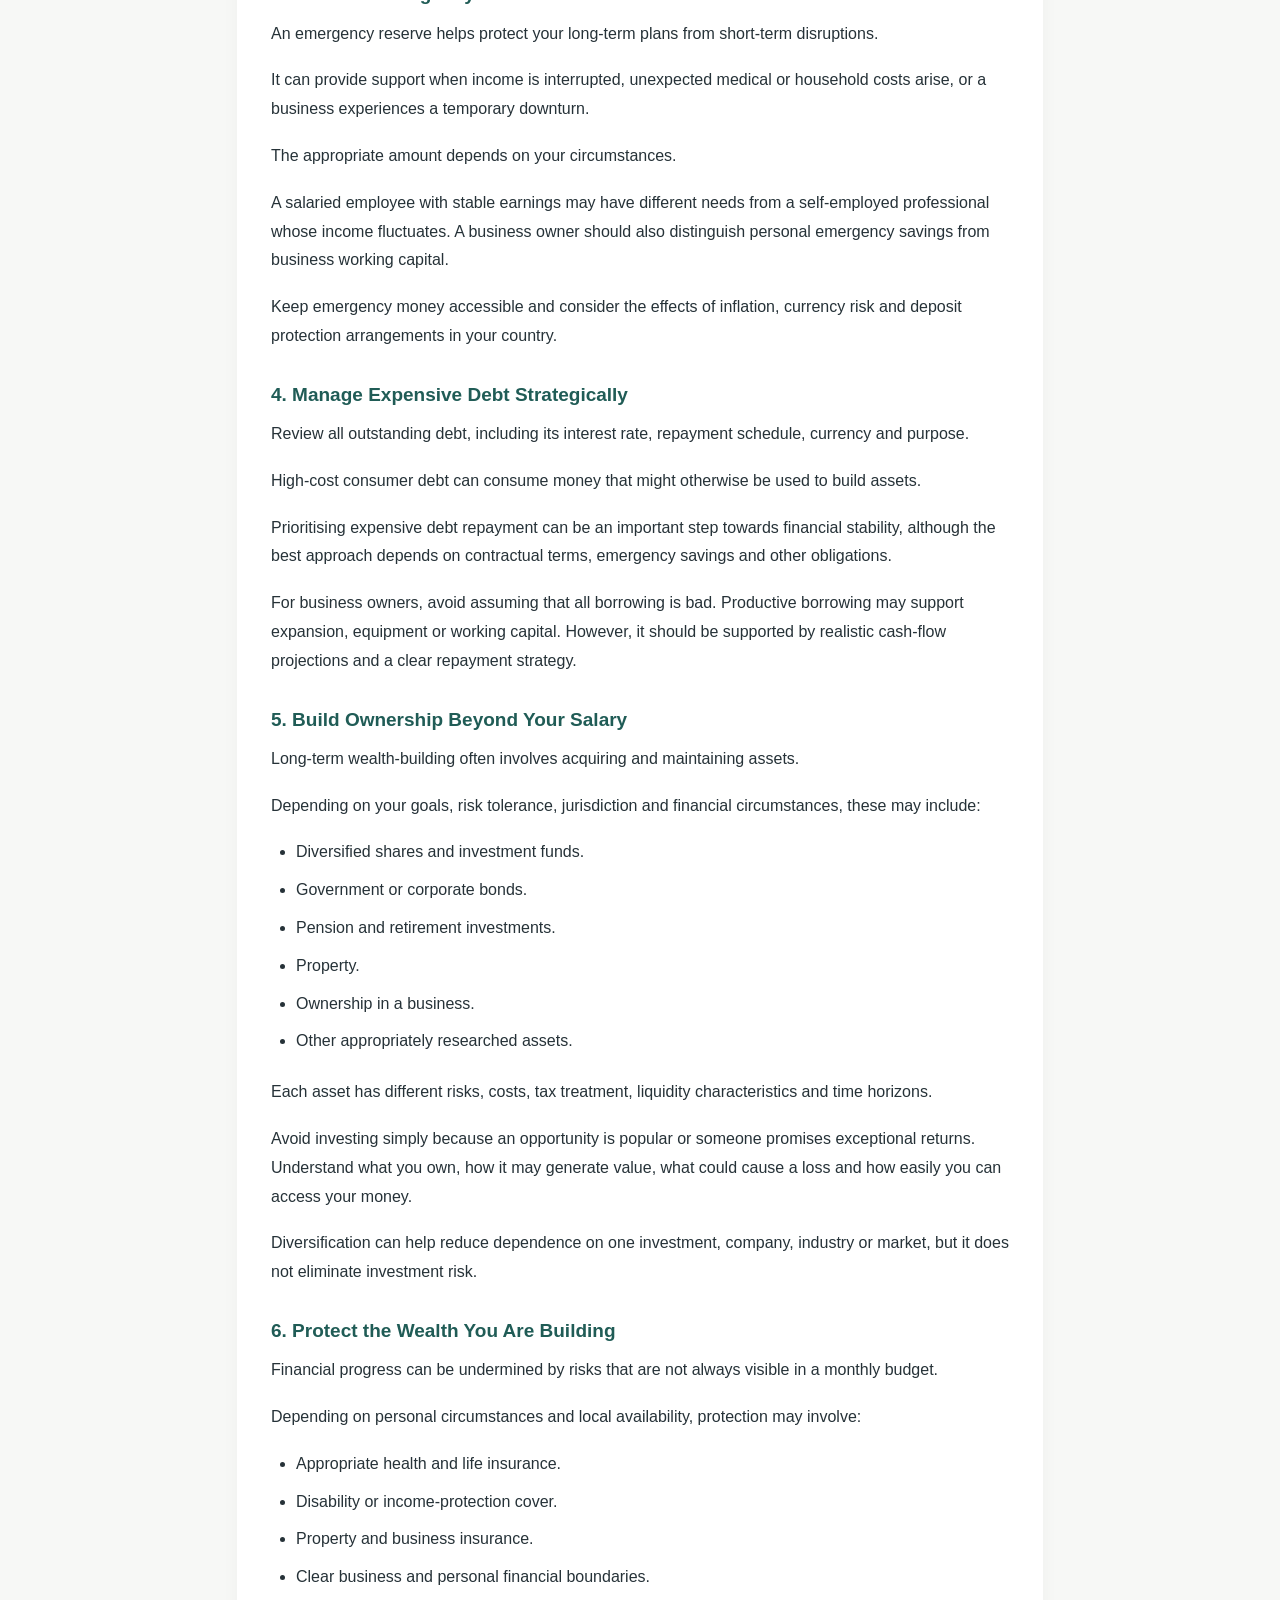
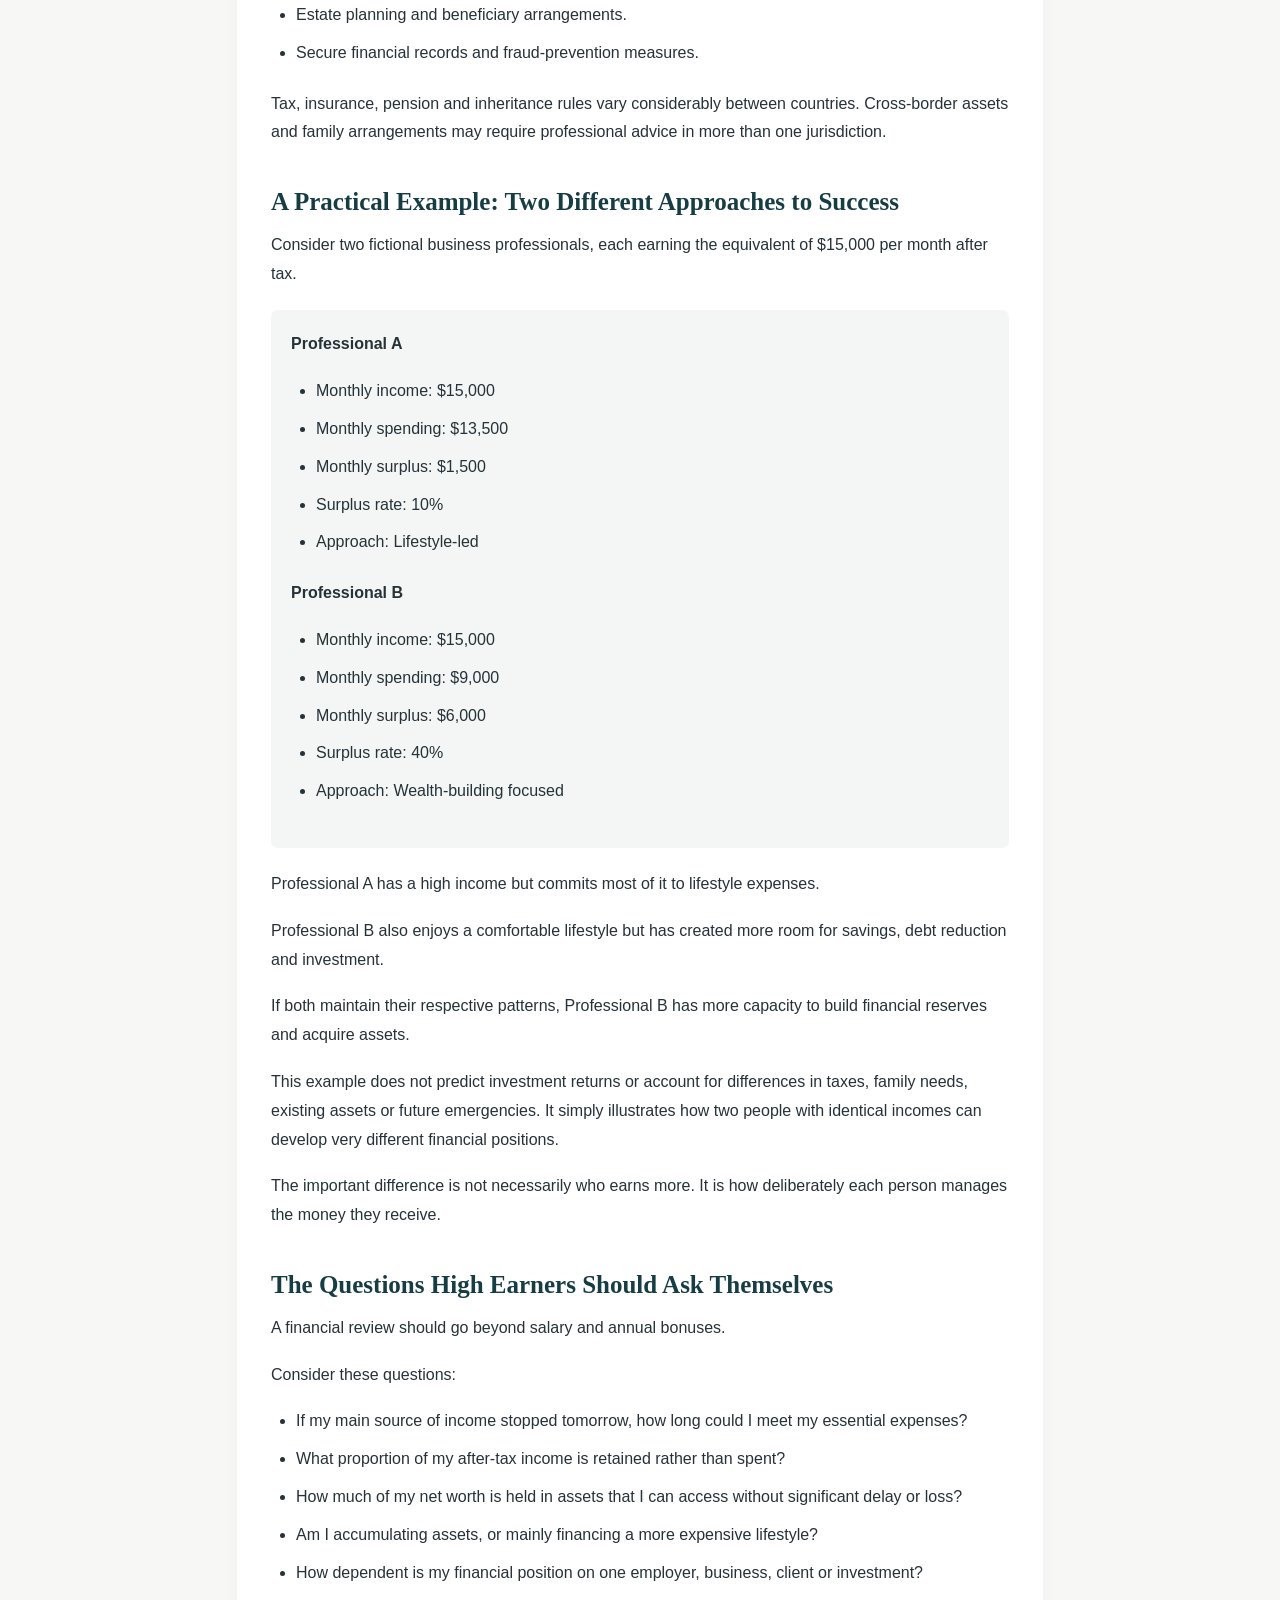
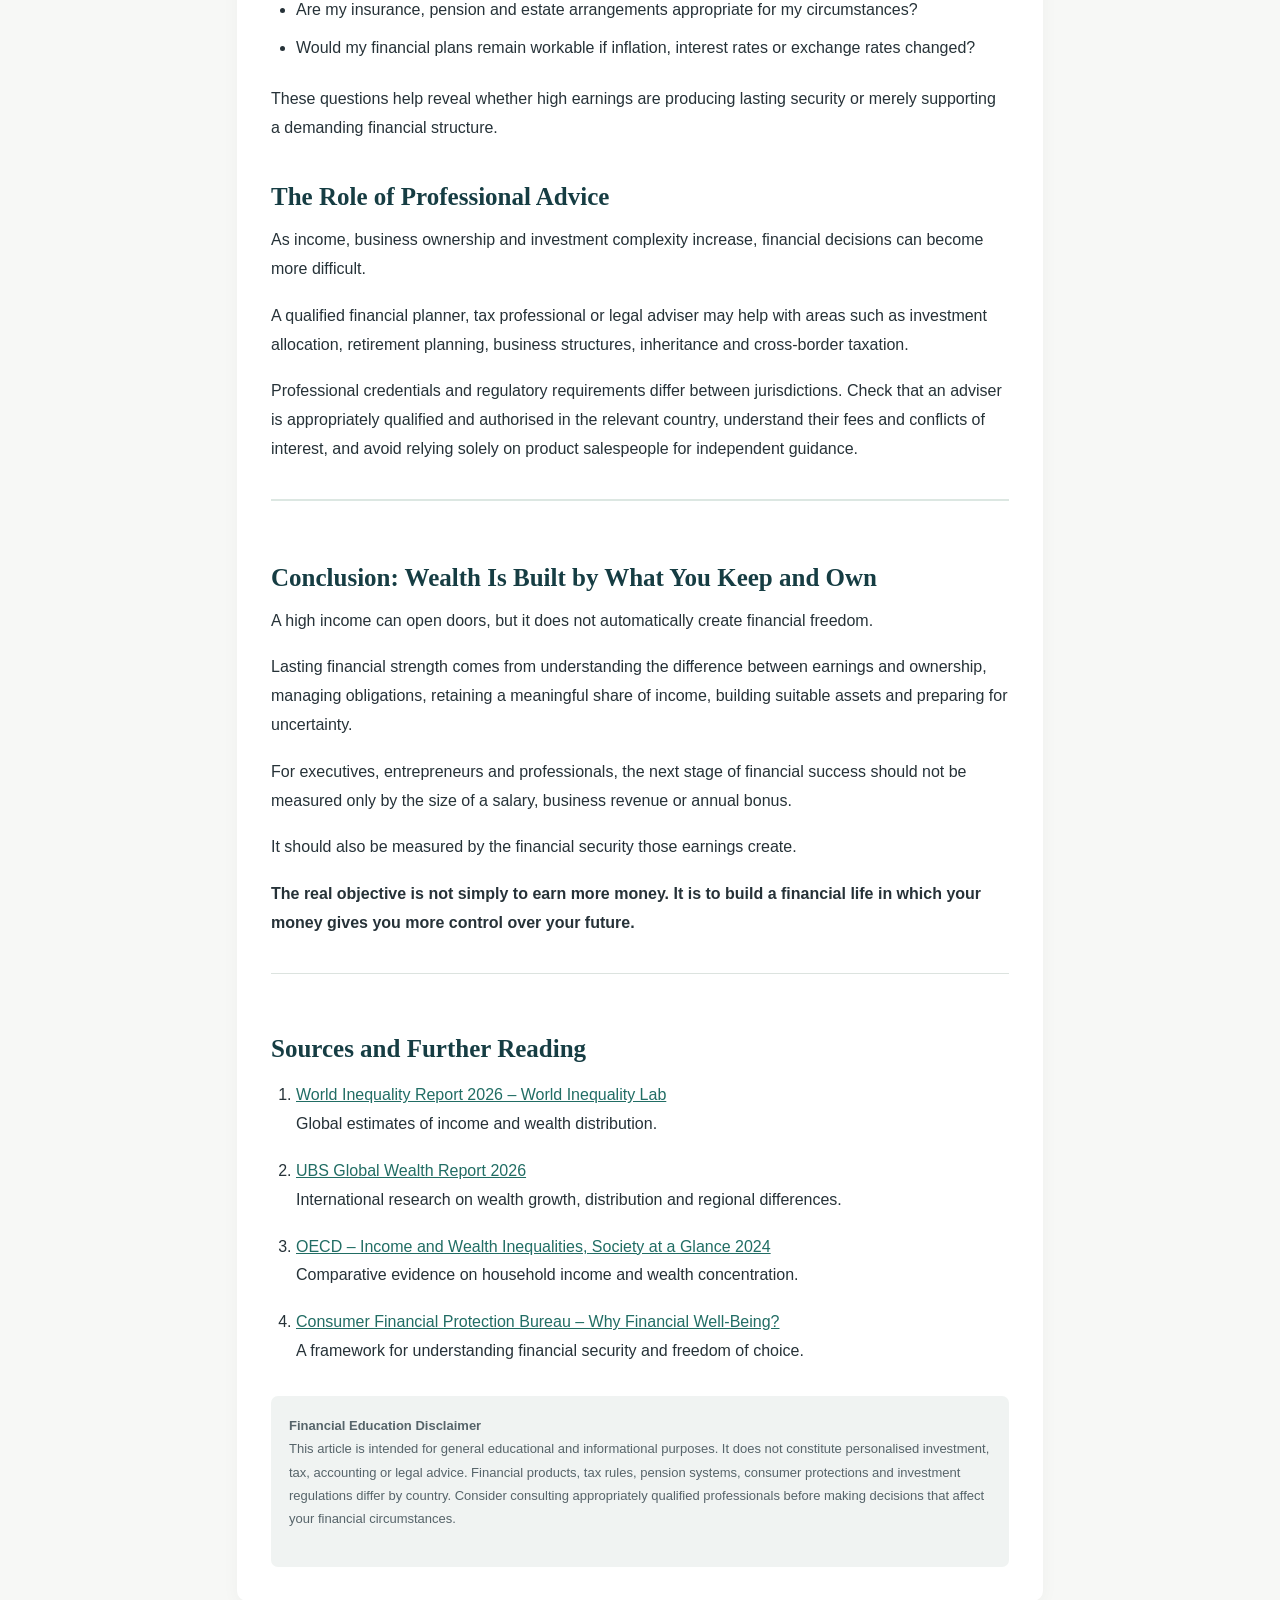
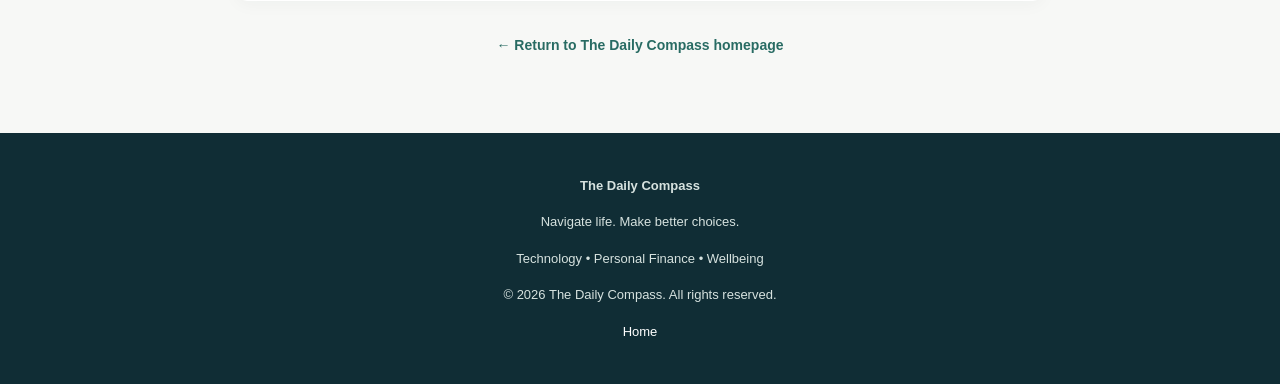
<file: the-wealth-gap-high-income-financial-freedom.html>
<!DOCTYPE html>
<html lang="en">
<head>
  <meta charset="UTF-8">
  <meta name="viewport" content="width=device-width, initial-scale=1.0">

  <title>The High-Income Trap: Why Earning More Does Not Always Make You Wealthy | The Daily Compass</title>

  <meta name="description" content="Discover why a high salary does not guarantee financial freedom, how income differs from wealth, and practical ways to turn earnings into lasting financial security.">

  <meta name="keywords" content="high income, financial freedom, wealth building, personal finance, wealth management, financial security, income versus wealth">

  <meta name="author" content="The Daily Compass">
  <meta name="robots" content="index, follow">
  <meta name="theme-color" content="#102d35">

  <style>
    * {
      box-sizing: border-box;
    }

    html {
      scroll-behavior: smooth;
    }

    body {
      margin: 0;
      font-family: Arial, Helvetica, sans-serif;
      background: #f7f8f6;
      color: #263238;
      line-height: 1.8;
    }

    header {
      background: #102d35;
      color: #ffffff;
      padding: 22px 6%;
    }

    .brand {
      font-family: Georgia, serif;
      font-size: 27px;
      font-weight: bold;
      letter-spacing: 0.3px;
      margin: 0;
    }

    .tagline {
      font-size: 13px;
      color: #d6e2df;
      margin: 3px 0 0;
    }

    nav {
      margin-top: 17px;
    }

    nav a {
      color: #ffffff;
      text-decoration: none;
      font-size: 14px;
      margin-right: 18px;
    }

    nav a:hover {
      text-decoration: underline;
    }

    main {
      max-width: 850px;
      margin: 40px auto;
      padding: 0 22px;
    }

    .back-link {
      display: inline-block;
      margin-bottom: 25px;
      color: #286b63;
      font-size: 14px;
      text-decoration: none;
      font-weight: bold;
    }

    .category {
      color: #28766c;
      font-size: 12px;
      font-weight: bold;
      letter-spacing: 2px;
      text-transform: uppercase;
      margin-bottom: 12px;
    }

    h1 {
      font-family: Georgia, "Times New Roman", serif;
      font-size: clamp(32px, 6vw, 47px);
      line-height: 1.2;
      color: #102d35;
      margin: 0 0 18px;
    }

    .standfirst {
      font-size: 19px;
      color: #53636a;
      line-height: 1.7;
      margin-bottom: 24px;
    }

    .article-meta {
      color: #718087;
      font-size: 13px;
      border-bottom: 1px solid #dce3df;
      padding-bottom: 22px;
      margin-bottom: 30px;
    }

    article {
      background: #ffffff;
      padding: 34px;
      border-radius: 10px;
      box-shadow: 0 3px 18px rgba(20, 45, 50, 0.04);
    }

    article h2 {
      font-family: Georgia, "Times New Roman", serif;
      color: #163d43;
      font-size: 25px;
      line-height: 1.35;
      margin-top: 38px;
      margin-bottom: 12px;
    }

    article h3 {
      color: #205c56;
      font-size: 19px;
      margin-top: 27px;
      margin-bottom: 8px;
    }

    article p {
      margin: 0 0 18px;
    }

    article ul,
    article ol {
      padding-left: 25px;
      margin-bottom: 22px;
    }

    article li {
      margin-bottom: 9px;
    }

    article a {
      color: #216d64;
      text-decoration: underline;
      overflow-wrap: anywhere;
    }

    .formula {
      background: #edf4f1;
      border-left: 4px solid #28766c;
      padding: 17px 20px;
      margin: 22px 0;
      font-weight: bold;
      color: #163d43;
    }

    .example {
      background: #f3f6f5;
      border-radius: 7px;
      padding: 20px;
      margin: 22px 0;
    }

    .example p:last-child {
      margin-bottom: 0;
    }

    .conclusion {
      border-top: 2px solid #dce7e2;
      margin-top: 35px;
      padding-top: 22px;
    }

    .disclaimer {
      background: #f0f3f2;
      border-radius: 7px;
      padding: 18px;
      margin-top: 30px;
      font-size: 13px;
      color: #56646a;
    }

    .sources {
      margin-top: 35px;
      padding-top: 20px;
      border-top: 1px solid #dce3df;
    }

    .sources li {
      margin-bottom: 13px;
    }

    footer {
      background: #102d35;
      color: #d6e2df;
      text-align: center;
      padding: 28px 18px;
      font-size: 13px;
      margin-top: 50px;
    }

    footer a {
      color: #ffffff;
      text-decoration: none;
    }

    @media (max-width: 600px) {
      header {
        padding: 20px;
      }

      main {
        margin: 25px auto;
        padding: 0 14px;
      }

      article {
        padding: 23px 18px;
      }

      article h2 {
        font-size: 22px;
      }

      .standfirst {
        font-size: 17px;
      }
    }
  </style>
</head>

<body>

  <header>
    <p class="brand">The Daily Compass</p>
    <p class="tagline">Navigate life. Make better choices.</p>

    <nav>
      <a href="index.html">Home</a>
      <a href="index.html">Explore our guides</a>
    </nav>
  </header>

  <main>

    <a class="back-link" href="index.html">← Back to The Daily Compass</a>

    <div class="category">Personal Finance</div>

    <h1>The High-Income Trap: Why Earning More Does Not Always Make You Wealthy</h1>

    <p class="standfirst">
      A high salary can create opportunities, but it does not automatically create wealth.
      Discover the difference between earning money and building lasting financial security.
    </p>

    <div class="article-meta">
      The Daily Compass &nbsp; | &nbsp; Personal Finance &nbsp; | &nbsp; 9-minute read
    </div>

    <article>

      <p>
        A senior executive earns an impressive salary. A successful entrepreneur runs a
        profitable company. A highly paid professional enjoys a lifestyle that appears
        to signal financial success.
      </p>

      <p>
        Yet behind the expensive purchases, international holidays and prestigious job
        titles, there may be a less comfortable reality: significant debt, limited savings,
        growing financial obligations and a future that depends almost entirely on
        continued income.
      </p>

      <p>
        This is one of the most misunderstood aspects of personal finance.
      </p>

      <p>
        <strong>Earning a lot of money and building wealth are two different achievements.</strong>
      </p>

      <p>
        Income can provide access to opportunities, comfort and financial flexibility.
        But without a deliberate strategy for managing, retaining and converting that
        income into assets, even substantial earnings can disappear as quickly as they arrive.
      </p>

      <p>
        For business leaders, executives, entrepreneurs and ambitious professionals,
        understanding this distinction is essential. The objective should not simply be
        to earn more. It should be to build a financial position that gives you greater
        control over your time, choices and future.
      </p>

      <h2>The Difference Between Income and Wealth</h2>

      <p>
        Income and wealth are connected, but they measure different things.
      </p>

      <p>
        <strong>Income is a flow of money.</strong> It represents what you receive over
        a period of time through employment, business activity, investments, rent,
        royalties or other sources.
      </p>

      <p>
        <strong>Wealth is a stock of financial value.</strong> It represents what you
        own after subtracting what you owe.
      </p>

      <div class="formula">
        Net worth = Total assets − Total liabilities
      </div>

      <p>Assets may include:</p>

      <ul>
        <li>Cash and savings.</li>
        <li>Shares, bonds and investment funds.</li>
        <li>Retirement or pension assets.</li>
        <li>Property and land.</li>
        <li>Business ownership interests.</li>
        <li>Other valuable investments.</li>
      </ul>

      <p>Liabilities may include:</p>

      <ul>
        <li>Mortgage balances.</li>
        <li>Personal and business loans for which you are personally responsible.</li>
        <li>Credit-card balances.</li>
        <li>Outstanding taxes and other financial obligations.</li>
        <li>Other debts.</li>
      </ul>

      <p>
        Consider two fictional professionals.
      </p>

      <div class="example">
        <p>
          Person A earns $20,000 a month after tax but spends $18,500. They have
          substantial loan repayments, expensive recurring commitments and relatively
          little invested.
        </p>
        <p>
          Person B earns $9,000 a month after tax but spends $4,500. They consistently
          save, manage debt carefully and invest a portion of their surplus.
        </p>
        <p>
          Person A earns more, but Person B has a greater monthly surplus relative to
          income and may be building financial resilience more quickly.
        </p>
      </div>

      <p>
        These figures are illustrative, not benchmarks. The actual outcome depends on
        living costs, family responsibilities, taxation, debt terms, investment performance
        and other circumstances.
      </p>

      <p>
        The important point is that income describes what comes in; wealth reflects
        what remains and what has been accumulated over time.
      </p>

      <h2>Why a High Income Does Not Guarantee Financial Freedom</h2>

      <p>
        A high income can make wealth-building easier, but it does not make it automatic.
        Several factors can prevent earnings from translating into lasting financial security.
      </p>

      <h3>1. Lifestyle Inflation Consumes Rising Earnings</h3>

      <p>
        Lifestyle inflation occurs when spending increases as income increases.
      </p>

      <p>
        A promotion leads to a more expensive home. A successful business year brings
        a luxury vehicle. Higher earnings create expectations of more frequent travel,
        premium services and larger social commitments.
      </p>

      <p>
        None of these purchases is automatically irresponsible. People should be able
        to enjoy the results of their work.
      </p>

      <p>
        The problem arises when every increase in income produces a corresponding
        increase in spending.
      </p>

      <p>
        For example, imagine a professional receives a 25% pay increase. Instead of
        directing part of that increase towards savings, debt reduction or investments,
        they upgrade several aspects of their lifestyle until almost the entire increase
        is absorbed.
      </p>

      <p>
        Their income has improved, but their financial position may barely have changed.
      </p>

      <p>
        The solution is to make a decision about additional income before spending it.
        A predetermined portion can go towards long-term goals, while the remainder
        can support lifestyle improvements.
      </p>

      <h3>2. Debt Can Make Apparent Wealth Misleading</h3>

      <p>
        A person may own an expensive house, drive a premium vehicle and have access
        to substantial credit. These things can create an impression of wealth.
      </p>

      <p>
        However, ownership and financial strength are not the same.
      </p>

      <p>
        Someone who owns a property worth $800,000 but owes $650,000 against it has
        $150,000 in property equity before transaction costs and other adjustments.
      </p>

      <p>
        The property is valuable, but the outstanding debt still matters.
      </p>

      <p>
        Debt is not necessarily harmful. A carefully structured mortgage or business
        loan can finance an asset or productive activity. The risk depends on its cost,
        repayment terms, purpose and the borrower's ability to meet obligations.
      </p>

      <p>
        Problems emerge when borrowing finances recurring consumption without
        creating a sustainable way to repay it.
      </p>

      <p>
        A useful question is not simply, "How much can I borrow?"
        It is, "How much debt can I comfortably service without compromising my
        other financial priorities?"
      </p>

      <h3>3. High Earnings Can Create Expensive Obligations</h3>

      <p>
        Some high-income individuals have financial responsibilities that grow alongside
        their success.
      </p>

      <ul>
        <li>Supporting extended family members.</li>
        <li>Paying school or university fees.</li>
        <li>Maintaining multiple properties.</li>
        <li>Managing employees and business commitments.</li>
        <li>Supporting relatives across different countries.</li>
        <li>Meeting professional and social expectations.</li>
      </ul>

      <p>
        These responsibilities can be meaningful and important. However, they should
        be recognised in financial planning rather than treated as occasional surprises.
      </p>

      <p>
        A person who earns considerably more than the average worker may still have
        little financial flexibility if nearly all their income is already committed.
      </p>

      <h3>4. Depending on One Income Source Creates Vulnerability</h3>

      <p>
        A highly paid executive may depend on a single employer. A successful entrepreneur
        may rely on one company. A professional may earn most of their income from one client.
      </p>

      <p>
        Even when earnings are high, this concentration creates exposure.
      </p>

      <p>
        A redundancy, business downturn, illness, industry disruption or loss of a major
        client could significantly affect the person's financial position.
      </p>

      <p>
        This does not mean everyone needs multiple jobs or businesses. It means recognising
        the difference between a high income and a resilient financial structure.
      </p>

      <p>
        Resilience can come from adequate emergency reserves, appropriate insurance,
        diversified investments, pension arrangements and, where practical, additional
        sources of income.
      </p>

      <h3>5. Wealth May Be Concentrated in Assets That Are Difficult to Access</h3>

      <p>
        A person can have a high net worth and still experience cash-flow problems.
      </p>

      <p>
        For example, an entrepreneur may own a valuable business and several properties
        but have limited money available for immediate expenses.
      </p>

      <p>
        Selling a property or part of a business may take time. It may involve taxes,
        transaction costs, legal procedures or unfavourable market conditions.
      </p>

      <p>This is why it is important to distinguish between:</p>

      <ul>
        <li><strong>Net worth:</strong> The value of assets minus liabilities.</li>
        <li><strong>Liquid assets:</strong> Money and investments that can be accessed or converted into cash relatively easily.</li>
        <li><strong>Cash flow:</strong> Money entering and leaving your finances over a given period.</li>
      </ul>

      <p>
        A strong financial position should consider all three.
      </p>

      <h2>The Global Wealth Gap: Why Ownership Matters</h2>

      <p>
        The difference between earning income and accumulating wealth is not merely
        a personal budgeting issue. It is also visible in the distribution of wealth
        around the world.
      </p>

      <p>
        The <em>World Inequality Report 2026</em> estimates that, in 2025, the richest
        10% of the global population received approximately 53% of total income and
        owned 75% of global wealth. By comparison, the bottom 50% received about 8%
        of income and owned around 2% of wealth.
      </p>

      <p>
        These are global estimates, not a description of every country's distribution.
        The report's income measure is calculated after pensions and unemployment
        benefits but before taxes and transfers.
      </p>

      <p>
        The distinction is important: wealth is even more concentrated than income.
      </p>

      <p>
        Why?
      </p>

      <p>
        Because income can be spent, while accumulated assets can potentially generate
        further income, appreciate in value or provide ownership of productive economic activity.
      </p>

      <p>
        A person who owns shares in a profitable company may benefit from dividends
        or increases in share value. A property owner may receive rental income and
        potentially benefit from appreciation. A business owner may build an enterprise
        whose value extends beyond their own working hours.
      </p>

      <p>
        These outcomes are not guaranteed. Investments can lose value, property markets
        can decline and businesses can fail. But ownership creates a route to participate
        in the value generated by assets rather than relying exclusively on payment for labour.
      </p>

      <p>
        The UBS <em>Global Wealth Report 2026</em> also highlights the difference between
        average and median wealth outcomes. Although global personal wealth rose by
        10.8% in US-dollar terms during 2025, the report notes that gains were uneven
        and that average wealth and median outcomes have diverged since 2020.
      </p>

      <p>
        In other words, a rising global average does not mean that every household
        experienced comparable improvements.
      </p>

      <p>
        For individuals, the lesson is clear: a headline income figure or an impressive
        average does not tell the whole story. The distribution of assets, debt and
        financial security matters.
      </p>

      <h2>What Financial Freedom Actually Means</h2>

      <p>
        Financial freedom is often presented as having enough money to stop working
        permanently.
      </p>

      <p>
        For some people, that may be the ultimate objective. But financial freedom can
        also mean having enough financial stability to make meaningful choices without
        every decision being dictated by the next payday.
      </p>

      <p>
        The US Consumer Financial Protection Bureau describes financial well-being
        through four elements:
      </p>

      <ol>
        <li>Control over day-to-day and month-to-month finances.</li>
        <li>The ability to absorb an unexpected financial shock.</li>
        <li>Progress towards financial goals.</li>
        <li>The freedom to make choices that allow a person to enjoy life.</li>
      </ol>

      <p>
        Although this framework was developed by a US financial regulator, its underlying
        principles are useful for thinking about financial well-being internationally.
        It is not a universal legal or regulatory standard.
      </p>

      <p>
        A financially secure person may still choose to work, grow a company or pursue
        ambitious professional goals. The difference is that work becomes more of a
        choice and less of an immediate financial necessity.
      </p>

      <h2>How to Turn a High Income Into Lasting Wealth</h2>

      <p>
        Building wealth requires more than earning power. It requires a system that
        converts income into financial strength.
      </p>

      <h3>1. Calculate Your Actual Financial Position</h3>

      <p>
        Start with a realistic assessment of what you own and what you owe.
      </p>

      <p>Create a personal balance sheet listing:</p>

      <ul>
        <li>Bank balances and cash savings.</li>
        <li>Investment accounts.</li>
        <li>Pension or retirement assets.</li>
        <li>Property and other significant assets.</li>
        <li>Outstanding loans and other liabilities.</li>
      </ul>

      <p>
        Use reasonable current valuations rather than optimistic estimates.
      </p>

      <p>
        Subtract liabilities from assets to calculate your net worth.
      </p>

      <p>
        Repeat this exercise periodically. The objective is to understand whether your
        overall financial position is improving, not simply whether your salary has increased.
      </p>

      <h3>2. Measure the Gap Between Income and Spending</h3>

      <p>
        Your monthly surplus is one of the most useful indicators of your financial capacity.
      </p>

      <div class="formula">
        Monthly surplus = After-tax income − Total monthly outgoings
      </div>

      <p>
        Include essential spending, debt repayments, insurance, family support,
        subscriptions and discretionary purchases.
      </p>

      <p>
        If your income is increasing but your surplus remains unchanged, it may be
        time to examine where additional money is going.
      </p>

      <p>
        One useful measure is your savings and investment rate:
      </p>

      <div class="formula">
        Savings and investment rate = Money saved and invested ÷ After-tax income × 100
      </div>

      <p>
        For example, if your after-tax monthly income is $10,000 and you save or invest
        $2,000, your rate is 20%.
      </p>

      <p>
        This is a tracking measure, not a universal target. The appropriate rate depends
        on income stability, age, responsibilities, financial goals and local living costs.
      </p>

      <h3>3. Build an Emergency Reserve</h3>

      <p>
        An emergency reserve helps protect your long-term plans from short-term disruptions.
      </p>

      <p>
        It can provide support when income is interrupted, unexpected medical or household
        costs arise, or a business experiences a temporary downturn.
      </p>

      <p>
        The appropriate amount depends on your circumstances.
      </p>

      <p>
        A salaried employee with stable earnings may have different needs from a
        self-employed professional whose income fluctuates. A business owner should
        also distinguish personal emergency savings from business working capital.
      </p>

      <p>
        Keep emergency money accessible and consider the effects of inflation, currency
        risk and deposit protection arrangements in your country.
      </p>

      <h3>4. Manage Expensive Debt Strategically</h3>

      <p>
        Review all outstanding debt, including its interest rate, repayment schedule,
        currency and purpose.
      </p>

      <p>
        High-cost consumer debt can consume money that might otherwise be used to
        build assets.
      </p>

      <p>
        Prioritising expensive debt repayment can be an important step towards financial
        stability, although the best approach depends on contractual terms, emergency
        savings and other obligations.
      </p>

      <p>
        For business owners, avoid assuming that all borrowing is bad. Productive borrowing
        may support expansion, equipment or working capital. However, it should be
        supported by realistic cash-flow projections and a clear repayment strategy.
      </p>

      <h3>5. Build Ownership Beyond Your Salary</h3>

      <p>
        Long-term wealth-building often involves acquiring and maintaining assets.
      </p>

      <p>
        Depending on your goals, risk tolerance, jurisdiction and financial circumstances,
        these may include:
      </p>

      <ul>
        <li>Diversified shares and investment funds.</li>
        <li>Government or corporate bonds.</li>
        <li>Pension and retirement investments.</li>
        <li>Property.</li>
        <li>Ownership in a business.</li>
        <li>Other appropriately researched assets.</li>
      </ul>

      <p>
        Each asset has different risks, costs, tax treatment, liquidity characteristics
        and time horizons.
      </p>

      <p>
        Avoid investing simply because an opportunity is popular or someone promises
        exceptional returns. Understand what you own, how it may generate value,
        what could cause a loss and how easily you can access your money.
      </p>

      <p>
        Diversification can help reduce dependence on one investment, company, industry
        or market, but it does not eliminate investment risk.
      </p>

      <h3>6. Protect the Wealth You Are Building</h3>

      <p>
        Financial progress can be undermined by risks that are not always visible in
        a monthly budget.
      </p>

      <p>
        Depending on personal circumstances and local availability, protection may involve:
      </p>

      <ul>
        <li>Appropriate health and life insurance.</li>
        <li>Disability or income-protection cover.</li>
        <li>Property and business insurance.</li>
        <li>Clear business and personal financial boundaries.</li>
        <li>Estate planning and beneficiary arrangements.</li>
        <li>Secure financial records and fraud-prevention measures.</li>
      </ul>

      <p>
        Tax, insurance, pension and inheritance rules vary considerably between countries.
        Cross-border assets and family arrangements may require professional advice
        in more than one jurisdiction.
      </p>

      <h2>A Practical Example: Two Different Approaches to Success</h2>

      <p>
        Consider two fictional business professionals, each earning the equivalent
        of $15,000 per month after tax.
      </p>

      <div class="example">
        <p><strong>Professional A</strong></p>
        <ul>
          <li>Monthly income: $15,000</li>
          <li>Monthly spending: $13,500</li>
          <li>Monthly surplus: $1,500</li>
          <li>Surplus rate: 10%</li>
          <li>Approach: Lifestyle-led</li>
        </ul>

        <p><strong>Professional B</strong></p>
        <ul>
          <li>Monthly income: $15,000</li>
          <li>Monthly spending: $9,000</li>
          <li>Monthly surplus: $6,000</li>
          <li>Surplus rate: 40%</li>
          <li>Approach: Wealth-building focused</li>
        </ul>
      </div>

      <p>
        Professional A has a high income but commits most of it to lifestyle expenses.
      </p>

      <p>
        Professional B also enjoys a comfortable lifestyle but has created more room
        for savings, debt reduction and investment.
      </p>

      <p>
        If both maintain their respective patterns, Professional B has more capacity
        to build financial reserves and acquire assets.
      </p>

      <p>
        This example does not predict investment returns or account for differences
        in taxes, family needs, existing assets or future emergencies. It simply illustrates
        how two people with identical incomes can develop very different financial positions.
      </p>

      <p>
        The important difference is not necessarily who earns more. It is how deliberately
        each person manages the money they receive.
      </p>

      <h2>The Questions High Earners Should Ask Themselves</h2>

      <p>
        A financial review should go beyond salary and annual bonuses.
      </p>

      <p>Consider these questions:</p>

      <ul>
        <li>If my main source of income stopped tomorrow, how long could I meet my essential expenses?</li>
        <li>What proportion of my after-tax income is retained rather than spent?</li>
        <li>How much of my net worth is held in assets that I can access without significant delay or loss?</li>
        <li>Am I accumulating assets, or mainly financing a more expensive lifestyle?</li>
        <li>How dependent is my financial position on one employer, business, client or investment?</li>
        <li>Are my insurance, pension and estate arrangements appropriate for my circumstances?</li>
        <li>Would my financial plans remain workable if inflation, interest rates or exchange rates changed?</li>
      </ul>

      <p>
        These questions help reveal whether high earnings are producing lasting security
        or merely supporting a demanding financial structure.
      </p>

      <h2>The Role of Professional Advice</h2>

      <p>
        As income, business ownership and investment complexity increase, financial
        decisions can become more difficult.
      </p>

      <p>
        A qualified financial planner, tax professional or legal adviser may help with
        areas such as investment allocation, retirement planning, business structures,
        inheritance and cross-border taxation.
      </p>

      <p>
        Professional credentials and regulatory requirements differ between jurisdictions.
        Check that an adviser is appropriately qualified and authorised in the relevant
        country, understand their fees and conflicts of interest, and avoid relying solely
        on product salespeople for independent guidance.
      </p>

      <div class="conclusion">
        <h2>Conclusion: Wealth Is Built by What You Keep and Own</h2>

        <p>
          A high income can open doors, but it does not automatically create financial freedom.
        </p>

        <p>
          Lasting financial strength comes from understanding the difference between
          earnings and ownership, managing obligations, retaining a meaningful share
          of income, building suitable assets and preparing for uncertainty.
        </p>

        <p>
          For executives, entrepreneurs and professionals, the next stage of financial
          success should not be measured only by the size of a salary, business revenue
          or annual bonus.
        </p>

        <p>
          It should also be measured by the financial security those earnings create.
        </p>

        <p>
          <strong>
            The real objective is not simply to earn more money. It is to build a financial
            life in which your money gives you more control over your future.
          </strong>
        </p>
      </div>

      <div class="sources">
        <h2>Sources and Further Reading</h2>

        <ol>
          <li>
            <a href="https://wir2026.wid.world/" target="_blank" rel="noopener noreferrer">
              World Inequality Report 2026 – World Inequality Lab
            </a>
            <p>Global estimates of income and wealth distribution.</p>
          </li>

          <li>
            <a href="https://www.ubs.com/global/en/wealthmanagement/insights/global-wealth-report.html" target="_blank" rel="noopener noreferrer">
              UBS Global Wealth Report 2026
            </a>
            <p>International research on wealth growth, distribution and regional differences.</p>
          </li>

          <li>
            <a href="https://www.oecd.org/en/publications/2024/06/society-at-a-glance-2024_08001b73/full-report/income-and-wealth-inequalities_7ac4178f.html" target="_blank" rel="noopener noreferrer">
              OECD – Income and Wealth Inequalities, Society at a Glance 2024
            </a>
            <p>Comparative evidence on household income and wealth concentration.</p>
          </li>

          <li>
            <a href="https://www.consumerfinance.gov/consumer-tools/financial-well-being/about/" target="_blank" rel="noopener noreferrer">
              Consumer Financial Protection Bureau – Why Financial Well-Being?
            </a>
            <p>A framework for understanding financial security and freedom of choice.</p>
          </li>
        </ol>
      </div>

      <div class="disclaimer">
        <strong>Financial Education Disclaimer</strong>
        <p>
          This article is intended for general educational and informational purposes.
          It does not constitute personalised investment, tax, accounting or legal advice.
          Financial products, tax rules, pension systems, consumer protections and
          investment regulations differ by country. Consider consulting appropriately
          qualified professionals before making decisions that affect your financial circumstances.
        </p>
      </div>

    </article>

    <p style="text-align:center; margin-top:30px;">
      <a class="back-link" href="index.html">← Return to The Daily Compass homepage</a>
    </p>

  </main>

  <footer>
    <p><strong>The Daily Compass</strong></p>
    <p>Navigate life. Make better choices.</p>
    <p>Technology • Personal Finance • Wellbeing</p>
    <p>© 2026 The Daily Compass. All rights reserved.</p>
    <p><a href="index.html">Home</a></p>
  </footer>

</body>
</html>
</file>
<file: styles.css>
@import url('https://fonts.googleapis.com/css2?family=DM+Sans:wght@400;500;600;700&family=Playfair+Display:ital,wght@0,600;0,700;1,600;1,700&display=swap');
:root{--navy:#10243a;--navy2:#1b3853;--cream:#f7f4ed;--paper:#fffdf8;--gold:#c6a56b;--ink:#1d2935;--muted:#687582;--line:#e6e0d5}
*{box-sizing:border-box}html{scroll-behavior:smooth}body{margin:0;background:var(--paper);color:var(--ink);font-family:"DM Sans",Arial,sans-serif;line-height:1.65}a{color:inherit;text-decoration:none}.site-header{height:auto;min-height:82px;padding:17px clamp(20px,6vw,88px);display:flex;align-items:center;justify-content:space-between;gap:24px;background:var(--paper);border-bottom:1px solid var(--line);position:sticky;top:0;z-index:10}.brand{display:flex;align-items:center;gap:10px;color:var(--navy)}.brand span{display:flex;flex-direction:column;line-height:1.25}.brand strong{font-family:"Playfair Display",Georgia,serif;font-size:18px}.brand small{font-size:10px;letter-spacing:.08em;text-transform:uppercase;color:var(--muted);margin-top:4px}.nav{display:flex;gap:clamp(16px,3vw,38px);font-size:13px;font-weight:600;color:#43515e}.nav a:hover{color:#a47f43}.menu-toggle{display:none;background:none;border:0;font-size:24px;color:var(--navy)}.hero{background:var(--navy);color:white;min-height:520px;padding:76px clamp(22px,9vw,130px);display:grid;grid-template-columns:1.15fr .85fr;align-items:center;gap:48px;overflow:hidden}.eyebrow{font-size:10px;letter-spacing:.19em;text-transform:uppercase;font-weight:700;color:#a47f43;margin:0 0 16px}.hero .eyebrow{color:#d7bd8c}.hero h1{font-family:"Playfair Display",Georgia,serif;font-size:clamp(42px,6vw,72px);line-height:1.08;letter-spacing:-.03em;margin:0 0 24px}.hero h1 em{color:#d7bd8c;font-weight:600}.hero-text{max-width:550px;color:#d4dce3;font-size:16px;margin:0 0 30px}.button{display:inline-flex;align-items:center;gap:18px;background:var(--gold);color:#17283a;padding:13px 20px;font-size:13px;font-weight:700;border-radius:2px}.button:hover{background:#ddc18f}.hero-art{height:340px;max-width:420px;width:100%;justify-self:center;position:relative;display:grid;place-items:center}.sun{width:170px;height:170px;border-radius:50%;background:linear-gradient(145deg,#e1c795,#a9824c);box-shadow:0 0 90px #c6a56b44}.orbit{position:absolute;border:1px solid #d9c49a88;border-radius:50%;width:280px;height:280px;transform:rotate(-28deg) scaleY(.55)}.orbit-two{width:370px;height:370px;transform:rotate(38deg) scaleY(.48)}.compass-mark{position:absolute;color:var(--navy);font-size:100px;text-shadow:0 1px 0 #fff7}.art-label{position:absolute;color:#e6d7bb;font-size:10px;letter-spacing:.15em;text-transform:uppercase}.label-top{top:12px;right:2px}.label-bottom{bottom:8px;left:0}.section{padding:78px clamp(22px,9vw,130px)}.intro{text-align:center;max-width:850px;margin:auto}.intro h2,.about h2,.quote-band h2,.contact-strip h2{font-family:"Playfair Display",Georgia,serif;font-size:clamp(30px,4vw,46px);line-height:1.18;color:var(--navy);margin:0 0 18px}.section-lead{max-width:650px;margin:0 auto;color:var(--muted);font-size:16px}.topics{padding-top:12px;display:grid;grid-template-columns:repeat(3,1fr);gap:18px}.topic-card{padding:30px 28px 28px;min-height:320px;border:1px solid var(--line);background:#fff}.topic-card.tech{border-top:4px solid #557b94}.topic-card.money{border-top:4px solid var(--gold)}.topic-card.wellness{border-top:4px solid #799486}.topic-icon{width:46px;height:46px;border-radius:50%;display:grid;place-items:center;background:var(--cream);color:var(--navy);font-size:24px;margin-bottom:26px}.topic-card h3{font-family:"Playfair Display",Georgia,serif;color:var(--navy);font-size:24px;line-height:1.2;margin:0 0 13px}.topic-card p:not(.eyebrow){font-size:13px;color:var(--muted);margin:0 0 22px}.topic-card .eyebrow{margin-bottom:10px}.coming{font-size:10px;text-transform:uppercase;letter-spacing:.13em;font-weight:700;color:#9a7844}.quote-band{background:var(--cream);text-align:center;padding:70px 22px}.quote-band h2{max-width:650px;margin:0 auto 14px}.quote-band>p:last-child{max-width:600px;margin:auto;color:var(--muted)}.about{display:grid;grid-template-columns:.8fr 1.2fr;gap:60px;align-items:start}.about>p{margin:0;color:var(--muted);font-size:15px}.contact-strip{background:var(--navy2);color:white;padding:48px clamp(22px,9vw,130px);display:flex;align-items:center;justify-content:space-between;gap:36px}.contact-strip h2{color:white;max-width:560px;font-size:32px;margin:0}.contact-strip>p{max-width:330px;color:#d6e0e6;font-size:14px}.footer{padding:30px clamp(22px,6vw,88px);display:grid;grid-template-columns:1fr auto;gap:14px;align-items:center;background:#0b1b2b;color:#c8d1d8}.footer-brand{color:white}.footer-brand small{color:#aab6c0}.footer>p{font-size:11px;margin:0}.footer .disclaimer{grid-column:1/-1;color:#9eabb6;border-top:1px solid #ffffff22;padding-top:15px}
@media(max-width:760px){.site-header{padding:14px 18px}.menu-toggle{display:block}.nav{display:none;position:absolute;top:72px;left:0;right:0;background:var(--paper);padding:18px 22px 24px;border-bottom:1px solid var(--line);flex-direction:column;gap:16px}.nav.open{display:flex}.hero{grid-template-columns:1fr;padding:58px 24px 38px;gap:8px}.hero-art{height:245px;max-width:320px}.sun{width:125px;height:125px}.orbit{width:220px;height:220px}.orbit-two{width:290px;height:290px}.compass-mark{font-size:76px}.topics{grid-template-columns:1fr;padding:8px 22px 58px}.topic-card{min-height:0}.section{padding:60px 22px}.about{grid-template-columns:1fr;gap:16px}.contact-strip{display:block;padding:42px 22px}.contact-strip>p{margin:18px 0 0}.footer{grid-template-columns:1fr}.footer .disclaimer{grid-column:1}.footer>p{line-height:1.5}}
</file>
